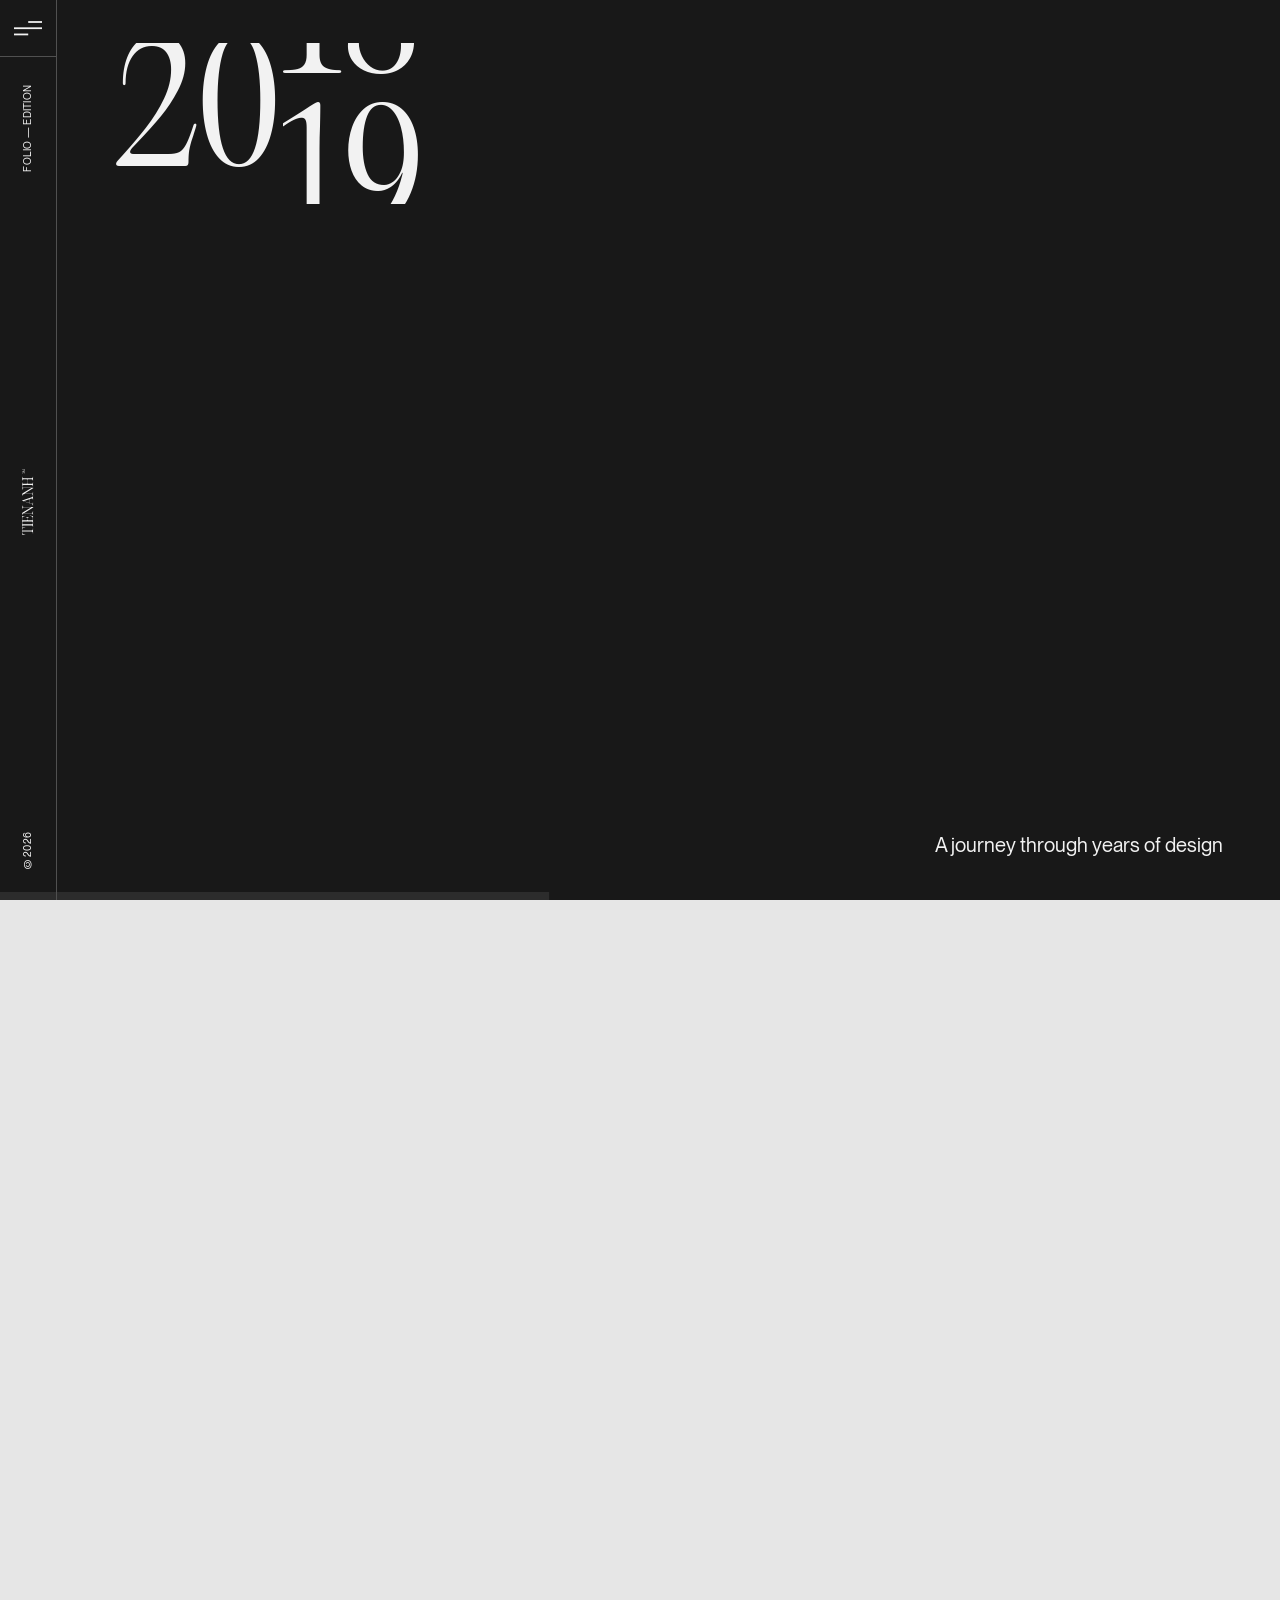
<file: index.html>
<!DOCTYPE html><html lang="en"> <head><meta charset="UTF-8"><meta name="viewport" content="width=device-width"><link rel="icon" type="image/png" href="/_astro/favicon.Dzio11Ed.png?v=2"><meta name="description" content="Independent designer crafting digital products, brand experiences, and thoughtful interactions."><meta property="og:title" content="Tien Anh ─ Independent Designer"><meta property="og:description" content="Independent designer crafting digital products, brand experiences, and thoughtful interactions."><meta property="og:image" content="/_astro/social-share.6vvvIo3Z.png"><meta property="og:type" content="website"><meta name="twitter:card" content="summary_large_image"><meta name="twitter:title" content="Tien Anh ─ Independent Designer"><meta name="twitter:description" content="Independent designer crafting digital products, brand experiences, and thoughtful interactions."><meta name="twitter:image" content="/_astro/social-share.6vvvIo3Z.png"><meta name="generator" content="Astro v6.3.1"><title>Tien Anh ─ Independent Designer</title><script>
      if ("scrollRestoration" in history) {
        history.scrollRestoration = "manual";
      }
      window.scrollTo(0, 0);
    </script><style>@media(min-width:768px){[data-astro-cid-p35cuy7o][data-work-image]{will-change:transform,opacity}[data-astro-cid-p35cuy7o][data-work-item-arrow]{transform:translate(calc(-1 * var(--scale)),calc(1 * var(--scale))) scale(.6);transform-origin:left bottom;transition:opacity .3s ease-out,transform .45s cubic-bezier(.22,1,.36,1);will-change:transform,opacity}[data-astro-cid-p35cuy7o][data-work-item-index]:is(:hover,:focus-within) [data-astro-cid-p35cuy7o][data-work-item-arrow]{opacity:1!important;transform:translate(0) scale(1)}}[data-section=loading] [data-name-line-text]>.word:first-child{margin:-.18em -.24em -.24em -.18em;padding:.18em .24em .24em .18em}
</style>
<link rel="stylesheet" href="/_astro/global.BvueZpQ-.css">
<style>@media(min-width:768px)and (max-width:1024px)and (orientation:portrait){.tablet-orientation-notice[data-astro-cid-ggzamrjs]{display:flex}}
</style></head> <body class="overflow-x-hidden antialiased"> <!-- Figma Header - Mobile 390×64 (node 1366:1935); desktop rail unchanged at md: --><header class="fixed z-[110] opacity-0 inset-x-0 top-0 flex w-full flex-row items-center justify-between border-b border-(--header-border) bg-(--header-bg) text-(--header-text) px-5 py-4 md:inset-x-auto md:inset-y-0 md:left-0 md:right-auto md:bottom-0 md:w-16 md:flex-col md:items-center md:justify-start md:px-0 md:py-0 md:border-b-0 md:border-r" style="--header-bg: transparent; --header-text: #f2f2f2; --header-border: #505050" data-intro-header aria-label="Global site header"> <div class="pointer-events-none absolute -bottom-px left-0 z-10 h-px w-full origin-left bg-[#8A8178] will-change-transform md:top-0 md:bottom-auto md:h-dvh md:w-[calc(0.3_*_var(--scale))] md:origin-top" data-header-scroll-progress aria-hidden="true"></div> <a href="/" class="block w-15 shrink-0 text-(--header-text) md:hidden" aria-label="Back to home"> <svg class="block w-full" viewBox="0 0 60 27" fill="none" xmlns="http://www.w3.org/2000/svg"> <path d="M55.0061 1.0515C54.9777 0.987125 54.9386 0.954936 54.889 0.954936C54.8464 0.954936 54.8251 0.987125 54.8251 1.0515V3.62661C54.8251 4.03434 54.8854 4.30973 55.0061 4.45279C55.1339 4.5887 55.3255 4.65665 55.5811 4.65665C55.645 4.65665 55.6769 4.68169 55.6769 4.73176C55.6769 4.79614 55.645 4.82833 55.5811 4.82833C55.4178 4.82833 55.2439 4.8176 55.0593 4.79614C54.9032 4.78183 54.7931 4.77468 54.7292 4.77468C54.6653 4.77468 54.5482 4.78183 54.3779 4.79614C54.2004 4.8176 54.03 4.82833 53.8667 4.82833C53.8029 4.82833 53.7709 4.79614 53.7709 4.73176C53.7709 4.67454 53.8029 4.64592 53.8667 4.64592C54.1294 4.64592 54.3211 4.57797 54.4417 4.44206C54.5695 4.30615 54.6334 4.03434 54.6334 3.62661V0.997854C54.6334 0.718884 54.5908 0.522175 54.5056 0.407726C54.4275 0.293276 54.2891 0.236051 54.0904 0.236051L52.8445 0.236051C52.6813 0.236051 52.5996 0.346925 52.5996 0.56867V3.61588C52.5925 4.0236 52.6635 4.299 52.8126 4.44206C52.9688 4.57797 53.203 4.64592 53.5154 4.64592C53.5934 4.64592 53.6325 4.67454 53.6325 4.73176C53.6325 4.79614 53.5934 4.82833 53.5154 4.82833C53.3166 4.82833 53.1036 4.8176 52.8765 4.79614C52.6067 4.78183 52.4293 4.77468 52.3441 4.77468H52.2483C52.1418 4.77468 51.9324 4.78183 51.62 4.79614C51.2793 4.81044 51.0308 4.8176 50.8747 4.8176C50.7824 4.8176 50.7362 4.78898 50.7362 4.73176C50.7362 4.67454 50.7788 4.64592 50.864 4.64592C51.2402 4.64592 51.5171 4.57797 51.6946 4.44206C51.872 4.299 51.9608 4.0236 51.9608 3.61588V0.56867C51.9608 0.461374 51.9395 0.379114 51.8969 0.321889C51.8543 0.264664 51.7904 0.236051 51.7052 0.236051L50.9385 0.236051C50.7256 0.236051 50.5659 0.343348 50.4594 0.55794C50.36 0.772532 50.2606 1.13376 50.1612 1.64163C50.1541 1.71316 50.1187 1.74893 50.0548 1.74893C50.0122 1.74893 49.9944 1.70243 50.0015 1.60944L50.0228 1.38412C50.037 1.26967 50.0512 1.10873 50.0654 0.901288L50.0548 0.504292C50.0477 0.439914 50.0441 0.350501 50.0441 0.236051C50.0441 0.178827 50.0583 0.128755 50.0867 0.0858367C50.1151 0.0357653 50.1541 0.0107297 50.2038 0.0107297C50.2535 0.0107297 50.3423 0.0178831 50.47 0.0321891C50.6262 0.0464955 50.7753 0.0536484 50.9173 0.0536484L54.9954 0.0536484C55.1019 0.0536484 55.1871 0.0751082 55.251 0.118027C55.322 0.153792 55.3788 0.232476 55.4214 0.354078L56.795 3.92704C56.8021 3.96281 56.8304 3.98069 56.8801 3.98069C56.9156 3.98069 56.944 3.96638 56.9653 3.93777L58.4454 0.332619C58.4951 0.21817 58.5377 0.143062 58.5732 0.107297C58.6158 0.0715315 58.6832 0.0536484 58.7755 0.0536484L58.9458 0.0536484C59.0168 0.0536484 59.1659 0.0464955 59.3931 0.0321891C59.5634 0.0107297 59.7338 0 59.9042 0C59.9397 0 59.9645 0.00715298 59.9787 0.0214594C59.9929 0.0286124 60 0.0500713 60 0.0858367C60 0.143061 59.9716 0.171674 59.9148 0.171674C59.6522 0.171674 59.457 0.243205 59.3292 0.386266C59.2085 0.522175 59.1482 0.793992 59.1482 1.20172V3.62661C59.1482 4.03434 59.2085 4.30973 59.3292 4.45279C59.457 4.5887 59.6522 4.65665 59.9148 4.65665C59.9716 4.65665 60 4.68169 60 4.73176C60 4.76753 59.9929 4.79256 59.9787 4.80687C59.9645 4.82117 59.9397 4.82833 59.9042 4.82833C59.7409 4.82833 59.567 4.8176 59.3824 4.79614C59.1553 4.78183 59.0097 4.77468 58.9458 4.77468H58.7009C58.63 4.77468 58.4809 4.78183 58.2537 4.79614C58.0834 4.8176 57.913 4.82833 57.7426 4.82833C57.7071 4.82833 57.6823 4.82117 57.6681 4.80687C57.6539 4.79256 57.6468 4.76753 57.6468 4.73176C57.6468 4.67454 57.6752 4.64592 57.732 4.64592C57.9946 4.64592 58.1863 4.57797 58.307 4.44206C58.4347 4.30615 58.4986 4.03434 58.4986 3.62661V1.0515C58.4986 0.994278 58.4809 0.965666 58.4454 0.965666C58.4099 0.965666 58.378 0.994278 58.3496 1.0515L56.7311 4.91416C56.7098 4.97139 56.6707 5 56.6139 5C56.5642 5 56.5287 4.97139 56.5075 4.91416L55.0061 1.0515Z" fill="currentColor"></path> <path d="M6.208 25.824Q4.832 25.920 3.488 25.920Q3.200 25.920 3.088 25.856Q2.976 25.792 2.976 25.632Q2.976 25.376 3.456 25.376Q5.504 25.376 6.496 24.768Q7.488 24.160 7.488 22.336L7.488 1.664Q7.488 1.152 7.232 0.880Q6.976 0.608 6.528 0.608L4.544 0.608Q2.848 0.608 1.920 2.256Q0.992 3.904 0.640 7.072Q0.608 7.328 0.544 7.440Q0.480 7.552 0.320 7.552Q0.160 7.552 0.128 7.440Q0.096 7.328 0.096 7.072Q0.096 6.752 0.160 5.728Q0.224 4.512 0.224 3.712Q0.224 2.912 0.064 1.632Q0.000 0.928 0.000 0.768Q0.000 0.000 0.480 0.000Q0.896 0.000 1.792 0.064Q3.520 0.160 3.808 0.160L13.920 0.160Q14.208 0.160 15.936 0.064Q16.832 0.000 17.248 0.000Q17.728 0.000 17.728 0.768Q17.728 0.928 17.664 1.632Q17.504 2.912 17.504 3.712Q17.504 4.512 17.568 5.728Q17.632 6.752 17.632 7.072L17.632 7.232Q17.632 7.552 17.408 7.552Q17.248 7.552 17.184 7.440Q17.120 7.328 17.088 7.072Q16.736 3.904 15.824 2.256Q14.912 0.608 13.216 0.608L11.232 0.608Q10.784 0.608 10.528 0.880Q10.272 1.152 10.272 1.664L10.240 22.336Q10.240 24.160 11.216 24.784Q12.192 25.408 14.272 25.408Q14.528 25.408 14.624 25.456Q14.720 25.504 14.720 25.664Q14.720 25.792 14.608 25.856Q14.496 25.920 14.240 25.920Q12.896 25.920 11.456 25.824Q9.792 25.760 9.184 25.760L8.544 25.760Q7.936 25.760 6.208 25.824Z" fill="currentColor"></path> <path d="M17.440 25.376Q18.912 25.376 19.824 24.800Q20.736 24.224 21.280 22.496L28.544 -0.128Q28.672 -0.352 28.864 -0.352L29.312 -0.352Q29.568 -0.352 29.632 -0.128L36.960 22.496Q37.504 24.224 38.352 24.800Q39.200 25.376 40.544 25.376Q40.704 25.376 40.768 25.424Q40.832 25.472 40.832 25.632Q40.832 25.920 40.512 25.920Q39.680 25.920 38.816 25.824Q37.664 25.760 37.312 25.760L36.000 25.760Q35.488 25.760 33.952 25.824Q32.704 25.920 31.552 25.920Q31.296 25.920 31.200 25.856Q31.104 25.792 31.104 25.632Q31.104 25.376 31.520 25.376Q32.928 25.376 33.600 25.056Q34.272 24.736 34.272 23.840Q34.272 23.360 34.016 22.496L32.736 18.368Q32.576 17.792 32.064 17.424Q31.552 17.056 30.976 17.056L24.896 17.056Q24.288 17.056 23.792 17.424Q23.296 17.792 23.104 18.368L21.792 22.496Q21.536 23.360 21.536 23.840Q21.536 24.736 22.192 25.056Q22.848 25.376 24.256 25.376Q24.480 25.376 24.560 25.424Q24.640 25.472 24.640 25.632Q24.640 25.920 24.224 25.920Q23.648 25.920 22.432 25.856Q21.472 25.760 20.480 25.760Q19.680 25.760 18.912 25.856Q17.888 25.920 17.472 25.920Q17.280 25.920 17.200 25.856Q17.120 25.792 17.120 25.632Q17.120 25.376 17.440 25.376ZM24.064 15.680Q24.064 16.096 24.336 16.336Q24.608 16.576 25.088 16.576L30.816 16.576Q31.296 16.576 31.568 16.336Q31.840 16.096 31.840 15.680Q31.840 15.552 31.776 15.296L28.384 4.512Q28.256 3.936 27.968 3.936Q27.744 3.936 27.552 4.512L24.128 15.296Z" fill="currentColor"></path> </svg> </a> <button id="menu-toggle" type="button" disabled class="flex shrink-0 cursor-pointer items-center justify-center outline-none enabled:hover:opacity-80 md:h-16 md:w-full md:border-b md:border-(--header-border)" aria-expanded="false" aria-controls="fullscreen-menu" aria-label="Open menu"> <svg class="size-8" viewBox="0 0 32 32" fill="none" xmlns="http://www.w3.org/2000/svg" aria-hidden="true"> <rect y="15" width="32" height="2" fill="currentColor"></rect> <rect data-menu-icon-bar="lower" x="0" y="22" width="16" height="2" fill="currentColor"></rect> <rect data-menu-icon-bar="upper" x="16" y="8" width="16" height="2" fill="currentColor"></rect> </svg> </button> <div class="hidden flex-1 flex-col items-center justify-between py-6 md:flex md:py-8"> <p class="vt-rl vt-reading-up text-[calc(1_*_var(--scale))] uppercase tracking-wide md:text-[calc(1.1_*_var(--scale))]">
Folio — Edition
</p> <a href="/" class="block w-[calc(1.33_*_var(--scale))] shrink-0 text-(--header-text)" aria-label="Back to home"> <svg class="block w-full" viewBox="0 0 14 79" fill="none" xmlns="http://www.w3.org/2000/svg"> <path d="M1.1866 2.9957C1.11582 3.02764 1.10295 3.10428 1.1866 3.10428L2.73084 3.10428C3.25201 3.10428 3.34853 2.93182 3.34853 2.65078C3.34853 2.61245 3.3614 2.5933 3.39357 2.5933C3.43861 2.5933 3.45148 2.61245 3.45148 2.65078C3.45148 2.80408 3.42574 3.01486 3.41931 3.16177C3.42574 3.31507 3.45148 3.52585 3.45148 3.67915C3.45148 3.71747 3.43861 3.73664 3.39357 3.73664C3.3614 3.73664 3.3421 3.71747 3.3421 3.67915C3.3421 3.3981 3.25201 3.21926 2.73084 3.21926L1.15443 3.21926C0.819843 3.21926 0.697591 3.30229 0.697591 3.54501L0.697591 4.29234C0.697591 4.39454 0.774803 4.43925 0.897055 4.43925L2.7244 4.43925C3.24558 4.44564 3.3421 4.22846 3.3421 3.88993C3.3421 3.83883 3.35496 3.81968 3.39357 3.81968C3.43218 3.81968 3.45148 3.83883 3.45148 3.88993C3.45148 4.1071 3.41931 4.4137 3.41931 4.59255L3.41931 4.65003C3.41931 4.86081 3.44504 5.21851 3.44504 5.47401C3.44504 5.53149 3.43218 5.55704 3.39357 5.55704C3.35496 5.55704 3.3421 5.53149 3.3421 5.48039C3.3421 5.0716 3.24558 4.82249 2.7244 4.82249L0.897055 4.82249C0.774803 4.82249 0.697591 4.8736 0.697591 4.97579L0.697591 5.43568C0.697591 5.71673 1.00644 5.79977 1.54049 5.90197C1.58553 5.90835 1.60483 5.92751 1.60483 5.96584C1.60483 5.99777 1.57909 6.00416 1.52118 5.99778C1.37963 5.985 1.25738 5.96584 1.09652 5.95945C0.942095 5.95945 0.80054 5.97223 0.697591 5.97223C0.633248 5.97223 0.562471 5.94029 0.562471 5.87641C0.562471 5.75505 0.588208 5.65286 0.588208 5.44846L0.588208 3.00209C0.588208 2.88711 0.613945 2.80407 0.768369 2.74659L2.911 1.92261C2.95604 1.90984 2.95604 1.84596 2.91743 1.82042L0.7555 0.932569C0.626814 0.875082 0.588208 0.849527 0.588208 0.734554L0.588208 0.632359C0.588208 0.485449 0.556036 0.229953 0.556036 0.0574938C0.556036 0.0127817 0.568905 5.81325e-07 0.607511 5.79637e-07C0.646117 5.7795e-07 0.658985 0.0127832 0.658985 0.051108C0.658985 0.338541 0.7555 0.510996 1.27668 0.510996L2.73084 0.510996C3.25201 0.510996 3.34853 0.338541 3.34853 0.0511079C3.34853 0.012783 3.3614 4.59261e-07 3.39357 4.57855e-07C3.43861 4.55886e-07 3.45148 0.0127816 3.45148 0.0574937C3.45148 0.236341 3.41931 0.485449 3.41931 0.632359L3.41931 0.779266C3.41931 0.926176 3.45148 1.18167 3.45148 1.35413C3.45148 1.39884 3.43861 1.41162 3.39357 1.41162C3.3614 1.41162 3.3421 1.39884 3.3421 1.36052C3.3421 1.07947 3.25201 0.900629 2.73084 0.900629L1.1866 0.900629C1.12226 0.900629 1.10939 0.951728 1.1866 0.990052L3.50295 1.96094C3.57373 1.99287 3.57373 2.06952 3.50295 2.09507L1.1866 2.9957Z" fill="currentColor"></path> <path d="M13.088 74.836Q13.136 75.524 13.136 76.196Q13.136 76.340 13.104 76.396Q13.072 76.452 12.992 76.452Q12.864 76.452 12.864 76.212Q12.864 75.188 12.560 74.692Q12.256 74.196 11.344 74.196L1.008 74.196Q0.752 74.196 0.616 74.324Q0.480 74.452 0.480 74.676L0.480 75.668Q0.480 76.516 1.304 76.980Q2.128 77.444 3.712 77.620Q3.840 77.636 3.896 77.668Q3.952 77.700 3.952 77.780Q3.952 77.860 3.896 77.876Q3.840 77.892 3.712 77.892Q3.552 77.892 3.040 77.860Q2.432 77.828 2.032 77.828Q1.632 77.828 0.992 77.908Q0.640 77.940 0.560 77.940Q0.176 77.940 0.176 77.700Q0.176 77.492 0.208 77.044Q0.256 76.180 0.256 76.036L0.256 70.980Q0.256 70.836 0.208 69.972Q0.176 69.524 0.176 69.316Q0.176 69.076 0.560 69.076Q0.640 69.076 0.992 69.108Q1.632 69.188 2.032 69.188Q2.432 69.188 3.040 69.156Q3.552 69.124 3.712 69.124L3.792 69.124Q3.952 69.124 3.952 69.236Q3.952 69.316 3.896 69.348Q3.840 69.380 3.712 69.396Q2.128 69.572 1.304 70.028Q0.480 70.484 0.480 71.332L0.480 72.324Q0.480 72.548 0.616 72.676Q0.752 72.804 1.008 72.804L11.344 72.820Q12.256 72.820 12.568 72.332Q12.880 71.844 12.880 70.804Q12.880 70.676 12.904 70.628Q12.928 70.580 13.008 70.580Q13.072 70.580 13.104 70.636Q13.136 70.692 13.136 70.820Q13.136 71.492 13.088 72.212Q13.056 73.044 13.056 73.348L13.056 73.668Q13.056 73.972 13.088 74.836Z" fill="currentColor"></path> <path d="M0.432 68.500Q0.432 68.612 0.400 68.652Q0.368 68.692 0.304 68.692Q0.224 68.692 0.200 68.644Q0.176 68.596 0.176 68.484Q0.176 67.940 0.224 67.364Q0.256 66.660 0.256 66.420L0.256 65.908Q0.256 65.668 0.224 64.964Q0.176 64.388 0.176 63.844Q0.176 63.636 0.304 63.636Q0.432 63.636 0.432 63.828Q0.432 64.660 0.744 65.068Q1.056 65.476 1.968 65.476L11.344 65.476Q12.256 65.476 12.568 65.076Q12.880 64.676 12.880 63.828Q12.880 63.636 13.008 63.636Q13.088 63.652 13.112 63.692Q13.136 63.732 13.136 63.844Q13.136 64.388 13.088 64.964Q13.056 65.668 13.056 65.908L13.056 66.420Q13.056 66.660 13.088 67.364Q13.136 67.940 13.136 68.484Q13.136 68.612 13.104 68.652Q13.072 68.692 12.992 68.692Q12.864 68.692 12.864 68.500Q12.864 67.668 12.560 67.268Q12.256 66.868 11.344 66.868L1.968 66.868Q1.056 66.868 0.744 67.268Q0.432 67.668 0.432 68.500Z" fill="currentColor"></path> <path d="M13.104 56.468Q13.056 57.284 13.056 57.524L13.056 61.716Q13.056 61.956 13.088 62.660Q13.136 63.236 13.136 63.780Q13.136 63.908 13.104 63.948Q13.072 63.988 12.992 63.988Q12.864 63.988 12.864 63.796Q12.864 62.964 12.560 62.564Q12.256 62.164 11.344 62.164L1.968 62.164Q1.056 62.164 0.744 62.564Q0.432 62.964 0.432 63.796Q0.432 63.908 0.400 63.948Q0.368 63.988 0.304 63.988Q0.224 63.988 0.200 63.940Q0.176 63.892 0.176 63.780Q0.176 63.236 0.224 62.660Q0.256 61.956 0.256 61.716L0.256 57.444Q0.256 57.188 0.208 56.516Q0.176 56.196 0.176 56.116Q0.176 55.908 0.280 55.836Q0.384 55.764 0.592 55.764L1.360 55.764Q1.904 55.764 2.160 55.748Q2.608 55.716 3.120 55.628Q3.632 55.540 3.776 55.508L3.872 55.492Q4.032 55.492 4.032 55.620Q4.032 55.748 3.792 55.796Q2.432 56.084 1.744 56.372Q1.056 56.660 0.768 57.108Q0.480 57.556 0.480 58.324L0.480 60.004Q0.480 60.388 0.696 60.580Q0.912 60.772 1.280 60.772L5.568 60.772Q5.872 60.772 6.064 60.588Q6.256 60.404 6.256 60.132L6.256 58.468Q6.256 57.652 5.856 57.372Q5.456 57.092 4.624 57.092Q4.432 57.092 4.432 56.980Q4.432 56.900 4.480 56.876Q4.528 56.852 4.640 56.852Q4.928 56.852 5.568 56.884Q5.968 56.932 6.368 56.932Q6.608 56.932 7.120 56.900Q7.648 56.852 8.112 56.852Q8.224 56.852 8.264 56.876Q8.304 56.900 8.304 56.980Q8.304 57.092 8.112 57.092Q7.280 57.092 6.880 57.372Q6.480 57.652 6.480 58.468L6.480 60.084Q6.480 60.388 6.656 60.580Q6.832 60.772 7.104 60.772L11.840 60.772Q12.416 60.772 12.616 60.604Q12.816 60.436 12.816 59.908L12.816 58.276Q12.816 57.572 12.536 57.108Q12.256 56.644 11.544 56.220Q10.832 55.796 9.360 55.188Q9.104 55.092 9.104 54.996Q9.104 54.884 9.216 54.884Q9.264 54.884 9.360 54.916L9.968 55.108Q10.096 55.156 10.304 55.220Q10.512 55.284 10.832 55.380Q11.392 55.540 11.800 55.596Q12.208 55.652 12.720 55.652Q12.928 55.652 13.032 55.724Q13.136 55.796 13.136 55.988Q13.136 56.116 13.104 56.468Z" fill="currentColor"></path> <path d="M13.216 45.684L3.120 51.844Q2.896 51.956 2.896 52.068Q2.896 52.196 3.216 52.196L11.344 52.196Q12.256 52.196 12.568 51.668Q12.880 51.140 12.880 50.020Q12.880 49.764 13.008 49.764Q13.136 49.764 13.136 50.036Q13.136 50.628 13.088 51.284Q13.056 51.988 13.056 52.324Q13.056 52.596 13.088 53.204Q13.136 53.796 13.136 54.372Q13.136 54.500 13.104 54.556Q13.072 54.612 12.992 54.612Q12.864 54.612 12.864 54.388Q12.864 53.396 12.560 52.924Q12.256 52.452 11.344 52.452L2.864 52.452Q2.576 52.452 2.224 52.556Q1.872 52.660 1.616 52.820L1.264 53.028Q0.880 53.268 0.656 53.684Q0.432 54.100 0.432 54.548Q0.432 54.660 0.408 54.700Q0.384 54.740 0.320 54.740Q0.176 54.740 0.176 54.532Q0.176 54.052 0.208 53.348Q0.240 52.836 0.240 52.532Q0.272 52.180 0.400 51.972Q0.528 51.764 0.848 51.572L10.640 45.604Q10.864 45.476 10.864 45.380Q10.864 45.252 10.528 45.252L1.968 45.252Q1.056 45.252 0.744 45.780Q0.432 46.308 0.432 47.428Q0.432 47.684 0.304 47.684Q0.176 47.684 0.176 47.412Q0.176 47.076 0.208 46.308Q0.256 45.700 0.256 45.108Q0.256 44.660 0.208 44.212Q0.176 43.604 0.176 43.364Q0.176 43.156 0.304 43.156Q0.432 43.156 0.432 43.348Q0.432 44.180 0.744 44.588Q1.056 44.996 1.968 44.996L13.200 44.996Q13.312 44.996 13.312 45.108L13.312 45.492Q13.312 45.588 13.216 45.684Z" fill="currentColor"></path> <path d="M12.864 43.284Q12.864 42.548 12.576 42.092Q12.288 41.636 11.424 41.364L0.112 37.732Q0.000 37.668 0.000 37.572L0.000 37.348Q0.000 37.220 0.112 37.188L11.424 33.524Q12.288 33.252 12.576 32.828Q12.864 32.404 12.864 31.732Q12.864 31.652 12.888 31.620Q12.912 31.588 12.992 31.588Q13.136 31.588 13.136 31.748Q13.136 32.164 13.088 32.596Q13.056 33.172 13.056 33.348L13.056 34.004Q13.056 34.260 13.088 35.028Q13.136 35.652 13.136 36.228Q13.136 36.356 13.104 36.404Q13.072 36.452 12.992 36.452Q12.864 36.452 12.864 36.244Q12.864 35.540 12.704 35.204Q12.544 34.868 12.096 34.868Q11.856 34.868 11.424 34.996L9.360 35.636Q9.072 35.716 8.888 35.972Q8.704 36.228 8.704 36.516L8.704 39.556Q8.704 39.860 8.888 40.108Q9.072 40.356 9.360 40.452L11.424 41.108Q11.856 41.236 12.096 41.236Q12.544 41.236 12.704 40.908Q12.864 40.580 12.864 39.876Q12.864 39.764 12.888 39.724Q12.912 39.684 12.992 39.684Q13.136 39.684 13.136 39.892Q13.136 40.180 13.104 40.788Q13.056 41.268 13.056 41.764Q13.056 42.164 13.104 42.548Q13.136 43.060 13.136 43.268Q13.136 43.364 13.104 43.404Q13.072 43.444 12.992 43.444Q12.864 43.444 12.864 43.284ZM8.016 39.972Q8.224 39.972 8.344 39.836Q8.464 39.700 8.464 39.460L8.464 36.596Q8.464 36.356 8.344 36.220Q8.224 36.084 8.016 36.084Q7.952 36.084 7.824 36.116L2.432 37.812Q2.144 37.876 2.144 38.020Q2.144 38.132 2.432 38.228L7.824 39.940Z" fill="currentColor"></path> <path d="M13.216 22.916L3.120 29.076Q2.896 29.188 2.896 29.300Q2.896 29.428 3.216 29.428L11.344 29.428Q12.256 29.428 12.568 28.900Q12.880 28.372 12.880 27.252Q12.880 26.996 13.008 26.996Q13.136 26.996 13.136 27.268Q13.136 27.860 13.088 28.516Q13.056 29.220 13.056 29.556Q13.056 29.828 13.088 30.436Q13.136 31.028 13.136 31.604Q13.136 31.732 13.104 31.788Q13.072 31.844 12.992 31.844Q12.864 31.844 12.864 31.620Q12.864 30.628 12.560 30.156Q12.256 29.684 11.344 29.684L2.864 29.684Q2.576 29.684 2.224 29.788Q1.872 29.892 1.616 30.052L1.264 30.260Q0.880 30.500 0.656 30.916Q0.432 31.332 0.432 31.780Q0.432 31.892 0.408 31.932Q0.384 31.972 0.320 31.972Q0.176 31.972 0.176 31.764Q0.176 31.284 0.208 30.580Q0.240 30.068 0.240 29.764Q0.272 29.412 0.400 29.204Q0.528 28.996 0.848 28.804L10.640 22.836Q10.864 22.708 10.864 22.612Q10.864 22.484 10.528 22.484L1.968 22.484Q1.056 22.484 0.744 23.012Q0.432 23.540 0.432 24.660Q0.432 24.916 0.304 24.916Q0.176 24.916 0.176 24.644Q0.176 24.308 0.208 23.540Q0.256 22.932 0.256 22.340Q0.256 21.892 0.208 21.444Q0.176 20.836 0.176 20.596Q0.176 20.388 0.304 20.388Q0.432 20.388 0.432 20.580Q0.432 21.412 0.744 21.820Q1.056 22.228 1.968 22.228L13.200 22.228Q13.312 22.228 13.312 22.340L13.312 22.724Q13.312 22.820 13.216 22.916Z" fill="currentColor"></path> <path d="M0.432 13.780Q0.432 13.956 0.320 13.956Q0.240 13.956 0.208 13.916Q0.176 13.876 0.176 13.764Q0.176 13.268 0.224 12.724Q0.256 12.084 0.256 11.860L0.256 11.316Q0.256 11.060 0.224 10.356Q0.176 9.780 0.176 9.236Q0.176 9.124 0.200 9.084Q0.224 9.044 0.304 9.044Q0.368 9.044 0.400 9.084Q0.432 9.124 0.432 9.236Q0.432 10.068 0.744 10.468Q1.056 10.868 1.968 10.868L11.344 10.868Q12.256 10.868 12.568 10.468Q12.880 10.068 12.880 9.236Q12.880 9.124 12.904 9.084Q12.928 9.044 13.008 9.044Q13.088 9.044 13.112 9.092Q13.136 9.140 13.136 9.252Q13.136 9.796 13.088 10.372Q13.056 11.076 13.056 11.316L13.056 11.860Q13.056 12.100 13.088 12.740Q13.136 13.268 13.136 13.764Q13.136 13.876 13.104 13.916Q13.072 13.956 12.992 13.956Q12.864 13.956 12.864 13.780Q12.864 12.996 12.560 12.628Q12.256 12.260 11.344 12.260L7.008 12.260Q6.720 12.260 6.528 12.452Q6.336 12.644 6.336 12.948L6.336 16.804Q6.336 17.108 6.528 17.300Q6.720 17.492 7.008 17.492L11.344 17.492Q12.256 17.492 12.568 17.124Q12.880 16.756 12.880 15.972Q12.880 15.796 12.992 15.796Q13.072 15.796 13.104 15.836Q13.136 15.876 13.136 15.988Q13.136 16.468 13.088 17.028Q13.056 17.668 13.056 17.892L13.056 18.436Q13.056 18.676 13.088 19.380Q13.136 19.956 13.136 20.500Q13.136 20.628 13.104 20.668Q13.072 20.708 12.992 20.708Q12.864 20.708 12.864 20.516Q12.864 19.684 12.560 19.284Q12.256 18.884 11.344 18.884L1.968 18.884Q1.056 18.884 0.744 19.284Q0.432 19.684 0.432 20.516Q0.432 20.628 0.400 20.668Q0.368 20.708 0.304 20.708Q0.224 20.708 0.200 20.660Q0.176 20.612 0.176 20.500Q0.176 19.956 0.224 19.380Q0.256 18.676 0.256 18.436L0.256 17.892Q0.256 17.652 0.224 17.012Q0.176 16.484 0.176 15.988Q0.176 15.876 0.200 15.836Q0.224 15.796 0.304 15.796Q0.432 15.796 0.432 15.972Q0.432 16.740 0.744 17.116Q1.056 17.492 1.968 17.492L5.408 17.492Q5.712 17.492 5.904 17.300Q6.096 17.108 6.096 16.804L6.096 12.948Q6.096 12.644 5.904 12.452Q5.712 12.260 5.408 12.260L1.968 12.260Q1.056 12.260 0.744 12.628Q0.432 12.996 0.432 13.780Z" fill="currentColor"></path> </svg> </a> <p class="vt-rl vt-reading-up text-[calc(1_*_var(--scale))] uppercase tracking-wide md:text-[calc(1.1_*_var(--scale))]">
© 2026 </p> </div> </header> <script type="module" src="/_astro/Header.astro_astro_type_script_index_0_lang.-_d_Djl9.js"></script> <dialog id="fullscreen-menu" class="fixed inset-0 z-[90] m-0 h-dvh max-h-none w-full max-w-none border-0 bg-transparent p-0 backdrop:bg-transparent open:flex open:flex-col" aria-label="Site navigation" aria-modal="true"> <div data-menu-reveal class="relative flex min-h-0 min-w-0 flex-1 flex-col bg-[#2e2b28] text-[#faf9f6]"> <!-- Figma Menu mobile (1334:1531): close lives in fixed Header; desktop keeps text control --> <button type="button" class="absolute right-4 top-8 hidden font-serif-2 text-[calc(3.2_*_var(--scale))] font-normal uppercase leading-none opacity-0 outline-none hover:opacity-80 md:block md:right-16 md:top-(--vg) md:text-[3.6vh] cursor-pointer" data-menu-close data-reveal-line aria-label="Close menu">
Close
</button> <!-- Mobile band: px-5, pt below 64px header + 32px (Figma Section 1334:1538); desktop uses absolute rails --> <div class="flex min-h-0 flex-1 flex-col px-5 pt-24 pb-5 md:contents md:p-0"> <div class="flex min-h-0 flex-1 flex-col justify-between md:contents"> <nav class="flex flex-col gap-6 md:absolute md:left-32 md:top-(--vg) xl:gap-[3.6vh]" aria-label="Primary"> <a class="group flex items-center gap-5 text-[#faf9f6] opacity-25 outline-none hover:opacity-90 data-[nav-active=true]:opacity-100 xl:gap-6 text-[calc(6.8*var(--scale))] md:text-[min(20vh,15vw)]" href="/" data-nav-item> <span class="w-6 shrink-0 font-serif text-[0.3em] font-normal leading-[1.2] opacity-0 md:w-auto" data-reveal-line> 01. </span> <span class="relative inline-block"> <span class="font-serif font-normal uppercase leading-[0.9] opacity-0 md:tracking-[-0.04em]" data-reveal-line> Home </span>  </span> </a><a class="group flex items-center gap-5 text-[#faf9f6] opacity-25 outline-none hover:opacity-90 data-[nav-active=true]:opacity-100 xl:gap-6 text-[calc(6.8*var(--scale))] md:text-[min(20vh,15vw)]" href="/about" data-nav-item> <span class="w-6 shrink-0 font-serif text-[0.3em] font-normal leading-[1.2] opacity-0 md:w-auto" data-reveal-line> 02. </span> <span class="relative inline-block"> <span class="font-serif font-normal uppercase leading-[0.9] opacity-0 md:tracking-[-0.04em]" data-reveal-line> About </span>  </span> </a><a class="group flex items-center gap-5 text-[#faf9f6] opacity-25 outline-none hover:opacity-90 data-[nav-active=true]:opacity-100 xl:gap-6 text-[calc(6.8*var(--scale))] md:text-[min(20vh,15vw)]" href="/works" data-nav-item> <span class="w-6 shrink-0 font-serif text-[0.3em] font-normal leading-[1.2] opacity-0 md:w-auto" data-reveal-line> 03. </span> <span class="relative inline-block"> <span class="font-serif font-normal uppercase leading-[0.9] opacity-0 md:tracking-[-0.04em]" data-reveal-line> Works </span>  </span> </a><a class="group flex items-center gap-5 text-[#faf9f6] opacity-25 outline-none hover:opacity-90 data-[nav-active=true]:opacity-100 xl:gap-6 text-[calc(6.8*var(--scale))] md:text-[min(20vh,15vw)]" href="https://wa.me/84559026262" target="_blank" rel="noreferrer" data-nav-item> <span class="w-6 shrink-0 font-serif text-[0.3em] font-normal leading-[1.2] opacity-0 md:w-auto" data-reveal-line> 04. </span> <span class="relative inline-block"> <span class="font-serif font-normal uppercase leading-[0.9] opacity-0 md:tracking-[-0.04em]" data-reveal-line> Contact </span>  </span> </a> </nav> <div class="flex flex-wrap gap-6 border-t border-[#5f5a54] pt-5 text-sm font-medium leading-[1.2] md:absolute md:bottom-(--vg) md:right-16 md:border-0 md:pt-0 md:text-[1.8vh]"> <a class="to-link-underline opacity-0 outline-none" href="https://www.instagram.com/rieltieanh/" aria-label="Instagram" target="_blank" rel="noreferrer" data-to-link-underline data-social-link data-reveal-line> Instagram </a><a class="to-link-underline opacity-0 outline-none" href="https://www.facebook.com/jonodesignvietnam" aria-label="Facebook Own Agency" target="_blank" rel="noreferrer" data-to-link-underline data-social-link data-reveal-line> Own Agency (FB) </a><a class="to-link-underline opacity-0 outline-none" href="https://wa.me/84559026262" aria-label="WhatsApp 055 902 6262" target="_blank" rel="noreferrer" data-to-link-underline data-social-link data-reveal-line> WhatsApp: 055 902 6262 </a> </div> </div> </div> </div> </dialog> <script type="module" src="/_astro/FullscreenMenu.astro_astro_type_script_index_0_lang.D_q-HyZd.js"></script> <div id="dissolve-mount" aria-hidden="true"></div> <div class="tablet-orientation-notice fixed inset-0 z-[120] hidden items-center justify-center bg-[#2e2b28] px-8 text-center text-[#faf9f6]" role="status" aria-live="polite" data-astro-cid-ggzamrjs> <div class="max-w-[32rem]" data-astro-cid-ggzamrjs> <div class="mx-auto mb-8 flex h-24 w-24 items-center justify-center rounded-full border border-[#8a8178]" aria-hidden="true" data-astro-cid-ggzamrjs> <svg class="h-12 w-12" viewBox="0 0 48 48" fill="none" xmlns="http://www.w3.org/2000/svg" data-astro-cid-ggzamrjs> <path d="M13 12H35C36.6569 12 38 13.3431 38 15V33C38 34.6569 36.6569 36 35 36H13C11.3431 36 10 34.6569 10 33V15C10 13.3431 11.3431 12 13 12Z" stroke="currentColor" stroke-width="2" data-astro-cid-ggzamrjs></path> <path d="M17 8L13 12L17 16" stroke="currentColor" stroke-width="2" stroke-linecap="round" stroke-linejoin="round" data-astro-cid-ggzamrjs></path> <path d="M31 40L35 36L31 32" stroke="currentColor" stroke-width="2" stroke-linecap="round" stroke-linejoin="round" data-astro-cid-ggzamrjs></path> </svg> </div> <p class="font-serif text-[calc(3.2_*_var(--scale))] leading-none tracking-[-0.04em]" data-astro-cid-ggzamrjs>
Rotate your screen
</p> <p class="mt-5 text-base font-medium leading-[1.25] text-[#c8c0b8]" data-astro-cid-ggzamrjs>
Please turn your tablet to landscape for the best viewing experience.
</p> </div> </div>  <script type="module" src="/_astro/TabletOrientationNotice.astro_astro_type_script_index_0_lang.DmoMhxPB.js"></script> <main> <div data-horizontal-story class="bg-[#edeae6]" id="site-top"> <div data-horizontal-pin class="relative w-full md:h-dvh"> <div data-horizontal-track class="flex w-full flex-col md:h-dvh md:flex-row md:flex-nowrap"> <!-- Layout insets: Figma Home 1440×900 — https://www.figma.com/design/O7C1iWKOJ0y9FMHvDgUW6I/Personal-Site?node-id=1284-1355 --><section class="relative flex w-full flex-col shrink-0 h-dvh overflow-hidden bg-[#262220] text-[#f3eee8]" data-section="loading" data-header-bg="transparent" data-header-text="#f2f2f2" data-header-border="#505050" data-horizontal-panel data-start-year="2013" data-end-year="2026" aria-label="Loading introduction"> <div class="pointer-events-none absolute bottom-0 left-0 z-0 w-full origin-bottom-left bg-[#3A3632]" aria-hidden="true" data-loading-base-overlay></div> <!-- [data-hero-year] = clip shell; [data-year-row] = opacity + slide + --year-slot; suffix strip only animates last two digits. --> <div data-hero-year class="absolute inset-x-5 bottom-8 md:inset-x-auto md:left-32 md:top-(--vg) md:bottom-auto z-[2] overflow-hidden"> <div class="opacity-0 font-serif tabular-nums translate-z-0 [--year-slot:calc(8.4_*_var(--scale))] md:[--year-slot:calc(18.1_*_var(--scale))]" data-year-row aria-hidden="true"> <div class="flex h-[1em] w-max text-(length:--year-slot) leading-none"> <span class="flex h-full items-center overflow-hidden [&_.char]:inline-block" data-year-start-line> <span class="block whitespace-nowrap leading-none" data-year-start-text>20</span> </span> <div class="h-[1em] overflow-hidden"> <div data-year-strip class="translate-z-0"> <span class="year-strip-cell flex h-[1em] items-center leading-none tabular-nums"> <span class="flex h-full min-w-0 max-w-full items-center overflow-hidden [&_.char]:inline-block" data-year-start-line> <span class="block whitespace-nowrap leading-none" data-year-start-text> 13 </span> </span> </span><span class="year-strip-cell flex h-[1em] items-center leading-none tabular-nums">14</span><span class="year-strip-cell flex h-[1em] items-center leading-none tabular-nums">15</span><span class="year-strip-cell flex h-[1em] items-center leading-none tabular-nums">16</span><span class="year-strip-cell flex h-[1em] items-center leading-none tabular-nums">17</span><span class="year-strip-cell flex h-[1em] items-center leading-none tabular-nums">18</span><span class="year-strip-cell flex h-[1em] items-center leading-none tabular-nums">19</span><span class="year-strip-cell flex h-[1em] items-center leading-none tabular-nums">20</span><span class="year-strip-cell flex h-[1em] items-center leading-none tabular-nums">21</span><span class="year-strip-cell flex h-[1em] items-center leading-none tabular-nums">22</span><span class="year-strip-cell flex h-[1em] items-center leading-none tabular-nums">23</span><span class="year-strip-cell flex h-[1em] items-center leading-none tabular-nums">24</span><span class="year-strip-cell flex h-[1em] items-center leading-none tabular-nums">25</span><span class="year-strip-cell flex h-[1em] items-center leading-none tabular-nums">26</span> </div> </div> </div> </div> </div> <!-- Name hero: same inset; shell has no translateY (opacity + char motion only) --> <div data-hero-name class="absolute inset-x-5 bottom-8 md:inset-x-auto md:left-32 md:top-(--vg) md:bottom-auto z-[1]"> <div data-name-row class="w-full text-(length:--name-fs) leading-none opacity-0 [--name-fs:calc(9_*_var(--scale))] md:[--name-fs:calc(18.1_*_var(--scale))] tracking-[-0.04em] font-editorial-dlig" aria-hidden="true"> <h1 class="font-serif-2 leading-none uppercase [&_.word]:inline-block" data-name-heading> <span class="block w-max overflow-hidden pl-[0.2em] -ml-[0.2em] pt-[0.1em] -mt-[0.1em]"> <span class="block whitespace-nowrap" data-name-line-text>Tien</span> </span> <span class="block w-max overflow-hidden pl-[0.2em] -ml-[0.2em] pt-[0.1em] -mt-[0.1em]"> <span class="block whitespace-nowrap" data-name-line-text>Anh</span> </span> </h1> </div> </div> <p class="absolute inset-x-5 z-[1] font-normal leading-[1.3] text-[calc(1.8_*_var(--scale))] text-[#f3eee8] opacity-0 top-[calc(8.4_*_var(--scale))] md:inset-x-auto md:top-[calc(5.8_*_var(--scale))] md:right-16 md:w-[calc(40_*_var(--scale))] md:text-(length:--cta-fs) md:text-[#faf9f6]/90" data-reveal-line data-loading-tagline>
Independent designer based in Vietnam — focused on thoughtful, considered
    digital work.
</p> <p class="absolute bottom-12 left-4 z-[1] hidden text-base font-normal leading-[1.4] text-[#faf9f6]/85 opacity-0 md:block md:left-32 md:bottom-(--vg)" data-reveal-line> <span class="block overflow-hidden"> <span class="block whitespace-nowrap translate-z-0" data-line>HCMC, Vietnam</span> </span> <span class="block overflow-hidden"> <span class="block whitespace-nowrap translate-z-0 tabular-nums" data-line>
(GMT+7) <span data-clock>--:--</span> </span> </span> </p> <p class="absolute inset-x-5 z-[1] text-left font-normal leading-[1.2] text-[calc(1.8_*_var(--scale))] text-[#f3eee8] opacity-0 top-[calc(8.4_*_var(--scale))] md:inset-x-auto md:top-auto md:bottom-(--vg) md:right-16 md:text-right md:text-(length:--cta-fs) md:whitespace-nowrap" data-loading-journey-line>
A journey through years of design
</p> <p class="absolute bottom-12 left-1/2 z-[1] hidden w-full max-w-[calc(40_*_var(--scale))] -translate-x-1/2 px-4 text-left text-base font-normal leading-[1.4] text-[#faf9f6]/90 opacity-0 md:block md:left-[calc(50%_-_calc(16.8_*_var(--scale)))] md:w-[calc(40_*_var(--scale))] md:max-w-[calc(40_*_var(--scale))] md:translate-x-0 md:px-0 md:bottom-(--vg)" data-reveal-line> <span class="block overflow-hidden"> <span class="block whitespace-nowrap translate-z-0 w-full" data-line>Open for</span> </span> <span class="block overflow-hidden"> <span class="block whitespace-nowrap translate-z-0 w-full" data-line>collaborations</span> </span> </p> <p class="absolute bottom-12 right-4 z-[1] hidden text-right font-serif text-xl font-normal uppercase leading-none text-[#faf9f6]/80 opacity-0 md:block md:right-16 md:text-(length:--display-fs) md:bottom-(--vg)" data-reveal-line> <span class="block overflow-hidden"> <span class="block whitespace-nowrap translate-z-0" data-line>SCROLL</span> </span> </p> </section>  <script type="module" src="/_astro/Loading.astro_astro_type_script_index_0_lang.zYvD-WGL.js"></script> <section class="relative flex w-full flex-col shrink-0 overflow-hidden md:h-dvh bg-[#faf9f6] text-[#2e2b28]" data-section="home-about" aria-label="About" data-header-bg="#fafafa" data-header-text="#202020" data-header-border="#b0b0b0" data-horizontal-panel> <div class="relative flex min-h-0 flex-1 flex-col gap-12 px-5 py-14 md:gap-0 md:px-0 md:py-0"> <p class="font-serif text-lg font-normal uppercase leading-none md:absolute md:left-32 md:top-(--vg) md:text-2xl">
Chapter I
</p> <div class="flex w-full flex-col gap-5 md:absolute md:top-(--vg) md:right-16 md:z-10 md:w-[calc(61.4_*_var(--scale))] md:min-w-0" data-about-reveal-group-trigger> <p class="text-[calc(1.1_*_var(--scale))] uppercase leading-[1.2] opacity-0" data-about-reveal-label>
Quick intro
</p> <p class="text-2xl leading-[1.3] opacity-0 md:text-(length:--display-fs) font-medium" data-about-reveal-intro>
Hi, I’m Tien Anh — a designer with 10+ years of experience in digital
        products, websites, and visual systems, creating clear and thoughtful
        experiences.
</p> </div> <a class="to-link-underline inline-flex items-center gap-2 text-lg font-medium leading-[1.2] md:absolute md:bottom-(--vg) md:text-(length:--cta-fs) md:z-10 md:left-[calc(100%_-_calc(6.4_*_var(--scale))_-_calc(61.4_*_var(--scale)))]" href="/about" data-to-link-underline>
More about me
<svg preserveAspectRatio="none" width="100%" height="100%" overflow="visible" style="display: block;" viewBox="0 0 24 24" fill="none" class="size-5 shrink-0 md:size-6" aria-hidden="true">
<g id="arrow_forward">
<mask id="mask0_0_22" style="mask-type:alpha" maskUnits="userSpaceOnUse" x="0" y="0" width="24" height="24">
<rect id="Bounding box" width="24" height="24" fill="var(--fill-0, #d9d9d9)" />
</mask>
<g mask="url(#mask0_0_22)">
<path id="arrow_forward_2" d="M16.175 13H4V11H16.175L10.575 5.4L12 4L20 12L12 20L10.575 18.6L16.175 13Z" fill="currentColor" />
</g>
</g>
</svg> </a> <div class="flex w-full flex-col items-center gap-2 md:contents"> <div class="relative aspect-[300/400] w-full overflow-hidden md:absolute md:bottom-(--vg) md:right-16 md:z-0 md:aspect-auto md:h-(--portrait-h) md:w-(--portrait-w)" data-about-reveal-group-image-shell> <div class="pointer-events-none absolute inset-0 z-[5] bg-[#d8d1c8]" data-reveal-image-overlay aria-hidden="true" style="clip-path: inset(0 100% 0 0)"></div> <div class="relative z-10 size-full overflow-hidden opacity-0" data-reveal-image style="clip-path: inset(0 100% 0 0)"> <img src="/_astro/home-portrait.beOnDaN4_Z2jhemt.webp" alt="Portrait of Tien Anh." loading="lazy" decoding="async" width="882" height="1176" class="size-full object-cover object-bottom"> </div> </div> <blockquote class="w-full border-0 p-0 text-[calc(1.1_*_var(--scale))] font-normal uppercase leading-[1.4] not-italic md:absolute md:z-10 md:w-[calc(14.3_*_var(--scale))] md:left-[calc(100%_-_calc(6.4_*_var(--scale))_-_calc(61.4_*_var(--scale)))] md:top-(--portrait-top)"> <p class="mb-0 opacity-0" data-about-reveal-quote>
“Work for money.<br class="hidden md:block"> Design for love.”
</p> </blockquote> </div> <p class="hidden text-base font-normal leading-[1.4] opacity-0 md:absolute md:bottom-(--vg) md:left-32 md:block md:max-w-[calc(29.4_*_var(--scale))]" data-reveal-line>
Beyond design: football, watches, aquariums, and martial arts.
</p> </div> </section> <script type="module" src="/_astro/About.astro_astro_type_script_index_0_lang.DrXWdl1D.js"></script> <!--
  "More Work" cinematic expand panel.
  Layout layers (stacking order within the section):
    z-10  — expanding dark rect (absolute, centered; starts at scale 0 via JS)
    z-20  — text row (More / Work), visible above the rect while it grows
  The section's overflow-hidden clips both layers, giving a clean cinematic exit
  as the text flies apart and the rect fills the section bounds.

  Animation is driven entirely by initHorizontalScroll.ts — no script block
  needed here. On desktop, the master horizontal timeline inserts a "pause
  phase" at the point where this panel is centred in the viewport:
    Phase 1  — track slides to the panel's centred x position.
    Phase 2  — rect scales 0 → cover; More flies left; Work flies right.
    Phase 3  — track resumes to its final x position.

  On mobile, the native vertical story pins this 100svh panel for the same
  expand phase: the vertical rect scales to cover; More flies up; Work flies
  down.
--><section class="relative flex w-full flex-col shrink-0 overflow-hidden md:h-dvh h-[100svh] items-center justify-center bg-[#faf9f6] px-5 py-14 text-[#2e2b28] md:px-0 md:py-0" aria-label="More work" data-more-work-section data-header-bg="#fafafa" data-header-text="#202020" data-header-border="#b0b0b0" data-horizontal-panel> <!-- Desktop expanding rect: absolute-centered, z-10. --> <!-- JS sets scale(0) on init; scales to viewport-cover as the panel scrolls to center. --> <div class="pointer-events-none absolute inset-0 z-10 hidden items-center justify-center md:flex" aria-hidden="true"> <div data-more-work-rect class="h-[calc(14_*_var(--scale))] w-[calc(24.9_*_var(--scale))] overflow-hidden bg-[#d9d9d9]"> <video class="h-full w-full object-cover" src="/_astro/thework-desktop.BOEUPLXP.mp4" autoplay muted loop playsinline preload="metadata"></video> </div> </div> <!-- Text and mobile rect: centred layers, with a constant 16px visual gap. --> <div class="relative z-20 flex flex-1 items-center justify-center md:flex-initial md:flex-row md:gap-16 md:px-4"> <p data-more-work-more class="absolute bottom-[calc(50%_+_calc(1.6_*_var(--scale)))] left-1/2 z-20 -translate-x-1/2 font-serif text-[calc(7_*_var(--scale))] font-normal uppercase leading-none md:relative md:bottom-auto md:left-auto md:translate-x-[calc(1.6_*_var(--scale))] md:text-[calc(12.8_*_var(--scale))]">
The
</p> <div class="pointer-events-none absolute left-1/2 top-1/2 z-10 flex h-[calc(15.2_*_var(--scale))] w-[calc(8.5_*_var(--scale))] -translate-x-1/2 -translate-y-1/2 items-center justify-center md:hidden" aria-hidden="true"> <div data-more-work-mobile-rect class="h-full w-full overflow-hidden bg-[#d9d9d9]"> <video class="h-full w-full object-cover" src="/_astro/thework-mobile.DFnsCk-1.mp4" autoplay muted loop playsinline preload="metadata"></video> </div> </div> <p data-more-work-work class="absolute left-1/2 top-[calc(50%_+_calc(1.6_*_var(--scale)))] z-20 -translate-x-1/2 font-serif text-[calc(7_*_var(--scale))] font-normal uppercase leading-none md:relative md:left-auto md:top-auto md:-translate-x-[calc(1.6_*_var(--scale))] md:text-[calc(12.8_*_var(--scale))]">
Work
</p> </div> </section> <section class="relative flex w-full flex-col shrink-0 overflow-hidden md:h-dvh bg-[#edeae6] text-[#2e2b28]" aria-label="Selected work" data-section="home-work" data-header-bg="#e6e6e6" data-header-text="#202020" data-header-border="#b0b0b0" data-horizontal-panel data-astro-cid-p35cuy7o> <div class="relative flex min-h-0 flex-1 flex-col gap-12 px-5 py-14 md:gap-0 md:px-0 md:py-0" data-astro-cid-p35cuy7o> <p class="font-serif text-lg font-normal uppercase leading-none md:absolute md:left-32 md:top-(--vg) md:text-2xl" data-astro-cid-p35cuy7o>
Chapter II
</p> <div class="flex flex-col gap-2.5 md:absolute md:right-16 md:top-(--vg) md:w-full md:max-w-[calc(61.2_*_var(--scale))]" data-astro-cid-p35cuy7o> <p class="text-[calc(1.1_*_var(--scale))] uppercase leading-[1.4] opacity-0" data-reveal-line data-work-label data-astro-cid-p35cuy7o>
Related work
</p> <ul class="w-full text-[calc(4.1_*_var(--scale))] font-medium leading-[1.2] opacity-0 md:text-(length:--list-fs)" data-work-list data-astro-cid-p35cuy7o> <li class="relative" data-work-item-index="0" data-astro-cid-p35cuy7o> <a class="flex items-center justify-between gap-4 py-2.5 cursor-pointer focus-visible:outline focus-visible:outline-2 focus-visible:outline-offset-2 focus-visible:outline-[#2e2b28]" href="/works/evo-money?from=home" aria-label="View EVO Money project details" data-transition-color="#fafafa" data-astro-cid-p35cuy7o> <span class="block overflow-hidden min-w-0 flex-1 transition-opacity duration-500 ease-out" data-work-item-text-wrap data-astro-cid-p35cuy7o> <span class="block translate-z-0" data-line data-work-item-text data-astro-cid-p35cuy7o> EVO Money </span> </span> <svg width="56" height="56" viewBox="0 0 56 56" fill="none" class="hidden size-8 shrink-0 opacity-0 md:block md:size-14" data-work-item-arrow="true" aria-hidden="true" data-astro-cid-p35cuy7o="true">
<mask id="mask0_1284_1671" style="mask-type:alpha" maskUnits="userSpaceOnUse" x="0" y="0" width="56" height="56">
<rect width="56" height="56" fill="#d9d9d9" />
</mask>
<g mask="url(#mask0_1284_1671)">
<path d="M16.4366 42.3367L14 39.9001L36.9612 16.9167H16.0866V13.4167H42.9199V40.2501H39.4199V19.3755L16.4366 42.3367Z" fill="#141414" />
</g>
</svg> </a>  <span class="pointer-events-none absolute inset-x-0 bottom-0 h-px origin-left bg-[#b8b3ac] scale-x-0" data-work-line aria-hidden="true" data-astro-cid-p35cuy7o></span> <span class="pointer-events-none absolute inset-x-0 bottom-0 h-px origin-left bg-[#2e2b28] scale-x-0" data-work-hover-line aria-hidden="true" data-astro-cid-p35cuy7o></span>  </li><li class="relative" data-work-item-index="1" data-astro-cid-p35cuy7o> <a class="flex items-center justify-between gap-4 py-2.5 cursor-pointer focus-visible:outline focus-visible:outline-2 focus-visible:outline-offset-2 focus-visible:outline-[#2e2b28]" href="/works/plant-tag?from=home" aria-label="View Plant Tag project details" data-transition-color="#fafafa" data-astro-cid-p35cuy7o> <span class="block overflow-hidden min-w-0 flex-1 transition-opacity duration-500 ease-out" data-work-item-text-wrap data-astro-cid-p35cuy7o> <span class="block translate-z-0" data-line data-work-item-text data-astro-cid-p35cuy7o> Plant Tag </span> </span> <svg width="56" height="56" viewBox="0 0 56 56" fill="none" class="hidden size-8 shrink-0 opacity-0 md:block md:size-14" data-work-item-arrow="true" aria-hidden="true" data-astro-cid-p35cuy7o="true">
<mask id="mask0_1284_1671" style="mask-type:alpha" maskUnits="userSpaceOnUse" x="0" y="0" width="56" height="56">
<rect width="56" height="56" fill="#d9d9d9" />
</mask>
<g mask="url(#mask0_1284_1671)">
<path d="M16.4366 42.3367L14 39.9001L36.9612 16.9167H16.0866V13.4167H42.9199V40.2501H39.4199V19.3755L16.4366 42.3367Z" fill="#141414" />
</g>
</svg> </a>  <span class="pointer-events-none absolute inset-x-0 bottom-0 h-px origin-left bg-[#b8b3ac] scale-x-0" data-work-line aria-hidden="true" data-astro-cid-p35cuy7o></span> <span class="pointer-events-none absolute inset-x-0 bottom-0 h-px origin-left bg-[#2e2b28] scale-x-0" data-work-hover-line aria-hidden="true" data-astro-cid-p35cuy7o></span>  </li><li class="relative" data-work-item-index="2" data-astro-cid-p35cuy7o> <a class="flex items-center justify-between gap-4 py-2.5 cursor-pointer focus-visible:outline focus-visible:outline-2 focus-visible:outline-offset-2 focus-visible:outline-[#2e2b28]" href="/works/swisshaus?from=home" aria-label="View Swiss Haus project details" data-transition-color="#fafafa" data-astro-cid-p35cuy7o> <span class="block overflow-hidden min-w-0 flex-1 transition-opacity duration-500 ease-out" data-work-item-text-wrap data-astro-cid-p35cuy7o> <span class="block translate-z-0" data-line data-work-item-text data-astro-cid-p35cuy7o> Swiss Haus </span> </span> <svg width="56" height="56" viewBox="0 0 56 56" fill="none" class="hidden size-8 shrink-0 opacity-0 md:block md:size-14" data-work-item-arrow="true" aria-hidden="true" data-astro-cid-p35cuy7o="true">
<mask id="mask0_1284_1671" style="mask-type:alpha" maskUnits="userSpaceOnUse" x="0" y="0" width="56" height="56">
<rect width="56" height="56" fill="#d9d9d9" />
</mask>
<g mask="url(#mask0_1284_1671)">
<path d="M16.4366 42.3367L14 39.9001L36.9612 16.9167H16.0866V13.4167H42.9199V40.2501H39.4199V19.3755L16.4366 42.3367Z" fill="#141414" />
</g>
</svg> </a>  <span class="pointer-events-none absolute inset-x-0 bottom-0 h-px origin-left bg-[#b8b3ac] scale-x-0" data-work-line aria-hidden="true" data-astro-cid-p35cuy7o></span> <span class="pointer-events-none absolute inset-x-0 bottom-0 h-px origin-left bg-[#2e2b28] scale-x-0" data-work-hover-line aria-hidden="true" data-astro-cid-p35cuy7o></span>  </li><li class="relative" data-work-item-index="3" data-astro-cid-p35cuy7o> <a class="flex items-center justify-between gap-4 py-2.5 cursor-pointer focus-visible:outline focus-visible:outline-2 focus-visible:outline-offset-2 focus-visible:outline-[#2e2b28]" href="/works/betahaus?from=home" aria-label="View Betahaus project details" data-transition-color="#fafafa" data-astro-cid-p35cuy7o> <span class="block overflow-hidden min-w-0 flex-1 transition-opacity duration-500 ease-out" data-work-item-text-wrap data-astro-cid-p35cuy7o> <span class="block translate-z-0" data-line data-work-item-text data-astro-cid-p35cuy7o> Betahaus </span> </span> <svg width="56" height="56" viewBox="0 0 56 56" fill="none" class="hidden size-8 shrink-0 opacity-0 md:block md:size-14" data-work-item-arrow="true" aria-hidden="true" data-astro-cid-p35cuy7o="true">
<mask id="mask0_1284_1671" style="mask-type:alpha" maskUnits="userSpaceOnUse" x="0" y="0" width="56" height="56">
<rect width="56" height="56" fill="#d9d9d9" />
</mask>
<g mask="url(#mask0_1284_1671)">
<path d="M16.4366 42.3367L14 39.9001L36.9612 16.9167H16.0866V13.4167H42.9199V40.2501H39.4199V19.3755L16.4366 42.3367Z" fill="#141414" />
</g>
</svg> </a>  </li> </ul> </div> <a class="to-link-underline inline-flex items-center gap-2 text-lg font-medium leading-[1.2] md:absolute md:bottom-(--vg) md:right-16 md:text-(length:--cta-fs)" href="/works" data-to-link-underline data-astro-cid-p35cuy7o>
View All Work
<svg preserveAspectRatio="none" width="100%" height="100%" overflow="visible" style="display: block;" viewBox="0 0 24 24" fill="none" class="size-5 shrink-0 md:size-6" aria-hidden="true" data-astro-cid-p35cuy7o="true">
<g id="arrow_forward">
<mask id="mask0_0_22" style="mask-type:alpha" maskUnits="userSpaceOnUse" x="0" y="0" width="24" height="24">
<rect id="Bounding box" width="24" height="24" fill="var(--fill-0, #d9d9d9)" />
</mask>
<g mask="url(#mask0_0_22)">
<path id="arrow_forward_2" d="M16.175 13H4V11H16.175L10.575 5.4L12 4L20 12L12 20L10.575 18.6L16.175 13Z" fill="currentColor" />
</g>
</g>
</svg> </a> <p class="text-[calc(1.1_*_var(--scale))] uppercase leading-[1.3] text-[#1a1a1a] md:absolute md:bottom-(--vg) md:max-w-[calc(29.4_*_var(--scale))] md:left-[calc(100%_-_calc(6.4_*_var(--scale))_-_calc(61.2_*_var(--scale)))]" data-astro-cid-p35cuy7o>
❋ Live site unavailable for some inactive or incomplete projects
</p> <div class="relative isolate hidden w-full max-w-[calc(40.1_*_var(--scale))] shrink-0 overflow-hidden md:absolute md:bottom-(--vg) md:left-32 md:block md:max-w-[min(calc(40.1_*_var(--scale)),calc(100%_-_calc(8_*_var(--scale))))]" data-work-preview aria-hidden="true" data-astro-cid-p35cuy7o> <svg width="401" height="225" viewBox="0 0 401 225" fill="none" class="h-auto w-full transition-opacity duration-300 ease-out" data-work-placeholder="true" data-astro-cid-p35cuy7o="true">
<rect x="0.743164" y="0.5" width="399.563" height="224" stroke="#b0b0b0" />
<path d="M0.243164 1L400.243 224" stroke="#b0b0b0" />
</svg> <img src="/_astro/evo-money-thumbnail-16-9.B00Lym5-_qy4LO.webp" alt loading="lazy" decoding="async" data-work-image="0" data-astro-cid-p35cuy7o="true" width="1440" height="810" class="pointer-events-none absolute inset-0 z-0 h-full w-full origin-center object-cover opacity-0"><img src="/_astro/plant-tag-thumbnail-16-9.CEaBMfaz_Z64N3z.webp" alt loading="lazy" decoding="async" data-work-image="1" data-astro-cid-p35cuy7o="true" width="1440" height="810" class="pointer-events-none absolute inset-0 z-0 h-full w-full origin-center object-cover opacity-0"><img src="/_astro/swisshaus-thumbnail-16-9.Dl-P9oLP_Z1jbLrY.webp" alt loading="lazy" decoding="async" data-work-image="2" data-astro-cid-p35cuy7o="true" width="1440" height="804" class="pointer-events-none absolute inset-0 z-0 h-full w-full origin-center object-cover opacity-0"><img src="/_astro/betahaus-thumbnail-16-9.ZH-WOOsP_GLeLu.webp" alt loading="lazy" decoding="async" data-work-image="3" data-astro-cid-p35cuy7o="true" width="1440" height="810" class="pointer-events-none absolute inset-0 z-0 h-full w-full origin-center object-cover opacity-0"> </div> </div> </section> <script type="module" src="/_astro/Work.astro_astro_type_script_index_0_lang.B0cS72Vi.js"></script> <section class="relative flex w-full flex-col shrink-0 overflow-hidden md:h-dvh bg-[#2e2b28] pt-14 text-[#faf9f6] md:pt-0 md:pl-16 md:w-max relative z-1" aria-label="Services" data-header-bg="#202020" data-header-text="#fafafa" data-header-border="#505050" data-horizontal-panel data-services-section> <div class="flex w-full flex-col md:min-h-0 md:w-max md:flex-1 md:flex-row md:items-stretch md:pl-16"> <div class="mb-12 flex flex-col gap-10 px-5 md:mb-0 md:w-[calc(63.6_*_var(--scale))] md:min-h-0 md:shrink-0 md:justify-between md:gap-0 md:px-0 md:py-(--vg) md:pr-6"> <p class="font-serif text-lg font-normal uppercase leading-none md:text-2xl">
Chapter III
</p> <div class="flex flex-col gap-5"> <p class="text-[calc(1.1_*_var(--scale))] font-normal uppercase leading-[1.2] opacity-0" data-reveal-line>
What I do?
</p> <p class="text-2xl font-normal leading-[1.3] opacity-0 md:text-(length:--display-fs)" data-reveal-line>
Designing digital experiences with clarity, structure, and intention.
</p> </div> </div> <article data-service-item class="flex w-full h-[70dvh] flex-col justify-between gap-10 border-[#5f5a54] border-b px-5 py-8 last:border-b-0 md:h-full md:w-[calc(40_*_var(--scale))] md:shrink-0 md:gap-0 md:border-b-0 md:border-t-0 md:border-l md:p-(--vg) relative group overflow-hidden border-t"> <div data-service-bg-reveal class="absolute inset-0 -z-1 overflow-hidden"> <div class="absolute inset-0 z-1 bg-[#1f1d1b]/70"></div> <div data-service-bg-media class="size-full"> <img src="/_astro/product-design.DfgsIgHZ_2ep3iR.webp" alt="Product Design" loading="lazy" decoding="async" width="1536" height="2752" class="size-full object-cover object-center md:scale-110"> </div> </div> <p class="font-serif text-[calc(7_*_var(--scale))] leading-none md:text-[calc(9_*_var(--scale))] md:leading-[1.3] md:tracking-[-0.024em]"> 01 </p> <p class="font-serif text-[calc(3.2_*_var(--scale))] font-normal uppercase leading-[1.3] md:text-(length:--display-fs) md:leading-[1.2]"> Product Design </p> <p class="text-sm leading-[1.3] md:text-base">Digital products designed with intuitive flow, structure, and usability in mind.</p> </article><article data-service-item class="flex w-full h-[70dvh] flex-col justify-between gap-10 border-[#5f5a54] border-b px-5 py-8 last:border-b-0 md:h-full md:w-[calc(40_*_var(--scale))] md:shrink-0 md:gap-0 md:border-b-0 md:border-t-0 md:border-l md:p-(--vg) relative group overflow-hidden"> <div data-service-bg-reveal class="absolute inset-0 -z-1 overflow-hidden"> <div class="absolute inset-0 z-1 bg-[#1f1d1b]/70"></div> <div data-service-bg-media class="size-full"> <img src="/_astro/digital-experiences.DDLaUBVQ_Z19kMkW.webp" alt="Digital Experiences" loading="lazy" decoding="async" width="1536" height="2752" class="size-full object-cover object-center md:scale-110"> </div> </div> <p class="font-serif text-[calc(7_*_var(--scale))] leading-none md:text-[calc(9_*_var(--scale))] md:leading-[1.3] md:tracking-[-0.024em]"> 02 </p> <p class="font-serif text-[calc(3.2_*_var(--scale))] font-normal uppercase leading-[1.3] md:text-(length:--display-fs) md:leading-[1.2]"> Digital Experiences </p> <p class="text-sm leading-[1.3] md:text-base">Web experiences shaped through clarity, rhythm, and thoughtful interaction.</p> </article><article data-service-item class="flex w-full h-[70dvh] flex-col justify-between gap-10 border-[#5f5a54] border-b px-5 py-8 last:border-b-0 md:h-full md:w-[calc(40_*_var(--scale))] md:shrink-0 md:gap-0 md:border-b-0 md:border-t-0 md:border-l md:p-(--vg) relative group overflow-hidden"> <div data-service-bg-reveal class="absolute inset-0 -z-1 overflow-hidden"> <div class="absolute inset-0 z-1 bg-[#1f1d1b]/70"></div> <div data-service-bg-media class="size-full"> <img src="/_astro/art-direction.DvxnZOBk_UzEGf.webp" alt="Art direction" loading="lazy" decoding="async" width="1536" height="2752" class="size-full object-cover object-center md:scale-110"> </div> </div> <p class="font-serif text-[calc(7_*_var(--scale))] leading-none md:text-[calc(9_*_var(--scale))] md:leading-[1.3] md:tracking-[-0.024em]"> 03 </p> <p class="font-serif text-[calc(3.2_*_var(--scale))] font-normal uppercase leading-[1.3] md:text-(length:--display-fs) md:leading-[1.2]"> Art direction </p> <p class="text-sm leading-[1.3] md:text-base">Visual direction focused on mood, identity, and cohesive digital storytelling.</p> </article><article data-service-item class="flex w-full h-[70dvh] flex-col justify-between gap-10 border-[#5f5a54] border-b px-5 py-8 last:border-b-0 md:h-full md:w-[calc(40_*_var(--scale))] md:shrink-0 md:gap-0 md:border-b-0 md:border-t-0 md:border-l md:p-(--vg) relative group overflow-hidden"> <div data-service-bg-reveal class="absolute inset-0 -z-1 overflow-hidden"> <div class="absolute inset-0 z-1 bg-[#1f1d1b]/70"></div> <div data-service-bg-media class="size-full"> <img src="/_astro/development.DAJZlvuy_ZLxwRa.webp" alt="Development" loading="lazy" decoding="async" width="1536" height="2752" class="size-full object-cover object-center md:scale-110"> </div> </div> <p class="font-serif text-[calc(7_*_var(--scale))] leading-none md:text-[calc(9_*_var(--scale))] md:leading-[1.3] md:tracking-[-0.024em]"> 04 </p> <p class="font-serif text-[calc(3.2_*_var(--scale))] font-normal uppercase leading-[1.3] md:text-(length:--display-fs) md:leading-[1.2]"> Development </p> <p class="text-sm leading-[1.3] md:text-base">Built in Webflow or Framer, with custom development when the project calls for it.</p> </article> </div> </section> <script type="module" src="/_astro/Services.astro_astro_type_script_index_0_lang.CavSbKjf.js"></script> <section class="relative flex w-full flex-col shrink-0 overflow-hidden md:h-dvh !overflow-clip bg-[#edeae6] text-[#2e2b28] md:!overflow-hidden" aria-label="Clients" data-section="home-clients" data-header-bg="#e6e6e6" data-header-text="#202020" data-header-border="#b0b0b0" data-horizontal-panel> <div class="relative flex min-h-0 flex-1 flex-col gap-10 px-5 py-14 md:gap-0 md:px-0 md:py-0"> <p class="font-serif text-lg font-normal uppercase leading-none md:absolute md:left-32 md:top-(--vg) md:text-2xl">
Chapter IV
</p> <div class="w-full md:absolute md:right-32 md:top-(--vg) md:max-w-[calc(61.2_*_var(--scale))]"> <p class="text-[calc(1.1_*_var(--scale))] uppercase leading-[1.4] mb-5 opacity-0" data-reveal-line data-clients-label>
Selected experiences
</p> <div class="grid grid-cols-[minmax(0,1fr)_calc(5.6_*_var(--scale))] items-stretch gap-4 [--client-row-height:calc(5.04_*_var(--scale))] md:block" data-clients-mobile-grid> <ul class="flex min-w-0 flex-col gap-1 overflow-visible text-[calc(4.2_*_var(--scale))] font-medium leading-[1.2] opacity-0 md:text-(length:--list-fs) [&#38;:not([data-clients-list-interactive])_li]:pointer-events-none [&#38;:not([data-clients-list-interactive])_li]:cursor-default [&#38;[data-clients-list-interactive]_li]:cursor-pointer" data-clients-list> <li class="relative group" data-client-row> <div class="pointer-events-none absolute right-full mr-6 hidden items-center justify-center overflow-hidden md:flex md:aspect-[188/251] md:w-[calc(18.8_*_var(--scale))] md:bg-[#faf9f6] [clip-path:inset(0_0_0_100%)] duration-500 ease-[cubic-bezier(.3,.86,.36,.95)] group-hover:[clip-path:inset(0_0_0_0)] top-0"> <div class="shrink-0 w-[74.5%]"> <img src="/_astro/trusting-social.DpmGxmAc_Zwcg8r.svg" alt loading="lazy" decoding="async" width="140" height="140" class="w-full"> </div> </div> <span class="block overflow-hidden transition-opacity duration-500 ease-out" data-client-text-wrap> <span class="block translate-z-0" data-line> Trusting Social </span> </span> </li><li class="relative group" data-client-row> <div class="pointer-events-none absolute right-full mr-6 hidden items-center justify-center overflow-hidden md:flex md:aspect-[188/251] md:w-[calc(18.8_*_var(--scale))] md:bg-[#faf9f6] [clip-path:inset(0_0_0_100%)] duration-500 ease-[cubic-bezier(.3,.86,.36,.95)] group-hover:[clip-path:inset(0_0_0_0)] top-0"> <div class="shrink-0 w-[74.5%]"> <img src="/_astro/vietnamwork.3okzrBEw_Zwcg8r.svg" alt loading="lazy" decoding="async" width="140" height="140" class="w-full"> </div> </div> <span class="block overflow-hidden transition-opacity duration-500 ease-out" data-client-text-wrap> <span class="block translate-z-0" data-line> Vietnamwork </span> </span> </li><li class="relative group" data-client-row> <div class="pointer-events-none absolute right-full mr-6 hidden items-center justify-center overflow-hidden md:flex md:aspect-[188/251] md:w-[calc(18.8_*_var(--scale))] md:bg-[#faf9f6] [clip-path:inset(0_0_0_100%)] duration-500 ease-[cubic-bezier(.3,.86,.36,.95)] group-hover:[clip-path:inset(0_0_0_0)] top-0"> <div class="shrink-0 w-[74.5%]"> <img src="/_astro/autonomous.CjY4rwNV_Zwcg8r.svg" alt loading="lazy" decoding="async" width="140" height="140" class="w-full"> </div> </div> <span class="block overflow-hidden transition-opacity duration-500 ease-out" data-client-text-wrap> <span class="block translate-z-0" data-line> Autonomous </span> </span> </li><li class="relative group" data-client-row> <div class="pointer-events-none absolute right-full mr-6 hidden items-center justify-center overflow-hidden md:flex md:aspect-[188/251] md:w-[calc(18.8_*_var(--scale))] md:bg-[#faf9f6] [clip-path:inset(0_0_0_100%)] duration-500 ease-[cubic-bezier(.3,.86,.36,.95)] group-hover:[clip-path:inset(0_0_0_0)] top-0"> <div class="shrink-0 w-[74.5%]"> <img src="/_astro/ven.B2Y4CFaB_Zwcg8r.svg" alt loading="lazy" decoding="async" width="140" height="140" class="w-full"> </div> </div> <span class="block overflow-hidden transition-opacity duration-500 ease-out" data-client-text-wrap> <span class="block translate-z-0" data-line> VEN Agency </span> </span> </li><li class="relative group" data-client-row> <div class="pointer-events-none absolute right-full mr-6 hidden items-center justify-center overflow-hidden md:flex md:aspect-[188/251] md:w-[calc(18.8_*_var(--scale))] md:bg-[#faf9f6] [clip-path:inset(0_0_0_100%)] duration-500 ease-[cubic-bezier(.3,.86,.36,.95)] group-hover:[clip-path:inset(0_0_0_0)] top-0"> <div class="shrink-0 w-[74.5%]"> <img src="/_astro/glass-egg.BEyyPGun_Zwcg8r.svg" alt loading="lazy" decoding="async" width="140" height="140" class="w-full"> </div> </div> <span class="block overflow-hidden transition-opacity duration-500 ease-out" data-client-text-wrap> <span class="block translate-z-0" data-line> Glass Egg </span> </span> </li> </ul> <div class="relative md:hidden"> <div class="sticky top-[calc(50vh-var(--client-row-height)/2)] flex h-(--client-row-height) items-center justify-end" data-clients-mobile-logos> <div class="grid size-[calc(6.4_*_var(--scale))]"> <div class="col-start-1 row-start-1 flex size-[calc(6.4_*_var(--scale))] scale-0 items-center justify-center opacity-0 will-change-transform" data-client-mobile-logo> <img src="/_astro/trusting-social.DpmGxmAc_Z2iV97Y.svg" alt="Trusting Social logo" loading="lazy" decoding="async" width="56" height="56" class="size-full object-contain"> </div><div class="col-start-1 row-start-1 flex size-[calc(6.4_*_var(--scale))] scale-0 items-center justify-center opacity-0 will-change-transform" data-client-mobile-logo> <img src="/_astro/vietnamwork.3okzrBEw_Z2iV97Y.svg" alt="Vietnamwork logo" loading="lazy" decoding="async" width="56" height="56" class="size-full object-contain"> </div><div class="col-start-1 row-start-1 flex size-[calc(6.4_*_var(--scale))] scale-0 items-center justify-center opacity-0 will-change-transform" data-client-mobile-logo> <img src="/_astro/autonomous.CjY4rwNV_Z2iV97Y.svg" alt="Autonomous logo" loading="lazy" decoding="async" width="56" height="56" class="size-full object-contain"> </div><div class="col-start-1 row-start-1 flex size-[calc(6.4_*_var(--scale))] scale-0 items-center justify-center opacity-0 will-change-transform" data-client-mobile-logo> <img src="/_astro/ven.B2Y4CFaB_Z2iV97Y.svg" alt="VEN Agency logo" loading="lazy" decoding="async" width="56" height="56" class="size-full object-contain"> </div><div class="col-start-1 row-start-1 flex size-[calc(6.4_*_var(--scale))] scale-0 items-center justify-center opacity-0 will-change-transform" data-client-mobile-logo> <img src="/_astro/glass-egg.BEyyPGun_Z2iV97Y.svg" alt="Glass Egg logo" loading="lazy" decoding="async" width="56" height="56" class="size-full object-contain"> </div> </div> </div> </div> </div> <p class="relative opacity-0 text-[calc(4.2_*_var(--scale))] font-medium leading-[1.2] md:text-(length:--list-fs) block overflow-hidden transition-opacity duration-500 ease-out" data-client-row data-client-more data-client-text-wrap> <span class="block translate-z-0" data-line>And more</span> </p> </div> <p class="text-[calc(1.1_*_var(--scale))] font-normal uppercase leading-[1.4] md:absolute md:bottom-(--vg) md:left-32 md:max-w-[calc(29.4_*_var(--scale))]">
Work spanning brands, products,
<br>
and digital teams.
</p> </div> </section> <script type="module" src="/_astro/Clients.astro_astro_type_script_index_0_lang.CkJXhcIa.js"></script> <section id="contact" class="relative flex w-full flex-col shrink-0 overflow-hidden md:h-dvh bg-[#1f1d1b] text-[#ccc]" data-section="home-footer" aria-label="Contact" data-header-bg="#121212" data-header-text="#ccc" data-header-border="#505050" data-horizontal-panel> <div class="relative flex min-h-[calc(100dvh_-_calc(6_*_var(--scale)))] flex-1 flex-col justify-between gap-10 px-5 pt-14 pb-5 md:min-h-0 md:px-0 md:py-0"> <div class="flex flex-col gap-5 md:contents"> <p class="text-[calc(1.1_*_var(--scale))] font-normal uppercase leading-[1.4] md:absolute md:bottom-(--vg) md:right-16 md:whitespace-nowrap md:text-right">
Where stories find their form
</p> <div class="w-full leading-none md:absolute md:left-32 md:top-(--vg) md:max-w-[calc(80.2_*_var(--scale))]"> <h2 class="font-serif-2 text-[calc(7_*_var(--scale))] leading-none tracking-[-0.04em] opacity-0 md:text-[calc(18.1_*_var(--scale))] [&_.word]:inline-block uppercase font-editorial-dlig" data-char-line-heading aria-hidden="true"> <span class="block w-max overflow-hidden pl-[0.2em] pr-[0.2em] -ml-[0.2em] pt-[0.1em] -mt-[0.1em]"> <span class="block whitespace-nowrap" data-name-line-text>Next</span> </span> <span class="block w-max overflow-hidden pl-[0.2em] pr-[0.2em] -ml-[0.2em] pt-[0.1em] -mt-[0.1em]"> <span class="block whitespace-nowrap" data-name-line-text>chapter</span> </span> </h2> </div> </div> <div class="flex flex-col gap-10 md:contents"> <div class="flex flex-col gap-10 md:contents"> <div class="flex flex-col gap-5 md:absolute md:bottom-(--vg) md:left-32 md:gap-4 opacity-0" data-reveal-line> <span class="block overflow-hidden"> <span class="block translate-z-0" data-line> <p class="text-[calc(1.1_*_var(--scale))] uppercase leading-[1.4]">
WhatsApp
</p> </span> </span> <span class="block overflow-hidden"> <span class="block translate-z-0 w-fit" data-line> <a class="from-link-underline text-2xl font-medium leading-[1.2] md:text-(length:--display-fs) w-fit" href="https://wa.me/84559026262" target="_blank" rel="noreferrer" data-from-link-underline>
055 902 6262
</a> </span> </span> </div> <div class="flex flex-col gap-5 md:contents"> <p class="text-[calc(1.1_*_var(--scale))] font-medium uppercase leading-[1.4] md:hidden">
social
</p> <nav class="flex flex-col gap-1 text-2xl font-medium leading-[1.2] md:absolute md:right-16 md:top-(--vg) md:flex-row md:flex-wrap md:gap-6 md:text-base" aria-label="Social"> <a class="to-link-underline" href="https://www.instagram.com/rieltieanh/" aria-label="Instagram" target="_blank" rel="noreferrer" data-to-link-underline> Instagram </a><a class="to-link-underline" href="https://www.facebook.com/jonodesignvietnam" aria-label="Facebook Own Agency" target="_blank" rel="noreferrer" data-to-link-underline> Own Agency (FB) </a> </nav> </div> </div> <div class="flex items-start justify-between border-t border-[#3a3632] pt-5 text-[calc(1.1_*_var(--scale))] uppercase leading-[1.4] md:hidden"> <p>© 2026 — tien anh</p> <p>folio — edition</p> </div> </div> </div> </section> <script type="module" src="/_astro/Footer.astro_astro_type_script_index_0_lang.En_bDpoP.js"></script> </div> </div> </div>  </main> <script type="module" src="/_astro/Layout.astro_astro_type_script_index_0_lang.78jby32H.js"></script> <script type="module" src="https://static.cloudflareinsights.com/beacon.min.js/vce701823e78c4301a35b7e07294d87301792088814092" integrity="sha512-UKNk8GbxkABxKcXYuLkO16EleLGUkcvJWtpSNmExE0Too3ZaFAxTscNWEc1OdAv5/BikHawapSCaiD2XCmp+Bw==" data-cf-beacon='{"version":"2024.11.0","token":"4e3415b1d04d4586ab2fec33576f3de5","r":1,"spa":2}' crossorigin="anonymous"></script>
</body> </html> <script type="module" src="/_astro/index.astro_astro_type_script_index_0_lang.FpIfv3r_.js"></script>
</file>
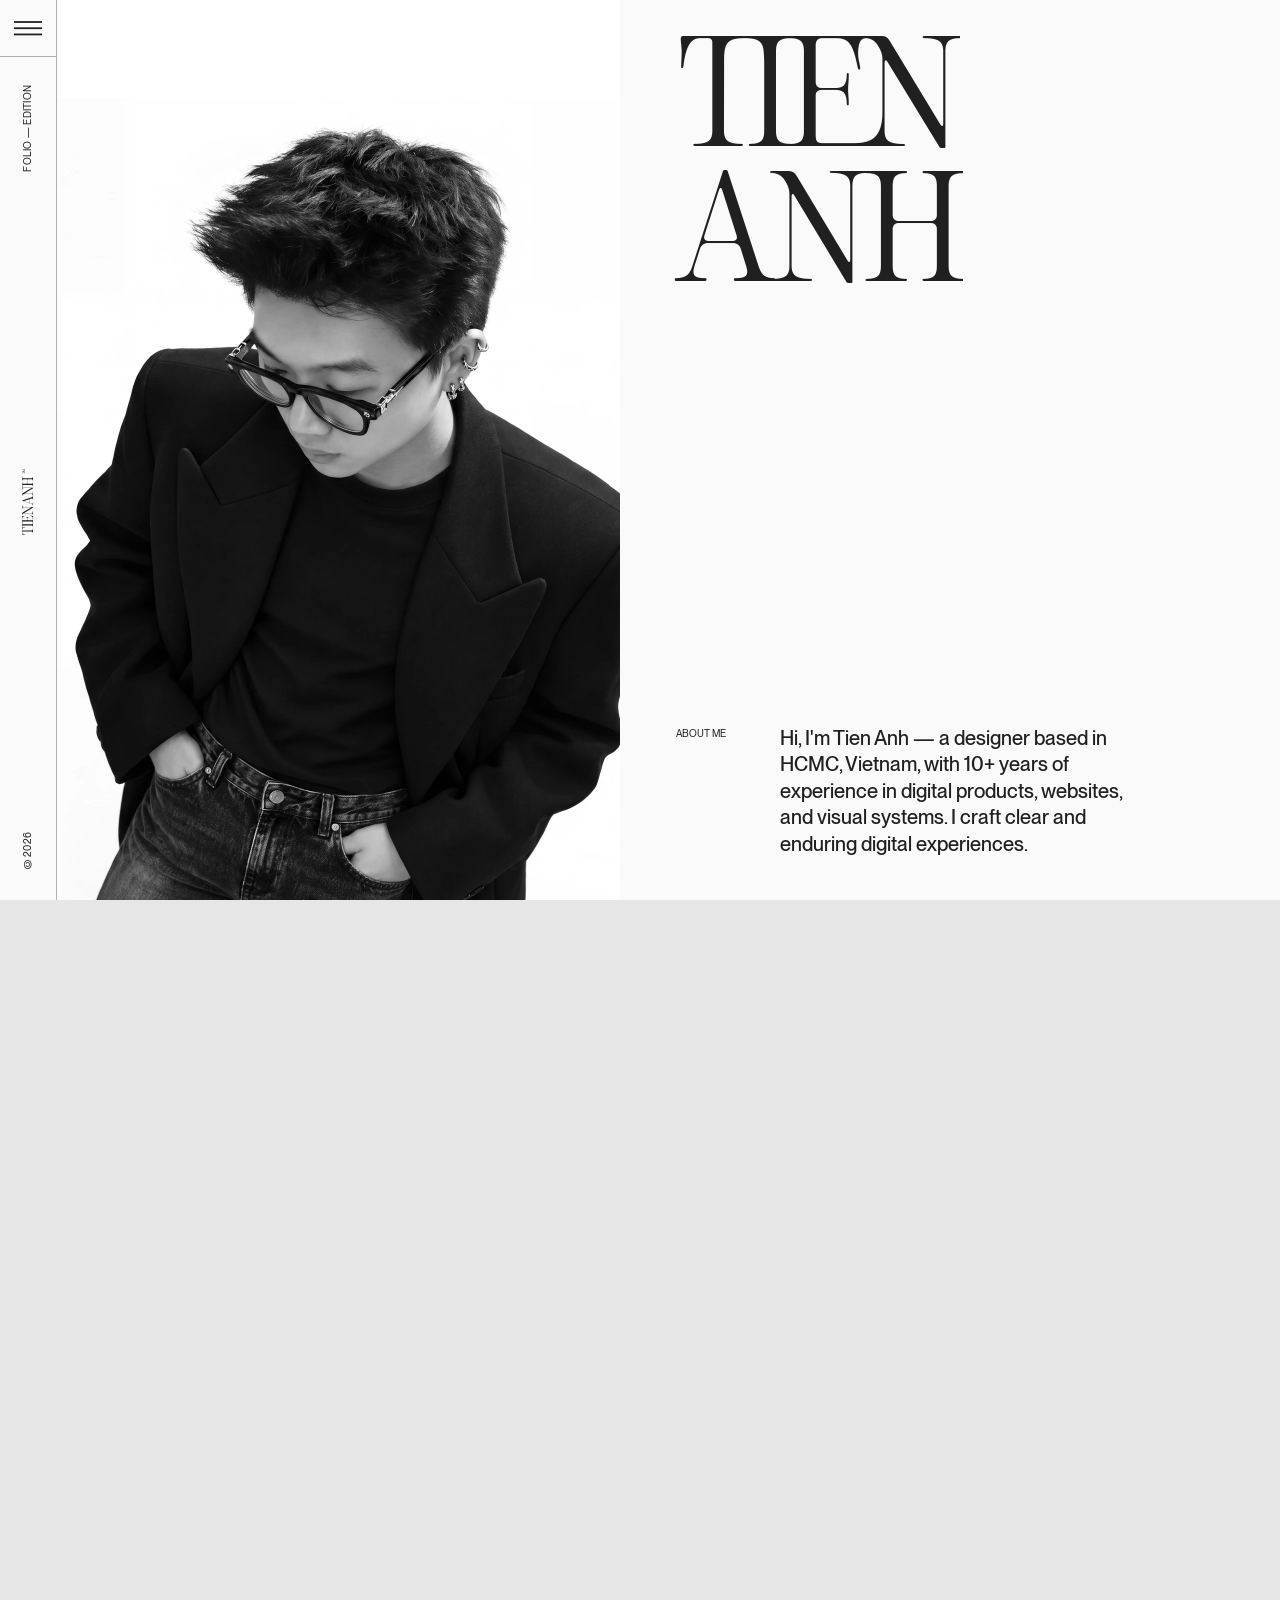
<file: about/index.html>
<!DOCTYPE html><html lang="en"> <head><meta charset="UTF-8"><meta name="viewport" content="width=device-width"><link rel="icon" type="image/png" href="/_astro/favicon.Dzio11Ed.png?v=2"><meta name="description" content="Independent designer crafting digital products, brand experiences, and thoughtful interactions."><meta property="og:title" content="Tien Anh ─ Independent Designer"><meta property="og:description" content="Independent designer crafting digital products, brand experiences, and thoughtful interactions."><meta property="og:image" content="/_astro/social-share.6vvvIo3Z.png"><meta property="og:type" content="website"><meta name="twitter:card" content="summary_large_image"><meta name="twitter:title" content="Tien Anh ─ Independent Designer"><meta name="twitter:description" content="Independent designer crafting digital products, brand experiences, and thoughtful interactions."><meta name="twitter:image" content="/_astro/social-share.6vvvIo3Z.png"><meta name="generator" content="Astro v6.3.1"><title>Tien Anh ─ Independent Designer</title><script>
      if ("scrollRestoration" in history) {
        history.scrollRestoration = "manual";
      }
      window.scrollTo(0, 0);
    </script><style>[data-section=about-hero] [data-name-line-text]>.word:first-child{margin:-.18em -.24em -.24em -.18em;padding:.18em .24em .24em .18em}@media(min-width:768px){[data-astro-cid-oltd7zz5][data-lifestyle-image]{will-change:transform,opacity}}
</style>
<link rel="stylesheet" href="/_astro/global.BvueZpQ-.css">
<style>@media(min-width:768px)and (max-width:1024px)and (orientation:portrait){.tablet-orientation-notice[data-astro-cid-ggzamrjs]{display:flex}}
</style></head> <body class="overflow-x-hidden antialiased"> <!-- Figma Header - Mobile 390×64 (node 1366:1935); desktop rail unchanged at md: --><header class="fixed z-[110] opacity-0 inset-x-0 top-0 flex w-full flex-row items-center justify-between border-b border-(--header-border) bg-(--header-bg) text-(--header-text) px-5 py-4 md:inset-x-auto md:inset-y-0 md:left-0 md:right-auto md:bottom-0 md:w-16 md:flex-col md:items-center md:justify-start md:px-0 md:py-0 md:border-b-0 md:border-r" style="--header-bg: transparent; --header-text: #f2f2f2; --header-border: #505050" data-intro-header aria-label="Global site header"> <div class="pointer-events-none absolute -bottom-px left-0 z-10 h-px w-full origin-left bg-[#8A8178] will-change-transform md:top-0 md:bottom-auto md:h-dvh md:w-[calc(0.3_*_var(--scale))] md:origin-top" data-header-scroll-progress aria-hidden="true"></div> <a href="/" class="block w-15 shrink-0 text-(--header-text) md:hidden" aria-label="Back to home"> <svg class="block w-full" viewBox="0 0 60 27" fill="none" xmlns="http://www.w3.org/2000/svg"> <path d="M55.0061 1.0515C54.9777 0.987125 54.9386 0.954936 54.889 0.954936C54.8464 0.954936 54.8251 0.987125 54.8251 1.0515V3.62661C54.8251 4.03434 54.8854 4.30973 55.0061 4.45279C55.1339 4.5887 55.3255 4.65665 55.5811 4.65665C55.645 4.65665 55.6769 4.68169 55.6769 4.73176C55.6769 4.79614 55.645 4.82833 55.5811 4.82833C55.4178 4.82833 55.2439 4.8176 55.0593 4.79614C54.9032 4.78183 54.7931 4.77468 54.7292 4.77468C54.6653 4.77468 54.5482 4.78183 54.3779 4.79614C54.2004 4.8176 54.03 4.82833 53.8667 4.82833C53.8029 4.82833 53.7709 4.79614 53.7709 4.73176C53.7709 4.67454 53.8029 4.64592 53.8667 4.64592C54.1294 4.64592 54.3211 4.57797 54.4417 4.44206C54.5695 4.30615 54.6334 4.03434 54.6334 3.62661V0.997854C54.6334 0.718884 54.5908 0.522175 54.5056 0.407726C54.4275 0.293276 54.2891 0.236051 54.0904 0.236051L52.8445 0.236051C52.6813 0.236051 52.5996 0.346925 52.5996 0.56867V3.61588C52.5925 4.0236 52.6635 4.299 52.8126 4.44206C52.9688 4.57797 53.203 4.64592 53.5154 4.64592C53.5934 4.64592 53.6325 4.67454 53.6325 4.73176C53.6325 4.79614 53.5934 4.82833 53.5154 4.82833C53.3166 4.82833 53.1036 4.8176 52.8765 4.79614C52.6067 4.78183 52.4293 4.77468 52.3441 4.77468H52.2483C52.1418 4.77468 51.9324 4.78183 51.62 4.79614C51.2793 4.81044 51.0308 4.8176 50.8747 4.8176C50.7824 4.8176 50.7362 4.78898 50.7362 4.73176C50.7362 4.67454 50.7788 4.64592 50.864 4.64592C51.2402 4.64592 51.5171 4.57797 51.6946 4.44206C51.872 4.299 51.9608 4.0236 51.9608 3.61588V0.56867C51.9608 0.461374 51.9395 0.379114 51.8969 0.321889C51.8543 0.264664 51.7904 0.236051 51.7052 0.236051L50.9385 0.236051C50.7256 0.236051 50.5659 0.343348 50.4594 0.55794C50.36 0.772532 50.2606 1.13376 50.1612 1.64163C50.1541 1.71316 50.1187 1.74893 50.0548 1.74893C50.0122 1.74893 49.9944 1.70243 50.0015 1.60944L50.0228 1.38412C50.037 1.26967 50.0512 1.10873 50.0654 0.901288L50.0548 0.504292C50.0477 0.439914 50.0441 0.350501 50.0441 0.236051C50.0441 0.178827 50.0583 0.128755 50.0867 0.0858367C50.1151 0.0357653 50.1541 0.0107297 50.2038 0.0107297C50.2535 0.0107297 50.3423 0.0178831 50.47 0.0321891C50.6262 0.0464955 50.7753 0.0536484 50.9173 0.0536484L54.9954 0.0536484C55.1019 0.0536484 55.1871 0.0751082 55.251 0.118027C55.322 0.153792 55.3788 0.232476 55.4214 0.354078L56.795 3.92704C56.8021 3.96281 56.8304 3.98069 56.8801 3.98069C56.9156 3.98069 56.944 3.96638 56.9653 3.93777L58.4454 0.332619C58.4951 0.21817 58.5377 0.143062 58.5732 0.107297C58.6158 0.0715315 58.6832 0.0536484 58.7755 0.0536484L58.9458 0.0536484C59.0168 0.0536484 59.1659 0.0464955 59.3931 0.0321891C59.5634 0.0107297 59.7338 0 59.9042 0C59.9397 0 59.9645 0.00715298 59.9787 0.0214594C59.9929 0.0286124 60 0.0500713 60 0.0858367C60 0.143061 59.9716 0.171674 59.9148 0.171674C59.6522 0.171674 59.457 0.243205 59.3292 0.386266C59.2085 0.522175 59.1482 0.793992 59.1482 1.20172V3.62661C59.1482 4.03434 59.2085 4.30973 59.3292 4.45279C59.457 4.5887 59.6522 4.65665 59.9148 4.65665C59.9716 4.65665 60 4.68169 60 4.73176C60 4.76753 59.9929 4.79256 59.9787 4.80687C59.9645 4.82117 59.9397 4.82833 59.9042 4.82833C59.7409 4.82833 59.567 4.8176 59.3824 4.79614C59.1553 4.78183 59.0097 4.77468 58.9458 4.77468H58.7009C58.63 4.77468 58.4809 4.78183 58.2537 4.79614C58.0834 4.8176 57.913 4.82833 57.7426 4.82833C57.7071 4.82833 57.6823 4.82117 57.6681 4.80687C57.6539 4.79256 57.6468 4.76753 57.6468 4.73176C57.6468 4.67454 57.6752 4.64592 57.732 4.64592C57.9946 4.64592 58.1863 4.57797 58.307 4.44206C58.4347 4.30615 58.4986 4.03434 58.4986 3.62661V1.0515C58.4986 0.994278 58.4809 0.965666 58.4454 0.965666C58.4099 0.965666 58.378 0.994278 58.3496 1.0515L56.7311 4.91416C56.7098 4.97139 56.6707 5 56.6139 5C56.5642 5 56.5287 4.97139 56.5075 4.91416L55.0061 1.0515Z" fill="currentColor"></path> <path d="M6.208 25.824Q4.832 25.920 3.488 25.920Q3.200 25.920 3.088 25.856Q2.976 25.792 2.976 25.632Q2.976 25.376 3.456 25.376Q5.504 25.376 6.496 24.768Q7.488 24.160 7.488 22.336L7.488 1.664Q7.488 1.152 7.232 0.880Q6.976 0.608 6.528 0.608L4.544 0.608Q2.848 0.608 1.920 2.256Q0.992 3.904 0.640 7.072Q0.608 7.328 0.544 7.440Q0.480 7.552 0.320 7.552Q0.160 7.552 0.128 7.440Q0.096 7.328 0.096 7.072Q0.096 6.752 0.160 5.728Q0.224 4.512 0.224 3.712Q0.224 2.912 0.064 1.632Q0.000 0.928 0.000 0.768Q0.000 0.000 0.480 0.000Q0.896 0.000 1.792 0.064Q3.520 0.160 3.808 0.160L13.920 0.160Q14.208 0.160 15.936 0.064Q16.832 0.000 17.248 0.000Q17.728 0.000 17.728 0.768Q17.728 0.928 17.664 1.632Q17.504 2.912 17.504 3.712Q17.504 4.512 17.568 5.728Q17.632 6.752 17.632 7.072L17.632 7.232Q17.632 7.552 17.408 7.552Q17.248 7.552 17.184 7.440Q17.120 7.328 17.088 7.072Q16.736 3.904 15.824 2.256Q14.912 0.608 13.216 0.608L11.232 0.608Q10.784 0.608 10.528 0.880Q10.272 1.152 10.272 1.664L10.240 22.336Q10.240 24.160 11.216 24.784Q12.192 25.408 14.272 25.408Q14.528 25.408 14.624 25.456Q14.720 25.504 14.720 25.664Q14.720 25.792 14.608 25.856Q14.496 25.920 14.240 25.920Q12.896 25.920 11.456 25.824Q9.792 25.760 9.184 25.760L8.544 25.760Q7.936 25.760 6.208 25.824Z" fill="currentColor"></path> <path d="M17.440 25.376Q18.912 25.376 19.824 24.800Q20.736 24.224 21.280 22.496L28.544 -0.128Q28.672 -0.352 28.864 -0.352L29.312 -0.352Q29.568 -0.352 29.632 -0.128L36.960 22.496Q37.504 24.224 38.352 24.800Q39.200 25.376 40.544 25.376Q40.704 25.376 40.768 25.424Q40.832 25.472 40.832 25.632Q40.832 25.920 40.512 25.920Q39.680 25.920 38.816 25.824Q37.664 25.760 37.312 25.760L36.000 25.760Q35.488 25.760 33.952 25.824Q32.704 25.920 31.552 25.920Q31.296 25.920 31.200 25.856Q31.104 25.792 31.104 25.632Q31.104 25.376 31.520 25.376Q32.928 25.376 33.600 25.056Q34.272 24.736 34.272 23.840Q34.272 23.360 34.016 22.496L32.736 18.368Q32.576 17.792 32.064 17.424Q31.552 17.056 30.976 17.056L24.896 17.056Q24.288 17.056 23.792 17.424Q23.296 17.792 23.104 18.368L21.792 22.496Q21.536 23.360 21.536 23.840Q21.536 24.736 22.192 25.056Q22.848 25.376 24.256 25.376Q24.480 25.376 24.560 25.424Q24.640 25.472 24.640 25.632Q24.640 25.920 24.224 25.920Q23.648 25.920 22.432 25.856Q21.472 25.760 20.480 25.760Q19.680 25.760 18.912 25.856Q17.888 25.920 17.472 25.920Q17.280 25.920 17.200 25.856Q17.120 25.792 17.120 25.632Q17.120 25.376 17.440 25.376ZM24.064 15.680Q24.064 16.096 24.336 16.336Q24.608 16.576 25.088 16.576L30.816 16.576Q31.296 16.576 31.568 16.336Q31.840 16.096 31.840 15.680Q31.840 15.552 31.776 15.296L28.384 4.512Q28.256 3.936 27.968 3.936Q27.744 3.936 27.552 4.512L24.128 15.296Z" fill="currentColor"></path> </svg> </a> <button id="menu-toggle" type="button" disabled class="flex shrink-0 cursor-pointer items-center justify-center outline-none enabled:hover:opacity-80 md:h-16 md:w-full md:border-b md:border-(--header-border)" aria-expanded="false" aria-controls="fullscreen-menu" aria-label="Open menu"> <svg class="size-8" viewBox="0 0 32 32" fill="none" xmlns="http://www.w3.org/2000/svg" aria-hidden="true"> <rect y="15" width="32" height="2" fill="currentColor"></rect> <rect data-menu-icon-bar="lower" x="0" y="22" width="16" height="2" fill="currentColor"></rect> <rect data-menu-icon-bar="upper" x="16" y="8" width="16" height="2" fill="currentColor"></rect> </svg> </button> <div class="hidden flex-1 flex-col items-center justify-between py-6 md:flex md:py-8"> <p class="vt-rl vt-reading-up text-[calc(1_*_var(--scale))] uppercase tracking-wide md:text-[calc(1.1_*_var(--scale))]">
Folio — Edition
</p> <a href="/" class="block w-[calc(1.33_*_var(--scale))] shrink-0 text-(--header-text)" aria-label="Back to home"> <svg class="block w-full" viewBox="0 0 14 79" fill="none" xmlns="http://www.w3.org/2000/svg"> <path d="M1.1866 2.9957C1.11582 3.02764 1.10295 3.10428 1.1866 3.10428L2.73084 3.10428C3.25201 3.10428 3.34853 2.93182 3.34853 2.65078C3.34853 2.61245 3.3614 2.5933 3.39357 2.5933C3.43861 2.5933 3.45148 2.61245 3.45148 2.65078C3.45148 2.80408 3.42574 3.01486 3.41931 3.16177C3.42574 3.31507 3.45148 3.52585 3.45148 3.67915C3.45148 3.71747 3.43861 3.73664 3.39357 3.73664C3.3614 3.73664 3.3421 3.71747 3.3421 3.67915C3.3421 3.3981 3.25201 3.21926 2.73084 3.21926L1.15443 3.21926C0.819843 3.21926 0.697591 3.30229 0.697591 3.54501L0.697591 4.29234C0.697591 4.39454 0.774803 4.43925 0.897055 4.43925L2.7244 4.43925C3.24558 4.44564 3.3421 4.22846 3.3421 3.88993C3.3421 3.83883 3.35496 3.81968 3.39357 3.81968C3.43218 3.81968 3.45148 3.83883 3.45148 3.88993C3.45148 4.1071 3.41931 4.4137 3.41931 4.59255L3.41931 4.65003C3.41931 4.86081 3.44504 5.21851 3.44504 5.47401C3.44504 5.53149 3.43218 5.55704 3.39357 5.55704C3.35496 5.55704 3.3421 5.53149 3.3421 5.48039C3.3421 5.0716 3.24558 4.82249 2.7244 4.82249L0.897055 4.82249C0.774803 4.82249 0.697591 4.8736 0.697591 4.97579L0.697591 5.43568C0.697591 5.71673 1.00644 5.79977 1.54049 5.90197C1.58553 5.90835 1.60483 5.92751 1.60483 5.96584C1.60483 5.99777 1.57909 6.00416 1.52118 5.99778C1.37963 5.985 1.25738 5.96584 1.09652 5.95945C0.942095 5.95945 0.80054 5.97223 0.697591 5.97223C0.633248 5.97223 0.562471 5.94029 0.562471 5.87641C0.562471 5.75505 0.588208 5.65286 0.588208 5.44846L0.588208 3.00209C0.588208 2.88711 0.613945 2.80407 0.768369 2.74659L2.911 1.92261C2.95604 1.90984 2.95604 1.84596 2.91743 1.82042L0.7555 0.932569C0.626814 0.875082 0.588208 0.849527 0.588208 0.734554L0.588208 0.632359C0.588208 0.485449 0.556036 0.229953 0.556036 0.0574938C0.556036 0.0127817 0.568905 5.81325e-07 0.607511 5.79637e-07C0.646117 5.7795e-07 0.658985 0.0127832 0.658985 0.051108C0.658985 0.338541 0.7555 0.510996 1.27668 0.510996L2.73084 0.510996C3.25201 0.510996 3.34853 0.338541 3.34853 0.0511079C3.34853 0.012783 3.3614 4.59261e-07 3.39357 4.57855e-07C3.43861 4.55886e-07 3.45148 0.0127816 3.45148 0.0574937C3.45148 0.236341 3.41931 0.485449 3.41931 0.632359L3.41931 0.779266C3.41931 0.926176 3.45148 1.18167 3.45148 1.35413C3.45148 1.39884 3.43861 1.41162 3.39357 1.41162C3.3614 1.41162 3.3421 1.39884 3.3421 1.36052C3.3421 1.07947 3.25201 0.900629 2.73084 0.900629L1.1866 0.900629C1.12226 0.900629 1.10939 0.951728 1.1866 0.990052L3.50295 1.96094C3.57373 1.99287 3.57373 2.06952 3.50295 2.09507L1.1866 2.9957Z" fill="currentColor"></path> <path d="M13.088 74.836Q13.136 75.524 13.136 76.196Q13.136 76.340 13.104 76.396Q13.072 76.452 12.992 76.452Q12.864 76.452 12.864 76.212Q12.864 75.188 12.560 74.692Q12.256 74.196 11.344 74.196L1.008 74.196Q0.752 74.196 0.616 74.324Q0.480 74.452 0.480 74.676L0.480 75.668Q0.480 76.516 1.304 76.980Q2.128 77.444 3.712 77.620Q3.840 77.636 3.896 77.668Q3.952 77.700 3.952 77.780Q3.952 77.860 3.896 77.876Q3.840 77.892 3.712 77.892Q3.552 77.892 3.040 77.860Q2.432 77.828 2.032 77.828Q1.632 77.828 0.992 77.908Q0.640 77.940 0.560 77.940Q0.176 77.940 0.176 77.700Q0.176 77.492 0.208 77.044Q0.256 76.180 0.256 76.036L0.256 70.980Q0.256 70.836 0.208 69.972Q0.176 69.524 0.176 69.316Q0.176 69.076 0.560 69.076Q0.640 69.076 0.992 69.108Q1.632 69.188 2.032 69.188Q2.432 69.188 3.040 69.156Q3.552 69.124 3.712 69.124L3.792 69.124Q3.952 69.124 3.952 69.236Q3.952 69.316 3.896 69.348Q3.840 69.380 3.712 69.396Q2.128 69.572 1.304 70.028Q0.480 70.484 0.480 71.332L0.480 72.324Q0.480 72.548 0.616 72.676Q0.752 72.804 1.008 72.804L11.344 72.820Q12.256 72.820 12.568 72.332Q12.880 71.844 12.880 70.804Q12.880 70.676 12.904 70.628Q12.928 70.580 13.008 70.580Q13.072 70.580 13.104 70.636Q13.136 70.692 13.136 70.820Q13.136 71.492 13.088 72.212Q13.056 73.044 13.056 73.348L13.056 73.668Q13.056 73.972 13.088 74.836Z" fill="currentColor"></path> <path d="M0.432 68.500Q0.432 68.612 0.400 68.652Q0.368 68.692 0.304 68.692Q0.224 68.692 0.200 68.644Q0.176 68.596 0.176 68.484Q0.176 67.940 0.224 67.364Q0.256 66.660 0.256 66.420L0.256 65.908Q0.256 65.668 0.224 64.964Q0.176 64.388 0.176 63.844Q0.176 63.636 0.304 63.636Q0.432 63.636 0.432 63.828Q0.432 64.660 0.744 65.068Q1.056 65.476 1.968 65.476L11.344 65.476Q12.256 65.476 12.568 65.076Q12.880 64.676 12.880 63.828Q12.880 63.636 13.008 63.636Q13.088 63.652 13.112 63.692Q13.136 63.732 13.136 63.844Q13.136 64.388 13.088 64.964Q13.056 65.668 13.056 65.908L13.056 66.420Q13.056 66.660 13.088 67.364Q13.136 67.940 13.136 68.484Q13.136 68.612 13.104 68.652Q13.072 68.692 12.992 68.692Q12.864 68.692 12.864 68.500Q12.864 67.668 12.560 67.268Q12.256 66.868 11.344 66.868L1.968 66.868Q1.056 66.868 0.744 67.268Q0.432 67.668 0.432 68.500Z" fill="currentColor"></path> <path d="M13.104 56.468Q13.056 57.284 13.056 57.524L13.056 61.716Q13.056 61.956 13.088 62.660Q13.136 63.236 13.136 63.780Q13.136 63.908 13.104 63.948Q13.072 63.988 12.992 63.988Q12.864 63.988 12.864 63.796Q12.864 62.964 12.560 62.564Q12.256 62.164 11.344 62.164L1.968 62.164Q1.056 62.164 0.744 62.564Q0.432 62.964 0.432 63.796Q0.432 63.908 0.400 63.948Q0.368 63.988 0.304 63.988Q0.224 63.988 0.200 63.940Q0.176 63.892 0.176 63.780Q0.176 63.236 0.224 62.660Q0.256 61.956 0.256 61.716L0.256 57.444Q0.256 57.188 0.208 56.516Q0.176 56.196 0.176 56.116Q0.176 55.908 0.280 55.836Q0.384 55.764 0.592 55.764L1.360 55.764Q1.904 55.764 2.160 55.748Q2.608 55.716 3.120 55.628Q3.632 55.540 3.776 55.508L3.872 55.492Q4.032 55.492 4.032 55.620Q4.032 55.748 3.792 55.796Q2.432 56.084 1.744 56.372Q1.056 56.660 0.768 57.108Q0.480 57.556 0.480 58.324L0.480 60.004Q0.480 60.388 0.696 60.580Q0.912 60.772 1.280 60.772L5.568 60.772Q5.872 60.772 6.064 60.588Q6.256 60.404 6.256 60.132L6.256 58.468Q6.256 57.652 5.856 57.372Q5.456 57.092 4.624 57.092Q4.432 57.092 4.432 56.980Q4.432 56.900 4.480 56.876Q4.528 56.852 4.640 56.852Q4.928 56.852 5.568 56.884Q5.968 56.932 6.368 56.932Q6.608 56.932 7.120 56.900Q7.648 56.852 8.112 56.852Q8.224 56.852 8.264 56.876Q8.304 56.900 8.304 56.980Q8.304 57.092 8.112 57.092Q7.280 57.092 6.880 57.372Q6.480 57.652 6.480 58.468L6.480 60.084Q6.480 60.388 6.656 60.580Q6.832 60.772 7.104 60.772L11.840 60.772Q12.416 60.772 12.616 60.604Q12.816 60.436 12.816 59.908L12.816 58.276Q12.816 57.572 12.536 57.108Q12.256 56.644 11.544 56.220Q10.832 55.796 9.360 55.188Q9.104 55.092 9.104 54.996Q9.104 54.884 9.216 54.884Q9.264 54.884 9.360 54.916L9.968 55.108Q10.096 55.156 10.304 55.220Q10.512 55.284 10.832 55.380Q11.392 55.540 11.800 55.596Q12.208 55.652 12.720 55.652Q12.928 55.652 13.032 55.724Q13.136 55.796 13.136 55.988Q13.136 56.116 13.104 56.468Z" fill="currentColor"></path> <path d="M13.216 45.684L3.120 51.844Q2.896 51.956 2.896 52.068Q2.896 52.196 3.216 52.196L11.344 52.196Q12.256 52.196 12.568 51.668Q12.880 51.140 12.880 50.020Q12.880 49.764 13.008 49.764Q13.136 49.764 13.136 50.036Q13.136 50.628 13.088 51.284Q13.056 51.988 13.056 52.324Q13.056 52.596 13.088 53.204Q13.136 53.796 13.136 54.372Q13.136 54.500 13.104 54.556Q13.072 54.612 12.992 54.612Q12.864 54.612 12.864 54.388Q12.864 53.396 12.560 52.924Q12.256 52.452 11.344 52.452L2.864 52.452Q2.576 52.452 2.224 52.556Q1.872 52.660 1.616 52.820L1.264 53.028Q0.880 53.268 0.656 53.684Q0.432 54.100 0.432 54.548Q0.432 54.660 0.408 54.700Q0.384 54.740 0.320 54.740Q0.176 54.740 0.176 54.532Q0.176 54.052 0.208 53.348Q0.240 52.836 0.240 52.532Q0.272 52.180 0.400 51.972Q0.528 51.764 0.848 51.572L10.640 45.604Q10.864 45.476 10.864 45.380Q10.864 45.252 10.528 45.252L1.968 45.252Q1.056 45.252 0.744 45.780Q0.432 46.308 0.432 47.428Q0.432 47.684 0.304 47.684Q0.176 47.684 0.176 47.412Q0.176 47.076 0.208 46.308Q0.256 45.700 0.256 45.108Q0.256 44.660 0.208 44.212Q0.176 43.604 0.176 43.364Q0.176 43.156 0.304 43.156Q0.432 43.156 0.432 43.348Q0.432 44.180 0.744 44.588Q1.056 44.996 1.968 44.996L13.200 44.996Q13.312 44.996 13.312 45.108L13.312 45.492Q13.312 45.588 13.216 45.684Z" fill="currentColor"></path> <path d="M12.864 43.284Q12.864 42.548 12.576 42.092Q12.288 41.636 11.424 41.364L0.112 37.732Q0.000 37.668 0.000 37.572L0.000 37.348Q0.000 37.220 0.112 37.188L11.424 33.524Q12.288 33.252 12.576 32.828Q12.864 32.404 12.864 31.732Q12.864 31.652 12.888 31.620Q12.912 31.588 12.992 31.588Q13.136 31.588 13.136 31.748Q13.136 32.164 13.088 32.596Q13.056 33.172 13.056 33.348L13.056 34.004Q13.056 34.260 13.088 35.028Q13.136 35.652 13.136 36.228Q13.136 36.356 13.104 36.404Q13.072 36.452 12.992 36.452Q12.864 36.452 12.864 36.244Q12.864 35.540 12.704 35.204Q12.544 34.868 12.096 34.868Q11.856 34.868 11.424 34.996L9.360 35.636Q9.072 35.716 8.888 35.972Q8.704 36.228 8.704 36.516L8.704 39.556Q8.704 39.860 8.888 40.108Q9.072 40.356 9.360 40.452L11.424 41.108Q11.856 41.236 12.096 41.236Q12.544 41.236 12.704 40.908Q12.864 40.580 12.864 39.876Q12.864 39.764 12.888 39.724Q12.912 39.684 12.992 39.684Q13.136 39.684 13.136 39.892Q13.136 40.180 13.104 40.788Q13.056 41.268 13.056 41.764Q13.056 42.164 13.104 42.548Q13.136 43.060 13.136 43.268Q13.136 43.364 13.104 43.404Q13.072 43.444 12.992 43.444Q12.864 43.444 12.864 43.284ZM8.016 39.972Q8.224 39.972 8.344 39.836Q8.464 39.700 8.464 39.460L8.464 36.596Q8.464 36.356 8.344 36.220Q8.224 36.084 8.016 36.084Q7.952 36.084 7.824 36.116L2.432 37.812Q2.144 37.876 2.144 38.020Q2.144 38.132 2.432 38.228L7.824 39.940Z" fill="currentColor"></path> <path d="M13.216 22.916L3.120 29.076Q2.896 29.188 2.896 29.300Q2.896 29.428 3.216 29.428L11.344 29.428Q12.256 29.428 12.568 28.900Q12.880 28.372 12.880 27.252Q12.880 26.996 13.008 26.996Q13.136 26.996 13.136 27.268Q13.136 27.860 13.088 28.516Q13.056 29.220 13.056 29.556Q13.056 29.828 13.088 30.436Q13.136 31.028 13.136 31.604Q13.136 31.732 13.104 31.788Q13.072 31.844 12.992 31.844Q12.864 31.844 12.864 31.620Q12.864 30.628 12.560 30.156Q12.256 29.684 11.344 29.684L2.864 29.684Q2.576 29.684 2.224 29.788Q1.872 29.892 1.616 30.052L1.264 30.260Q0.880 30.500 0.656 30.916Q0.432 31.332 0.432 31.780Q0.432 31.892 0.408 31.932Q0.384 31.972 0.320 31.972Q0.176 31.972 0.176 31.764Q0.176 31.284 0.208 30.580Q0.240 30.068 0.240 29.764Q0.272 29.412 0.400 29.204Q0.528 28.996 0.848 28.804L10.640 22.836Q10.864 22.708 10.864 22.612Q10.864 22.484 10.528 22.484L1.968 22.484Q1.056 22.484 0.744 23.012Q0.432 23.540 0.432 24.660Q0.432 24.916 0.304 24.916Q0.176 24.916 0.176 24.644Q0.176 24.308 0.208 23.540Q0.256 22.932 0.256 22.340Q0.256 21.892 0.208 21.444Q0.176 20.836 0.176 20.596Q0.176 20.388 0.304 20.388Q0.432 20.388 0.432 20.580Q0.432 21.412 0.744 21.820Q1.056 22.228 1.968 22.228L13.200 22.228Q13.312 22.228 13.312 22.340L13.312 22.724Q13.312 22.820 13.216 22.916Z" fill="currentColor"></path> <path d="M0.432 13.780Q0.432 13.956 0.320 13.956Q0.240 13.956 0.208 13.916Q0.176 13.876 0.176 13.764Q0.176 13.268 0.224 12.724Q0.256 12.084 0.256 11.860L0.256 11.316Q0.256 11.060 0.224 10.356Q0.176 9.780 0.176 9.236Q0.176 9.124 0.200 9.084Q0.224 9.044 0.304 9.044Q0.368 9.044 0.400 9.084Q0.432 9.124 0.432 9.236Q0.432 10.068 0.744 10.468Q1.056 10.868 1.968 10.868L11.344 10.868Q12.256 10.868 12.568 10.468Q12.880 10.068 12.880 9.236Q12.880 9.124 12.904 9.084Q12.928 9.044 13.008 9.044Q13.088 9.044 13.112 9.092Q13.136 9.140 13.136 9.252Q13.136 9.796 13.088 10.372Q13.056 11.076 13.056 11.316L13.056 11.860Q13.056 12.100 13.088 12.740Q13.136 13.268 13.136 13.764Q13.136 13.876 13.104 13.916Q13.072 13.956 12.992 13.956Q12.864 13.956 12.864 13.780Q12.864 12.996 12.560 12.628Q12.256 12.260 11.344 12.260L7.008 12.260Q6.720 12.260 6.528 12.452Q6.336 12.644 6.336 12.948L6.336 16.804Q6.336 17.108 6.528 17.300Q6.720 17.492 7.008 17.492L11.344 17.492Q12.256 17.492 12.568 17.124Q12.880 16.756 12.880 15.972Q12.880 15.796 12.992 15.796Q13.072 15.796 13.104 15.836Q13.136 15.876 13.136 15.988Q13.136 16.468 13.088 17.028Q13.056 17.668 13.056 17.892L13.056 18.436Q13.056 18.676 13.088 19.380Q13.136 19.956 13.136 20.500Q13.136 20.628 13.104 20.668Q13.072 20.708 12.992 20.708Q12.864 20.708 12.864 20.516Q12.864 19.684 12.560 19.284Q12.256 18.884 11.344 18.884L1.968 18.884Q1.056 18.884 0.744 19.284Q0.432 19.684 0.432 20.516Q0.432 20.628 0.400 20.668Q0.368 20.708 0.304 20.708Q0.224 20.708 0.200 20.660Q0.176 20.612 0.176 20.500Q0.176 19.956 0.224 19.380Q0.256 18.676 0.256 18.436L0.256 17.892Q0.256 17.652 0.224 17.012Q0.176 16.484 0.176 15.988Q0.176 15.876 0.200 15.836Q0.224 15.796 0.304 15.796Q0.432 15.796 0.432 15.972Q0.432 16.740 0.744 17.116Q1.056 17.492 1.968 17.492L5.408 17.492Q5.712 17.492 5.904 17.300Q6.096 17.108 6.096 16.804L6.096 12.948Q6.096 12.644 5.904 12.452Q5.712 12.260 5.408 12.260L1.968 12.260Q1.056 12.260 0.744 12.628Q0.432 12.996 0.432 13.780Z" fill="currentColor"></path> </svg> </a> <p class="vt-rl vt-reading-up text-[calc(1_*_var(--scale))] uppercase tracking-wide md:text-[calc(1.1_*_var(--scale))]">
© 2026 </p> </div> </header> <script type="module" src="/_astro/Header.astro_astro_type_script_index_0_lang.-_d_Djl9.js"></script> <dialog id="fullscreen-menu" class="fixed inset-0 z-[90] m-0 h-dvh max-h-none w-full max-w-none border-0 bg-transparent p-0 backdrop:bg-transparent open:flex open:flex-col" aria-label="Site navigation" aria-modal="true"> <div data-menu-reveal class="relative flex min-h-0 min-w-0 flex-1 flex-col bg-[#2e2b28] text-[#faf9f6]"> <!-- Figma Menu mobile (1334:1531): close lives in fixed Header; desktop keeps text control --> <button type="button" class="absolute right-4 top-8 hidden font-serif-2 text-[calc(3.2_*_var(--scale))] font-normal uppercase leading-none opacity-0 outline-none hover:opacity-80 md:block md:right-16 md:top-(--vg) md:text-[3.6vh] cursor-pointer" data-menu-close data-reveal-line aria-label="Close menu">
Close
</button> <!-- Mobile band: px-5, pt below 64px header + 32px (Figma Section 1334:1538); desktop uses absolute rails --> <div class="flex min-h-0 flex-1 flex-col px-5 pt-24 pb-5 md:contents md:p-0"> <div class="flex min-h-0 flex-1 flex-col justify-between md:contents"> <nav class="flex flex-col gap-6 md:absolute md:left-32 md:top-(--vg) xl:gap-[3.6vh]" aria-label="Primary"> <a class="group flex items-center gap-5 text-[#faf9f6] opacity-25 outline-none hover:opacity-90 data-[nav-active=true]:opacity-100 xl:gap-6 text-[calc(6.8*var(--scale))] md:text-[min(20vh,15vw)]" href="/" data-nav-item> <span class="w-6 shrink-0 font-serif text-[0.3em] font-normal leading-[1.2] opacity-0 md:w-auto" data-reveal-line> 01. </span> <span class="relative inline-block"> <span class="font-serif font-normal uppercase leading-[0.9] opacity-0 md:tracking-[-0.04em]" data-reveal-line> Home </span>  </span> </a><a class="group flex items-center gap-5 text-[#faf9f6] opacity-25 outline-none hover:opacity-90 data-[nav-active=true]:opacity-100 xl:gap-6 text-[calc(6.8*var(--scale))] md:text-[min(20vh,15vw)]" href="/about" data-nav-item> <span class="w-6 shrink-0 font-serif text-[0.3em] font-normal leading-[1.2] opacity-0 md:w-auto" data-reveal-line> 02. </span> <span class="relative inline-block"> <span class="font-serif font-normal uppercase leading-[0.9] opacity-0 md:tracking-[-0.04em]" data-reveal-line> About </span>  </span> </a><a class="group flex items-center gap-5 text-[#faf9f6] opacity-25 outline-none hover:opacity-90 data-[nav-active=true]:opacity-100 xl:gap-6 text-[calc(6.8*var(--scale))] md:text-[min(20vh,15vw)]" href="/works" data-nav-item> <span class="w-6 shrink-0 font-serif text-[0.3em] font-normal leading-[1.2] opacity-0 md:w-auto" data-reveal-line> 03. </span> <span class="relative inline-block"> <span class="font-serif font-normal uppercase leading-[0.9] opacity-0 md:tracking-[-0.04em]" data-reveal-line> Works </span>  </span> </a><a class="group flex items-center gap-5 text-[#faf9f6] opacity-25 outline-none hover:opacity-90 data-[nav-active=true]:opacity-100 xl:gap-6 text-[calc(6.8*var(--scale))] md:text-[min(20vh,15vw)]" href="https://wa.me/84559026262" target="_blank" rel="noreferrer" data-nav-item> <span class="w-6 shrink-0 font-serif text-[0.3em] font-normal leading-[1.2] opacity-0 md:w-auto" data-reveal-line> 04. </span> <span class="relative inline-block"> <span class="font-serif font-normal uppercase leading-[0.9] opacity-0 md:tracking-[-0.04em]" data-reveal-line> Contact </span>  </span> </a> </nav> <div class="flex flex-wrap gap-6 border-t border-[#5f5a54] pt-5 text-sm font-medium leading-[1.2] md:absolute md:bottom-(--vg) md:right-16 md:border-0 md:pt-0 md:text-[1.8vh]"> <a class="to-link-underline opacity-0 outline-none" href="https://www.instagram.com/rieltieanh/" aria-label="Instagram" target="_blank" rel="noreferrer" data-to-link-underline data-social-link data-reveal-line> Instagram </a><a class="to-link-underline opacity-0 outline-none" href="https://www.facebook.com/jonodesignvietnam" aria-label="Facebook Own Agency" target="_blank" rel="noreferrer" data-to-link-underline data-social-link data-reveal-line> Own Agency (FB) </a><a class="to-link-underline opacity-0 outline-none" href="https://wa.me/84559026262" aria-label="WhatsApp 055 902 6262" target="_blank" rel="noreferrer" data-to-link-underline data-social-link data-reveal-line> WhatsApp: 055 902 6262 </a> </div> </div> </div> </div> </dialog> <script type="module" src="/_astro/FullscreenMenu.astro_astro_type_script_index_0_lang.D_q-HyZd.js"></script> <div id="dissolve-mount" aria-hidden="true"></div> <div class="tablet-orientation-notice fixed inset-0 z-[120] hidden items-center justify-center bg-[#2e2b28] px-8 text-center text-[#faf9f6]" role="status" aria-live="polite" data-astro-cid-ggzamrjs> <div class="max-w-[32rem]" data-astro-cid-ggzamrjs> <div class="mx-auto mb-8 flex h-24 w-24 items-center justify-center rounded-full border border-[#8a8178]" aria-hidden="true" data-astro-cid-ggzamrjs> <svg class="h-12 w-12" viewBox="0 0 48 48" fill="none" xmlns="http://www.w3.org/2000/svg" data-astro-cid-ggzamrjs> <path d="M13 12H35C36.6569 12 38 13.3431 38 15V33C38 34.6569 36.6569 36 35 36H13C11.3431 36 10 34.6569 10 33V15C10 13.3431 11.3431 12 13 12Z" stroke="currentColor" stroke-width="2" data-astro-cid-ggzamrjs></path> <path d="M17 8L13 12L17 16" stroke="currentColor" stroke-width="2" stroke-linecap="round" stroke-linejoin="round" data-astro-cid-ggzamrjs></path> <path d="M31 40L35 36L31 32" stroke="currentColor" stroke-width="2" stroke-linecap="round" stroke-linejoin="round" data-astro-cid-ggzamrjs></path> </svg> </div> <p class="font-serif text-[calc(3.2_*_var(--scale))] leading-none tracking-[-0.04em]" data-astro-cid-ggzamrjs>
Rotate your screen
</p> <p class="mt-5 text-base font-medium leading-[1.25] text-[#c8c0b8]" data-astro-cid-ggzamrjs>
Please turn your tablet to landscape for the best viewing experience.
</p> </div> </div>  <script type="module" src="/_astro/TabletOrientationNotice.astro_astro_type_script_index_0_lang.DmoMhxPB.js"></script> <main>  <div data-horizontal-story class="bg-[#edeae6]" id="site-top"> <div data-horizontal-pin class="relative w-full md:h-dvh"> <div data-horizontal-track class="flex w-full flex-col md:h-dvh md:flex-row md:flex-nowrap"> <section class="relative flex w-full flex-col shrink-0 overflow-hidden md:h-dvh bg-[#faf9f6] text-[#2e2b28]" aria-label="About — Portrait" data-section="about-hero" data-header-bg="#fafafa" data-header-text="#202020" data-header-border="#b0b0b0" data-horizontal-panel> <div class="grid min-h-0 flex-1 grid-cols-1 gap-12 px-5 pb-14 pt-24 md:h-full md:grid-cols-[46%_minmax(0,1fr)] md:gap-0 md:px-0 md:pb-0 md:pt-0 md:pl-16"> <div class="flex min-h-0 flex-col gap-12 md:col-start-2 md:row-start-1 md:h-full md:px-16 md:py-(--vg)"> <div class="flex min-h-0 flex-1 flex-col gap-12 md:w-fit md:max-w-full md:justify-between"> <h1 class="font-serif-2 leading-none text-[calc(8.6_*_var(--scale))] opacity-0 md:text-[calc(15.2_*_var(--scale))] [&_.word]:inline-block uppercase font-editorial-dlig" data-name-heading aria-hidden="true"> <span class="block w-max overflow-hidden pl-[0.2em] -ml-[0.2em] pt-[0.1em] -mt-[0.1em]"> <span class="block whitespace-nowrap" data-name-line-text>Tien</span> </span> <span class="block w-max overflow-hidden pl-[0.2em] -ml-[0.2em] pt-[0.1em] -mt-[0.1em]"> <span class="block whitespace-nowrap" data-name-line-text>Anh</span> </span> </h1> <div class="flex min-h-0 flex-col gap-5 md:w-full md:flex-row md:items-start md:justify-between md:gap-15"> <p class="shrink-0 text-[calc(1.1_*_var(--scale))] uppercase leading-[1.2] opacity-0 md:mt-1" data-reveal-line>
about me
</p> <p class="min-w-0 text-2xl font-medium leading-[1.3] opacity-0 md:max-w-[calc(400/23*1em)] md:flex-1 md:text-(length:--cta-fs)" data-reveal-line>
Hi, I'm Tien Anh — a designer based in HCMC, Vietnam, with 10+ years of
            experience in digital products, websites, and visual systems. I
            craft clear and enduring digital experiences.
</p> </div> </div> </div> <div class="relative aspect-[636/900] min-h-0 w-full overflow-hidden md:col-start-1 md:row-start-1 md:aspect-auto md:h-full" data-reveal-image-shell> <div class="pointer-events-none absolute inset-0 z-[5] bg-[#d8d1c8]" data-reveal-image-overlay aria-hidden="true" style="clip-path: inset(0 100% 0 0)"></div> <div class="relative z-10 size-full overflow-hidden opacity-0" data-reveal-image style="clip-path: inset(0 100% 0 0)"> <img src="/_astro/about-portrait.lz9DsjVD_Z209SlI.webp" alt loading="eager" decoding="auto" width="1272" height="1800" class="size-full object-cover object-top"> </div> </div> </div> </section> <section class="relative flex w-full flex-col shrink-0 overflow-hidden md:h-dvh bg-[#edeae6] text-[#2e2b28] md:min-w-[calc(74_*_var(--scale))] md:max-w-[calc(74_*_var(--scale))]" aria-label="About — Introduction" data-section="about-introduce" data-header-bg="#e6e6e6" data-header-text="#202020" data-header-border="#b0b0b0" data-horizontal-panel> <div class="flex min-h-0 flex-1 flex-col gap-12 px-5 py-14 md:justify-between md:gap-0 md:pl-32 md:pr-16 md:py-(--vg)"> <p class="text-2xl font-medium leading-[1.3] md:text-(length:--display-fs)">
I design digital experiences focused on clarity, visual systems, and
      thoughtful interaction — creating work that feels refined, intuitive, and
      lasting.
</p> <div class="flex flex-col gap-4 text-sm leading-[1.4] md:flex-row md:gap-6 md:text-base"> <p class="min-w-0 flex-1">
Good design should feel calm, precise, and purposeful. Every detail
        shapes how an experience is understood and remembered.
</p> <p class="min-w-0 flex-1">
Across digital products, websites, and visual systems, clarity and
        consistency remain central to my approach.
</p> </div> </div> </section> <section class="relative flex w-full flex-col shrink-0 overflow-hidden md:h-dvh bg-[#2e2b28] text-[#faf9f6] md:min-w-[calc(74_*_var(--scale))] md:max-w-[calc(74_*_var(--scale))]" aria-label="About — Design philosophy" data-section="about-introduce-philosophy" data-header-bg="#202020" data-header-text="#fafafa" data-header-border="#505050" data-horizontal-panel> <div class="flex min-h-0 flex-1 flex-col items-center gap-12 overflow-hidden px-5 py-14 uppercase md:h-auto md:items-stretch md:justify-between md:gap-0 md:px-20 md:py-(--vg)"> <p class="shrink-0 text-center text-[calc(1.1_*_var(--scale))] leading-[1.2]">
Philosophy
</p> <blockquote class="w-full max-w-full shrink-0 border-0 p-0 text-center font-serif text-[calc(5.4_*_var(--scale))] font-normal not-italic leading-none text-[#4a453f] opacity-0
             md:text-[calc(9_*_var(--scale))]" data-reveal-line>
"Work for money. Design for love."
</blockquote> </div> </section> <section class="relative flex w-full flex-col shrink-0 overflow-hidden md:h-dvh bg-[#2e2b28] text-[#faf9f6]" aria-label="About — Career Journey" data-section="about-career" data-header-bg="#202020" data-header-text="#fafafa" data-header-border="#505050" data-horizontal-panel> <div class="grid min-h-0 flex-1 gap-12 px-5 py-14 [grid-template-areas:'title'_'table'_'philosophy']
           md:h-full md:grid-cols-2 md:grid-rows-[1fr_auto] md:gap-0 md:pl-32 md:pr-16 md:py-(--vg)
           md:[grid-template-areas:'title_philosophy'_'table_table']"> <!-- Section title — mobile: single 54px line; desktop: large two-line Cinzel --> <h2 class="[grid-area:title] font-serif font-normal uppercase leading-none text-[calc(7_*_var(--scale))] opacity-0
             md:max-w-[calc(61.2_*_var(--scale))] md:self-start md:text-[calc(12.8_*_var(--scale))]" data-reveal-line> <span class="block overflow-hidden"> <span class="block translate-z-0" data-line>Career</span> </span> <span class="block overflow-hidden"> <span class="block translate-z-0" data-line>Journey</span> </span> </h2> <!-- Experience table — mobile: space-between rows; desktop: bottom row --> <div class="[grid-area:table] opacity-0 max-md:border-t max-md:border-[#5f5a54]" role="table" aria-label="Career experience" data-career-table> <div class="relative flex items-center justify-between py-5 md:gap-5 md:justify-start" role="row" data-career-row="0"> <div class="min-w-0 shrink-0 md:flex-1" role="cell"> <span class="block overflow-hidden"> <span class="block translate-z-0 font-serif font-normal uppercase leading-[1.2] text-2xl md:text-[calc(3.2_*_var(--scale))]" data-line> 2023 — Now </span> </span> </div> <div class="flex shrink-0 flex-col items-end gap-1 text-right text-sm leading-[1.2]
                     md:w-[49%] md:flex-row md:items-center md:gap-6 md:text-base" role="cell"> <span class="block overflow-hidden min-w-0 md:flex-1"> <span class="block translate-z-0" data-line> Senior Product Designer </span> </span> <span class="block overflow-hidden min-w-0 md:flex-1 md:text-right"> <span class="block translate-z-0 md:text-right" data-line> Trusting Social </span> </span> </div> <span class="pointer-events-none absolute inset-x-0 bottom-0 h-px origin-left bg-[#5f5a54] scale-x-0" data-career-line aria-hidden="true"></span> </div><div class="relative flex items-center justify-between py-5 md:gap-5 md:justify-start" role="row" data-career-row="1"> <div class="min-w-0 shrink-0 md:flex-1" role="cell"> <span class="block overflow-hidden"> <span class="block translate-z-0 font-serif font-normal uppercase leading-[1.2] text-2xl md:text-[calc(3.2_*_var(--scale))]" data-line> 2021 — 2023 </span> </span> </div> <div class="flex shrink-0 flex-col items-end gap-1 text-right text-sm leading-[1.2]
                     md:w-[49%] md:flex-row md:items-center md:gap-6 md:text-base" role="cell"> <span class="block overflow-hidden min-w-0 md:flex-1"> <span class="block translate-z-0" data-line> Product Designer </span> </span> <span class="block overflow-hidden min-w-0 md:flex-1 md:text-right"> <span class="block translate-z-0 md:text-right" data-line> Autonomous </span> </span> </div> <span class="pointer-events-none absolute inset-x-0 bottom-0 h-px origin-left bg-[#5f5a54] scale-x-0" data-career-line aria-hidden="true"></span> </div><div class="relative flex items-center justify-between py-5 md:gap-5 md:justify-start" role="row" data-career-row="2"> <div class="min-w-0 shrink-0 md:flex-1" role="cell"> <span class="block overflow-hidden"> <span class="block translate-z-0 font-serif font-normal uppercase leading-[1.2] text-2xl md:text-[calc(3.2_*_var(--scale))]" data-line> 2020 — 2022 </span> </span> </div> <div class="flex shrink-0 flex-col items-end gap-1 text-right text-sm leading-[1.2]
                     md:w-[49%] md:flex-row md:items-center md:gap-6 md:text-base" role="cell"> <span class="block overflow-hidden min-w-0 md:flex-1"> <span class="block translate-z-0" data-line> UI/UX Designer  </span> </span> <span class="block overflow-hidden min-w-0 md:flex-1 md:text-right"> <span class="block translate-z-0 md:text-right" data-line> VEN Agency </span> </span> </div> <span class="pointer-events-none absolute inset-x-0 bottom-0 h-px origin-left bg-[#5f5a54] scale-x-0" data-career-line aria-hidden="true"></span> </div><div class="relative flex items-center justify-between py-5 md:gap-5 md:justify-start" role="row" data-career-row="3"> <div class="min-w-0 shrink-0 md:flex-1" role="cell"> <span class="block overflow-hidden"> <span class="block translate-z-0 font-serif font-normal uppercase leading-[1.2] text-2xl md:text-[calc(3.2_*_var(--scale))]" data-line> 2019 — 2020 </span> </span> </div> <div class="flex shrink-0 flex-col items-end gap-1 text-right text-sm leading-[1.2]
                     md:w-[49%] md:flex-row md:items-center md:gap-6 md:text-base" role="cell"> <span class="block overflow-hidden min-w-0 md:flex-1"> <span class="block translate-z-0" data-line> Junior UI/UX Designer </span> </span> <span class="block overflow-hidden min-w-0 md:flex-1 md:text-right"> <span class="block translate-z-0 md:text-right" data-line> Glass Egg </span> </span> </div> <span class="pointer-events-none absolute inset-x-0 bottom-0 h-px origin-left bg-[#5f5a54] scale-x-0" data-career-line aria-hidden="true"></span> </div><div class="relative flex items-center justify-between py-5 md:gap-5 md:justify-start" role="row" data-career-row="4"> <div class="min-w-0 shrink-0 md:flex-1" role="cell"> <span class="block overflow-hidden"> <span class="block translate-z-0 font-serif font-normal uppercase leading-[1.2] text-2xl md:text-[calc(3.2_*_var(--scale))]" data-line> 2016 — 2019 </span> </span> </div> <div class="flex shrink-0 flex-col items-end gap-1 text-right text-sm leading-[1.2]
                     md:w-[49%] md:flex-row md:items-center md:gap-6 md:text-base" role="cell"> <span class="block overflow-hidden min-w-0 md:flex-1"> <span class="block translate-z-0" data-line> Graphic Designer </span> </span> <span class="block overflow-hidden min-w-0 md:flex-1 md:text-right"> <span class="block translate-z-0 md:text-right" data-line> Agency </span> </span> </div> <span class="pointer-events-none absolute inset-x-0 bottom-0 h-px origin-left bg-[#5f5a54] scale-x-0" data-career-line aria-hidden="true"></span> </div> </div> <!-- Philosophy — mobile: after table (1381:1682); desktop: top-right (1284:1447) --> <p class="[grid-area:philosophy] text-[calc(1.1_*_var(--scale))] leading-[1.3] uppercase
             md:max-w-[calc(29.5_*_var(--scale))] md:justify-self-end md:self-start md:text-[#faf9f6]/80"> ❋ A timeline of the roles, collaborations, and milestones that have shaped how I think, design, and solve problems. </p> </div> </section> <section class="relative flex w-full flex-col shrink-0 overflow-hidden md:h-dvh bg-[#edeae6] text-[#2e2b28]" aria-label="About — Lifestyle" data-section="about-lifestyle" data-header-bg="#e6e6e6" data-header-text="#202020" data-header-border="#b0b0b0" data-horizontal-panel data-astro-cid-oltd7zz5> <div class="relative grid min-h-0 flex-1 gap-12 px-5 py-14 [grid-template-areas:'lead'_'image'_'footer']
           md:grid-cols-2 md:grid-rows-[1fr_auto] md:gap-0 md:px-0 md:py-0
           md:[grid-template-areas:'image_lead'_'image_footer']" data-astro-cid-oltd7zz5> <p class="[grid-area:lead] text-2xl font-medium leading-[1.3] opacity-0
             md:self-start md:px-16 md:pt-(--vg) md:text-(length:--display-fs)" data-reveal-line data-lifestyle-lead data-astro-cid-oltd7zz5>
Beyond design:
<span class="cursor-pointer md:text-[rgba(46,43,40,0.35)] transition-colors duration-500 ease-out hover:text-[#2e2b28] focus-visible:text-[#2e2b28] focus-visible:outline-none" data-lifestyle-interest-index="0" tabindex="0" data-astro-cid-oltd7zz5>football</span>, <span class="cursor-pointer md:text-[rgba(46,43,40,0.35)] transition-colors duration-500 ease-out hover:text-[#2e2b28] focus-visible:text-[#2e2b28] focus-visible:outline-none" data-lifestyle-interest-index="1" tabindex="0" data-astro-cid-oltd7zz5>watches</span>, <span class="cursor-pointer md:text-[rgba(46,43,40,0.35)] transition-colors duration-500 ease-out hover:text-[#2e2b28] focus-visible:text-[#2e2b28] focus-visible:outline-none" data-lifestyle-interest-index="2" tabindex="0" data-astro-cid-oltd7zz5>aquariums</span>, and <span class="cursor-pointer md:text-[rgba(46,43,40,0.35)] transition-colors duration-500 ease-out hover:text-[#2e2b28] focus-visible:text-[#2e2b28] focus-visible:outline-none" data-lifestyle-interest-index="3" tabindex="0" data-astro-cid-oltd7zz5>martial arts</span>
— quiet interests that shape my perspective and approach to work.
</p> <div class="relative [grid-area:image] aspect-[307/408] w-full shrink-0 overflow-hidden
             md:aspect-auto md:min-h-0 md:h-full" data-reveal-image-shell data-astro-cid-oltd7zz5> <div class="pointer-events-none absolute inset-0 z-[5] bg-[#d8d1c8]" data-reveal-image-overlay aria-hidden="true" style="clip-path: inset(0 100% 0 0)" data-astro-cid-oltd7zz5></div> <div class="relative z-10 size-full overflow-hidden opacity-0" data-reveal-image style="clip-path: inset(0 100% 0 0)" data-astro-cid-oltd7zz5> <img src="/_astro/about-lifestyle.B-oM7Hh__1kEm5l.webp" alt="Tien Anh at a desk working on digital product designs." loading="lazy" decoding="async" data-astro-cid-oltd7zz5="true" width="2028" height="2700" class="size-full object-cover object-center"> </div> </div> <!-- Figma 1413:425 — hobby preview in right column --> <div class="pointer-events-none absolute isolate z-20 hidden aspect-[188.25/251] w-[calc(188.25/1376*100%)]
             overflow-hidden md:left-[calc(932/1376*100%)] md:top-[calc(366/900*100%)] md:block" data-lifestyle-preview aria-hidden="true" data-astro-cid-oltd7zz5> <svg width="189" height="251" viewBox="0 0 189 251" fill="none" class="size-full transition-opacity duration-300 ease-out" data-lifestyle-placeholder="true" data-astro-cid-oltd7zz5="true">
<rect x="0.899414" y="0.5" width="187.25" height="250" stroke="#b0b0b0" />
<path d="M0.399414 0.62793L188.336 250.687" stroke="#b0b0b0" />
</svg> <img src="/_astro/football.RFBgZj5W_Z1iyHM.webp" alt loading="lazy" decoding="async" data-lifestyle-image="0" data-astro-cid-oltd7zz5="true" width="376" height="501" class="pointer-events-none absolute inset-0 z-0 size-full origin-center object-cover opacity-0"><img src="/_astro/watches.Bkefypxi_2tTowg.webp" alt loading="lazy" decoding="async" data-lifestyle-image="1" data-astro-cid-oltd7zz5="true" width="376" height="502" class="pointer-events-none absolute inset-0 z-0 size-full origin-center object-cover opacity-0"><img src="/_astro/aquariums.C4JRyDCc_Z1fOQwH.webp" alt loading="lazy" decoding="async" data-lifestyle-image="2" data-astro-cid-oltd7zz5="true" width="376" height="502" class="pointer-events-none absolute inset-0 z-0 size-full origin-center object-cover opacity-0"><img src="/_astro/martial-arts.DWep-4mX_2d7MPd.webp" alt loading="lazy" decoding="async" data-lifestyle-image="3" data-astro-cid-oltd7zz5="true" width="376" height="502" class="pointer-events-none absolute inset-0 z-0 size-full origin-center object-cover opacity-0"> </div> <div class="flex [grid-area:footer] items-start justify-between text-base leading-[1.3]
             md:self-end md:px-16 md:pb-(--vg) md:leading-[1.4]" data-lifestyle-footer data-astro-cid-oltd7zz5> <p class="shrink-0 whitespace-nowrap opacity-0" data-reveal-line data-lifestyle-footer-left data-astro-cid-oltd7zz5> <span class="block overflow-hidden" data-astro-cid-oltd7zz5> <span class="block translate-z-0" data-line data-astro-cid-oltd7zz5>Open for</span> </span> <span class="block overflow-hidden" data-astro-cid-oltd7zz5> <span class="block translate-z-0" data-line data-astro-cid-oltd7zz5>collaborations</span> </span> </p> <div class="leading-[1.3] opacity-0" data-reveal-line data-lifestyle-footer-right data-astro-cid-oltd7zz5> <span class="block overflow-hidden" data-astro-cid-oltd7zz5> <span class="block translate-z-0" data-line data-astro-cid-oltd7zz5>WhatsApp</span> </span> <span class="block overflow-hidden" data-astro-cid-oltd7zz5> <span class="block translate-z-0 w-fit" data-line data-astro-cid-oltd7zz5> <a class="from-link-underline w-fit" href="https://wa.me/84559026262" target="_blank" rel="noreferrer" data-from-link-underline data-astro-cid-oltd7zz5>055 902 6262</a> </span> </span> </div> </div> </div> </section> </div> </div> </div>  </main> <script type="module" src="/_astro/Layout.astro_astro_type_script_index_0_lang.78jby32H.js"></script> <script type="module" src="https://static.cloudflareinsights.com/beacon.min.js/vce701823e78c4301a35b7e07294d87301792088814092" integrity="sha512-UKNk8GbxkABxKcXYuLkO16EleLGUkcvJWtpSNmExE0Too3ZaFAxTscNWEc1OdAv5/BikHawapSCaiD2XCmp+Bw==" data-cf-beacon='{"version":"2024.11.0","token":"4e3415b1d04d4586ab2fec33576f3de5","r":1,"spa":2}' crossorigin="anonymous"></script>
</body> </html> <script type="module" src="/_astro/about.astro_astro_type_script_index_0_lang.CqzPExyQ.js"></script>
</file>
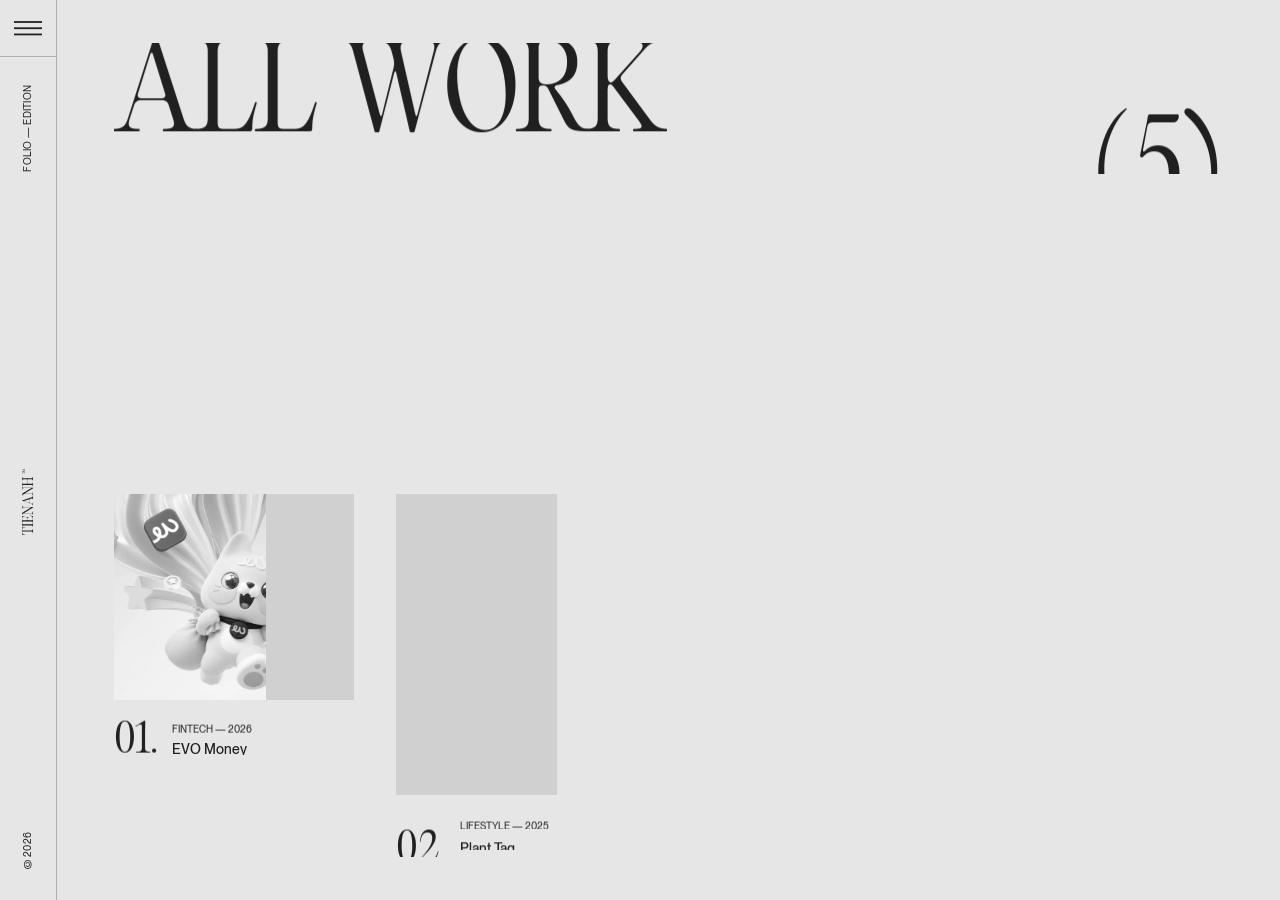
<file: works/index.html>
<!DOCTYPE html><html lang="en"> <head><meta charset="UTF-8"><meta name="viewport" content="width=device-width"><link rel="icon" type="image/png" href="/_astro/favicon.Dzio11Ed.png?v=2"><meta name="description" content="Independent designer crafting digital products, brand experiences, and thoughtful interactions."><meta property="og:title" content="Tien Anh ─ Independent Designer"><meta property="og:description" content="Independent designer crafting digital products, brand experiences, and thoughtful interactions."><meta property="og:image" content="/_astro/social-share.6vvvIo3Z.png"><meta property="og:type" content="website"><meta name="twitter:card" content="summary_large_image"><meta name="twitter:title" content="Tien Anh ─ Independent Designer"><meta name="twitter:description" content="Independent designer crafting digital products, brand experiences, and thoughtful interactions."><meta name="twitter:image" content="/_astro/social-share.6vvvIo3Z.png"><meta name="generator" content="Astro v6.3.1"><title>Tien Anh ─ Independent Designer</title><script>
      if ("scrollRestoration" in history) {
        history.scrollRestoration = "manual";
      }
      window.scrollTo(0, 0);
    </script><link rel="stylesheet" href="/_astro/global.BvueZpQ-.css">
<style>.work-detail-page-initial[data-astro-cid-enqfawqa] [data-astro-cid-enqfawqa][data-work-detail-reveal],.work-detail-page-initial[data-astro-cid-enqfawqa] [data-astro-cid-enqfawqa][data-work-detail-back]{opacity:0}@media(prefers-reduced-motion:reduce){.work-detail-page-initial[data-astro-cid-enqfawqa] [data-astro-cid-enqfawqa][data-work-detail-reveal],.work-detail-page-initial[data-astro-cid-enqfawqa] [data-astro-cid-enqfawqa][data-work-detail-back]{opacity:1}}
@media(min-width:768px)and (max-width:1024px)and (orientation:portrait){.tablet-orientation-notice[data-astro-cid-ggzamrjs]{display:flex}}
</style></head> <body class="overflow-x-hidden antialiased"> <!-- Figma Header - Mobile 390×64 (node 1366:1935); desktop rail unchanged at md: --><header class="fixed z-[110] opacity-0 inset-x-0 top-0 flex w-full flex-row items-center justify-between border-b border-(--header-border) bg-(--header-bg) text-(--header-text) px-5 py-4 md:inset-x-auto md:inset-y-0 md:left-0 md:right-auto md:bottom-0 md:w-16 md:flex-col md:items-center md:justify-start md:px-0 md:py-0 md:border-b-0 md:border-r" style="--header-bg: transparent; --header-text: #f2f2f2; --header-border: #505050" data-intro-header aria-label="Global site header"> <div class="pointer-events-none absolute -bottom-px left-0 z-10 h-px w-full origin-left bg-[#8A8178] will-change-transform md:top-0 md:bottom-auto md:h-dvh md:w-[calc(0.3_*_var(--scale))] md:origin-top" data-header-scroll-progress aria-hidden="true"></div> <a href="/" class="block w-15 shrink-0 text-(--header-text) md:hidden" aria-label="Back to home"> <svg class="block w-full" viewBox="0 0 60 27" fill="none" xmlns="http://www.w3.org/2000/svg"> <path d="M55.0061 1.0515C54.9777 0.987125 54.9386 0.954936 54.889 0.954936C54.8464 0.954936 54.8251 0.987125 54.8251 1.0515V3.62661C54.8251 4.03434 54.8854 4.30973 55.0061 4.45279C55.1339 4.5887 55.3255 4.65665 55.5811 4.65665C55.645 4.65665 55.6769 4.68169 55.6769 4.73176C55.6769 4.79614 55.645 4.82833 55.5811 4.82833C55.4178 4.82833 55.2439 4.8176 55.0593 4.79614C54.9032 4.78183 54.7931 4.77468 54.7292 4.77468C54.6653 4.77468 54.5482 4.78183 54.3779 4.79614C54.2004 4.8176 54.03 4.82833 53.8667 4.82833C53.8029 4.82833 53.7709 4.79614 53.7709 4.73176C53.7709 4.67454 53.8029 4.64592 53.8667 4.64592C54.1294 4.64592 54.3211 4.57797 54.4417 4.44206C54.5695 4.30615 54.6334 4.03434 54.6334 3.62661V0.997854C54.6334 0.718884 54.5908 0.522175 54.5056 0.407726C54.4275 0.293276 54.2891 0.236051 54.0904 0.236051L52.8445 0.236051C52.6813 0.236051 52.5996 0.346925 52.5996 0.56867V3.61588C52.5925 4.0236 52.6635 4.299 52.8126 4.44206C52.9688 4.57797 53.203 4.64592 53.5154 4.64592C53.5934 4.64592 53.6325 4.67454 53.6325 4.73176C53.6325 4.79614 53.5934 4.82833 53.5154 4.82833C53.3166 4.82833 53.1036 4.8176 52.8765 4.79614C52.6067 4.78183 52.4293 4.77468 52.3441 4.77468H52.2483C52.1418 4.77468 51.9324 4.78183 51.62 4.79614C51.2793 4.81044 51.0308 4.8176 50.8747 4.8176C50.7824 4.8176 50.7362 4.78898 50.7362 4.73176C50.7362 4.67454 50.7788 4.64592 50.864 4.64592C51.2402 4.64592 51.5171 4.57797 51.6946 4.44206C51.872 4.299 51.9608 4.0236 51.9608 3.61588V0.56867C51.9608 0.461374 51.9395 0.379114 51.8969 0.321889C51.8543 0.264664 51.7904 0.236051 51.7052 0.236051L50.9385 0.236051C50.7256 0.236051 50.5659 0.343348 50.4594 0.55794C50.36 0.772532 50.2606 1.13376 50.1612 1.64163C50.1541 1.71316 50.1187 1.74893 50.0548 1.74893C50.0122 1.74893 49.9944 1.70243 50.0015 1.60944L50.0228 1.38412C50.037 1.26967 50.0512 1.10873 50.0654 0.901288L50.0548 0.504292C50.0477 0.439914 50.0441 0.350501 50.0441 0.236051C50.0441 0.178827 50.0583 0.128755 50.0867 0.0858367C50.1151 0.0357653 50.1541 0.0107297 50.2038 0.0107297C50.2535 0.0107297 50.3423 0.0178831 50.47 0.0321891C50.6262 0.0464955 50.7753 0.0536484 50.9173 0.0536484L54.9954 0.0536484C55.1019 0.0536484 55.1871 0.0751082 55.251 0.118027C55.322 0.153792 55.3788 0.232476 55.4214 0.354078L56.795 3.92704C56.8021 3.96281 56.8304 3.98069 56.8801 3.98069C56.9156 3.98069 56.944 3.96638 56.9653 3.93777L58.4454 0.332619C58.4951 0.21817 58.5377 0.143062 58.5732 0.107297C58.6158 0.0715315 58.6832 0.0536484 58.7755 0.0536484L58.9458 0.0536484C59.0168 0.0536484 59.1659 0.0464955 59.3931 0.0321891C59.5634 0.0107297 59.7338 0 59.9042 0C59.9397 0 59.9645 0.00715298 59.9787 0.0214594C59.9929 0.0286124 60 0.0500713 60 0.0858367C60 0.143061 59.9716 0.171674 59.9148 0.171674C59.6522 0.171674 59.457 0.243205 59.3292 0.386266C59.2085 0.522175 59.1482 0.793992 59.1482 1.20172V3.62661C59.1482 4.03434 59.2085 4.30973 59.3292 4.45279C59.457 4.5887 59.6522 4.65665 59.9148 4.65665C59.9716 4.65665 60 4.68169 60 4.73176C60 4.76753 59.9929 4.79256 59.9787 4.80687C59.9645 4.82117 59.9397 4.82833 59.9042 4.82833C59.7409 4.82833 59.567 4.8176 59.3824 4.79614C59.1553 4.78183 59.0097 4.77468 58.9458 4.77468H58.7009C58.63 4.77468 58.4809 4.78183 58.2537 4.79614C58.0834 4.8176 57.913 4.82833 57.7426 4.82833C57.7071 4.82833 57.6823 4.82117 57.6681 4.80687C57.6539 4.79256 57.6468 4.76753 57.6468 4.73176C57.6468 4.67454 57.6752 4.64592 57.732 4.64592C57.9946 4.64592 58.1863 4.57797 58.307 4.44206C58.4347 4.30615 58.4986 4.03434 58.4986 3.62661V1.0515C58.4986 0.994278 58.4809 0.965666 58.4454 0.965666C58.4099 0.965666 58.378 0.994278 58.3496 1.0515L56.7311 4.91416C56.7098 4.97139 56.6707 5 56.6139 5C56.5642 5 56.5287 4.97139 56.5075 4.91416L55.0061 1.0515Z" fill="currentColor"></path> <path d="M6.208 25.824Q4.832 25.920 3.488 25.920Q3.200 25.920 3.088 25.856Q2.976 25.792 2.976 25.632Q2.976 25.376 3.456 25.376Q5.504 25.376 6.496 24.768Q7.488 24.160 7.488 22.336L7.488 1.664Q7.488 1.152 7.232 0.880Q6.976 0.608 6.528 0.608L4.544 0.608Q2.848 0.608 1.920 2.256Q0.992 3.904 0.640 7.072Q0.608 7.328 0.544 7.440Q0.480 7.552 0.320 7.552Q0.160 7.552 0.128 7.440Q0.096 7.328 0.096 7.072Q0.096 6.752 0.160 5.728Q0.224 4.512 0.224 3.712Q0.224 2.912 0.064 1.632Q0.000 0.928 0.000 0.768Q0.000 0.000 0.480 0.000Q0.896 0.000 1.792 0.064Q3.520 0.160 3.808 0.160L13.920 0.160Q14.208 0.160 15.936 0.064Q16.832 0.000 17.248 0.000Q17.728 0.000 17.728 0.768Q17.728 0.928 17.664 1.632Q17.504 2.912 17.504 3.712Q17.504 4.512 17.568 5.728Q17.632 6.752 17.632 7.072L17.632 7.232Q17.632 7.552 17.408 7.552Q17.248 7.552 17.184 7.440Q17.120 7.328 17.088 7.072Q16.736 3.904 15.824 2.256Q14.912 0.608 13.216 0.608L11.232 0.608Q10.784 0.608 10.528 0.880Q10.272 1.152 10.272 1.664L10.240 22.336Q10.240 24.160 11.216 24.784Q12.192 25.408 14.272 25.408Q14.528 25.408 14.624 25.456Q14.720 25.504 14.720 25.664Q14.720 25.792 14.608 25.856Q14.496 25.920 14.240 25.920Q12.896 25.920 11.456 25.824Q9.792 25.760 9.184 25.760L8.544 25.760Q7.936 25.760 6.208 25.824Z" fill="currentColor"></path> <path d="M17.440 25.376Q18.912 25.376 19.824 24.800Q20.736 24.224 21.280 22.496L28.544 -0.128Q28.672 -0.352 28.864 -0.352L29.312 -0.352Q29.568 -0.352 29.632 -0.128L36.960 22.496Q37.504 24.224 38.352 24.800Q39.200 25.376 40.544 25.376Q40.704 25.376 40.768 25.424Q40.832 25.472 40.832 25.632Q40.832 25.920 40.512 25.920Q39.680 25.920 38.816 25.824Q37.664 25.760 37.312 25.760L36.000 25.760Q35.488 25.760 33.952 25.824Q32.704 25.920 31.552 25.920Q31.296 25.920 31.200 25.856Q31.104 25.792 31.104 25.632Q31.104 25.376 31.520 25.376Q32.928 25.376 33.600 25.056Q34.272 24.736 34.272 23.840Q34.272 23.360 34.016 22.496L32.736 18.368Q32.576 17.792 32.064 17.424Q31.552 17.056 30.976 17.056L24.896 17.056Q24.288 17.056 23.792 17.424Q23.296 17.792 23.104 18.368L21.792 22.496Q21.536 23.360 21.536 23.840Q21.536 24.736 22.192 25.056Q22.848 25.376 24.256 25.376Q24.480 25.376 24.560 25.424Q24.640 25.472 24.640 25.632Q24.640 25.920 24.224 25.920Q23.648 25.920 22.432 25.856Q21.472 25.760 20.480 25.760Q19.680 25.760 18.912 25.856Q17.888 25.920 17.472 25.920Q17.280 25.920 17.200 25.856Q17.120 25.792 17.120 25.632Q17.120 25.376 17.440 25.376ZM24.064 15.680Q24.064 16.096 24.336 16.336Q24.608 16.576 25.088 16.576L30.816 16.576Q31.296 16.576 31.568 16.336Q31.840 16.096 31.840 15.680Q31.840 15.552 31.776 15.296L28.384 4.512Q28.256 3.936 27.968 3.936Q27.744 3.936 27.552 4.512L24.128 15.296Z" fill="currentColor"></path> </svg> </a> <button id="menu-toggle" type="button" disabled class="flex shrink-0 cursor-pointer items-center justify-center outline-none enabled:hover:opacity-80 md:h-16 md:w-full md:border-b md:border-(--header-border)" aria-expanded="false" aria-controls="fullscreen-menu" aria-label="Open menu"> <svg class="size-8" viewBox="0 0 32 32" fill="none" xmlns="http://www.w3.org/2000/svg" aria-hidden="true"> <rect y="15" width="32" height="2" fill="currentColor"></rect> <rect data-menu-icon-bar="lower" x="0" y="22" width="16" height="2" fill="currentColor"></rect> <rect data-menu-icon-bar="upper" x="16" y="8" width="16" height="2" fill="currentColor"></rect> </svg> </button> <div class="hidden flex-1 flex-col items-center justify-between py-6 md:flex md:py-8"> <p class="vt-rl vt-reading-up text-[calc(1_*_var(--scale))] uppercase tracking-wide md:text-[calc(1.1_*_var(--scale))]">
Folio — Edition
</p> <a href="/" class="block w-[calc(1.33_*_var(--scale))] shrink-0 text-(--header-text)" aria-label="Back to home"> <svg class="block w-full" viewBox="0 0 14 79" fill="none" xmlns="http://www.w3.org/2000/svg"> <path d="M1.1866 2.9957C1.11582 3.02764 1.10295 3.10428 1.1866 3.10428L2.73084 3.10428C3.25201 3.10428 3.34853 2.93182 3.34853 2.65078C3.34853 2.61245 3.3614 2.5933 3.39357 2.5933C3.43861 2.5933 3.45148 2.61245 3.45148 2.65078C3.45148 2.80408 3.42574 3.01486 3.41931 3.16177C3.42574 3.31507 3.45148 3.52585 3.45148 3.67915C3.45148 3.71747 3.43861 3.73664 3.39357 3.73664C3.3614 3.73664 3.3421 3.71747 3.3421 3.67915C3.3421 3.3981 3.25201 3.21926 2.73084 3.21926L1.15443 3.21926C0.819843 3.21926 0.697591 3.30229 0.697591 3.54501L0.697591 4.29234C0.697591 4.39454 0.774803 4.43925 0.897055 4.43925L2.7244 4.43925C3.24558 4.44564 3.3421 4.22846 3.3421 3.88993C3.3421 3.83883 3.35496 3.81968 3.39357 3.81968C3.43218 3.81968 3.45148 3.83883 3.45148 3.88993C3.45148 4.1071 3.41931 4.4137 3.41931 4.59255L3.41931 4.65003C3.41931 4.86081 3.44504 5.21851 3.44504 5.47401C3.44504 5.53149 3.43218 5.55704 3.39357 5.55704C3.35496 5.55704 3.3421 5.53149 3.3421 5.48039C3.3421 5.0716 3.24558 4.82249 2.7244 4.82249L0.897055 4.82249C0.774803 4.82249 0.697591 4.8736 0.697591 4.97579L0.697591 5.43568C0.697591 5.71673 1.00644 5.79977 1.54049 5.90197C1.58553 5.90835 1.60483 5.92751 1.60483 5.96584C1.60483 5.99777 1.57909 6.00416 1.52118 5.99778C1.37963 5.985 1.25738 5.96584 1.09652 5.95945C0.942095 5.95945 0.80054 5.97223 0.697591 5.97223C0.633248 5.97223 0.562471 5.94029 0.562471 5.87641C0.562471 5.75505 0.588208 5.65286 0.588208 5.44846L0.588208 3.00209C0.588208 2.88711 0.613945 2.80407 0.768369 2.74659L2.911 1.92261C2.95604 1.90984 2.95604 1.84596 2.91743 1.82042L0.7555 0.932569C0.626814 0.875082 0.588208 0.849527 0.588208 0.734554L0.588208 0.632359C0.588208 0.485449 0.556036 0.229953 0.556036 0.0574938C0.556036 0.0127817 0.568905 5.81325e-07 0.607511 5.79637e-07C0.646117 5.7795e-07 0.658985 0.0127832 0.658985 0.051108C0.658985 0.338541 0.7555 0.510996 1.27668 0.510996L2.73084 0.510996C3.25201 0.510996 3.34853 0.338541 3.34853 0.0511079C3.34853 0.012783 3.3614 4.59261e-07 3.39357 4.57855e-07C3.43861 4.55886e-07 3.45148 0.0127816 3.45148 0.0574937C3.45148 0.236341 3.41931 0.485449 3.41931 0.632359L3.41931 0.779266C3.41931 0.926176 3.45148 1.18167 3.45148 1.35413C3.45148 1.39884 3.43861 1.41162 3.39357 1.41162C3.3614 1.41162 3.3421 1.39884 3.3421 1.36052C3.3421 1.07947 3.25201 0.900629 2.73084 0.900629L1.1866 0.900629C1.12226 0.900629 1.10939 0.951728 1.1866 0.990052L3.50295 1.96094C3.57373 1.99287 3.57373 2.06952 3.50295 2.09507L1.1866 2.9957Z" fill="currentColor"></path> <path d="M13.088 74.836Q13.136 75.524 13.136 76.196Q13.136 76.340 13.104 76.396Q13.072 76.452 12.992 76.452Q12.864 76.452 12.864 76.212Q12.864 75.188 12.560 74.692Q12.256 74.196 11.344 74.196L1.008 74.196Q0.752 74.196 0.616 74.324Q0.480 74.452 0.480 74.676L0.480 75.668Q0.480 76.516 1.304 76.980Q2.128 77.444 3.712 77.620Q3.840 77.636 3.896 77.668Q3.952 77.700 3.952 77.780Q3.952 77.860 3.896 77.876Q3.840 77.892 3.712 77.892Q3.552 77.892 3.040 77.860Q2.432 77.828 2.032 77.828Q1.632 77.828 0.992 77.908Q0.640 77.940 0.560 77.940Q0.176 77.940 0.176 77.700Q0.176 77.492 0.208 77.044Q0.256 76.180 0.256 76.036L0.256 70.980Q0.256 70.836 0.208 69.972Q0.176 69.524 0.176 69.316Q0.176 69.076 0.560 69.076Q0.640 69.076 0.992 69.108Q1.632 69.188 2.032 69.188Q2.432 69.188 3.040 69.156Q3.552 69.124 3.712 69.124L3.792 69.124Q3.952 69.124 3.952 69.236Q3.952 69.316 3.896 69.348Q3.840 69.380 3.712 69.396Q2.128 69.572 1.304 70.028Q0.480 70.484 0.480 71.332L0.480 72.324Q0.480 72.548 0.616 72.676Q0.752 72.804 1.008 72.804L11.344 72.820Q12.256 72.820 12.568 72.332Q12.880 71.844 12.880 70.804Q12.880 70.676 12.904 70.628Q12.928 70.580 13.008 70.580Q13.072 70.580 13.104 70.636Q13.136 70.692 13.136 70.820Q13.136 71.492 13.088 72.212Q13.056 73.044 13.056 73.348L13.056 73.668Q13.056 73.972 13.088 74.836Z" fill="currentColor"></path> <path d="M0.432 68.500Q0.432 68.612 0.400 68.652Q0.368 68.692 0.304 68.692Q0.224 68.692 0.200 68.644Q0.176 68.596 0.176 68.484Q0.176 67.940 0.224 67.364Q0.256 66.660 0.256 66.420L0.256 65.908Q0.256 65.668 0.224 64.964Q0.176 64.388 0.176 63.844Q0.176 63.636 0.304 63.636Q0.432 63.636 0.432 63.828Q0.432 64.660 0.744 65.068Q1.056 65.476 1.968 65.476L11.344 65.476Q12.256 65.476 12.568 65.076Q12.880 64.676 12.880 63.828Q12.880 63.636 13.008 63.636Q13.088 63.652 13.112 63.692Q13.136 63.732 13.136 63.844Q13.136 64.388 13.088 64.964Q13.056 65.668 13.056 65.908L13.056 66.420Q13.056 66.660 13.088 67.364Q13.136 67.940 13.136 68.484Q13.136 68.612 13.104 68.652Q13.072 68.692 12.992 68.692Q12.864 68.692 12.864 68.500Q12.864 67.668 12.560 67.268Q12.256 66.868 11.344 66.868L1.968 66.868Q1.056 66.868 0.744 67.268Q0.432 67.668 0.432 68.500Z" fill="currentColor"></path> <path d="M13.104 56.468Q13.056 57.284 13.056 57.524L13.056 61.716Q13.056 61.956 13.088 62.660Q13.136 63.236 13.136 63.780Q13.136 63.908 13.104 63.948Q13.072 63.988 12.992 63.988Q12.864 63.988 12.864 63.796Q12.864 62.964 12.560 62.564Q12.256 62.164 11.344 62.164L1.968 62.164Q1.056 62.164 0.744 62.564Q0.432 62.964 0.432 63.796Q0.432 63.908 0.400 63.948Q0.368 63.988 0.304 63.988Q0.224 63.988 0.200 63.940Q0.176 63.892 0.176 63.780Q0.176 63.236 0.224 62.660Q0.256 61.956 0.256 61.716L0.256 57.444Q0.256 57.188 0.208 56.516Q0.176 56.196 0.176 56.116Q0.176 55.908 0.280 55.836Q0.384 55.764 0.592 55.764L1.360 55.764Q1.904 55.764 2.160 55.748Q2.608 55.716 3.120 55.628Q3.632 55.540 3.776 55.508L3.872 55.492Q4.032 55.492 4.032 55.620Q4.032 55.748 3.792 55.796Q2.432 56.084 1.744 56.372Q1.056 56.660 0.768 57.108Q0.480 57.556 0.480 58.324L0.480 60.004Q0.480 60.388 0.696 60.580Q0.912 60.772 1.280 60.772L5.568 60.772Q5.872 60.772 6.064 60.588Q6.256 60.404 6.256 60.132L6.256 58.468Q6.256 57.652 5.856 57.372Q5.456 57.092 4.624 57.092Q4.432 57.092 4.432 56.980Q4.432 56.900 4.480 56.876Q4.528 56.852 4.640 56.852Q4.928 56.852 5.568 56.884Q5.968 56.932 6.368 56.932Q6.608 56.932 7.120 56.900Q7.648 56.852 8.112 56.852Q8.224 56.852 8.264 56.876Q8.304 56.900 8.304 56.980Q8.304 57.092 8.112 57.092Q7.280 57.092 6.880 57.372Q6.480 57.652 6.480 58.468L6.480 60.084Q6.480 60.388 6.656 60.580Q6.832 60.772 7.104 60.772L11.840 60.772Q12.416 60.772 12.616 60.604Q12.816 60.436 12.816 59.908L12.816 58.276Q12.816 57.572 12.536 57.108Q12.256 56.644 11.544 56.220Q10.832 55.796 9.360 55.188Q9.104 55.092 9.104 54.996Q9.104 54.884 9.216 54.884Q9.264 54.884 9.360 54.916L9.968 55.108Q10.096 55.156 10.304 55.220Q10.512 55.284 10.832 55.380Q11.392 55.540 11.800 55.596Q12.208 55.652 12.720 55.652Q12.928 55.652 13.032 55.724Q13.136 55.796 13.136 55.988Q13.136 56.116 13.104 56.468Z" fill="currentColor"></path> <path d="M13.216 45.684L3.120 51.844Q2.896 51.956 2.896 52.068Q2.896 52.196 3.216 52.196L11.344 52.196Q12.256 52.196 12.568 51.668Q12.880 51.140 12.880 50.020Q12.880 49.764 13.008 49.764Q13.136 49.764 13.136 50.036Q13.136 50.628 13.088 51.284Q13.056 51.988 13.056 52.324Q13.056 52.596 13.088 53.204Q13.136 53.796 13.136 54.372Q13.136 54.500 13.104 54.556Q13.072 54.612 12.992 54.612Q12.864 54.612 12.864 54.388Q12.864 53.396 12.560 52.924Q12.256 52.452 11.344 52.452L2.864 52.452Q2.576 52.452 2.224 52.556Q1.872 52.660 1.616 52.820L1.264 53.028Q0.880 53.268 0.656 53.684Q0.432 54.100 0.432 54.548Q0.432 54.660 0.408 54.700Q0.384 54.740 0.320 54.740Q0.176 54.740 0.176 54.532Q0.176 54.052 0.208 53.348Q0.240 52.836 0.240 52.532Q0.272 52.180 0.400 51.972Q0.528 51.764 0.848 51.572L10.640 45.604Q10.864 45.476 10.864 45.380Q10.864 45.252 10.528 45.252L1.968 45.252Q1.056 45.252 0.744 45.780Q0.432 46.308 0.432 47.428Q0.432 47.684 0.304 47.684Q0.176 47.684 0.176 47.412Q0.176 47.076 0.208 46.308Q0.256 45.700 0.256 45.108Q0.256 44.660 0.208 44.212Q0.176 43.604 0.176 43.364Q0.176 43.156 0.304 43.156Q0.432 43.156 0.432 43.348Q0.432 44.180 0.744 44.588Q1.056 44.996 1.968 44.996L13.200 44.996Q13.312 44.996 13.312 45.108L13.312 45.492Q13.312 45.588 13.216 45.684Z" fill="currentColor"></path> <path d="M12.864 43.284Q12.864 42.548 12.576 42.092Q12.288 41.636 11.424 41.364L0.112 37.732Q0.000 37.668 0.000 37.572L0.000 37.348Q0.000 37.220 0.112 37.188L11.424 33.524Q12.288 33.252 12.576 32.828Q12.864 32.404 12.864 31.732Q12.864 31.652 12.888 31.620Q12.912 31.588 12.992 31.588Q13.136 31.588 13.136 31.748Q13.136 32.164 13.088 32.596Q13.056 33.172 13.056 33.348L13.056 34.004Q13.056 34.260 13.088 35.028Q13.136 35.652 13.136 36.228Q13.136 36.356 13.104 36.404Q13.072 36.452 12.992 36.452Q12.864 36.452 12.864 36.244Q12.864 35.540 12.704 35.204Q12.544 34.868 12.096 34.868Q11.856 34.868 11.424 34.996L9.360 35.636Q9.072 35.716 8.888 35.972Q8.704 36.228 8.704 36.516L8.704 39.556Q8.704 39.860 8.888 40.108Q9.072 40.356 9.360 40.452L11.424 41.108Q11.856 41.236 12.096 41.236Q12.544 41.236 12.704 40.908Q12.864 40.580 12.864 39.876Q12.864 39.764 12.888 39.724Q12.912 39.684 12.992 39.684Q13.136 39.684 13.136 39.892Q13.136 40.180 13.104 40.788Q13.056 41.268 13.056 41.764Q13.056 42.164 13.104 42.548Q13.136 43.060 13.136 43.268Q13.136 43.364 13.104 43.404Q13.072 43.444 12.992 43.444Q12.864 43.444 12.864 43.284ZM8.016 39.972Q8.224 39.972 8.344 39.836Q8.464 39.700 8.464 39.460L8.464 36.596Q8.464 36.356 8.344 36.220Q8.224 36.084 8.016 36.084Q7.952 36.084 7.824 36.116L2.432 37.812Q2.144 37.876 2.144 38.020Q2.144 38.132 2.432 38.228L7.824 39.940Z" fill="currentColor"></path> <path d="M13.216 22.916L3.120 29.076Q2.896 29.188 2.896 29.300Q2.896 29.428 3.216 29.428L11.344 29.428Q12.256 29.428 12.568 28.900Q12.880 28.372 12.880 27.252Q12.880 26.996 13.008 26.996Q13.136 26.996 13.136 27.268Q13.136 27.860 13.088 28.516Q13.056 29.220 13.056 29.556Q13.056 29.828 13.088 30.436Q13.136 31.028 13.136 31.604Q13.136 31.732 13.104 31.788Q13.072 31.844 12.992 31.844Q12.864 31.844 12.864 31.620Q12.864 30.628 12.560 30.156Q12.256 29.684 11.344 29.684L2.864 29.684Q2.576 29.684 2.224 29.788Q1.872 29.892 1.616 30.052L1.264 30.260Q0.880 30.500 0.656 30.916Q0.432 31.332 0.432 31.780Q0.432 31.892 0.408 31.932Q0.384 31.972 0.320 31.972Q0.176 31.972 0.176 31.764Q0.176 31.284 0.208 30.580Q0.240 30.068 0.240 29.764Q0.272 29.412 0.400 29.204Q0.528 28.996 0.848 28.804L10.640 22.836Q10.864 22.708 10.864 22.612Q10.864 22.484 10.528 22.484L1.968 22.484Q1.056 22.484 0.744 23.012Q0.432 23.540 0.432 24.660Q0.432 24.916 0.304 24.916Q0.176 24.916 0.176 24.644Q0.176 24.308 0.208 23.540Q0.256 22.932 0.256 22.340Q0.256 21.892 0.208 21.444Q0.176 20.836 0.176 20.596Q0.176 20.388 0.304 20.388Q0.432 20.388 0.432 20.580Q0.432 21.412 0.744 21.820Q1.056 22.228 1.968 22.228L13.200 22.228Q13.312 22.228 13.312 22.340L13.312 22.724Q13.312 22.820 13.216 22.916Z" fill="currentColor"></path> <path d="M0.432 13.780Q0.432 13.956 0.320 13.956Q0.240 13.956 0.208 13.916Q0.176 13.876 0.176 13.764Q0.176 13.268 0.224 12.724Q0.256 12.084 0.256 11.860L0.256 11.316Q0.256 11.060 0.224 10.356Q0.176 9.780 0.176 9.236Q0.176 9.124 0.200 9.084Q0.224 9.044 0.304 9.044Q0.368 9.044 0.400 9.084Q0.432 9.124 0.432 9.236Q0.432 10.068 0.744 10.468Q1.056 10.868 1.968 10.868L11.344 10.868Q12.256 10.868 12.568 10.468Q12.880 10.068 12.880 9.236Q12.880 9.124 12.904 9.084Q12.928 9.044 13.008 9.044Q13.088 9.044 13.112 9.092Q13.136 9.140 13.136 9.252Q13.136 9.796 13.088 10.372Q13.056 11.076 13.056 11.316L13.056 11.860Q13.056 12.100 13.088 12.740Q13.136 13.268 13.136 13.764Q13.136 13.876 13.104 13.916Q13.072 13.956 12.992 13.956Q12.864 13.956 12.864 13.780Q12.864 12.996 12.560 12.628Q12.256 12.260 11.344 12.260L7.008 12.260Q6.720 12.260 6.528 12.452Q6.336 12.644 6.336 12.948L6.336 16.804Q6.336 17.108 6.528 17.300Q6.720 17.492 7.008 17.492L11.344 17.492Q12.256 17.492 12.568 17.124Q12.880 16.756 12.880 15.972Q12.880 15.796 12.992 15.796Q13.072 15.796 13.104 15.836Q13.136 15.876 13.136 15.988Q13.136 16.468 13.088 17.028Q13.056 17.668 13.056 17.892L13.056 18.436Q13.056 18.676 13.088 19.380Q13.136 19.956 13.136 20.500Q13.136 20.628 13.104 20.668Q13.072 20.708 12.992 20.708Q12.864 20.708 12.864 20.516Q12.864 19.684 12.560 19.284Q12.256 18.884 11.344 18.884L1.968 18.884Q1.056 18.884 0.744 19.284Q0.432 19.684 0.432 20.516Q0.432 20.628 0.400 20.668Q0.368 20.708 0.304 20.708Q0.224 20.708 0.200 20.660Q0.176 20.612 0.176 20.500Q0.176 19.956 0.224 19.380Q0.256 18.676 0.256 18.436L0.256 17.892Q0.256 17.652 0.224 17.012Q0.176 16.484 0.176 15.988Q0.176 15.876 0.200 15.836Q0.224 15.796 0.304 15.796Q0.432 15.796 0.432 15.972Q0.432 16.740 0.744 17.116Q1.056 17.492 1.968 17.492L5.408 17.492Q5.712 17.492 5.904 17.300Q6.096 17.108 6.096 16.804L6.096 12.948Q6.096 12.644 5.904 12.452Q5.712 12.260 5.408 12.260L1.968 12.260Q1.056 12.260 0.744 12.628Q0.432 12.996 0.432 13.780Z" fill="currentColor"></path> </svg> </a> <p class="vt-rl vt-reading-up text-[calc(1_*_var(--scale))] uppercase tracking-wide md:text-[calc(1.1_*_var(--scale))]">
© 2026 </p> </div> </header> <script type="module" src="/_astro/Header.astro_astro_type_script_index_0_lang.-_d_Djl9.js"></script> <dialog id="fullscreen-menu" class="fixed inset-0 z-[90] m-0 h-dvh max-h-none w-full max-w-none border-0 bg-transparent p-0 backdrop:bg-transparent open:flex open:flex-col" aria-label="Site navigation" aria-modal="true"> <div data-menu-reveal class="relative flex min-h-0 min-w-0 flex-1 flex-col bg-[#2e2b28] text-[#faf9f6]"> <!-- Figma Menu mobile (1334:1531): close lives in fixed Header; desktop keeps text control --> <button type="button" class="absolute right-4 top-8 hidden font-serif-2 text-[calc(3.2_*_var(--scale))] font-normal uppercase leading-none opacity-0 outline-none hover:opacity-80 md:block md:right-16 md:top-(--vg) md:text-[3.6vh] cursor-pointer" data-menu-close data-reveal-line aria-label="Close menu">
Close
</button> <!-- Mobile band: px-5, pt below 64px header + 32px (Figma Section 1334:1538); desktop uses absolute rails --> <div class="flex min-h-0 flex-1 flex-col px-5 pt-24 pb-5 md:contents md:p-0"> <div class="flex min-h-0 flex-1 flex-col justify-between md:contents"> <nav class="flex flex-col gap-6 md:absolute md:left-32 md:top-(--vg) xl:gap-[3.6vh]" aria-label="Primary"> <a class="group flex items-center gap-5 text-[#faf9f6] opacity-25 outline-none hover:opacity-90 data-[nav-active=true]:opacity-100 xl:gap-6 text-[calc(6.8*var(--scale))] md:text-[min(20vh,15vw)]" href="/" data-nav-item> <span class="w-6 shrink-0 font-serif text-[0.3em] font-normal leading-[1.2] opacity-0 md:w-auto" data-reveal-line> 01. </span> <span class="relative inline-block"> <span class="font-serif font-normal uppercase leading-[0.9] opacity-0 md:tracking-[-0.04em]" data-reveal-line> Home </span>  </span> </a><a class="group flex items-center gap-5 text-[#faf9f6] opacity-25 outline-none hover:opacity-90 data-[nav-active=true]:opacity-100 xl:gap-6 text-[calc(6.8*var(--scale))] md:text-[min(20vh,15vw)]" href="/about" data-nav-item> <span class="w-6 shrink-0 font-serif text-[0.3em] font-normal leading-[1.2] opacity-0 md:w-auto" data-reveal-line> 02. </span> <span class="relative inline-block"> <span class="font-serif font-normal uppercase leading-[0.9] opacity-0 md:tracking-[-0.04em]" data-reveal-line> About </span>  </span> </a><a class="group flex items-center gap-5 text-[#faf9f6] opacity-25 outline-none hover:opacity-90 data-[nav-active=true]:opacity-100 xl:gap-6 text-[calc(6.8*var(--scale))] md:text-[min(20vh,15vw)]" href="/works" data-nav-item> <span class="w-6 shrink-0 font-serif text-[0.3em] font-normal leading-[1.2] opacity-0 md:w-auto" data-reveal-line> 03. </span> <span class="relative inline-block"> <span class="font-serif font-normal uppercase leading-[0.9] opacity-0 md:tracking-[-0.04em]" data-reveal-line> Works </span>  </span> </a><a class="group flex items-center gap-5 text-[#faf9f6] opacity-25 outline-none hover:opacity-90 data-[nav-active=true]:opacity-100 xl:gap-6 text-[calc(6.8*var(--scale))] md:text-[min(20vh,15vw)]" href="https://wa.me/84559026262" target="_blank" rel="noreferrer" data-nav-item> <span class="w-6 shrink-0 font-serif text-[0.3em] font-normal leading-[1.2] opacity-0 md:w-auto" data-reveal-line> 04. </span> <span class="relative inline-block"> <span class="font-serif font-normal uppercase leading-[0.9] opacity-0 md:tracking-[-0.04em]" data-reveal-line> Contact </span>  </span> </a> </nav> <div class="flex flex-wrap gap-6 border-t border-[#5f5a54] pt-5 text-sm font-medium leading-[1.2] md:absolute md:bottom-(--vg) md:right-16 md:border-0 md:pt-0 md:text-[1.8vh]"> <a class="to-link-underline opacity-0 outline-none" href="https://www.instagram.com/rieltieanh/" aria-label="Instagram" target="_blank" rel="noreferrer" data-to-link-underline data-social-link data-reveal-line> Instagram </a><a class="to-link-underline opacity-0 outline-none" href="https://www.facebook.com/jonodesignvietnam" aria-label="Facebook Own Agency" target="_blank" rel="noreferrer" data-to-link-underline data-social-link data-reveal-line> Own Agency (FB) </a><a class="to-link-underline opacity-0 outline-none" href="https://wa.me/84559026262" aria-label="WhatsApp 055 902 6262" target="_blank" rel="noreferrer" data-to-link-underline data-social-link data-reveal-line> WhatsApp: 055 902 6262 </a> </div> </div> </div> </div> </dialog> <script type="module" src="/_astro/FullscreenMenu.astro_astro_type_script_index_0_lang.D_q-HyZd.js"></script> <div id="dissolve-mount" aria-hidden="true"></div> <div class="tablet-orientation-notice fixed inset-0 z-[120] hidden items-center justify-center bg-[#2e2b28] px-8 text-center text-[#faf9f6]" role="status" aria-live="polite" data-astro-cid-ggzamrjs> <div class="max-w-[32rem]" data-astro-cid-ggzamrjs> <div class="mx-auto mb-8 flex h-24 w-24 items-center justify-center rounded-full border border-[#8a8178]" aria-hidden="true" data-astro-cid-ggzamrjs> <svg class="h-12 w-12" viewBox="0 0 48 48" fill="none" xmlns="http://www.w3.org/2000/svg" data-astro-cid-ggzamrjs> <path d="M13 12H35C36.6569 12 38 13.3431 38 15V33C38 34.6569 36.6569 36 35 36H13C11.3431 36 10 34.6569 10 33V15C10 13.3431 11.3431 12 13 12Z" stroke="currentColor" stroke-width="2" data-astro-cid-ggzamrjs></path> <path d="M17 8L13 12L17 16" stroke="currentColor" stroke-width="2" stroke-linecap="round" stroke-linejoin="round" data-astro-cid-ggzamrjs></path> <path d="M31 40L35 36L31 32" stroke="currentColor" stroke-width="2" stroke-linecap="round" stroke-linejoin="round" data-astro-cid-ggzamrjs></path> </svg> </div> <p class="font-serif text-[calc(3.2_*_var(--scale))] leading-none tracking-[-0.04em]" data-astro-cid-ggzamrjs>
Rotate your screen
</p> <p class="mt-5 text-base font-medium leading-[1.25] text-[#c8c0b8]" data-astro-cid-ggzamrjs>
Please turn your tablet to landscape for the best viewing experience.
</p> </div> </div>  <script type="module" src="/_astro/TabletOrientationNotice.astro_astro_type_script_index_0_lang.DmoMhxPB.js"></script> <main>  <section class="relative min-h-dvh bg-[#edeae6] text-[#2e2b28] [--works-card-w:calc(29.4_*_var(--scale))] md:h-dvh md:overflow-hidden md:--works-card-w-(--portrait-w)" data-section="works-all" data-header-bg="#e6e6e6" data-header-text="#202020" data-header-border="#b0b0b0" aria-label="All work"> <div class="relative flex min-h-dvh flex-col px-5 pt-24 pb-14 [perspective:1000px] [perspective-origin:50%_38%] [transform-style:preserve-3d] md:h-full md:min-h-0 md:px-0 md:py-0" data-works-stage> <header class="relative z-[2] flex shrink-0 gap-2 md:absolute md:left-32 md:right-16 md:top-(--vg) md:justify-between md:gap-0"> <h1 class="font-serif-2 text-[calc(5.4_*_var(--scale))] font-normal leading-none opacity-0 md:text-[calc(12.8_*_var(--scale))] uppercase" data-animate="works-title" data-reveal-line> <span class="block w-max overflow-hidden pb-[0.15em] -mb-[0.15em]"> <span class="block translate-z-0 whitespace-nowrap" data-line>All work</span> </span> </h1> <p class="font-serif text-[calc(3.5_*_var(--scale))] font-normal leading-none whitespace-nowrap opacity-0 md:text-[calc(12.8_*_var(--scale))]" data-animate="works-count" data-reveal-line aria-label="5 projects"> <span class="block w-max overflow-hidden pb-[0.15em] -mb-[0.15em]"> <span class="block translate-z-0 whitespace-nowrap" data-line>(5)</span> </span> </p> </header> <div class="relative z-[1] mt-12 min-h-0 overflow-visible md:mt-0 md:absolute md:inset-x-0 md:bottom-(--vg) [perspective:1000px] [perspective-origin:50%_42%] [transform-style:preserve-3d]" data-works-viewport> <div class="flex flex-col items-start gap-6 will-change-transform [transform-style:preserve-3d] md:h-full md:flex-row md:gap-6 md:pl-32" data-works-track role="list" aria-label="Project gallery"> <article class="flex w-full shrink-0 flex-col gap-3 [transform-style:preserve-3d] md:w-(--works-card-w) md:gap-4" data-works-card data-works-project-id="evo-money" role="listitem"> <div class="flex flex-col gap-3 [transform-style:preserve-3d] md:gap-4" data-works-card-inner> <div class="flex flex-col gap-3 [transform-origin:50%_42%] [transform-style:preserve-3d] [backface-visibility:hidden] will-change-transform md:gap-4" data-works-card-transform> <a class="group block overflow-hidden focus-visible:outline focus-visible:outline-2 focus-visible:outline-offset-2 focus-visible:outline-[#2e2b28]" href="#work-evo-money" data-works-card-link aria-controls="work-detail-evo-money"> <div class="relative w-full overflow-hidden" data-reveal-image-shell data-works-card-media> <div class="pointer-events-none absolute inset-0 z-[5] bg-[#d8d1c8]" data-reveal-image-overlay aria-hidden="true" style="clip-path: inset(0 100% 0 0)"></div> <div class="relative z-10 opacity-0" data-reveal-image data-works-card-image> <img src="/_astro/evo-money-thumbnail-free-size.BPk-L5Jq_hJOrD.webp" alt loading="lazy" decoding="async" width="1440" height="1135" class="block h-auto w-full"> </div> </div> </a> <div class="flex items-center gap-4"> <p class="shrink-0 font-serif text-[calc(5.4_*_var(--scale))] font-normal capitalize leading-none text-[#2e2b28] opacity-0 md:text-[calc(4.5_*_var(--scale))] md:leading-[1.2]" data-reveal-line> 01.
</p> <div class="flex min-w-0 flex-col gap-1"> <p class="text-[calc(1.1_*_var(--scale))] uppercase leading-[1.3] text-[#2e2b28] opacity-0" data-reveal-line> Fintech — 2026 </p> <p class="text-2xl lg:text-base font-medium leading-[1.2] text-[#2e2b28] opacity-0" data-reveal-line> EVO Money </p> </div> </div> </div> </div> </article><article class="flex w-full shrink-0 flex-col gap-3 [transform-style:preserve-3d] md:w-(--works-card-w) md:gap-4" data-works-card data-works-project-id="plant-tag" role="listitem"> <div class="flex flex-col gap-3 [transform-style:preserve-3d] md:gap-4" data-works-card-inner> <div class="flex flex-col gap-3 [transform-origin:50%_42%] [transform-style:preserve-3d] [backface-visibility:hidden] will-change-transform md:gap-4" data-works-card-transform> <a class="group block overflow-hidden focus-visible:outline focus-visible:outline-2 focus-visible:outline-offset-2 focus-visible:outline-[#2e2b28]" href="#work-plant-tag" data-works-card-link aria-controls="work-detail-plant-tag"> <div class="relative w-full overflow-hidden" data-reveal-image-shell data-works-card-media> <div class="pointer-events-none absolute inset-0 z-[5] bg-[#d8d1c8]" data-reveal-image-overlay aria-hidden="true" style="clip-path: inset(0 100% 0 0)"></div> <div class="relative z-10 opacity-0" data-reveal-image data-works-card-image> <img src="/_astro/plant-tag-thumbnail-free-size.Cu7TLaX1_Zyobyd.webp" alt loading="lazy" decoding="async" width="1440" height="1658" class="block h-auto w-full"> </div> </div> </a> <div class="flex items-center gap-4"> <p class="shrink-0 font-serif text-[calc(5.4_*_var(--scale))] font-normal capitalize leading-none text-[#2e2b28] opacity-0 md:text-[calc(4.5_*_var(--scale))] md:leading-[1.2]" data-reveal-line> 02.
</p> <div class="flex min-w-0 flex-col gap-1"> <p class="text-[calc(1.1_*_var(--scale))] uppercase leading-[1.3] text-[#2e2b28] opacity-0" data-reveal-line> Lifestyle — 2025 </p> <p class="text-2xl lg:text-base font-medium leading-[1.2] text-[#2e2b28] opacity-0" data-reveal-line> Plant Tag </p> </div> </div> </div> </div> </article><article class="flex w-full shrink-0 flex-col gap-3 [transform-style:preserve-3d] md:w-(--works-card-w) md:gap-4" data-works-card data-works-project-id="swisshaus" role="listitem"> <div class="flex flex-col gap-3 [transform-style:preserve-3d] md:gap-4" data-works-card-inner> <div class="flex flex-col gap-3 [transform-origin:50%_42%] [transform-style:preserve-3d] [backface-visibility:hidden] will-change-transform md:gap-4" data-works-card-transform> <a class="group block overflow-hidden focus-visible:outline focus-visible:outline-2 focus-visible:outline-offset-2 focus-visible:outline-[#2e2b28]" href="#work-swisshaus" data-works-card-link aria-controls="work-detail-swisshaus"> <div class="relative w-full overflow-hidden" data-reveal-image-shell data-works-card-media> <div class="pointer-events-none absolute inset-0 z-[5] bg-[#d8d1c8]" data-reveal-image-overlay aria-hidden="true" style="clip-path: inset(0 100% 0 0)"></div> <div class="relative z-10 opacity-0" data-reveal-image data-works-card-image> <img src="/_astro/swisshaus-thumbnail-free-size.CBsNpRkq_1Vso6F.webp" alt loading="lazy" decoding="async" width="1440" height="1135" class="block h-auto w-full"> </div> </div> </a> <div class="flex items-center gap-4"> <p class="shrink-0 font-serif text-[calc(5.4_*_var(--scale))] font-normal capitalize leading-none text-[#2e2b28] opacity-0 md:text-[calc(4.5_*_var(--scale))] md:leading-[1.2]" data-reveal-line> 03.
</p> <div class="flex min-w-0 flex-col gap-1"> <p class="text-[calc(1.1_*_var(--scale))] uppercase leading-[1.3] text-[#2e2b28] opacity-0" data-reveal-line> E-commerce — 2025 </p> <p class="text-2xl lg:text-base font-medium leading-[1.2] text-[#2e2b28] opacity-0" data-reveal-line> Swiss Haus </p> </div> </div> </div> </div> </article><article class="flex w-full shrink-0 flex-col gap-3 [transform-style:preserve-3d] md:w-(--works-card-w) md:gap-4" data-works-card data-works-project-id="betahaus" role="listitem"> <div class="flex flex-col gap-3 [transform-style:preserve-3d] md:gap-4" data-works-card-inner> <div class="flex flex-col gap-3 [transform-origin:50%_42%] [transform-style:preserve-3d] [backface-visibility:hidden] will-change-transform md:gap-4" data-works-card-transform> <a class="group block overflow-hidden focus-visible:outline focus-visible:outline-2 focus-visible:outline-offset-2 focus-visible:outline-[#2e2b28]" href="#work-betahaus" data-works-card-link aria-controls="work-detail-betahaus"> <div class="relative w-full overflow-hidden" data-reveal-image-shell data-works-card-media> <div class="pointer-events-none absolute inset-0 z-[5] bg-[#d8d1c8]" data-reveal-image-overlay aria-hidden="true" style="clip-path: inset(0 100% 0 0)"></div> <div class="relative z-10 opacity-0" data-reveal-image data-works-card-image> <img src="/_astro/betahaus-thumbnail-free-size.CEFP0UbD_3eNv4.webp" alt loading="lazy" decoding="async" width="1440" height="1658" class="block h-auto w-full"> </div> </div> </a> <div class="flex items-center gap-4"> <p class="shrink-0 font-serif text-[calc(5.4_*_var(--scale))] font-normal capitalize leading-none text-[#2e2b28] opacity-0 md:text-[calc(4.5_*_var(--scale))] md:leading-[1.2]" data-reveal-line> 04.
</p> <div class="flex min-w-0 flex-col gap-1"> <p class="text-[calc(1.1_*_var(--scale))] uppercase leading-[1.3] text-[#2e2b28] opacity-0" data-reveal-line> Real Estate — 2024 </p> <p class="text-2xl lg:text-base font-medium leading-[1.2] text-[#2e2b28] opacity-0" data-reveal-line> Betahaus </p> </div> </div> </div> </div> </article><article class="flex w-full shrink-0 flex-col gap-3 [transform-style:preserve-3d] md:w-(--works-card-w) md:gap-4" data-works-card data-works-project-id="profit-partners" role="listitem"> <div class="flex flex-col gap-3 [transform-style:preserve-3d] md:gap-4" data-works-card-inner> <div class="flex flex-col gap-3 [transform-origin:50%_42%] [transform-style:preserve-3d] [backface-visibility:hidden] will-change-transform md:gap-4" data-works-card-transform> <a class="group block overflow-hidden focus-visible:outline focus-visible:outline-2 focus-visible:outline-offset-2 focus-visible:outline-[#2e2b28]" href="#work-profit-partners" data-works-card-link aria-controls="work-detail-profit-partners"> <div class="relative w-full overflow-hidden" data-reveal-image-shell data-works-card-media> <div class="pointer-events-none absolute inset-0 z-[5] bg-[#d8d1c8]" data-reveal-image-overlay aria-hidden="true" style="clip-path: inset(0 100% 0 0)"></div> <div class="relative z-10 opacity-0" data-reveal-image data-works-card-image> <img src="/_astro/pp-thumbnail-free-size.Cr6QaUCw_Z1Poirk.webp" alt loading="lazy" decoding="async" width="1440" height="1076" class="block h-auto w-full"> </div> </div> </a> <div class="flex items-center gap-4"> <p class="shrink-0 font-serif text-[calc(5.4_*_var(--scale))] font-normal capitalize leading-none text-[#2e2b28] opacity-0 md:text-[calc(4.5_*_var(--scale))] md:leading-[1.2]" data-reveal-line> 05.
</p> <div class="flex min-w-0 flex-col gap-1"> <p class="text-[calc(1.1_*_var(--scale))] uppercase leading-[1.3] text-[#2e2b28] opacity-0" data-reveal-line> Financial Services — 2024 </p> <p class="text-2xl lg:text-base font-medium leading-[1.2] text-[#2e2b28] opacity-0" data-reveal-line> Profit Partners </p> </div> </div> </div> </div> </article> <div class="hidden h-px shrink-0 md:block md:w-10" aria-hidden="true"></div> </div> </div> </div> </section> <section id="work-detail-evo-money" class="grid grid-cols-1 bg-[#faf9f6] text-[#2e2b28] md:grid-cols-2 md:items-start md:pl-16 fixed inset-0 z-30 h-dvh overflow-y-auto overscroll-y-contain opacity-0 pointer-events-none invisible" data-section="work-detail" data-work-detail-panel data-work-detail-id="evo-money" data-work-detail-variant="overlay" data-header-bg="#fafafa" data-header-text="#202020" data-header-border="#b0b0b0" aria-hidden="true" aria-label="EVO Money — project details" data-astro-cid-enqfawqa> <!-- LEFT: scrolls with the page --> <div class="flex min-w-0 flex-col gap-12 px-5 pt-24 pb-14 md:min-h-dvh md:justify-between md:px-16 md:py-(--vg)" data-work-detail-copy data-astro-cid-enqfawqa> <!-- Title — Figma 1284:1722: button + title wrap, gap 24px at desktop --> <div class="flex w-full flex-col items-start gap-4 md:gap-6" data-astro-cid-enqfawqa> <button class="inline-flex w-full overflow-hidden text-sm lg:text-base leading-[1.4] text-[#2e2b28] hover:opacity-70 focus-visible:outline focus-visible:outline-2 focus-visible:outline-offset-2 focus-visible:outline-[#2e2b28] cursor-pointer" type="button" data-work-detail-close data-astro-cid-enqfawqa> <span class="inline-flex items-center gap-1.5" data-line data-astro-cid-enqfawqa> <svg class="size-4 shrink-0" viewBox="0 0 16 16" fill="none" xmlns="http://www.w3.org/2000/svg" data-astro-cid-enqfawqa> <path d="M4.91533 8.5L8.71283 12.2975L8 13L3 8L8 3L8.71283 3.7025L4.91533 7.5H13V8.5H4.91533Z" fill="currentColor" data-astro-cid-enqfawqa></path> </svg>
Back
</span> </button> <h1 class="w-full font-serif text-[calc(5.4_*_var(--scale))] font-normal uppercase leading-[0.9] md:text-[calc(9_*_var(--scale))]" data-work-detail-reveal data-astro-cid-enqfawqa> <span class="block overflow-hidden" data-astro-cid-enqfawqa> <span class="block translate-z-0" data-line data-astro-cid-enqfawqa>EVO Money</span> </span> </h1> </div> <!-- Info block — Figma 1284:1725: gap-[32px] between rows --> <div class="flex flex-col gap-8" data-astro-cid-enqfawqa> <!-- Overview — Figma 1284:1726: gap-[24px], label w-[188px] --> <div class="flex flex-col gap-4 md:flex-row md:gap-6" data-astro-cid-enqfawqa> <p class="w-full shrink-0 text-[calc(1.1_*_var(--scale))] uppercase leading-[1.4] md:w-[calc(18.8_*_var(--scale))]" data-work-detail-reveal data-astro-cid-enqfawqa> <span class="block overflow-hidden" data-astro-cid-enqfawqa> <span class="block translate-z-0" data-line data-astro-cid-enqfawqa>Overview</span> </span> </p> <p class="min-w-0 flex-1 text-[calc(1.4_*_var(--scale))] leading-[1.4] md:text-base" data-work-detail-reveal data-astro-cid-enqfawqa> A digital lending experience designed to make the borrowing process simpler, clearer, and more accessible for everyday financial needs. </p> </div> <!-- Details table — Figma 1284:1729: label w-[188px], rows gap-[20px] py-[10px] --> <div class="flex flex-col gap-4 md:flex-row md:gap-6" data-astro-cid-enqfawqa> <p class="w-full shrink-0 text-[calc(1.1_*_var(--scale))] uppercase leading-[1.4] md:w-[calc(18.8_*_var(--scale))]" data-work-detail-reveal data-astro-cid-enqfawqa> <span class="block overflow-hidden" data-astro-cid-enqfawqa> <span class="block translate-z-0" data-line data-astro-cid-enqfawqa>Details</span> </span> </p> <div class="min-w-0 flex-1" data-astro-cid-enqfawqa> <!-- Client — border-t border-b --> <div class="relative flex gap-4 py-2.5 text-[calc(1.4_*_var(--scale))] leading-[1.4] md:gap-5 md:text-base" data-astro-cid-enqfawqa> <span class="pointer-events-none absolute inset-x-0 top-0 h-px origin-left scale-x-0 bg-[#b8b3ac]" data-work-detail-line aria-hidden="true" data-astro-cid-enqfawqa></span> <p class="min-w-0 flex-1" data-work-detail-reveal data-astro-cid-enqfawqa> <span class="block overflow-hidden" data-astro-cid-enqfawqa> <span class="block translate-z-0" data-line data-astro-cid-enqfawqa>Client</span> </span> </p> <p class="min-w-0 flex-1" data-work-detail-reveal data-astro-cid-enqfawqa> <span class="block overflow-hidden" data-astro-cid-enqfawqa> <span class="block translate-z-0" data-line data-astro-cid-enqfawqa>Trusting Social</span> </span> </p> <span class="pointer-events-none absolute inset-x-0 bottom-0 h-px origin-left scale-x-0 bg-[#b8b3ac]" data-work-detail-line aria-hidden="true" data-astro-cid-enqfawqa></span> </div> <!-- Year --> <div class="relative flex gap-4 py-2.5 text-[calc(1.4_*_var(--scale))] leading-[1.4] md:gap-5 md:text-base" data-astro-cid-enqfawqa> <p class="min-w-0 flex-1" data-work-detail-reveal data-astro-cid-enqfawqa> <span class="block overflow-hidden" data-astro-cid-enqfawqa> <span class="block translate-z-0" data-line data-astro-cid-enqfawqa>Year</span> </span> </p> <p class="min-w-0 flex-1" data-work-detail-reveal data-astro-cid-enqfawqa> <span class="block overflow-hidden" data-astro-cid-enqfawqa> <span class="block translate-z-0" data-line data-astro-cid-enqfawqa>2026</span> </span> </p> <span class="pointer-events-none absolute inset-x-0 bottom-0 h-px origin-left scale-x-0 bg-[#b8b3ac]" data-work-detail-line aria-hidden="true" data-astro-cid-enqfawqa></span> </div> <div class="relative flex gap-4 py-2.5 text-[calc(1.4_*_var(--scale))] leading-[1.4] md:gap-5 md:text-base" data-astro-cid-enqfawqa> <p class="min-w-0 flex-1" data-work-detail-reveal data-astro-cid-enqfawqa> <span class="block overflow-hidden" data-astro-cid-enqfawqa> <span class="block translate-z-0" data-line data-astro-cid-enqfawqa>
Preview
</span> </span> </p> <a class="inline-flex min-w-0 flex-1 items-center gap-1.5 hover:opacity-80" href="https://evomoney.vn/" target="_blank" rel="noopener noreferrer" data-work-detail-reveal data-astro-cid-enqfawqa> <span class="inline-block max-w-full overflow-hidden" data-astro-cid-enqfawqa> <span class="inline-flex max-w-full translate-z-0 items-center gap-1.5" data-line data-astro-cid-enqfawqa> See It Live <svg class="size-4 shrink-0" viewBox="0 0 16 16" fill="none" xmlns="http://www.w3.org/2000/svg" data-astro-cid-enqfawqa> <path d="M11.0847 8.5H3V7.5H11.0847L7.28717 3.7025L8 3L13 8L8 13L7.28717 12.2975L11.0847 8.5Z" fill="currentColor" data-astro-cid-enqfawqa></path> </svg> </span> </span> </a> <span class="pointer-events-none absolute inset-x-0 bottom-0 h-px origin-left scale-x-0 bg-[#b8b3ac]" data-work-detail-line aria-hidden="true" data-astro-cid-enqfawqa></span> </div>  <!-- Services — no bottom border in Figma --> <div class="flex gap-4 py-2.5 text-[calc(1.4_*_var(--scale))] leading-[1.4] md:gap-5 md:text-base" data-astro-cid-enqfawqa> <p class="min-w-0 flex-1" data-work-detail-reveal data-astro-cid-enqfawqa> <span class="block overflow-hidden" data-astro-cid-enqfawqa> <span class="block translate-z-0" data-line data-astro-cid-enqfawqa>Scope</span> </span> </p> <ul class="flex min-w-0 flex-1 flex-col gap-1" data-astro-cid-enqfawqa> <li data-work-detail-reveal data-astro-cid-enqfawqa> <span class="block overflow-hidden" data-astro-cid-enqfawqa> <span class="block translate-z-0" data-line data-astro-cid-enqfawqa> Designer </span> </span> </li><li data-work-detail-reveal data-astro-cid-enqfawqa> <span class="block overflow-hidden" data-astro-cid-enqfawqa> <span class="block translate-z-0" data-line data-astro-cid-enqfawqa> Webflow Developer </span> </span> </li> </ul> </div> </div> </div> <!-- Desktop-only next project; mobile renders this block after gallery --> <div class="hidden md:flex md:flex-row md:gap-6" data-astro-cid-enqfawqa> <div class="w-full shrink-0 pt-2 md:w-[calc(18.8_*_var(--scale))]" data-astro-cid-enqfawqa> <p class="text-[calc(1.1_*_var(--scale))] uppercase leading-[1.4]" data-work-detail-reveal data-astro-cid-enqfawqa> <span class="block overflow-hidden" data-astro-cid-enqfawqa> <span class="block translate-z-0" data-line data-astro-cid-enqfawqa>Next projects</span> </span> </p> </div> <a class="min-w-0 flex-1 font-medium leading-[1.2] text-[calc(4.5_*_var(--scale))] hover:opacity-80 focus-visible:outline focus-visible:outline-2 focus-visible:outline-offset-2 focus-visible:outline-[#2e2b28]" href="#work-plant-tag" data-work-detail-next-link data-work-detail-reveal data-transition-color="#fafafa" data-astro-cid-enqfawqa> <span class="block overflow-hidden" data-astro-cid-enqfawqa> <span class="block translate-z-0" data-line data-astro-cid-enqfawqa>Plant Tag</span> </span> </a> </div> </div> </div> <!-- RIGHT: sticky gallery — md+ Lenis virtual loop + WebGL distortion; mobile scrolls with page --> <div class="relative flex min-h-0 min-w-0 flex-col md:sticky md:top-0 md:h-dvh md:max-h-dvh md:self-start md:overflow-hidden md:overscroll-none" data-work-detail-gallery aria-label="Project gallery" data-astro-cid-enqfawqa> <canvas class="pointer-events-none absolute inset-0 z-10 hidden h-full w-full md:block" data-gallery-webgl-canvas aria-hidden="true" data-astro-cid-enqfawqa></canvas> <div class="flex flex-col gap-3 md:gap-6 px-5 md:overscroll-none md:px-0" data-lenis-gallery-content data-astro-cid-enqfawqa> <figure class="relative w-full" data-gallery-item data-astro-cid-enqfawqa> <div class="relative w-full overflow-hidden" data-gallery-webgl data-astro-cid-enqfawqa> <img src="/_astro/evo-money-thumbnail-free-size.BPk-L5Jq_hJOrD.webp" alt data-gallery-texture="true" data-work-detail-hero-image loading="lazy" decoding="async" data-astro-cid-enqfawqa="true" width="1440" height="1135" class="block h-auto w-full"> </div> </figure><figure class="relative w-full" data-gallery-item data-astro-cid-enqfawqa> <div class="relative w-full overflow-hidden" data-gallery-webgl data-astro-cid-enqfawqa> <img src="/_astro/evo-money-1.ujaUgTcr_ZU4xpb.webp" alt data-gallery-texture="true" loading="lazy" decoding="async" data-astro-cid-enqfawqa="true" width="1440" height="3388" class="block h-auto w-full"> </div> </figure><figure class="relative w-full" data-gallery-item data-astro-cid-enqfawqa> <div class="relative w-full overflow-hidden" data-gallery-webgl data-astro-cid-enqfawqa> <img src="/_astro/evo-money-2.DS-h0XAX_Z6Bn9j.webp" alt data-gallery-texture="true" loading="lazy" decoding="async" data-astro-cid-enqfawqa="true" width="1440" height="810" class="block h-auto w-full"> </div> </figure><figure class="relative w-full" data-gallery-item data-astro-cid-enqfawqa> <div class="relative w-full overflow-hidden" data-gallery-webgl data-astro-cid-enqfawqa> <img src="/_astro/evo-money-3.BruANByx_2c2ehm.webp" alt data-gallery-texture="true" loading="lazy" decoding="async" data-astro-cid-enqfawqa="true" width="1440" height="1440" class="block h-auto w-full"> </div> </figure><figure class="relative w-full" data-gallery-item data-astro-cid-enqfawqa> <div class="relative w-full overflow-hidden" data-gallery-webgl data-astro-cid-enqfawqa> <img src="/_astro/evo-money-4.yX8ADu_E_Z2oVlY6.webp" alt data-gallery-texture="true" loading="lazy" decoding="async" data-astro-cid-enqfawqa="true" width="1440" height="2134" class="block h-auto w-full"> </div> </figure><figure class="relative w-full" data-gallery-item data-astro-cid-enqfawqa> <div class="relative w-full overflow-hidden" data-gallery-webgl data-astro-cid-enqfawqa> <img src="/_astro/evo-money-5.DlPYw0tB_qXzrr.webp" alt data-gallery-texture="true" loading="lazy" decoding="async" data-astro-cid-enqfawqa="true" width="1440" height="921" class="block h-auto w-full"> </div> </figure><figure class="relative w-full" data-gallery-item data-astro-cid-enqfawqa> <div class="relative w-full overflow-hidden" data-gallery-webgl data-astro-cid-enqfawqa> <img src="/_astro/evo-money-6.DAMAl6br_eotnc.webp" alt data-gallery-texture="true" loading="lazy" decoding="async" data-astro-cid-enqfawqa="true" width="1440" height="1169" class="block h-auto w-full"> </div> </figure><figure class="relative w-full" data-gallery-item data-astro-cid-enqfawqa> <div class="relative w-full overflow-hidden" data-gallery-webgl data-astro-cid-enqfawqa> <img src="/_astro/evo-money-7.YjmWRAhT_Z1OFWM6.webp" alt data-gallery-texture="true" loading="lazy" decoding="async" data-astro-cid-enqfawqa="true" width="1440" height="1440" class="block h-auto w-full"> </div> </figure><figure class="relative w-full" data-gallery-item data-astro-cid-enqfawqa> <div class="relative w-full overflow-hidden" data-gallery-webgl data-astro-cid-enqfawqa> <img src="/_astro/evo-money-8.C4qvE31D_ZzUrA6.webp" alt data-gallery-texture="true" loading="lazy" decoding="async" data-astro-cid-enqfawqa="true" width="1440" height="2979" class="block h-auto w-full"> </div> </figure><figure class="relative w-full" data-gallery-item data-astro-cid-enqfawqa> <div class="relative w-full overflow-hidden" data-gallery-webgl data-astro-cid-enqfawqa> <img src="/_astro/evo-money-9.CzEjkZQo_1RDIBx.webp" alt data-gallery-texture="true" loading="lazy" decoding="async" data-astro-cid-enqfawqa="true" width="1440" height="892" class="block h-auto w-full"> </div> </figure> </div> <div class="flex flex-col gap-5 px-5 pt-5 pb-14 md:hidden" data-astro-cid-enqfawqa> <div class="flex items-center" data-astro-cid-enqfawqa> <p class="w-[calc(14.3_*_var(--scale))] text-[calc(1.1_*_var(--scale))] uppercase leading-[1.4]" data-work-detail-reveal data-astro-cid-enqfawqa> <span class="block overflow-hidden" data-astro-cid-enqfawqa> <span class="block translate-z-0" data-line data-astro-cid-enqfawqa>Next projects</span> </span> </p> </div> <a class="text-[calc(4.1_*_var(--scale))] leading-none font-medium hover:opacity-80 focus-visible:outline focus-visible:outline-2 focus-visible:outline-offset-2 focus-visible:outline-[#2e2b28]" href="#work-plant-tag" data-work-detail-next-link data-work-detail-reveal data-transition-color="#fafafa" data-astro-cid-enqfawqa> <span class="block overflow-hidden" data-astro-cid-enqfawqa> <span class="block translate-z-0" data-line data-astro-cid-enqfawqa>Plant Tag</span> </span> </a> </div> </div> </section><section id="work-detail-plant-tag" class="grid grid-cols-1 bg-[#faf9f6] text-[#2e2b28] md:grid-cols-2 md:items-start md:pl-16 fixed inset-0 z-30 h-dvh overflow-y-auto overscroll-y-contain opacity-0 pointer-events-none invisible" data-section="work-detail" data-work-detail-panel data-work-detail-id="plant-tag" data-work-detail-variant="overlay" data-header-bg="#fafafa" data-header-text="#202020" data-header-border="#b0b0b0" aria-hidden="true" aria-label="Plant Tag — project details" data-astro-cid-enqfawqa> <!-- LEFT: scrolls with the page --> <div class="flex min-w-0 flex-col gap-12 px-5 pt-24 pb-14 md:min-h-dvh md:justify-between md:px-16 md:py-(--vg)" data-work-detail-copy data-astro-cid-enqfawqa> <!-- Title — Figma 1284:1722: button + title wrap, gap 24px at desktop --> <div class="flex w-full flex-col items-start gap-4 md:gap-6" data-astro-cid-enqfawqa> <button class="inline-flex w-full overflow-hidden text-sm lg:text-base leading-[1.4] text-[#2e2b28] hover:opacity-70 focus-visible:outline focus-visible:outline-2 focus-visible:outline-offset-2 focus-visible:outline-[#2e2b28] cursor-pointer" type="button" data-work-detail-close data-astro-cid-enqfawqa> <span class="inline-flex items-center gap-1.5" data-line data-astro-cid-enqfawqa> <svg class="size-4 shrink-0" viewBox="0 0 16 16" fill="none" xmlns="http://www.w3.org/2000/svg" data-astro-cid-enqfawqa> <path d="M4.91533 8.5L8.71283 12.2975L8 13L3 8L8 3L8.71283 3.7025L4.91533 7.5H13V8.5H4.91533Z" fill="currentColor" data-astro-cid-enqfawqa></path> </svg>
Back
</span> </button> <h1 class="w-full font-serif text-[calc(5.4_*_var(--scale))] font-normal uppercase leading-[0.9] md:text-[calc(9_*_var(--scale))]" data-work-detail-reveal data-astro-cid-enqfawqa> <span class="block overflow-hidden" data-astro-cid-enqfawqa> <span class="block translate-z-0" data-line data-astro-cid-enqfawqa>Plant Tag</span> </span> </h1> </div> <!-- Info block — Figma 1284:1725: gap-[32px] between rows --> <div class="flex flex-col gap-8" data-astro-cid-enqfawqa> <!-- Overview — Figma 1284:1726: gap-[24px], label w-[188px] --> <div class="flex flex-col gap-4 md:flex-row md:gap-6" data-astro-cid-enqfawqa> <p class="w-full shrink-0 text-[calc(1.1_*_var(--scale))] uppercase leading-[1.4] md:w-[calc(18.8_*_var(--scale))]" data-work-detail-reveal data-astro-cid-enqfawqa> <span class="block overflow-hidden" data-astro-cid-enqfawqa> <span class="block translate-z-0" data-line data-astro-cid-enqfawqa>Overview</span> </span> </p> <p class="min-w-0 flex-1 text-[calc(1.4_*_var(--scale))] leading-[1.4] md:text-base" data-work-detail-reveal data-astro-cid-enqfawqa> A plant care app designed to help users keep track of their plants, care routines, reminders, and growing progress. </p> </div> <!-- Details table — Figma 1284:1729: label w-[188px], rows gap-[20px] py-[10px] --> <div class="flex flex-col gap-4 md:flex-row md:gap-6" data-astro-cid-enqfawqa> <p class="w-full shrink-0 text-[calc(1.1_*_var(--scale))] uppercase leading-[1.4] md:w-[calc(18.8_*_var(--scale))]" data-work-detail-reveal data-astro-cid-enqfawqa> <span class="block overflow-hidden" data-astro-cid-enqfawqa> <span class="block translate-z-0" data-line data-astro-cid-enqfawqa>Details</span> </span> </p> <div class="min-w-0 flex-1" data-astro-cid-enqfawqa> <!-- Client — border-t border-b --> <div class="relative flex gap-4 py-2.5 text-[calc(1.4_*_var(--scale))] leading-[1.4] md:gap-5 md:text-base" data-astro-cid-enqfawqa> <span class="pointer-events-none absolute inset-x-0 top-0 h-px origin-left scale-x-0 bg-[#b8b3ac]" data-work-detail-line aria-hidden="true" data-astro-cid-enqfawqa></span> <p class="min-w-0 flex-1" data-work-detail-reveal data-astro-cid-enqfawqa> <span class="block overflow-hidden" data-astro-cid-enqfawqa> <span class="block translate-z-0" data-line data-astro-cid-enqfawqa>Client</span> </span> </p> <p class="min-w-0 flex-1" data-work-detail-reveal data-astro-cid-enqfawqa> <span class="block overflow-hidden" data-astro-cid-enqfawqa> <span class="block translate-z-0" data-line data-astro-cid-enqfawqa>RA2 Lab</span> </span> </p> <span class="pointer-events-none absolute inset-x-0 bottom-0 h-px origin-left scale-x-0 bg-[#b8b3ac]" data-work-detail-line aria-hidden="true" data-astro-cid-enqfawqa></span> </div> <!-- Year --> <div class="relative flex gap-4 py-2.5 text-[calc(1.4_*_var(--scale))] leading-[1.4] md:gap-5 md:text-base" data-astro-cid-enqfawqa> <p class="min-w-0 flex-1" data-work-detail-reveal data-astro-cid-enqfawqa> <span class="block overflow-hidden" data-astro-cid-enqfawqa> <span class="block translate-z-0" data-line data-astro-cid-enqfawqa>Year</span> </span> </p> <p class="min-w-0 flex-1" data-work-detail-reveal data-astro-cid-enqfawqa> <span class="block overflow-hidden" data-astro-cid-enqfawqa> <span class="block translate-z-0" data-line data-astro-cid-enqfawqa>2025</span> </span> </p> <span class="pointer-events-none absolute inset-x-0 bottom-0 h-px origin-left scale-x-0 bg-[#b8b3ac]" data-work-detail-line aria-hidden="true" data-astro-cid-enqfawqa></span> </div> <div class="relative flex gap-4 py-2.5 text-[calc(1.4_*_var(--scale))] leading-[1.4] md:gap-5 md:text-base" data-astro-cid-enqfawqa> <p class="min-w-0 flex-1" data-work-detail-reveal data-astro-cid-enqfawqa> <span class="block overflow-hidden" data-astro-cid-enqfawqa> <span class="block translate-z-0" data-line data-astro-cid-enqfawqa>
Preview
</span> </span> </p> <a class="inline-flex min-w-0 flex-1 items-center gap-1.5 hover:opacity-80" href="https://apps.apple.com/vn/app/plant-tag-ai-plant-id-care/id6745069017?l=vi" target="_blank" rel="noopener noreferrer" data-work-detail-reveal data-astro-cid-enqfawqa> <span class="inline-block max-w-full overflow-hidden" data-astro-cid-enqfawqa> <span class="inline-flex max-w-full translate-z-0 items-center gap-1.5" data-line data-astro-cid-enqfawqa> See It Live <svg class="size-4 shrink-0" viewBox="0 0 16 16" fill="none" xmlns="http://www.w3.org/2000/svg" data-astro-cid-enqfawqa> <path d="M11.0847 8.5H3V7.5H11.0847L7.28717 3.7025L8 3L13 8L8 13L7.28717 12.2975L11.0847 8.5Z" fill="currentColor" data-astro-cid-enqfawqa></path> </svg> </span> </span> </a> <span class="pointer-events-none absolute inset-x-0 bottom-0 h-px origin-left scale-x-0 bg-[#b8b3ac]" data-work-detail-line aria-hidden="true" data-astro-cid-enqfawqa></span> </div>  <!-- Services — no bottom border in Figma --> <div class="flex gap-4 py-2.5 text-[calc(1.4_*_var(--scale))] leading-[1.4] md:gap-5 md:text-base" data-astro-cid-enqfawqa> <p class="min-w-0 flex-1" data-work-detail-reveal data-astro-cid-enqfawqa> <span class="block overflow-hidden" data-astro-cid-enqfawqa> <span class="block translate-z-0" data-line data-astro-cid-enqfawqa>Scope</span> </span> </p> <ul class="flex min-w-0 flex-1 flex-col gap-1" data-astro-cid-enqfawqa> <li data-work-detail-reveal data-astro-cid-enqfawqa> <span class="block overflow-hidden" data-astro-cid-enqfawqa> <span class="block translate-z-0" data-line data-astro-cid-enqfawqa> Product Designer </span> </span> </li> </ul> </div> </div> </div> <!-- Desktop-only next project; mobile renders this block after gallery --> <div class="hidden md:flex md:flex-row md:gap-6" data-astro-cid-enqfawqa> <div class="w-full shrink-0 pt-2 md:w-[calc(18.8_*_var(--scale))]" data-astro-cid-enqfawqa> <p class="text-[calc(1.1_*_var(--scale))] uppercase leading-[1.4]" data-work-detail-reveal data-astro-cid-enqfawqa> <span class="block overflow-hidden" data-astro-cid-enqfawqa> <span class="block translate-z-0" data-line data-astro-cid-enqfawqa>Next projects</span> </span> </p> </div> <a class="min-w-0 flex-1 font-medium leading-[1.2] text-[calc(4.5_*_var(--scale))] hover:opacity-80 focus-visible:outline focus-visible:outline-2 focus-visible:outline-offset-2 focus-visible:outline-[#2e2b28]" href="#work-swisshaus" data-work-detail-next-link data-work-detail-reveal data-transition-color="#fafafa" data-astro-cid-enqfawqa> <span class="block overflow-hidden" data-astro-cid-enqfawqa> <span class="block translate-z-0" data-line data-astro-cid-enqfawqa>Swiss Haus</span> </span> </a> </div> </div> </div> <!-- RIGHT: sticky gallery — md+ Lenis virtual loop + WebGL distortion; mobile scrolls with page --> <div class="relative flex min-h-0 min-w-0 flex-col md:sticky md:top-0 md:h-dvh md:max-h-dvh md:self-start md:overflow-hidden md:overscroll-none" data-work-detail-gallery aria-label="Project gallery" data-astro-cid-enqfawqa> <canvas class="pointer-events-none absolute inset-0 z-10 hidden h-full w-full md:block" data-gallery-webgl-canvas aria-hidden="true" data-astro-cid-enqfawqa></canvas> <div class="flex flex-col gap-3 md:gap-6 px-5 md:overscroll-none md:px-0" data-lenis-gallery-content data-astro-cid-enqfawqa> <figure class="relative w-full" data-gallery-item data-astro-cid-enqfawqa> <div class="relative w-full overflow-hidden" data-gallery-webgl data-astro-cid-enqfawqa> <img src="/_astro/plant-tag-thumbnail-free-size.Cu7TLaX1_Zyobyd.webp" alt data-gallery-texture="true" data-work-detail-hero-image loading="lazy" decoding="async" data-astro-cid-enqfawqa="true" width="1440" height="1658" class="block h-auto w-full"> </div> </figure><figure class="relative w-full" data-gallery-item data-astro-cid-enqfawqa> <div class="relative w-full overflow-hidden" data-gallery-webgl data-astro-cid-enqfawqa> <img src="/_astro/plant-tag-1.BX2RUbKs_Z1gW9Iu.webp" alt data-gallery-texture="true" loading="lazy" decoding="async" data-astro-cid-enqfawqa="true" width="1440" height="1689" class="block h-auto w-full"> </div> </figure><figure class="relative w-full" data-gallery-item data-astro-cid-enqfawqa> <div class="relative w-full overflow-hidden" data-gallery-webgl data-astro-cid-enqfawqa> <img src="/_astro/plant-tag-2.DMBiZ9vo_Z9uB2.webp" alt data-gallery-texture="true" loading="lazy" decoding="async" data-astro-cid-enqfawqa="true" width="1440" height="897" class="block h-auto w-full"> </div> </figure><figure class="relative w-full" data-gallery-item data-astro-cid-enqfawqa> <div class="relative w-full overflow-hidden" data-gallery-webgl data-astro-cid-enqfawqa> <img src="/_astro/plant-tag-3.BHSSQmR2_Z1mTTpb.webp" alt data-gallery-texture="true" loading="lazy" decoding="async" data-astro-cid-enqfawqa="true" width="1440" height="2055" class="block h-auto w-full"> </div> </figure><figure class="relative w-full" data-gallery-item data-astro-cid-enqfawqa> <div class="relative w-full overflow-hidden" data-gallery-webgl data-astro-cid-enqfawqa> <img src="/_astro/plant-tag-4.DZEbnGcO_Z12tOfb.webp" alt data-gallery-texture="true" loading="lazy" decoding="async" data-astro-cid-enqfawqa="true" width="1440" height="918" class="block h-auto w-full"> </div> </figure><figure class="relative w-full" data-gallery-item data-astro-cid-enqfawqa> <div class="relative w-full overflow-hidden" data-gallery-webgl data-astro-cid-enqfawqa> <img src="/_astro/plant-tag-5._AQUEEIv_ZCkOoO.webp" alt data-gallery-texture="true" loading="lazy" decoding="async" data-astro-cid-enqfawqa="true" width="1440" height="2055" class="block h-auto w-full"> </div> </figure><figure class="relative w-full" data-gallery-item data-astro-cid-enqfawqa> <div class="relative w-full overflow-hidden" data-gallery-webgl data-astro-cid-enqfawqa> <img src="/_astro/plant-tag-6.a99wlP8T_1VjAzI.webp" alt data-gallery-texture="true" loading="lazy" decoding="async" data-astro-cid-enqfawqa="true" width="1440" height="1612" class="block h-auto w-full"> </div> </figure><figure class="relative w-full" data-gallery-item data-astro-cid-enqfawqa> <div class="relative w-full overflow-hidden" data-gallery-webgl data-astro-cid-enqfawqa> <img src="/_astro/plant-tag-7.BaPOi3GU_Z8HOEY.webp" alt data-gallery-texture="true" loading="lazy" decoding="async" data-astro-cid-enqfawqa="true" width="1440" height="810" class="block h-auto w-full"> </div> </figure><figure class="relative w-full" data-gallery-item data-astro-cid-enqfawqa> <div class="relative w-full overflow-hidden" data-gallery-webgl data-astro-cid-enqfawqa> <img src="/_astro/plant-tag-8.BnMqt6rc_ZpAot1.webp" alt data-gallery-texture="true" loading="lazy" decoding="async" data-astro-cid-enqfawqa="true" width="1440" height="1411" class="block h-auto w-full"> </div> </figure> </div> <div class="flex flex-col gap-5 px-5 pt-5 pb-14 md:hidden" data-astro-cid-enqfawqa> <div class="flex items-center" data-astro-cid-enqfawqa> <p class="w-[calc(14.3_*_var(--scale))] text-[calc(1.1_*_var(--scale))] uppercase leading-[1.4]" data-work-detail-reveal data-astro-cid-enqfawqa> <span class="block overflow-hidden" data-astro-cid-enqfawqa> <span class="block translate-z-0" data-line data-astro-cid-enqfawqa>Next projects</span> </span> </p> </div> <a class="text-[calc(4.1_*_var(--scale))] leading-none font-medium hover:opacity-80 focus-visible:outline focus-visible:outline-2 focus-visible:outline-offset-2 focus-visible:outline-[#2e2b28]" href="#work-swisshaus" data-work-detail-next-link data-work-detail-reveal data-transition-color="#fafafa" data-astro-cid-enqfawqa> <span class="block overflow-hidden" data-astro-cid-enqfawqa> <span class="block translate-z-0" data-line data-astro-cid-enqfawqa>Swiss Haus</span> </span> </a> </div> </div> </section><section id="work-detail-swisshaus" class="grid grid-cols-1 bg-[#faf9f6] text-[#2e2b28] md:grid-cols-2 md:items-start md:pl-16 fixed inset-0 z-30 h-dvh overflow-y-auto overscroll-y-contain opacity-0 pointer-events-none invisible" data-section="work-detail" data-work-detail-panel data-work-detail-id="swisshaus" data-work-detail-variant="overlay" data-header-bg="#fafafa" data-header-text="#202020" data-header-border="#b0b0b0" aria-hidden="true" aria-label="Swiss Haus — project details" data-astro-cid-enqfawqa> <!-- LEFT: scrolls with the page --> <div class="flex min-w-0 flex-col gap-12 px-5 pt-24 pb-14 md:min-h-dvh md:justify-between md:px-16 md:py-(--vg)" data-work-detail-copy data-astro-cid-enqfawqa> <!-- Title — Figma 1284:1722: button + title wrap, gap 24px at desktop --> <div class="flex w-full flex-col items-start gap-4 md:gap-6" data-astro-cid-enqfawqa> <button class="inline-flex w-full overflow-hidden text-sm lg:text-base leading-[1.4] text-[#2e2b28] hover:opacity-70 focus-visible:outline focus-visible:outline-2 focus-visible:outline-offset-2 focus-visible:outline-[#2e2b28] cursor-pointer" type="button" data-work-detail-close data-astro-cid-enqfawqa> <span class="inline-flex items-center gap-1.5" data-line data-astro-cid-enqfawqa> <svg class="size-4 shrink-0" viewBox="0 0 16 16" fill="none" xmlns="http://www.w3.org/2000/svg" data-astro-cid-enqfawqa> <path d="M4.91533 8.5L8.71283 12.2975L8 13L3 8L8 3L8.71283 3.7025L4.91533 7.5H13V8.5H4.91533Z" fill="currentColor" data-astro-cid-enqfawqa></path> </svg>
Back
</span> </button> <h1 class="w-full font-serif text-[calc(5.4_*_var(--scale))] font-normal uppercase leading-[0.9] md:text-[calc(9_*_var(--scale))]" data-work-detail-reveal data-astro-cid-enqfawqa> <span class="block overflow-hidden" data-astro-cid-enqfawqa> <span class="block translate-z-0" data-line data-astro-cid-enqfawqa>Swiss Haus</span> </span> </h1> </div> <!-- Info block — Figma 1284:1725: gap-[32px] between rows --> <div class="flex flex-col gap-8" data-astro-cid-enqfawqa> <!-- Overview — Figma 1284:1726: gap-[24px], label w-[188px] --> <div class="flex flex-col gap-4 md:flex-row md:gap-6" data-astro-cid-enqfawqa> <p class="w-full shrink-0 text-[calc(1.1_*_var(--scale))] uppercase leading-[1.4] md:w-[calc(18.8_*_var(--scale))]" data-work-detail-reveal data-astro-cid-enqfawqa> <span class="block overflow-hidden" data-astro-cid-enqfawqa> <span class="block translate-z-0" data-line data-astro-cid-enqfawqa>Overview</span> </span> </p> <p class="min-w-0 flex-1 text-[calc(1.4_*_var(--scale))] leading-[1.4] md:text-base" data-work-detail-reveal data-astro-cid-enqfawqa> An e-commerce website for a furniture brand, bringing together collections of tables, chairs, storage, and sofas with product details and an online shopping experience. </p> </div> <!-- Details table — Figma 1284:1729: label w-[188px], rows gap-[20px] py-[10px] --> <div class="flex flex-col gap-4 md:flex-row md:gap-6" data-astro-cid-enqfawqa> <p class="w-full shrink-0 text-[calc(1.1_*_var(--scale))] uppercase leading-[1.4] md:w-[calc(18.8_*_var(--scale))]" data-work-detail-reveal data-astro-cid-enqfawqa> <span class="block overflow-hidden" data-astro-cid-enqfawqa> <span class="block translate-z-0" data-line data-astro-cid-enqfawqa>Details</span> </span> </p> <div class="min-w-0 flex-1" data-astro-cid-enqfawqa> <!-- Client — border-t border-b --> <div class="relative flex gap-4 py-2.5 text-[calc(1.4_*_var(--scale))] leading-[1.4] md:gap-5 md:text-base" data-astro-cid-enqfawqa> <span class="pointer-events-none absolute inset-x-0 top-0 h-px origin-left scale-x-0 bg-[#b8b3ac]" data-work-detail-line aria-hidden="true" data-astro-cid-enqfawqa></span> <p class="min-w-0 flex-1" data-work-detail-reveal data-astro-cid-enqfawqa> <span class="block overflow-hidden" data-astro-cid-enqfawqa> <span class="block translate-z-0" data-line data-astro-cid-enqfawqa>Client</span> </span> </p> <p class="min-w-0 flex-1" data-work-detail-reveal data-astro-cid-enqfawqa> <span class="block overflow-hidden" data-astro-cid-enqfawqa> <span class="block translate-z-0" data-line data-astro-cid-enqfawqa>Case Study</span> </span> </p> <span class="pointer-events-none absolute inset-x-0 bottom-0 h-px origin-left scale-x-0 bg-[#b8b3ac]" data-work-detail-line aria-hidden="true" data-astro-cid-enqfawqa></span> </div> <!-- Year --> <div class="relative flex gap-4 py-2.5 text-[calc(1.4_*_var(--scale))] leading-[1.4] md:gap-5 md:text-base" data-astro-cid-enqfawqa> <p class="min-w-0 flex-1" data-work-detail-reveal data-astro-cid-enqfawqa> <span class="block overflow-hidden" data-astro-cid-enqfawqa> <span class="block translate-z-0" data-line data-astro-cid-enqfawqa>Year</span> </span> </p> <p class="min-w-0 flex-1" data-work-detail-reveal data-astro-cid-enqfawqa> <span class="block overflow-hidden" data-astro-cid-enqfawqa> <span class="block translate-z-0" data-line data-astro-cid-enqfawqa>2025</span> </span> </p> <span class="pointer-events-none absolute inset-x-0 bottom-0 h-px origin-left scale-x-0 bg-[#b8b3ac]" data-work-detail-line aria-hidden="true" data-astro-cid-enqfawqa></span> </div> <div class="relative flex gap-4 py-2.5 text-[calc(1.4_*_var(--scale))] leading-[1.4] md:gap-5 md:text-base" data-astro-cid-enqfawqa> <p class="min-w-0 flex-1" data-work-detail-reveal data-astro-cid-enqfawqa> <span class="block overflow-hidden" data-astro-cid-enqfawqa> <span class="block translate-z-0" data-line data-astro-cid-enqfawqa>
Preview
</span> </span> </p> <a class="inline-flex min-w-0 flex-1 items-center gap-1.5 hover:opacity-80" href="https://swisshaus.framer.website/" target="_blank" rel="noopener noreferrer" data-work-detail-reveal data-astro-cid-enqfawqa> <span class="inline-block max-w-full overflow-hidden" data-astro-cid-enqfawqa> <span class="inline-flex max-w-full translate-z-0 items-center gap-1.5" data-line data-astro-cid-enqfawqa> See It Live <svg class="size-4 shrink-0" viewBox="0 0 16 16" fill="none" xmlns="http://www.w3.org/2000/svg" data-astro-cid-enqfawqa> <path d="M11.0847 8.5H3V7.5H11.0847L7.28717 3.7025L8 3L13 8L8 13L7.28717 12.2975L11.0847 8.5Z" fill="currentColor" data-astro-cid-enqfawqa></path> </svg> </span> </span> </a> <span class="pointer-events-none absolute inset-x-0 bottom-0 h-px origin-left scale-x-0 bg-[#b8b3ac]" data-work-detail-line aria-hidden="true" data-astro-cid-enqfawqa></span> </div>  <!-- Services — no bottom border in Figma --> <div class="flex gap-4 py-2.5 text-[calc(1.4_*_var(--scale))] leading-[1.4] md:gap-5 md:text-base" data-astro-cid-enqfawqa> <p class="min-w-0 flex-1" data-work-detail-reveal data-astro-cid-enqfawqa> <span class="block overflow-hidden" data-astro-cid-enqfawqa> <span class="block translate-z-0" data-line data-astro-cid-enqfawqa>Scope</span> </span> </p> <ul class="flex min-w-0 flex-1 flex-col gap-1" data-astro-cid-enqfawqa> <li data-work-detail-reveal data-astro-cid-enqfawqa> <span class="block overflow-hidden" data-astro-cid-enqfawqa> <span class="block translate-z-0" data-line data-astro-cid-enqfawqa> Designer </span> </span> </li><li data-work-detail-reveal data-astro-cid-enqfawqa> <span class="block overflow-hidden" data-astro-cid-enqfawqa> <span class="block translate-z-0" data-line data-astro-cid-enqfawqa> Framer Developer </span> </span> </li> </ul> </div> </div> </div> <!-- Desktop-only next project; mobile renders this block after gallery --> <div class="hidden md:flex md:flex-row md:gap-6" data-astro-cid-enqfawqa> <div class="w-full shrink-0 pt-2 md:w-[calc(18.8_*_var(--scale))]" data-astro-cid-enqfawqa> <p class="text-[calc(1.1_*_var(--scale))] uppercase leading-[1.4]" data-work-detail-reveal data-astro-cid-enqfawqa> <span class="block overflow-hidden" data-astro-cid-enqfawqa> <span class="block translate-z-0" data-line data-astro-cid-enqfawqa>Next projects</span> </span> </p> </div> <a class="min-w-0 flex-1 font-medium leading-[1.2] text-[calc(4.5_*_var(--scale))] hover:opacity-80 focus-visible:outline focus-visible:outline-2 focus-visible:outline-offset-2 focus-visible:outline-[#2e2b28]" href="#work-betahaus" data-work-detail-next-link data-work-detail-reveal data-transition-color="#fafafa" data-astro-cid-enqfawqa> <span class="block overflow-hidden" data-astro-cid-enqfawqa> <span class="block translate-z-0" data-line data-astro-cid-enqfawqa>Betahaus</span> </span> </a> </div> </div> </div> <!-- RIGHT: sticky gallery — md+ Lenis virtual loop + WebGL distortion; mobile scrolls with page --> <div class="relative flex min-h-0 min-w-0 flex-col md:sticky md:top-0 md:h-dvh md:max-h-dvh md:self-start md:overflow-hidden md:overscroll-none" data-work-detail-gallery aria-label="Project gallery" data-astro-cid-enqfawqa> <canvas class="pointer-events-none absolute inset-0 z-10 hidden h-full w-full md:block" data-gallery-webgl-canvas aria-hidden="true" data-astro-cid-enqfawqa></canvas> <div class="flex flex-col gap-3 md:gap-6 px-5 md:overscroll-none md:px-0" data-lenis-gallery-content data-astro-cid-enqfawqa> <figure class="relative w-full" data-gallery-item data-astro-cid-enqfawqa> <div class="relative w-full overflow-hidden" data-gallery-webgl data-astro-cid-enqfawqa> <img src="/_astro/swisshaus-thumbnail-free-size.CBsNpRkq_1Vso6F.webp" alt data-gallery-texture="true" data-work-detail-hero-image loading="lazy" decoding="async" data-astro-cid-enqfawqa="true" width="1440" height="1135" class="block h-auto w-full"> </div> </figure><figure class="relative w-full" data-gallery-item data-astro-cid-enqfawqa> <div class="relative w-full overflow-hidden" data-gallery-webgl data-astro-cid-enqfawqa> <img src="/_astro/swisshaus-1.C_BYKmFZ_Z1pk7NO.webp" alt data-gallery-texture="true" loading="lazy" decoding="async" data-astro-cid-enqfawqa="true" width="1440" height="1971" class="block h-auto w-full"> </div> </figure><figure class="relative w-full" data-gallery-item data-astro-cid-enqfawqa> <div class="relative w-full overflow-hidden" data-gallery-webgl data-astro-cid-enqfawqa> <img src="/_astro/swisshaus-2.DqjXGv5w_ipvsw.webp" alt data-gallery-texture="true" loading="lazy" decoding="async" data-astro-cid-enqfawqa="true" width="1440" height="960" class="block h-auto w-full"> </div> </figure><figure class="relative w-full" data-gallery-item data-astro-cid-enqfawqa> <div class="relative w-full overflow-hidden" data-gallery-webgl data-astro-cid-enqfawqa> <img src="/_astro/swisshaus-3.JWoHFcSW_Z1R12PA.webp" alt data-gallery-texture="true" loading="lazy" decoding="async" data-astro-cid-enqfawqa="true" width="1440" height="1524" class="block h-auto w-full"> </div> </figure><figure class="relative w-full" data-gallery-item data-astro-cid-enqfawqa> <div class="relative w-full overflow-hidden" data-gallery-webgl data-astro-cid-enqfawqa> <img src="/_astro/swisshaus-4.BnzC0ly4_1mJvib.webp" alt data-gallery-texture="true" loading="lazy" decoding="async" data-astro-cid-enqfawqa="true" width="1440" height="960" class="block h-auto w-full"> </div> </figure><figure class="relative w-full" data-gallery-item data-astro-cid-enqfawqa> <div class="relative w-full overflow-hidden" data-gallery-webgl data-astro-cid-enqfawqa> <img src="/_astro/swisshaus-5.D8i0AK1Z_ZbQX9.webp" alt data-gallery-texture="true" loading="lazy" decoding="async" data-astro-cid-enqfawqa="true" width="1440" height="1519" class="block h-auto w-full"> </div> </figure><figure class="relative w-full" data-gallery-item data-astro-cid-enqfawqa> <div class="relative w-full overflow-hidden" data-gallery-webgl data-astro-cid-enqfawqa> <img src="/_astro/swisshaus-6.ClAdFOGW_2ulssu.webp" alt data-gallery-texture="true" loading="lazy" decoding="async" data-astro-cid-enqfawqa="true" width="1440" height="810" class="block h-auto w-full"> </div> </figure><figure class="relative w-full" data-gallery-item data-astro-cid-enqfawqa> <div class="relative w-full overflow-hidden" data-gallery-webgl data-astro-cid-enqfawqa> <img src="/_astro/swisshaus-7.BV6O4QWb_1Y8dVF.webp" alt data-gallery-texture="true" loading="lazy" decoding="async" data-astro-cid-enqfawqa="true" width="1440" height="1817" class="block h-auto w-full"> </div> </figure><figure class="relative w-full" data-gallery-item data-astro-cid-enqfawqa> <div class="relative w-full overflow-hidden" data-gallery-webgl data-astro-cid-enqfawqa> <img src="/_astro/swisshaus-8.BdRsDGGY_16Uo3u.webp" alt data-gallery-texture="true" loading="lazy" decoding="async" data-astro-cid-enqfawqa="true" width="1440" height="1634" class="block h-auto w-full"> </div> </figure><figure class="relative w-full" data-gallery-item data-astro-cid-enqfawqa> <div class="relative w-full overflow-hidden" data-gallery-webgl data-astro-cid-enqfawqa> <img src="/_astro/swisshaus-9.CpxKtEzp_1RvRMI.webp" alt data-gallery-texture="true" loading="lazy" decoding="async" data-astro-cid-enqfawqa="true" width="1440" height="1634" class="block h-auto w-full"> </div> </figure> </div> <div class="flex flex-col gap-5 px-5 pt-5 pb-14 md:hidden" data-astro-cid-enqfawqa> <div class="flex items-center" data-astro-cid-enqfawqa> <p class="w-[calc(14.3_*_var(--scale))] text-[calc(1.1_*_var(--scale))] uppercase leading-[1.4]" data-work-detail-reveal data-astro-cid-enqfawqa> <span class="block overflow-hidden" data-astro-cid-enqfawqa> <span class="block translate-z-0" data-line data-astro-cid-enqfawqa>Next projects</span> </span> </p> </div> <a class="text-[calc(4.1_*_var(--scale))] leading-none font-medium hover:opacity-80 focus-visible:outline focus-visible:outline-2 focus-visible:outline-offset-2 focus-visible:outline-[#2e2b28]" href="#work-betahaus" data-work-detail-next-link data-work-detail-reveal data-transition-color="#fafafa" data-astro-cid-enqfawqa> <span class="block overflow-hidden" data-astro-cid-enqfawqa> <span class="block translate-z-0" data-line data-astro-cid-enqfawqa>Betahaus</span> </span> </a> </div> </div> </section><section id="work-detail-betahaus" class="grid grid-cols-1 bg-[#faf9f6] text-[#2e2b28] md:grid-cols-2 md:items-start md:pl-16 fixed inset-0 z-30 h-dvh overflow-y-auto overscroll-y-contain opacity-0 pointer-events-none invisible" data-section="work-detail" data-work-detail-panel data-work-detail-id="betahaus" data-work-detail-variant="overlay" data-header-bg="#fafafa" data-header-text="#202020" data-header-border="#b0b0b0" aria-hidden="true" aria-label="Betahaus — project details" data-astro-cid-enqfawqa> <!-- LEFT: scrolls with the page --> <div class="flex min-w-0 flex-col gap-12 px-5 pt-24 pb-14 md:min-h-dvh md:justify-between md:px-16 md:py-(--vg)" data-work-detail-copy data-astro-cid-enqfawqa> <!-- Title — Figma 1284:1722: button + title wrap, gap 24px at desktop --> <div class="flex w-full flex-col items-start gap-4 md:gap-6" data-astro-cid-enqfawqa> <button class="inline-flex w-full overflow-hidden text-sm lg:text-base leading-[1.4] text-[#2e2b28] hover:opacity-70 focus-visible:outline focus-visible:outline-2 focus-visible:outline-offset-2 focus-visible:outline-[#2e2b28] cursor-pointer" type="button" data-work-detail-close data-astro-cid-enqfawqa> <span class="inline-flex items-center gap-1.5" data-line data-astro-cid-enqfawqa> <svg class="size-4 shrink-0" viewBox="0 0 16 16" fill="none" xmlns="http://www.w3.org/2000/svg" data-astro-cid-enqfawqa> <path d="M4.91533 8.5L8.71283 12.2975L8 13L3 8L8 3L8.71283 3.7025L4.91533 7.5H13V8.5H4.91533Z" fill="currentColor" data-astro-cid-enqfawqa></path> </svg>
Back
</span> </button> <h1 class="w-full font-serif text-[calc(5.4_*_var(--scale))] font-normal uppercase leading-[0.9] md:text-[calc(9_*_var(--scale))]" data-work-detail-reveal data-astro-cid-enqfawqa> <span class="block overflow-hidden" data-astro-cid-enqfawqa> <span class="block translate-z-0" data-line data-astro-cid-enqfawqa>Betahaus</span> </span> </h1> </div> <!-- Info block — Figma 1284:1725: gap-[32px] between rows --> <div class="flex flex-col gap-8" data-astro-cid-enqfawqa> <!-- Overview — Figma 1284:1726: gap-[24px], label w-[188px] --> <div class="flex flex-col gap-4 md:flex-row md:gap-6" data-astro-cid-enqfawqa> <p class="w-full shrink-0 text-[calc(1.1_*_var(--scale))] uppercase leading-[1.4] md:w-[calc(18.8_*_var(--scale))]" data-work-detail-reveal data-astro-cid-enqfawqa> <span class="block overflow-hidden" data-astro-cid-enqfawqa> <span class="block translate-z-0" data-line data-astro-cid-enqfawqa>Overview</span> </span> </p> <p class="min-w-0 flex-1 text-[calc(1.4_*_var(--scale))] leading-[1.4] md:text-base" data-work-detail-reveal data-astro-cid-enqfawqa> A website for a real estate and asset management company, presenting its projects, expertise, company information, and related content. </p> </div> <!-- Details table — Figma 1284:1729: label w-[188px], rows gap-[20px] py-[10px] --> <div class="flex flex-col gap-4 md:flex-row md:gap-6" data-astro-cid-enqfawqa> <p class="w-full shrink-0 text-[calc(1.1_*_var(--scale))] uppercase leading-[1.4] md:w-[calc(18.8_*_var(--scale))]" data-work-detail-reveal data-astro-cid-enqfawqa> <span class="block overflow-hidden" data-astro-cid-enqfawqa> <span class="block translate-z-0" data-line data-astro-cid-enqfawqa>Details</span> </span> </p> <div class="min-w-0 flex-1" data-astro-cid-enqfawqa> <!-- Client — border-t border-b --> <div class="relative flex gap-4 py-2.5 text-[calc(1.4_*_var(--scale))] leading-[1.4] md:gap-5 md:text-base" data-astro-cid-enqfawqa> <span class="pointer-events-none absolute inset-x-0 top-0 h-px origin-left scale-x-0 bg-[#b8b3ac]" data-work-detail-line aria-hidden="true" data-astro-cid-enqfawqa></span> <p class="min-w-0 flex-1" data-work-detail-reveal data-astro-cid-enqfawqa> <span class="block overflow-hidden" data-astro-cid-enqfawqa> <span class="block translate-z-0" data-line data-astro-cid-enqfawqa>Client</span> </span> </p> <p class="min-w-0 flex-1" data-work-detail-reveal data-astro-cid-enqfawqa> <span class="block overflow-hidden" data-astro-cid-enqfawqa> <span class="block translate-z-0" data-line data-astro-cid-enqfawqa>Case Study</span> </span> </p> <span class="pointer-events-none absolute inset-x-0 bottom-0 h-px origin-left scale-x-0 bg-[#b8b3ac]" data-work-detail-line aria-hidden="true" data-astro-cid-enqfawqa></span> </div> <!-- Year --> <div class="relative flex gap-4 py-2.5 text-[calc(1.4_*_var(--scale))] leading-[1.4] md:gap-5 md:text-base" data-astro-cid-enqfawqa> <p class="min-w-0 flex-1" data-work-detail-reveal data-astro-cid-enqfawqa> <span class="block overflow-hidden" data-astro-cid-enqfawqa> <span class="block translate-z-0" data-line data-astro-cid-enqfawqa>Year</span> </span> </p> <p class="min-w-0 flex-1" data-work-detail-reveal data-astro-cid-enqfawqa> <span class="block overflow-hidden" data-astro-cid-enqfawqa> <span class="block translate-z-0" data-line data-astro-cid-enqfawqa>2024</span> </span> </p> <span class="pointer-events-none absolute inset-x-0 bottom-0 h-px origin-left scale-x-0 bg-[#b8b3ac]" data-work-detail-line aria-hidden="true" data-astro-cid-enqfawqa></span> </div> <div class="relative flex gap-4 py-2.5 text-[calc(1.4_*_var(--scale))] leading-[1.4] md:gap-5 md:text-base" data-astro-cid-enqfawqa> <p class="min-w-0 flex-1" data-work-detail-reveal data-astro-cid-enqfawqa> <span class="block overflow-hidden" data-astro-cid-enqfawqa> <span class="block translate-z-0" data-line data-astro-cid-enqfawqa>
Preview
</span> </span> </p> <a class="inline-flex min-w-0 flex-1 items-center gap-1.5 hover:opacity-80" href="https://betahaus.framer.wiki/" target="_blank" rel="noopener noreferrer" data-work-detail-reveal data-astro-cid-enqfawqa> <span class="inline-block max-w-full overflow-hidden" data-astro-cid-enqfawqa> <span class="inline-flex max-w-full translate-z-0 items-center gap-1.5" data-line data-astro-cid-enqfawqa> See It Live <svg class="size-4 shrink-0" viewBox="0 0 16 16" fill="none" xmlns="http://www.w3.org/2000/svg" data-astro-cid-enqfawqa> <path d="M11.0847 8.5H3V7.5H11.0847L7.28717 3.7025L8 3L13 8L8 13L7.28717 12.2975L11.0847 8.5Z" fill="currentColor" data-astro-cid-enqfawqa></path> </svg> </span> </span> </a> <span class="pointer-events-none absolute inset-x-0 bottom-0 h-px origin-left scale-x-0 bg-[#b8b3ac]" data-work-detail-line aria-hidden="true" data-astro-cid-enqfawqa></span> </div>  <!-- Services — no bottom border in Figma --> <div class="flex gap-4 py-2.5 text-[calc(1.4_*_var(--scale))] leading-[1.4] md:gap-5 md:text-base" data-astro-cid-enqfawqa> <p class="min-w-0 flex-1" data-work-detail-reveal data-astro-cid-enqfawqa> <span class="block overflow-hidden" data-astro-cid-enqfawqa> <span class="block translate-z-0" data-line data-astro-cid-enqfawqa>Scope</span> </span> </p> <ul class="flex min-w-0 flex-1 flex-col gap-1" data-astro-cid-enqfawqa> <li data-work-detail-reveal data-astro-cid-enqfawqa> <span class="block overflow-hidden" data-astro-cid-enqfawqa> <span class="block translate-z-0" data-line data-astro-cid-enqfawqa> Designer </span> </span> </li><li data-work-detail-reveal data-astro-cid-enqfawqa> <span class="block overflow-hidden" data-astro-cid-enqfawqa> <span class="block translate-z-0" data-line data-astro-cid-enqfawqa> Framer Developer </span> </span> </li> </ul> </div> </div> </div> <!-- Desktop-only next project; mobile renders this block after gallery --> <div class="hidden md:flex md:flex-row md:gap-6" data-astro-cid-enqfawqa> <div class="w-full shrink-0 pt-2 md:w-[calc(18.8_*_var(--scale))]" data-astro-cid-enqfawqa> <p class="text-[calc(1.1_*_var(--scale))] uppercase leading-[1.4]" data-work-detail-reveal data-astro-cid-enqfawqa> <span class="block overflow-hidden" data-astro-cid-enqfawqa> <span class="block translate-z-0" data-line data-astro-cid-enqfawqa>Next projects</span> </span> </p> </div> <a class="min-w-0 flex-1 font-medium leading-[1.2] text-[calc(4.5_*_var(--scale))] hover:opacity-80 focus-visible:outline focus-visible:outline-2 focus-visible:outline-offset-2 focus-visible:outline-[#2e2b28]" href="#work-profit-partners" data-work-detail-next-link data-work-detail-reveal data-transition-color="#fafafa" data-astro-cid-enqfawqa> <span class="block overflow-hidden" data-astro-cid-enqfawqa> <span class="block translate-z-0" data-line data-astro-cid-enqfawqa>Profit Partners</span> </span> </a> </div> </div> </div> <!-- RIGHT: sticky gallery — md+ Lenis virtual loop + WebGL distortion; mobile scrolls with page --> <div class="relative flex min-h-0 min-w-0 flex-col md:sticky md:top-0 md:h-dvh md:max-h-dvh md:self-start md:overflow-hidden md:overscroll-none" data-work-detail-gallery aria-label="Project gallery" data-astro-cid-enqfawqa> <canvas class="pointer-events-none absolute inset-0 z-10 hidden h-full w-full md:block" data-gallery-webgl-canvas aria-hidden="true" data-astro-cid-enqfawqa></canvas> <div class="flex flex-col gap-3 md:gap-6 px-5 md:overscroll-none md:px-0" data-lenis-gallery-content data-astro-cid-enqfawqa> <figure class="relative w-full" data-gallery-item data-astro-cid-enqfawqa> <div class="relative w-full overflow-hidden" data-gallery-webgl data-astro-cid-enqfawqa> <img src="/_astro/betahaus-thumbnail-free-size.CEFP0UbD_3eNv4.webp" alt data-gallery-texture="true" data-work-detail-hero-image loading="lazy" decoding="async" data-astro-cid-enqfawqa="true" width="1440" height="1658" class="block h-auto w-full"> </div> </figure><figure class="relative w-full" data-gallery-item data-astro-cid-enqfawqa> <div class="relative w-full overflow-hidden" data-gallery-webgl data-astro-cid-enqfawqa> <img src="/_astro/betahaus-1.Cs5ZDQCG_n39cr.webp" alt data-gallery-texture="true" loading="lazy" decoding="async" data-astro-cid-enqfawqa="true" width="1440" height="2070" class="block h-auto w-full"> </div> </figure><figure class="relative w-full" data-gallery-item data-astro-cid-enqfawqa> <div class="relative w-full overflow-hidden" data-gallery-webgl data-astro-cid-enqfawqa> <img src="/_astro/betahaus-2.Cju9uQy9_17rJIA.webp" alt data-gallery-texture="true" loading="lazy" decoding="async" data-astro-cid-enqfawqa="true" width="1440" height="810" class="block h-auto w-full"> </div> </figure><figure class="relative w-full" data-gallery-item data-astro-cid-enqfawqa> <div class="relative w-full overflow-hidden" data-gallery-webgl data-astro-cid-enqfawqa> <img src="/_astro/betahaus-3.BazL1heD_Z15YmKf.webp" alt data-gallery-texture="true" loading="lazy" decoding="async" data-astro-cid-enqfawqa="true" width="1440" height="1773" class="block h-auto w-full"> </div> </figure><figure class="relative w-full" data-gallery-item data-astro-cid-enqfawqa> <div class="relative w-full overflow-hidden" data-gallery-webgl data-astro-cid-enqfawqa> <img src="/_astro/betahaus-4.Dc0Mg6CD_Z6fYO6.webp" alt data-gallery-texture="true" loading="lazy" decoding="async" data-astro-cid-enqfawqa="true" width="1440" height="900" class="block h-auto w-full"> </div> </figure><figure class="relative w-full" data-gallery-item data-astro-cid-enqfawqa> <div class="relative w-full overflow-hidden" data-gallery-webgl data-astro-cid-enqfawqa> <img src="/_astro/betahaus-5.BtEcRPky_Z1Y8d3F.webp" alt data-gallery-texture="true" loading="lazy" decoding="async" data-astro-cid-enqfawqa="true" width="1440" height="1784" class="block h-auto w-full"> </div> </figure><figure class="relative w-full" data-gallery-item data-astro-cid-enqfawqa> <div class="relative w-full overflow-hidden" data-gallery-webgl data-astro-cid-enqfawqa> <img src="/_astro/betahaus-6.CzQA5A7L_Z1paUob.webp" alt data-gallery-texture="true" loading="lazy" decoding="async" data-astro-cid-enqfawqa="true" width="1440" height="810" class="block h-auto w-full"> </div> </figure><figure class="relative w-full" data-gallery-item data-astro-cid-enqfawqa> <div class="relative w-full overflow-hidden" data-gallery-webgl data-astro-cid-enqfawqa> <img src="/_astro/betahaus-7.DjlZb8xG_ZNtyd4.webp" alt data-gallery-texture="true" loading="lazy" decoding="async" data-astro-cid-enqfawqa="true" width="1440" height="1509" class="block h-auto w-full"> </div> </figure><figure class="relative w-full" data-gallery-item data-astro-cid-enqfawqa> <div class="relative w-full overflow-hidden" data-gallery-webgl data-astro-cid-enqfawqa> <img src="/_astro/betahaus-8.kwXls5Gf_1CGgyV.webp" alt data-gallery-texture="true" loading="lazy" decoding="async" data-astro-cid-enqfawqa="true" width="1440" height="1508" class="block h-auto w-full"> </div> </figure><figure class="relative w-full" data-gallery-item data-astro-cid-enqfawqa> <div class="relative w-full overflow-hidden" data-gallery-webgl data-astro-cid-enqfawqa> <img src="/_astro/betahaus-9.CUwVhpB5_1j2bmz.webp" alt data-gallery-texture="true" loading="lazy" decoding="async" data-astro-cid-enqfawqa="true" width="1440" height="810" class="block h-auto w-full"> </div> </figure> </div> <div class="flex flex-col gap-5 px-5 pt-5 pb-14 md:hidden" data-astro-cid-enqfawqa> <div class="flex items-center" data-astro-cid-enqfawqa> <p class="w-[calc(14.3_*_var(--scale))] text-[calc(1.1_*_var(--scale))] uppercase leading-[1.4]" data-work-detail-reveal data-astro-cid-enqfawqa> <span class="block overflow-hidden" data-astro-cid-enqfawqa> <span class="block translate-z-0" data-line data-astro-cid-enqfawqa>Next projects</span> </span> </p> </div> <a class="text-[calc(4.1_*_var(--scale))] leading-none font-medium hover:opacity-80 focus-visible:outline focus-visible:outline-2 focus-visible:outline-offset-2 focus-visible:outline-[#2e2b28]" href="#work-profit-partners" data-work-detail-next-link data-work-detail-reveal data-transition-color="#fafafa" data-astro-cid-enqfawqa> <span class="block overflow-hidden" data-astro-cid-enqfawqa> <span class="block translate-z-0" data-line data-astro-cid-enqfawqa>Profit Partners</span> </span> </a> </div> </div> </section><section id="work-detail-profit-partners" class="grid grid-cols-1 bg-[#faf9f6] text-[#2e2b28] md:grid-cols-2 md:items-start md:pl-16 fixed inset-0 z-30 h-dvh overflow-y-auto overscroll-y-contain opacity-0 pointer-events-none invisible" data-section="work-detail" data-work-detail-panel data-work-detail-id="profit-partners" data-work-detail-variant="overlay" data-header-bg="#fafafa" data-header-text="#202020" data-header-border="#b0b0b0" aria-hidden="true" aria-label="Profit Partners — project details" data-astro-cid-enqfawqa> <!-- LEFT: scrolls with the page --> <div class="flex min-w-0 flex-col gap-12 px-5 pt-24 pb-14 md:min-h-dvh md:justify-between md:px-16 md:py-(--vg)" data-work-detail-copy data-astro-cid-enqfawqa> <!-- Title — Figma 1284:1722: button + title wrap, gap 24px at desktop --> <div class="flex w-full flex-col items-start gap-4 md:gap-6" data-astro-cid-enqfawqa> <button class="inline-flex w-full overflow-hidden text-sm lg:text-base leading-[1.4] text-[#2e2b28] hover:opacity-70 focus-visible:outline focus-visible:outline-2 focus-visible:outline-offset-2 focus-visible:outline-[#2e2b28] cursor-pointer" type="button" data-work-detail-close data-astro-cid-enqfawqa> <span class="inline-flex items-center gap-1.5" data-line data-astro-cid-enqfawqa> <svg class="size-4 shrink-0" viewBox="0 0 16 16" fill="none" xmlns="http://www.w3.org/2000/svg" data-astro-cid-enqfawqa> <path d="M4.91533 8.5L8.71283 12.2975L8 13L3 8L8 3L8.71283 3.7025L4.91533 7.5H13V8.5H4.91533Z" fill="currentColor" data-astro-cid-enqfawqa></path> </svg>
Back
</span> </button> <h1 class="w-full font-serif text-[calc(5.4_*_var(--scale))] font-normal uppercase leading-[0.9] md:text-[calc(9_*_var(--scale))]" data-work-detail-reveal data-astro-cid-enqfawqa> <span class="block overflow-hidden" data-astro-cid-enqfawqa> <span class="block translate-z-0" data-line data-astro-cid-enqfawqa>Profit Partners</span> </span> </h1> </div> <!-- Info block — Figma 1284:1725: gap-[32px] between rows --> <div class="flex flex-col gap-8" data-astro-cid-enqfawqa> <!-- Overview — Figma 1284:1726: gap-[24px], label w-[188px] --> <div class="flex flex-col gap-4 md:flex-row md:gap-6" data-astro-cid-enqfawqa> <p class="w-full shrink-0 text-[calc(1.1_*_var(--scale))] uppercase leading-[1.4] md:w-[calc(18.8_*_var(--scale))]" data-work-detail-reveal data-astro-cid-enqfawqa> <span class="block overflow-hidden" data-astro-cid-enqfawqa> <span class="block translate-z-0" data-line data-astro-cid-enqfawqa>Overview</span> </span> </p> <p class="min-w-0 flex-1 text-[calc(1.4_*_var(--scale))] leading-[1.4] md:text-base" data-work-detail-reveal data-astro-cid-enqfawqa> A financial services website covering investment management, wealth management, research, and other financial services, alongside company information and insights. </p> </div> <!-- Details table — Figma 1284:1729: label w-[188px], rows gap-[20px] py-[10px] --> <div class="flex flex-col gap-4 md:flex-row md:gap-6" data-astro-cid-enqfawqa> <p class="w-full shrink-0 text-[calc(1.1_*_var(--scale))] uppercase leading-[1.4] md:w-[calc(18.8_*_var(--scale))]" data-work-detail-reveal data-astro-cid-enqfawqa> <span class="block overflow-hidden" data-astro-cid-enqfawqa> <span class="block translate-z-0" data-line data-astro-cid-enqfawqa>Details</span> </span> </p> <div class="min-w-0 flex-1" data-astro-cid-enqfawqa> <!-- Client — border-t border-b --> <div class="relative flex gap-4 py-2.5 text-[calc(1.4_*_var(--scale))] leading-[1.4] md:gap-5 md:text-base" data-astro-cid-enqfawqa> <span class="pointer-events-none absolute inset-x-0 top-0 h-px origin-left scale-x-0 bg-[#b8b3ac]" data-work-detail-line aria-hidden="true" data-astro-cid-enqfawqa></span> <p class="min-w-0 flex-1" data-work-detail-reveal data-astro-cid-enqfawqa> <span class="block overflow-hidden" data-astro-cid-enqfawqa> <span class="block translate-z-0" data-line data-astro-cid-enqfawqa>Client</span> </span> </p> <p class="min-w-0 flex-1" data-work-detail-reveal data-astro-cid-enqfawqa> <span class="block overflow-hidden" data-astro-cid-enqfawqa> <span class="block translate-z-0" data-line data-astro-cid-enqfawqa>Case Study</span> </span> </p> <span class="pointer-events-none absolute inset-x-0 bottom-0 h-px origin-left scale-x-0 bg-[#b8b3ac]" data-work-detail-line aria-hidden="true" data-astro-cid-enqfawqa></span> </div> <!-- Year --> <div class="relative flex gap-4 py-2.5 text-[calc(1.4_*_var(--scale))] leading-[1.4] md:gap-5 md:text-base" data-astro-cid-enqfawqa> <p class="min-w-0 flex-1" data-work-detail-reveal data-astro-cid-enqfawqa> <span class="block overflow-hidden" data-astro-cid-enqfawqa> <span class="block translate-z-0" data-line data-astro-cid-enqfawqa>Year</span> </span> </p> <p class="min-w-0 flex-1" data-work-detail-reveal data-astro-cid-enqfawqa> <span class="block overflow-hidden" data-astro-cid-enqfawqa> <span class="block translate-z-0" data-line data-astro-cid-enqfawqa>2024</span> </span> </p> <span class="pointer-events-none absolute inset-x-0 bottom-0 h-px origin-left scale-x-0 bg-[#b8b3ac]" data-work-detail-line aria-hidden="true" data-astro-cid-enqfawqa></span> </div> <div class="relative flex gap-4 py-2.5 text-[calc(1.4_*_var(--scale))] leading-[1.4] md:gap-5 md:text-base" data-astro-cid-enqfawqa> <p class="min-w-0 flex-1" data-work-detail-reveal data-astro-cid-enqfawqa> <span class="block overflow-hidden" data-astro-cid-enqfawqa> <span class="block translate-z-0" data-line data-astro-cid-enqfawqa>
Preview
</span> </span> </p> <a class="inline-flex min-w-0 flex-1 items-center gap-1.5 hover:opacity-80" href="https://profitpartners.framer.wiki/" target="_blank" rel="noopener noreferrer" data-work-detail-reveal data-astro-cid-enqfawqa> <span class="inline-block max-w-full overflow-hidden" data-astro-cid-enqfawqa> <span class="inline-flex max-w-full translate-z-0 items-center gap-1.5" data-line data-astro-cid-enqfawqa> See It Live <svg class="size-4 shrink-0" viewBox="0 0 16 16" fill="none" xmlns="http://www.w3.org/2000/svg" data-astro-cid-enqfawqa> <path d="M11.0847 8.5H3V7.5H11.0847L7.28717 3.7025L8 3L13 8L8 13L7.28717 12.2975L11.0847 8.5Z" fill="currentColor" data-astro-cid-enqfawqa></path> </svg> </span> </span> </a> <span class="pointer-events-none absolute inset-x-0 bottom-0 h-px origin-left scale-x-0 bg-[#b8b3ac]" data-work-detail-line aria-hidden="true" data-astro-cid-enqfawqa></span> </div>  <!-- Services — no bottom border in Figma --> <div class="flex gap-4 py-2.5 text-[calc(1.4_*_var(--scale))] leading-[1.4] md:gap-5 md:text-base" data-astro-cid-enqfawqa> <p class="min-w-0 flex-1" data-work-detail-reveal data-astro-cid-enqfawqa> <span class="block overflow-hidden" data-astro-cid-enqfawqa> <span class="block translate-z-0" data-line data-astro-cid-enqfawqa>Scope</span> </span> </p> <ul class="flex min-w-0 flex-1 flex-col gap-1" data-astro-cid-enqfawqa> <li data-work-detail-reveal data-astro-cid-enqfawqa> <span class="block overflow-hidden" data-astro-cid-enqfawqa> <span class="block translate-z-0" data-line data-astro-cid-enqfawqa> Designer </span> </span> </li><li data-work-detail-reveal data-astro-cid-enqfawqa> <span class="block overflow-hidden" data-astro-cid-enqfawqa> <span class="block translate-z-0" data-line data-astro-cid-enqfawqa> Framer Developer </span> </span> </li> </ul> </div> </div> </div> <!-- Desktop-only next project; mobile renders this block after gallery --> <div class="hidden md:flex md:flex-row md:gap-6" data-astro-cid-enqfawqa> <div class="w-full shrink-0 pt-2 md:w-[calc(18.8_*_var(--scale))]" data-astro-cid-enqfawqa> <p class="text-[calc(1.1_*_var(--scale))] uppercase leading-[1.4]" data-work-detail-reveal data-astro-cid-enqfawqa> <span class="block overflow-hidden" data-astro-cid-enqfawqa> <span class="block translate-z-0" data-line data-astro-cid-enqfawqa>Next projects</span> </span> </p> </div> <a class="min-w-0 flex-1 font-medium leading-[1.2] text-[calc(4.5_*_var(--scale))] hover:opacity-80 focus-visible:outline focus-visible:outline-2 focus-visible:outline-offset-2 focus-visible:outline-[#2e2b28]" href="#work-evo-money" data-work-detail-next-link data-work-detail-reveal data-transition-color="#fafafa" data-astro-cid-enqfawqa> <span class="block overflow-hidden" data-astro-cid-enqfawqa> <span class="block translate-z-0" data-line data-astro-cid-enqfawqa>EVO Money</span> </span> </a> </div> </div> </div> <!-- RIGHT: sticky gallery — md+ Lenis virtual loop + WebGL distortion; mobile scrolls with page --> <div class="relative flex min-h-0 min-w-0 flex-col md:sticky md:top-0 md:h-dvh md:max-h-dvh md:self-start md:overflow-hidden md:overscroll-none" data-work-detail-gallery aria-label="Project gallery" data-astro-cid-enqfawqa> <canvas class="pointer-events-none absolute inset-0 z-10 hidden h-full w-full md:block" data-gallery-webgl-canvas aria-hidden="true" data-astro-cid-enqfawqa></canvas> <div class="flex flex-col gap-3 md:gap-6 px-5 md:overscroll-none md:px-0" data-lenis-gallery-content data-astro-cid-enqfawqa> <figure class="relative w-full" data-gallery-item data-astro-cid-enqfawqa> <div class="relative w-full overflow-hidden" data-gallery-webgl data-astro-cid-enqfawqa> <img src="/_astro/pp-thumbnail-free-size.Cr6QaUCw_Z1Poirk.webp" alt data-gallery-texture="true" data-work-detail-hero-image loading="lazy" decoding="async" data-astro-cid-enqfawqa="true" width="1440" height="1076" class="block h-auto w-full"> </div> </figure><figure class="relative w-full" data-gallery-item data-astro-cid-enqfawqa> <div class="relative w-full overflow-hidden" data-gallery-webgl data-astro-cid-enqfawqa> <img src="/_astro/pp-1.BPLFxa2s_1MJAQ9.webp" alt data-gallery-texture="true" loading="lazy" decoding="async" data-astro-cid-enqfawqa="true" width="1440" height="1823" class="block h-auto w-full"> </div> </figure><figure class="relative w-full" data-gallery-item data-astro-cid-enqfawqa> <div class="relative w-full overflow-hidden" data-gallery-webgl data-astro-cid-enqfawqa> <img src="/_astro/pp-2.WPBVHBgN_1ayJv5.webp" alt data-gallery-texture="true" loading="lazy" decoding="async" data-astro-cid-enqfawqa="true" width="1440" height="1076" class="block h-auto w-full"> </div> </figure><figure class="relative w-full" data-gallery-item data-astro-cid-enqfawqa> <div class="relative w-full overflow-hidden" data-gallery-webgl data-astro-cid-enqfawqa> <img src="/_astro/pp-3.IVkYEfYU_BSB6N.webp" alt data-gallery-texture="true" loading="lazy" decoding="async" data-astro-cid-enqfawqa="true" width="1440" height="1281" class="block h-auto w-full"> </div> </figure><figure class="relative w-full" data-gallery-item data-astro-cid-enqfawqa> <div class="relative w-full overflow-hidden" data-gallery-webgl data-astro-cid-enqfawqa> <img src="/_astro/pp-4.VycCrA9J_Z2kNlt6.webp" alt data-gallery-texture="true" loading="lazy" decoding="async" data-astro-cid-enqfawqa="true" width="1440" height="1076" class="block h-auto w-full"> </div> </figure><figure class="relative w-full" data-gallery-item data-astro-cid-enqfawqa> <div class="relative w-full overflow-hidden" data-gallery-webgl data-astro-cid-enqfawqa> <img src="/_astro/pp-5.EaQlJCne_i3RPb.webp" alt data-gallery-texture="true" loading="lazy" decoding="async" data-astro-cid-enqfawqa="true" width="1440" height="1573" class="block h-auto w-full"> </div> </figure><figure class="relative w-full" data-gallery-item data-astro-cid-enqfawqa> <div class="relative w-full overflow-hidden" data-gallery-webgl data-astro-cid-enqfawqa> <img src="/_astro/pp-6.BytHQBMw_ZB8ToG.webp" alt data-gallery-texture="true" loading="lazy" decoding="async" data-astro-cid-enqfawqa="true" width="1440" height="1076" class="block h-auto w-full"> </div> </figure><figure class="relative w-full" data-gallery-item data-astro-cid-enqfawqa> <div class="relative w-full overflow-hidden" data-gallery-webgl data-astro-cid-enqfawqa> <img src="/_astro/pp-7.B9MC6vas_Z2mKTm3.webp" alt data-gallery-texture="true" loading="lazy" decoding="async" data-astro-cid-enqfawqa="true" width="1440" height="838" class="block h-auto w-full"> </div> </figure><figure class="relative w-full" data-gallery-item data-astro-cid-enqfawqa> <div class="relative w-full overflow-hidden" data-gallery-webgl data-astro-cid-enqfawqa> <img src="/_astro/pp-8.CH78vGHD_OMr66.webp" alt data-gallery-texture="true" loading="lazy" decoding="async" data-astro-cid-enqfawqa="true" width="1440" height="2604" class="block h-auto w-full"> </div> </figure> </div> <div class="flex flex-col gap-5 px-5 pt-5 pb-14 md:hidden" data-astro-cid-enqfawqa> <div class="flex items-center" data-astro-cid-enqfawqa> <p class="w-[calc(14.3_*_var(--scale))] text-[calc(1.1_*_var(--scale))] uppercase leading-[1.4]" data-work-detail-reveal data-astro-cid-enqfawqa> <span class="block overflow-hidden" data-astro-cid-enqfawqa> <span class="block translate-z-0" data-line data-astro-cid-enqfawqa>Next projects</span> </span> </p> </div> <a class="text-[calc(4.1_*_var(--scale))] leading-none font-medium hover:opacity-80 focus-visible:outline focus-visible:outline-2 focus-visible:outline-offset-2 focus-visible:outline-[#2e2b28]" href="#work-evo-money" data-work-detail-next-link data-work-detail-reveal data-transition-color="#fafafa" data-astro-cid-enqfawqa> <span class="block overflow-hidden" data-astro-cid-enqfawqa> <span class="block translate-z-0" data-line data-astro-cid-enqfawqa>EVO Money</span> </span> </a> </div> </div> </section>  </main> <script type="module" src="/_astro/Layout.astro_astro_type_script_index_0_lang.78jby32H.js"></script> <script type="module" src="https://static.cloudflareinsights.com/beacon.min.js/vce701823e78c4301a35b7e07294d87301792088814092" integrity="sha512-UKNk8GbxkABxKcXYuLkO16EleLGUkcvJWtpSNmExE0Too3ZaFAxTscNWEc1OdAv5/BikHawapSCaiD2XCmp+Bw==" data-cf-beacon='{"version":"2024.11.0","token":"4e3415b1d04d4586ab2fec33576f3de5","r":1,"spa":2}' crossorigin="anonymous"></script>
</body> </html> <script type="module" src="/_astro/works.astro_astro_type_script_index_0_lang.mSXcXyXm.js"></script>
</file>
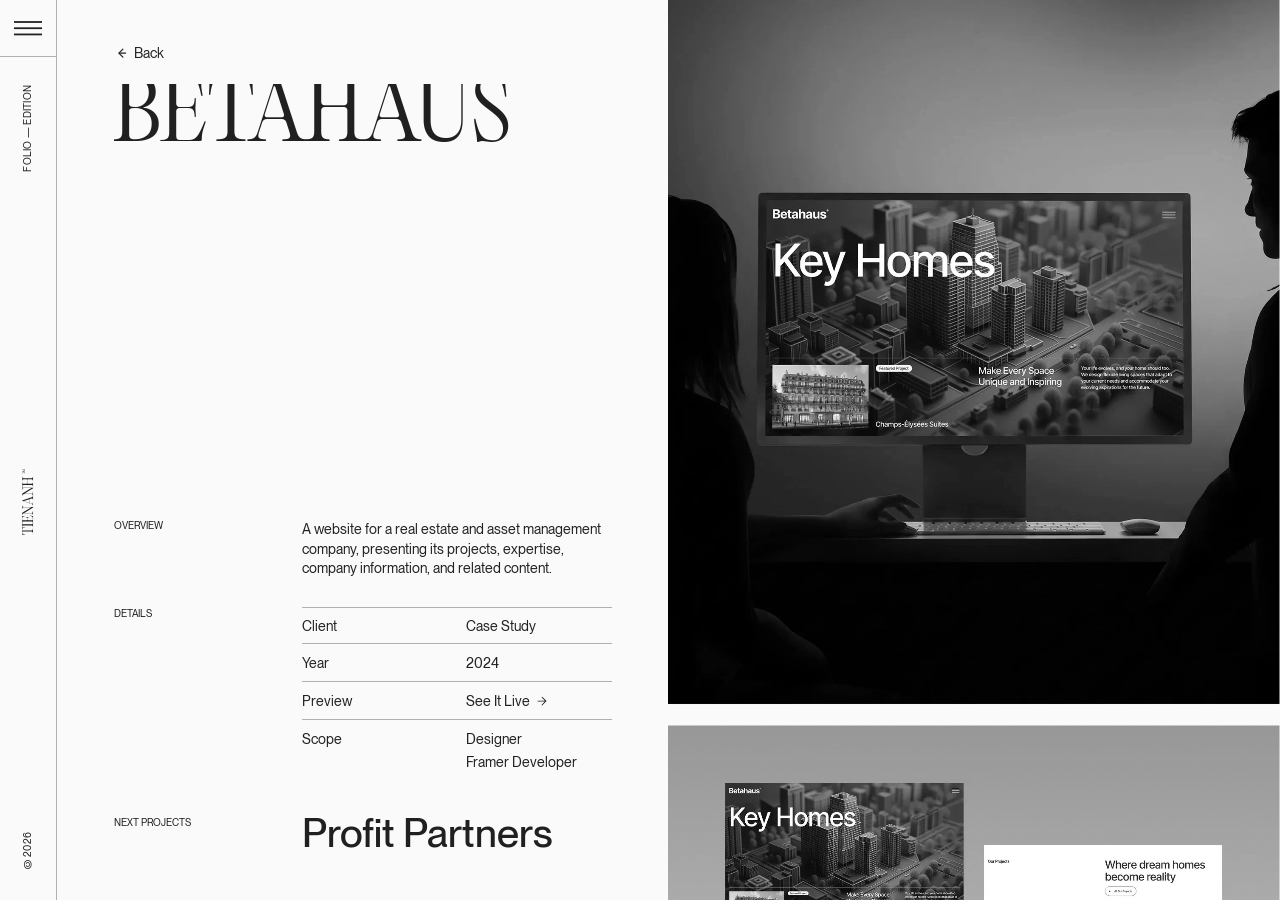
<file: works/betahaus/index.html>
<!DOCTYPE html><html lang="en"> <head><meta charset="UTF-8"><meta name="viewport" content="width=device-width"><link rel="icon" type="image/png" href="/_astro/favicon.Dzio11Ed.png?v=2"><meta name="description" content="Independent designer crafting digital products, brand experiences, and thoughtful interactions."><meta property="og:title" content="Betahaus — Tien Anh"><meta property="og:description" content="Independent designer crafting digital products, brand experiences, and thoughtful interactions."><meta property="og:image" content="/_astro/social-share.6vvvIo3Z.png"><meta property="og:type" content="website"><meta name="twitter:card" content="summary_large_image"><meta name="twitter:title" content="Betahaus — Tien Anh"><meta name="twitter:description" content="Independent designer crafting digital products, brand experiences, and thoughtful interactions."><meta name="twitter:image" content="/_astro/social-share.6vvvIo3Z.png"><meta name="generator" content="Astro v6.3.1"><title>Betahaus — Tien Anh</title><script>
      if ("scrollRestoration" in history) {
        history.scrollRestoration = "manual";
      }
      window.scrollTo(0, 0);
    </script><style>.work-detail-page-initial[data-astro-cid-enqfawqa] [data-astro-cid-enqfawqa][data-work-detail-reveal],.work-detail-page-initial[data-astro-cid-enqfawqa] [data-astro-cid-enqfawqa][data-work-detail-back]{opacity:0}@media(prefers-reduced-motion:reduce){.work-detail-page-initial[data-astro-cid-enqfawqa] [data-astro-cid-enqfawqa][data-work-detail-reveal],.work-detail-page-initial[data-astro-cid-enqfawqa] [data-astro-cid-enqfawqa][data-work-detail-back]{opacity:1}}
</style>
<link rel="stylesheet" href="/_astro/global.BvueZpQ-.css">
<style>@media(min-width:768px)and (max-width:1024px)and (orientation:portrait){.tablet-orientation-notice[data-astro-cid-ggzamrjs]{display:flex}}
</style></head> <body class="overflow-x-hidden antialiased"> <!-- Figma Header - Mobile 390×64 (node 1366:1935); desktop rail unchanged at md: --><header class="fixed z-[110] opacity-0 inset-x-0 top-0 flex w-full flex-row items-center justify-between border-b border-(--header-border) bg-(--header-bg) text-(--header-text) px-5 py-4 md:inset-x-auto md:inset-y-0 md:left-0 md:right-auto md:bottom-0 md:w-16 md:flex-col md:items-center md:justify-start md:px-0 md:py-0 md:border-b-0 md:border-r" style="--header-bg: transparent; --header-text: #f2f2f2; --header-border: #505050" data-intro-header aria-label="Global site header"> <div class="pointer-events-none absolute -bottom-px left-0 z-10 h-px w-full origin-left bg-[#8A8178] will-change-transform md:top-0 md:bottom-auto md:h-dvh md:w-[calc(0.3_*_var(--scale))] md:origin-top" data-header-scroll-progress aria-hidden="true"></div> <a href="/" class="block w-15 shrink-0 text-(--header-text) md:hidden" aria-label="Back to home"> <svg class="block w-full" viewBox="0 0 60 27" fill="none" xmlns="http://www.w3.org/2000/svg"> <path d="M55.0061 1.0515C54.9777 0.987125 54.9386 0.954936 54.889 0.954936C54.8464 0.954936 54.8251 0.987125 54.8251 1.0515V3.62661C54.8251 4.03434 54.8854 4.30973 55.0061 4.45279C55.1339 4.5887 55.3255 4.65665 55.5811 4.65665C55.645 4.65665 55.6769 4.68169 55.6769 4.73176C55.6769 4.79614 55.645 4.82833 55.5811 4.82833C55.4178 4.82833 55.2439 4.8176 55.0593 4.79614C54.9032 4.78183 54.7931 4.77468 54.7292 4.77468C54.6653 4.77468 54.5482 4.78183 54.3779 4.79614C54.2004 4.8176 54.03 4.82833 53.8667 4.82833C53.8029 4.82833 53.7709 4.79614 53.7709 4.73176C53.7709 4.67454 53.8029 4.64592 53.8667 4.64592C54.1294 4.64592 54.3211 4.57797 54.4417 4.44206C54.5695 4.30615 54.6334 4.03434 54.6334 3.62661V0.997854C54.6334 0.718884 54.5908 0.522175 54.5056 0.407726C54.4275 0.293276 54.2891 0.236051 54.0904 0.236051L52.8445 0.236051C52.6813 0.236051 52.5996 0.346925 52.5996 0.56867V3.61588C52.5925 4.0236 52.6635 4.299 52.8126 4.44206C52.9688 4.57797 53.203 4.64592 53.5154 4.64592C53.5934 4.64592 53.6325 4.67454 53.6325 4.73176C53.6325 4.79614 53.5934 4.82833 53.5154 4.82833C53.3166 4.82833 53.1036 4.8176 52.8765 4.79614C52.6067 4.78183 52.4293 4.77468 52.3441 4.77468H52.2483C52.1418 4.77468 51.9324 4.78183 51.62 4.79614C51.2793 4.81044 51.0308 4.8176 50.8747 4.8176C50.7824 4.8176 50.7362 4.78898 50.7362 4.73176C50.7362 4.67454 50.7788 4.64592 50.864 4.64592C51.2402 4.64592 51.5171 4.57797 51.6946 4.44206C51.872 4.299 51.9608 4.0236 51.9608 3.61588V0.56867C51.9608 0.461374 51.9395 0.379114 51.8969 0.321889C51.8543 0.264664 51.7904 0.236051 51.7052 0.236051L50.9385 0.236051C50.7256 0.236051 50.5659 0.343348 50.4594 0.55794C50.36 0.772532 50.2606 1.13376 50.1612 1.64163C50.1541 1.71316 50.1187 1.74893 50.0548 1.74893C50.0122 1.74893 49.9944 1.70243 50.0015 1.60944L50.0228 1.38412C50.037 1.26967 50.0512 1.10873 50.0654 0.901288L50.0548 0.504292C50.0477 0.439914 50.0441 0.350501 50.0441 0.236051C50.0441 0.178827 50.0583 0.128755 50.0867 0.0858367C50.1151 0.0357653 50.1541 0.0107297 50.2038 0.0107297C50.2535 0.0107297 50.3423 0.0178831 50.47 0.0321891C50.6262 0.0464955 50.7753 0.0536484 50.9173 0.0536484L54.9954 0.0536484C55.1019 0.0536484 55.1871 0.0751082 55.251 0.118027C55.322 0.153792 55.3788 0.232476 55.4214 0.354078L56.795 3.92704C56.8021 3.96281 56.8304 3.98069 56.8801 3.98069C56.9156 3.98069 56.944 3.96638 56.9653 3.93777L58.4454 0.332619C58.4951 0.21817 58.5377 0.143062 58.5732 0.107297C58.6158 0.0715315 58.6832 0.0536484 58.7755 0.0536484L58.9458 0.0536484C59.0168 0.0536484 59.1659 0.0464955 59.3931 0.0321891C59.5634 0.0107297 59.7338 0 59.9042 0C59.9397 0 59.9645 0.00715298 59.9787 0.0214594C59.9929 0.0286124 60 0.0500713 60 0.0858367C60 0.143061 59.9716 0.171674 59.9148 0.171674C59.6522 0.171674 59.457 0.243205 59.3292 0.386266C59.2085 0.522175 59.1482 0.793992 59.1482 1.20172V3.62661C59.1482 4.03434 59.2085 4.30973 59.3292 4.45279C59.457 4.5887 59.6522 4.65665 59.9148 4.65665C59.9716 4.65665 60 4.68169 60 4.73176C60 4.76753 59.9929 4.79256 59.9787 4.80687C59.9645 4.82117 59.9397 4.82833 59.9042 4.82833C59.7409 4.82833 59.567 4.8176 59.3824 4.79614C59.1553 4.78183 59.0097 4.77468 58.9458 4.77468H58.7009C58.63 4.77468 58.4809 4.78183 58.2537 4.79614C58.0834 4.8176 57.913 4.82833 57.7426 4.82833C57.7071 4.82833 57.6823 4.82117 57.6681 4.80687C57.6539 4.79256 57.6468 4.76753 57.6468 4.73176C57.6468 4.67454 57.6752 4.64592 57.732 4.64592C57.9946 4.64592 58.1863 4.57797 58.307 4.44206C58.4347 4.30615 58.4986 4.03434 58.4986 3.62661V1.0515C58.4986 0.994278 58.4809 0.965666 58.4454 0.965666C58.4099 0.965666 58.378 0.994278 58.3496 1.0515L56.7311 4.91416C56.7098 4.97139 56.6707 5 56.6139 5C56.5642 5 56.5287 4.97139 56.5075 4.91416L55.0061 1.0515Z" fill="currentColor"></path> <path d="M6.208 25.824Q4.832 25.920 3.488 25.920Q3.200 25.920 3.088 25.856Q2.976 25.792 2.976 25.632Q2.976 25.376 3.456 25.376Q5.504 25.376 6.496 24.768Q7.488 24.160 7.488 22.336L7.488 1.664Q7.488 1.152 7.232 0.880Q6.976 0.608 6.528 0.608L4.544 0.608Q2.848 0.608 1.920 2.256Q0.992 3.904 0.640 7.072Q0.608 7.328 0.544 7.440Q0.480 7.552 0.320 7.552Q0.160 7.552 0.128 7.440Q0.096 7.328 0.096 7.072Q0.096 6.752 0.160 5.728Q0.224 4.512 0.224 3.712Q0.224 2.912 0.064 1.632Q0.000 0.928 0.000 0.768Q0.000 0.000 0.480 0.000Q0.896 0.000 1.792 0.064Q3.520 0.160 3.808 0.160L13.920 0.160Q14.208 0.160 15.936 0.064Q16.832 0.000 17.248 0.000Q17.728 0.000 17.728 0.768Q17.728 0.928 17.664 1.632Q17.504 2.912 17.504 3.712Q17.504 4.512 17.568 5.728Q17.632 6.752 17.632 7.072L17.632 7.232Q17.632 7.552 17.408 7.552Q17.248 7.552 17.184 7.440Q17.120 7.328 17.088 7.072Q16.736 3.904 15.824 2.256Q14.912 0.608 13.216 0.608L11.232 0.608Q10.784 0.608 10.528 0.880Q10.272 1.152 10.272 1.664L10.240 22.336Q10.240 24.160 11.216 24.784Q12.192 25.408 14.272 25.408Q14.528 25.408 14.624 25.456Q14.720 25.504 14.720 25.664Q14.720 25.792 14.608 25.856Q14.496 25.920 14.240 25.920Q12.896 25.920 11.456 25.824Q9.792 25.760 9.184 25.760L8.544 25.760Q7.936 25.760 6.208 25.824Z" fill="currentColor"></path> <path d="M17.440 25.376Q18.912 25.376 19.824 24.800Q20.736 24.224 21.280 22.496L28.544 -0.128Q28.672 -0.352 28.864 -0.352L29.312 -0.352Q29.568 -0.352 29.632 -0.128L36.960 22.496Q37.504 24.224 38.352 24.800Q39.200 25.376 40.544 25.376Q40.704 25.376 40.768 25.424Q40.832 25.472 40.832 25.632Q40.832 25.920 40.512 25.920Q39.680 25.920 38.816 25.824Q37.664 25.760 37.312 25.760L36.000 25.760Q35.488 25.760 33.952 25.824Q32.704 25.920 31.552 25.920Q31.296 25.920 31.200 25.856Q31.104 25.792 31.104 25.632Q31.104 25.376 31.520 25.376Q32.928 25.376 33.600 25.056Q34.272 24.736 34.272 23.840Q34.272 23.360 34.016 22.496L32.736 18.368Q32.576 17.792 32.064 17.424Q31.552 17.056 30.976 17.056L24.896 17.056Q24.288 17.056 23.792 17.424Q23.296 17.792 23.104 18.368L21.792 22.496Q21.536 23.360 21.536 23.840Q21.536 24.736 22.192 25.056Q22.848 25.376 24.256 25.376Q24.480 25.376 24.560 25.424Q24.640 25.472 24.640 25.632Q24.640 25.920 24.224 25.920Q23.648 25.920 22.432 25.856Q21.472 25.760 20.480 25.760Q19.680 25.760 18.912 25.856Q17.888 25.920 17.472 25.920Q17.280 25.920 17.200 25.856Q17.120 25.792 17.120 25.632Q17.120 25.376 17.440 25.376ZM24.064 15.680Q24.064 16.096 24.336 16.336Q24.608 16.576 25.088 16.576L30.816 16.576Q31.296 16.576 31.568 16.336Q31.840 16.096 31.840 15.680Q31.840 15.552 31.776 15.296L28.384 4.512Q28.256 3.936 27.968 3.936Q27.744 3.936 27.552 4.512L24.128 15.296Z" fill="currentColor"></path> </svg> </a> <button id="menu-toggle" type="button" disabled class="flex shrink-0 cursor-pointer items-center justify-center outline-none enabled:hover:opacity-80 md:h-16 md:w-full md:border-b md:border-(--header-border)" aria-expanded="false" aria-controls="fullscreen-menu" aria-label="Open menu"> <svg class="size-8" viewBox="0 0 32 32" fill="none" xmlns="http://www.w3.org/2000/svg" aria-hidden="true"> <rect y="15" width="32" height="2" fill="currentColor"></rect> <rect data-menu-icon-bar="lower" x="0" y="22" width="16" height="2" fill="currentColor"></rect> <rect data-menu-icon-bar="upper" x="16" y="8" width="16" height="2" fill="currentColor"></rect> </svg> </button> <div class="hidden flex-1 flex-col items-center justify-between py-6 md:flex md:py-8"> <p class="vt-rl vt-reading-up text-[calc(1_*_var(--scale))] uppercase tracking-wide md:text-[calc(1.1_*_var(--scale))]">
Folio — Edition
</p> <a href="/" class="block w-[calc(1.33_*_var(--scale))] shrink-0 text-(--header-text)" aria-label="Back to home"> <svg class="block w-full" viewBox="0 0 14 79" fill="none" xmlns="http://www.w3.org/2000/svg"> <path d="M1.1866 2.9957C1.11582 3.02764 1.10295 3.10428 1.1866 3.10428L2.73084 3.10428C3.25201 3.10428 3.34853 2.93182 3.34853 2.65078C3.34853 2.61245 3.3614 2.5933 3.39357 2.5933C3.43861 2.5933 3.45148 2.61245 3.45148 2.65078C3.45148 2.80408 3.42574 3.01486 3.41931 3.16177C3.42574 3.31507 3.45148 3.52585 3.45148 3.67915C3.45148 3.71747 3.43861 3.73664 3.39357 3.73664C3.3614 3.73664 3.3421 3.71747 3.3421 3.67915C3.3421 3.3981 3.25201 3.21926 2.73084 3.21926L1.15443 3.21926C0.819843 3.21926 0.697591 3.30229 0.697591 3.54501L0.697591 4.29234C0.697591 4.39454 0.774803 4.43925 0.897055 4.43925L2.7244 4.43925C3.24558 4.44564 3.3421 4.22846 3.3421 3.88993C3.3421 3.83883 3.35496 3.81968 3.39357 3.81968C3.43218 3.81968 3.45148 3.83883 3.45148 3.88993C3.45148 4.1071 3.41931 4.4137 3.41931 4.59255L3.41931 4.65003C3.41931 4.86081 3.44504 5.21851 3.44504 5.47401C3.44504 5.53149 3.43218 5.55704 3.39357 5.55704C3.35496 5.55704 3.3421 5.53149 3.3421 5.48039C3.3421 5.0716 3.24558 4.82249 2.7244 4.82249L0.897055 4.82249C0.774803 4.82249 0.697591 4.8736 0.697591 4.97579L0.697591 5.43568C0.697591 5.71673 1.00644 5.79977 1.54049 5.90197C1.58553 5.90835 1.60483 5.92751 1.60483 5.96584C1.60483 5.99777 1.57909 6.00416 1.52118 5.99778C1.37963 5.985 1.25738 5.96584 1.09652 5.95945C0.942095 5.95945 0.80054 5.97223 0.697591 5.97223C0.633248 5.97223 0.562471 5.94029 0.562471 5.87641C0.562471 5.75505 0.588208 5.65286 0.588208 5.44846L0.588208 3.00209C0.588208 2.88711 0.613945 2.80407 0.768369 2.74659L2.911 1.92261C2.95604 1.90984 2.95604 1.84596 2.91743 1.82042L0.7555 0.932569C0.626814 0.875082 0.588208 0.849527 0.588208 0.734554L0.588208 0.632359C0.588208 0.485449 0.556036 0.229953 0.556036 0.0574938C0.556036 0.0127817 0.568905 5.81325e-07 0.607511 5.79637e-07C0.646117 5.7795e-07 0.658985 0.0127832 0.658985 0.051108C0.658985 0.338541 0.7555 0.510996 1.27668 0.510996L2.73084 0.510996C3.25201 0.510996 3.34853 0.338541 3.34853 0.0511079C3.34853 0.012783 3.3614 4.59261e-07 3.39357 4.57855e-07C3.43861 4.55886e-07 3.45148 0.0127816 3.45148 0.0574937C3.45148 0.236341 3.41931 0.485449 3.41931 0.632359L3.41931 0.779266C3.41931 0.926176 3.45148 1.18167 3.45148 1.35413C3.45148 1.39884 3.43861 1.41162 3.39357 1.41162C3.3614 1.41162 3.3421 1.39884 3.3421 1.36052C3.3421 1.07947 3.25201 0.900629 2.73084 0.900629L1.1866 0.900629C1.12226 0.900629 1.10939 0.951728 1.1866 0.990052L3.50295 1.96094C3.57373 1.99287 3.57373 2.06952 3.50295 2.09507L1.1866 2.9957Z" fill="currentColor"></path> <path d="M13.088 74.836Q13.136 75.524 13.136 76.196Q13.136 76.340 13.104 76.396Q13.072 76.452 12.992 76.452Q12.864 76.452 12.864 76.212Q12.864 75.188 12.560 74.692Q12.256 74.196 11.344 74.196L1.008 74.196Q0.752 74.196 0.616 74.324Q0.480 74.452 0.480 74.676L0.480 75.668Q0.480 76.516 1.304 76.980Q2.128 77.444 3.712 77.620Q3.840 77.636 3.896 77.668Q3.952 77.700 3.952 77.780Q3.952 77.860 3.896 77.876Q3.840 77.892 3.712 77.892Q3.552 77.892 3.040 77.860Q2.432 77.828 2.032 77.828Q1.632 77.828 0.992 77.908Q0.640 77.940 0.560 77.940Q0.176 77.940 0.176 77.700Q0.176 77.492 0.208 77.044Q0.256 76.180 0.256 76.036L0.256 70.980Q0.256 70.836 0.208 69.972Q0.176 69.524 0.176 69.316Q0.176 69.076 0.560 69.076Q0.640 69.076 0.992 69.108Q1.632 69.188 2.032 69.188Q2.432 69.188 3.040 69.156Q3.552 69.124 3.712 69.124L3.792 69.124Q3.952 69.124 3.952 69.236Q3.952 69.316 3.896 69.348Q3.840 69.380 3.712 69.396Q2.128 69.572 1.304 70.028Q0.480 70.484 0.480 71.332L0.480 72.324Q0.480 72.548 0.616 72.676Q0.752 72.804 1.008 72.804L11.344 72.820Q12.256 72.820 12.568 72.332Q12.880 71.844 12.880 70.804Q12.880 70.676 12.904 70.628Q12.928 70.580 13.008 70.580Q13.072 70.580 13.104 70.636Q13.136 70.692 13.136 70.820Q13.136 71.492 13.088 72.212Q13.056 73.044 13.056 73.348L13.056 73.668Q13.056 73.972 13.088 74.836Z" fill="currentColor"></path> <path d="M0.432 68.500Q0.432 68.612 0.400 68.652Q0.368 68.692 0.304 68.692Q0.224 68.692 0.200 68.644Q0.176 68.596 0.176 68.484Q0.176 67.940 0.224 67.364Q0.256 66.660 0.256 66.420L0.256 65.908Q0.256 65.668 0.224 64.964Q0.176 64.388 0.176 63.844Q0.176 63.636 0.304 63.636Q0.432 63.636 0.432 63.828Q0.432 64.660 0.744 65.068Q1.056 65.476 1.968 65.476L11.344 65.476Q12.256 65.476 12.568 65.076Q12.880 64.676 12.880 63.828Q12.880 63.636 13.008 63.636Q13.088 63.652 13.112 63.692Q13.136 63.732 13.136 63.844Q13.136 64.388 13.088 64.964Q13.056 65.668 13.056 65.908L13.056 66.420Q13.056 66.660 13.088 67.364Q13.136 67.940 13.136 68.484Q13.136 68.612 13.104 68.652Q13.072 68.692 12.992 68.692Q12.864 68.692 12.864 68.500Q12.864 67.668 12.560 67.268Q12.256 66.868 11.344 66.868L1.968 66.868Q1.056 66.868 0.744 67.268Q0.432 67.668 0.432 68.500Z" fill="currentColor"></path> <path d="M13.104 56.468Q13.056 57.284 13.056 57.524L13.056 61.716Q13.056 61.956 13.088 62.660Q13.136 63.236 13.136 63.780Q13.136 63.908 13.104 63.948Q13.072 63.988 12.992 63.988Q12.864 63.988 12.864 63.796Q12.864 62.964 12.560 62.564Q12.256 62.164 11.344 62.164L1.968 62.164Q1.056 62.164 0.744 62.564Q0.432 62.964 0.432 63.796Q0.432 63.908 0.400 63.948Q0.368 63.988 0.304 63.988Q0.224 63.988 0.200 63.940Q0.176 63.892 0.176 63.780Q0.176 63.236 0.224 62.660Q0.256 61.956 0.256 61.716L0.256 57.444Q0.256 57.188 0.208 56.516Q0.176 56.196 0.176 56.116Q0.176 55.908 0.280 55.836Q0.384 55.764 0.592 55.764L1.360 55.764Q1.904 55.764 2.160 55.748Q2.608 55.716 3.120 55.628Q3.632 55.540 3.776 55.508L3.872 55.492Q4.032 55.492 4.032 55.620Q4.032 55.748 3.792 55.796Q2.432 56.084 1.744 56.372Q1.056 56.660 0.768 57.108Q0.480 57.556 0.480 58.324L0.480 60.004Q0.480 60.388 0.696 60.580Q0.912 60.772 1.280 60.772L5.568 60.772Q5.872 60.772 6.064 60.588Q6.256 60.404 6.256 60.132L6.256 58.468Q6.256 57.652 5.856 57.372Q5.456 57.092 4.624 57.092Q4.432 57.092 4.432 56.980Q4.432 56.900 4.480 56.876Q4.528 56.852 4.640 56.852Q4.928 56.852 5.568 56.884Q5.968 56.932 6.368 56.932Q6.608 56.932 7.120 56.900Q7.648 56.852 8.112 56.852Q8.224 56.852 8.264 56.876Q8.304 56.900 8.304 56.980Q8.304 57.092 8.112 57.092Q7.280 57.092 6.880 57.372Q6.480 57.652 6.480 58.468L6.480 60.084Q6.480 60.388 6.656 60.580Q6.832 60.772 7.104 60.772L11.840 60.772Q12.416 60.772 12.616 60.604Q12.816 60.436 12.816 59.908L12.816 58.276Q12.816 57.572 12.536 57.108Q12.256 56.644 11.544 56.220Q10.832 55.796 9.360 55.188Q9.104 55.092 9.104 54.996Q9.104 54.884 9.216 54.884Q9.264 54.884 9.360 54.916L9.968 55.108Q10.096 55.156 10.304 55.220Q10.512 55.284 10.832 55.380Q11.392 55.540 11.800 55.596Q12.208 55.652 12.720 55.652Q12.928 55.652 13.032 55.724Q13.136 55.796 13.136 55.988Q13.136 56.116 13.104 56.468Z" fill="currentColor"></path> <path d="M13.216 45.684L3.120 51.844Q2.896 51.956 2.896 52.068Q2.896 52.196 3.216 52.196L11.344 52.196Q12.256 52.196 12.568 51.668Q12.880 51.140 12.880 50.020Q12.880 49.764 13.008 49.764Q13.136 49.764 13.136 50.036Q13.136 50.628 13.088 51.284Q13.056 51.988 13.056 52.324Q13.056 52.596 13.088 53.204Q13.136 53.796 13.136 54.372Q13.136 54.500 13.104 54.556Q13.072 54.612 12.992 54.612Q12.864 54.612 12.864 54.388Q12.864 53.396 12.560 52.924Q12.256 52.452 11.344 52.452L2.864 52.452Q2.576 52.452 2.224 52.556Q1.872 52.660 1.616 52.820L1.264 53.028Q0.880 53.268 0.656 53.684Q0.432 54.100 0.432 54.548Q0.432 54.660 0.408 54.700Q0.384 54.740 0.320 54.740Q0.176 54.740 0.176 54.532Q0.176 54.052 0.208 53.348Q0.240 52.836 0.240 52.532Q0.272 52.180 0.400 51.972Q0.528 51.764 0.848 51.572L10.640 45.604Q10.864 45.476 10.864 45.380Q10.864 45.252 10.528 45.252L1.968 45.252Q1.056 45.252 0.744 45.780Q0.432 46.308 0.432 47.428Q0.432 47.684 0.304 47.684Q0.176 47.684 0.176 47.412Q0.176 47.076 0.208 46.308Q0.256 45.700 0.256 45.108Q0.256 44.660 0.208 44.212Q0.176 43.604 0.176 43.364Q0.176 43.156 0.304 43.156Q0.432 43.156 0.432 43.348Q0.432 44.180 0.744 44.588Q1.056 44.996 1.968 44.996L13.200 44.996Q13.312 44.996 13.312 45.108L13.312 45.492Q13.312 45.588 13.216 45.684Z" fill="currentColor"></path> <path d="M12.864 43.284Q12.864 42.548 12.576 42.092Q12.288 41.636 11.424 41.364L0.112 37.732Q0.000 37.668 0.000 37.572L0.000 37.348Q0.000 37.220 0.112 37.188L11.424 33.524Q12.288 33.252 12.576 32.828Q12.864 32.404 12.864 31.732Q12.864 31.652 12.888 31.620Q12.912 31.588 12.992 31.588Q13.136 31.588 13.136 31.748Q13.136 32.164 13.088 32.596Q13.056 33.172 13.056 33.348L13.056 34.004Q13.056 34.260 13.088 35.028Q13.136 35.652 13.136 36.228Q13.136 36.356 13.104 36.404Q13.072 36.452 12.992 36.452Q12.864 36.452 12.864 36.244Q12.864 35.540 12.704 35.204Q12.544 34.868 12.096 34.868Q11.856 34.868 11.424 34.996L9.360 35.636Q9.072 35.716 8.888 35.972Q8.704 36.228 8.704 36.516L8.704 39.556Q8.704 39.860 8.888 40.108Q9.072 40.356 9.360 40.452L11.424 41.108Q11.856 41.236 12.096 41.236Q12.544 41.236 12.704 40.908Q12.864 40.580 12.864 39.876Q12.864 39.764 12.888 39.724Q12.912 39.684 12.992 39.684Q13.136 39.684 13.136 39.892Q13.136 40.180 13.104 40.788Q13.056 41.268 13.056 41.764Q13.056 42.164 13.104 42.548Q13.136 43.060 13.136 43.268Q13.136 43.364 13.104 43.404Q13.072 43.444 12.992 43.444Q12.864 43.444 12.864 43.284ZM8.016 39.972Q8.224 39.972 8.344 39.836Q8.464 39.700 8.464 39.460L8.464 36.596Q8.464 36.356 8.344 36.220Q8.224 36.084 8.016 36.084Q7.952 36.084 7.824 36.116L2.432 37.812Q2.144 37.876 2.144 38.020Q2.144 38.132 2.432 38.228L7.824 39.940Z" fill="currentColor"></path> <path d="M13.216 22.916L3.120 29.076Q2.896 29.188 2.896 29.300Q2.896 29.428 3.216 29.428L11.344 29.428Q12.256 29.428 12.568 28.900Q12.880 28.372 12.880 27.252Q12.880 26.996 13.008 26.996Q13.136 26.996 13.136 27.268Q13.136 27.860 13.088 28.516Q13.056 29.220 13.056 29.556Q13.056 29.828 13.088 30.436Q13.136 31.028 13.136 31.604Q13.136 31.732 13.104 31.788Q13.072 31.844 12.992 31.844Q12.864 31.844 12.864 31.620Q12.864 30.628 12.560 30.156Q12.256 29.684 11.344 29.684L2.864 29.684Q2.576 29.684 2.224 29.788Q1.872 29.892 1.616 30.052L1.264 30.260Q0.880 30.500 0.656 30.916Q0.432 31.332 0.432 31.780Q0.432 31.892 0.408 31.932Q0.384 31.972 0.320 31.972Q0.176 31.972 0.176 31.764Q0.176 31.284 0.208 30.580Q0.240 30.068 0.240 29.764Q0.272 29.412 0.400 29.204Q0.528 28.996 0.848 28.804L10.640 22.836Q10.864 22.708 10.864 22.612Q10.864 22.484 10.528 22.484L1.968 22.484Q1.056 22.484 0.744 23.012Q0.432 23.540 0.432 24.660Q0.432 24.916 0.304 24.916Q0.176 24.916 0.176 24.644Q0.176 24.308 0.208 23.540Q0.256 22.932 0.256 22.340Q0.256 21.892 0.208 21.444Q0.176 20.836 0.176 20.596Q0.176 20.388 0.304 20.388Q0.432 20.388 0.432 20.580Q0.432 21.412 0.744 21.820Q1.056 22.228 1.968 22.228L13.200 22.228Q13.312 22.228 13.312 22.340L13.312 22.724Q13.312 22.820 13.216 22.916Z" fill="currentColor"></path> <path d="M0.432 13.780Q0.432 13.956 0.320 13.956Q0.240 13.956 0.208 13.916Q0.176 13.876 0.176 13.764Q0.176 13.268 0.224 12.724Q0.256 12.084 0.256 11.860L0.256 11.316Q0.256 11.060 0.224 10.356Q0.176 9.780 0.176 9.236Q0.176 9.124 0.200 9.084Q0.224 9.044 0.304 9.044Q0.368 9.044 0.400 9.084Q0.432 9.124 0.432 9.236Q0.432 10.068 0.744 10.468Q1.056 10.868 1.968 10.868L11.344 10.868Q12.256 10.868 12.568 10.468Q12.880 10.068 12.880 9.236Q12.880 9.124 12.904 9.084Q12.928 9.044 13.008 9.044Q13.088 9.044 13.112 9.092Q13.136 9.140 13.136 9.252Q13.136 9.796 13.088 10.372Q13.056 11.076 13.056 11.316L13.056 11.860Q13.056 12.100 13.088 12.740Q13.136 13.268 13.136 13.764Q13.136 13.876 13.104 13.916Q13.072 13.956 12.992 13.956Q12.864 13.956 12.864 13.780Q12.864 12.996 12.560 12.628Q12.256 12.260 11.344 12.260L7.008 12.260Q6.720 12.260 6.528 12.452Q6.336 12.644 6.336 12.948L6.336 16.804Q6.336 17.108 6.528 17.300Q6.720 17.492 7.008 17.492L11.344 17.492Q12.256 17.492 12.568 17.124Q12.880 16.756 12.880 15.972Q12.880 15.796 12.992 15.796Q13.072 15.796 13.104 15.836Q13.136 15.876 13.136 15.988Q13.136 16.468 13.088 17.028Q13.056 17.668 13.056 17.892L13.056 18.436Q13.056 18.676 13.088 19.380Q13.136 19.956 13.136 20.500Q13.136 20.628 13.104 20.668Q13.072 20.708 12.992 20.708Q12.864 20.708 12.864 20.516Q12.864 19.684 12.560 19.284Q12.256 18.884 11.344 18.884L1.968 18.884Q1.056 18.884 0.744 19.284Q0.432 19.684 0.432 20.516Q0.432 20.628 0.400 20.668Q0.368 20.708 0.304 20.708Q0.224 20.708 0.200 20.660Q0.176 20.612 0.176 20.500Q0.176 19.956 0.224 19.380Q0.256 18.676 0.256 18.436L0.256 17.892Q0.256 17.652 0.224 17.012Q0.176 16.484 0.176 15.988Q0.176 15.876 0.200 15.836Q0.224 15.796 0.304 15.796Q0.432 15.796 0.432 15.972Q0.432 16.740 0.744 17.116Q1.056 17.492 1.968 17.492L5.408 17.492Q5.712 17.492 5.904 17.300Q6.096 17.108 6.096 16.804L6.096 12.948Q6.096 12.644 5.904 12.452Q5.712 12.260 5.408 12.260L1.968 12.260Q1.056 12.260 0.744 12.628Q0.432 12.996 0.432 13.780Z" fill="currentColor"></path> </svg> </a> <p class="vt-rl vt-reading-up text-[calc(1_*_var(--scale))] uppercase tracking-wide md:text-[calc(1.1_*_var(--scale))]">
© 2026 </p> </div> </header> <script type="module" src="/_astro/Header.astro_astro_type_script_index_0_lang.-_d_Djl9.js"></script> <dialog id="fullscreen-menu" class="fixed inset-0 z-[90] m-0 h-dvh max-h-none w-full max-w-none border-0 bg-transparent p-0 backdrop:bg-transparent open:flex open:flex-col" aria-label="Site navigation" aria-modal="true"> <div data-menu-reveal class="relative flex min-h-0 min-w-0 flex-1 flex-col bg-[#2e2b28] text-[#faf9f6]"> <!-- Figma Menu mobile (1334:1531): close lives in fixed Header; desktop keeps text control --> <button type="button" class="absolute right-4 top-8 hidden font-serif-2 text-[calc(3.2_*_var(--scale))] font-normal uppercase leading-none opacity-0 outline-none hover:opacity-80 md:block md:right-16 md:top-(--vg) md:text-[3.6vh] cursor-pointer" data-menu-close data-reveal-line aria-label="Close menu">
Close
</button> <!-- Mobile band: px-5, pt below 64px header + 32px (Figma Section 1334:1538); desktop uses absolute rails --> <div class="flex min-h-0 flex-1 flex-col px-5 pt-24 pb-5 md:contents md:p-0"> <div class="flex min-h-0 flex-1 flex-col justify-between md:contents"> <nav class="flex flex-col gap-6 md:absolute md:left-32 md:top-(--vg) xl:gap-[3.6vh]" aria-label="Primary"> <a class="group flex items-center gap-5 text-[#faf9f6] opacity-25 outline-none hover:opacity-90 data-[nav-active=true]:opacity-100 xl:gap-6 text-[calc(6.8*var(--scale))] md:text-[min(20vh,15vw)]" href="/" data-nav-item> <span class="w-6 shrink-0 font-serif text-[0.3em] font-normal leading-[1.2] opacity-0 md:w-auto" data-reveal-line> 01. </span> <span class="relative inline-block"> <span class="font-serif font-normal uppercase leading-[0.9] opacity-0 md:tracking-[-0.04em]" data-reveal-line> Home </span>  </span> </a><a class="group flex items-center gap-5 text-[#faf9f6] opacity-25 outline-none hover:opacity-90 data-[nav-active=true]:opacity-100 xl:gap-6 text-[calc(6.8*var(--scale))] md:text-[min(20vh,15vw)]" href="/about" data-nav-item> <span class="w-6 shrink-0 font-serif text-[0.3em] font-normal leading-[1.2] opacity-0 md:w-auto" data-reveal-line> 02. </span> <span class="relative inline-block"> <span class="font-serif font-normal uppercase leading-[0.9] opacity-0 md:tracking-[-0.04em]" data-reveal-line> About </span>  </span> </a><a class="group flex items-center gap-5 text-[#faf9f6] opacity-25 outline-none hover:opacity-90 data-[nav-active=true]:opacity-100 xl:gap-6 text-[calc(6.8*var(--scale))] md:text-[min(20vh,15vw)]" href="/works" data-nav-item> <span class="w-6 shrink-0 font-serif text-[0.3em] font-normal leading-[1.2] opacity-0 md:w-auto" data-reveal-line> 03. </span> <span class="relative inline-block"> <span class="font-serif font-normal uppercase leading-[0.9] opacity-0 md:tracking-[-0.04em]" data-reveal-line> Works </span>  </span> </a><a class="group flex items-center gap-5 text-[#faf9f6] opacity-25 outline-none hover:opacity-90 data-[nav-active=true]:opacity-100 xl:gap-6 text-[calc(6.8*var(--scale))] md:text-[min(20vh,15vw)]" href="https://wa.me/84559026262" target="_blank" rel="noreferrer" data-nav-item> <span class="w-6 shrink-0 font-serif text-[0.3em] font-normal leading-[1.2] opacity-0 md:w-auto" data-reveal-line> 04. </span> <span class="relative inline-block"> <span class="font-serif font-normal uppercase leading-[0.9] opacity-0 md:tracking-[-0.04em]" data-reveal-line> Contact </span>  </span> </a> </nav> <div class="flex flex-wrap gap-6 border-t border-[#5f5a54] pt-5 text-sm font-medium leading-[1.2] md:absolute md:bottom-(--vg) md:right-16 md:border-0 md:pt-0 md:text-[1.8vh]"> <a class="to-link-underline opacity-0 outline-none" href="https://www.instagram.com/rieltieanh/" aria-label="Instagram" target="_blank" rel="noreferrer" data-to-link-underline data-social-link data-reveal-line> Instagram </a><a class="to-link-underline opacity-0 outline-none" href="https://www.facebook.com/jonodesignvietnam" aria-label="Facebook Own Agency" target="_blank" rel="noreferrer" data-to-link-underline data-social-link data-reveal-line> Own Agency (FB) </a><a class="to-link-underline opacity-0 outline-none" href="https://wa.me/84559026262" aria-label="WhatsApp 055 902 6262" target="_blank" rel="noreferrer" data-to-link-underline data-social-link data-reveal-line> WhatsApp: 055 902 6262 </a> </div> </div> </div> </div> </dialog> <script type="module" src="/_astro/FullscreenMenu.astro_astro_type_script_index_0_lang.D_q-HyZd.js"></script> <div id="dissolve-mount" aria-hidden="true"></div> <div class="tablet-orientation-notice fixed inset-0 z-[120] hidden items-center justify-center bg-[#2e2b28] px-8 text-center text-[#faf9f6]" role="status" aria-live="polite" data-astro-cid-ggzamrjs> <div class="max-w-[32rem]" data-astro-cid-ggzamrjs> <div class="mx-auto mb-8 flex h-24 w-24 items-center justify-center rounded-full border border-[#8a8178]" aria-hidden="true" data-astro-cid-ggzamrjs> <svg class="h-12 w-12" viewBox="0 0 48 48" fill="none" xmlns="http://www.w3.org/2000/svg" data-astro-cid-ggzamrjs> <path d="M13 12H35C36.6569 12 38 13.3431 38 15V33C38 34.6569 36.6569 36 35 36H13C11.3431 36 10 34.6569 10 33V15C10 13.3431 11.3431 12 13 12Z" stroke="currentColor" stroke-width="2" data-astro-cid-ggzamrjs></path> <path d="M17 8L13 12L17 16" stroke="currentColor" stroke-width="2" stroke-linecap="round" stroke-linejoin="round" data-astro-cid-ggzamrjs></path> <path d="M31 40L35 36L31 32" stroke="currentColor" stroke-width="2" stroke-linecap="round" stroke-linejoin="round" data-astro-cid-ggzamrjs></path> </svg> </div> <p class="font-serif text-[calc(3.2_*_var(--scale))] leading-none tracking-[-0.04em]" data-astro-cid-ggzamrjs>
Rotate your screen
</p> <p class="mt-5 text-base font-medium leading-[1.25] text-[#c8c0b8]" data-astro-cid-ggzamrjs>
Please turn your tablet to landscape for the best viewing experience.
</p> </div> </div>  <script type="module" src="/_astro/TabletOrientationNotice.astro_astro_type_script_index_0_lang.DmoMhxPB.js"></script> <main>  <section id="work-detail-betahaus" class="grid grid-cols-1 bg-[#faf9f6] text-[#2e2b28] md:grid-cols-2 md:items-start md:pl-16 work-detail-page-initial relative min-h-dvh h-dvh overflow-y-auto overscroll-y-contain" data-section="work-detail" data-work-detail-panel data-work-detail-id="betahaus" data-work-detail-variant="page" data-header-bg="#fafafa" data-header-text="#202020" data-header-border="#b0b0b0" aria-label="Betahaus — project details" data-astro-cid-enqfawqa> <!-- LEFT: scrolls with the page --> <div class="flex min-w-0 flex-col gap-12 px-5 pt-24 pb-14 md:min-h-dvh md:justify-between md:px-16 md:py-(--vg)" data-work-detail-copy data-astro-cid-enqfawqa> <!-- Title — Figma 1284:1722: button + title wrap, gap 24px at desktop --> <div class="flex w-full flex-col items-start gap-4 md:gap-6" data-astro-cid-enqfawqa> <a class="inline-flex w-full overflow-hidden text-sm lg:text-base leading-[1.4] text-[#2e2b28] hover:opacity-70 focus-visible:outline focus-visible:outline-2 focus-visible:outline-offset-2 focus-visible:outline-[#2e2b28]" href="/" data-work-detail-back data-transition-color="#181818" data-astro-cid-enqfawqa> <span class="inline-flex items-center gap-1.5" data-line data-astro-cid-enqfawqa> <svg class="size-4 shrink-0" viewBox="0 0 16 16" fill="none" aria-hidden="true" data-astro-cid-enqfawqa> <path d="M10 3.5L5.5 8L10 12.5" stroke="currentColor" stroke-width="1.4" stroke-linecap="round" stroke-linejoin="round" data-astro-cid-enqfawqa></path> <path d="M6 8H13" stroke="currentColor" stroke-width="1.4" stroke-linecap="round" data-astro-cid-enqfawqa></path> </svg>
Back
</span> </a> <h1 class="w-full font-serif text-[calc(5.4_*_var(--scale))] font-normal uppercase leading-[0.9] md:text-[calc(9_*_var(--scale))]" data-work-detail-reveal data-astro-cid-enqfawqa> <span class="block overflow-hidden" data-astro-cid-enqfawqa> <span class="block translate-z-0" data-line data-astro-cid-enqfawqa>Betahaus</span> </span> </h1> </div> <!-- Info block — Figma 1284:1725: gap-[32px] between rows --> <div class="flex flex-col gap-8" data-astro-cid-enqfawqa> <!-- Overview — Figma 1284:1726: gap-[24px], label w-[188px] --> <div class="flex flex-col gap-4 md:flex-row md:gap-6" data-astro-cid-enqfawqa> <p class="w-full shrink-0 text-[calc(1.1_*_var(--scale))] uppercase leading-[1.4] md:w-[calc(18.8_*_var(--scale))]" data-work-detail-reveal data-astro-cid-enqfawqa> <span class="block overflow-hidden" data-astro-cid-enqfawqa> <span class="block translate-z-0" data-line data-astro-cid-enqfawqa>Overview</span> </span> </p> <p class="min-w-0 flex-1 text-[calc(1.4_*_var(--scale))] leading-[1.4] md:text-base" data-work-detail-reveal data-astro-cid-enqfawqa> A website for a real estate and asset management company, presenting its projects, expertise, company information, and related content. </p> </div> <!-- Details table — Figma 1284:1729: label w-[188px], rows gap-[20px] py-[10px] --> <div class="flex flex-col gap-4 md:flex-row md:gap-6" data-astro-cid-enqfawqa> <p class="w-full shrink-0 text-[calc(1.1_*_var(--scale))] uppercase leading-[1.4] md:w-[calc(18.8_*_var(--scale))]" data-work-detail-reveal data-astro-cid-enqfawqa> <span class="block overflow-hidden" data-astro-cid-enqfawqa> <span class="block translate-z-0" data-line data-astro-cid-enqfawqa>Details</span> </span> </p> <div class="min-w-0 flex-1" data-astro-cid-enqfawqa> <!-- Client — border-t border-b --> <div class="relative flex gap-4 py-2.5 text-[calc(1.4_*_var(--scale))] leading-[1.4] md:gap-5 md:text-base" data-astro-cid-enqfawqa> <span class="pointer-events-none absolute inset-x-0 top-0 h-px origin-left scale-x-0 bg-[#b8b3ac]" data-work-detail-line aria-hidden="true" data-astro-cid-enqfawqa></span> <p class="min-w-0 flex-1" data-work-detail-reveal data-astro-cid-enqfawqa> <span class="block overflow-hidden" data-astro-cid-enqfawqa> <span class="block translate-z-0" data-line data-astro-cid-enqfawqa>Client</span> </span> </p> <p class="min-w-0 flex-1" data-work-detail-reveal data-astro-cid-enqfawqa> <span class="block overflow-hidden" data-astro-cid-enqfawqa> <span class="block translate-z-0" data-line data-astro-cid-enqfawqa>Case Study</span> </span> </p> <span class="pointer-events-none absolute inset-x-0 bottom-0 h-px origin-left scale-x-0 bg-[#b8b3ac]" data-work-detail-line aria-hidden="true" data-astro-cid-enqfawqa></span> </div> <!-- Year --> <div class="relative flex gap-4 py-2.5 text-[calc(1.4_*_var(--scale))] leading-[1.4] md:gap-5 md:text-base" data-astro-cid-enqfawqa> <p class="min-w-0 flex-1" data-work-detail-reveal data-astro-cid-enqfawqa> <span class="block overflow-hidden" data-astro-cid-enqfawqa> <span class="block translate-z-0" data-line data-astro-cid-enqfawqa>Year</span> </span> </p> <p class="min-w-0 flex-1" data-work-detail-reveal data-astro-cid-enqfawqa> <span class="block overflow-hidden" data-astro-cid-enqfawqa> <span class="block translate-z-0" data-line data-astro-cid-enqfawqa>2024</span> </span> </p> <span class="pointer-events-none absolute inset-x-0 bottom-0 h-px origin-left scale-x-0 bg-[#b8b3ac]" data-work-detail-line aria-hidden="true" data-astro-cid-enqfawqa></span> </div> <div class="relative flex gap-4 py-2.5 text-[calc(1.4_*_var(--scale))] leading-[1.4] md:gap-5 md:text-base" data-astro-cid-enqfawqa> <p class="min-w-0 flex-1" data-work-detail-reveal data-astro-cid-enqfawqa> <span class="block overflow-hidden" data-astro-cid-enqfawqa> <span class="block translate-z-0" data-line data-astro-cid-enqfawqa>
Preview
</span> </span> </p> <a class="inline-flex min-w-0 flex-1 items-center gap-1.5 hover:opacity-80" href="https://betahaus.framer.wiki/" target="_blank" rel="noopener noreferrer" data-work-detail-reveal data-astro-cid-enqfawqa> <span class="inline-block max-w-full overflow-hidden" data-astro-cid-enqfawqa> <span class="inline-flex max-w-full translate-z-0 items-center gap-1.5" data-line data-astro-cid-enqfawqa> See It Live <svg class="size-4 shrink-0" viewBox="0 0 16 16" fill="none" xmlns="http://www.w3.org/2000/svg" data-astro-cid-enqfawqa> <path d="M11.0847 8.5H3V7.5H11.0847L7.28717 3.7025L8 3L13 8L8 13L7.28717 12.2975L11.0847 8.5Z" fill="currentColor" data-astro-cid-enqfawqa></path> </svg> </span> </span> </a> <span class="pointer-events-none absolute inset-x-0 bottom-0 h-px origin-left scale-x-0 bg-[#b8b3ac]" data-work-detail-line aria-hidden="true" data-astro-cid-enqfawqa></span> </div>  <!-- Services — no bottom border in Figma --> <div class="flex gap-4 py-2.5 text-[calc(1.4_*_var(--scale))] leading-[1.4] md:gap-5 md:text-base" data-astro-cid-enqfawqa> <p class="min-w-0 flex-1" data-work-detail-reveal data-astro-cid-enqfawqa> <span class="block overflow-hidden" data-astro-cid-enqfawqa> <span class="block translate-z-0" data-line data-astro-cid-enqfawqa>Scope</span> </span> </p> <ul class="flex min-w-0 flex-1 flex-col gap-1" data-astro-cid-enqfawqa> <li data-work-detail-reveal data-astro-cid-enqfawqa> <span class="block overflow-hidden" data-astro-cid-enqfawqa> <span class="block translate-z-0" data-line data-astro-cid-enqfawqa> Designer </span> </span> </li><li data-work-detail-reveal data-astro-cid-enqfawqa> <span class="block overflow-hidden" data-astro-cid-enqfawqa> <span class="block translate-z-0" data-line data-astro-cid-enqfawqa> Framer Developer </span> </span> </li> </ul> </div> </div> </div> <!-- Desktop-only next project; mobile renders this block after gallery --> <div class="hidden md:flex md:flex-row md:gap-6" data-astro-cid-enqfawqa> <div class="w-full shrink-0 pt-2 md:w-[calc(18.8_*_var(--scale))]" data-astro-cid-enqfawqa> <p class="text-[calc(1.1_*_var(--scale))] uppercase leading-[1.4]" data-work-detail-reveal data-astro-cid-enqfawqa> <span class="block overflow-hidden" data-astro-cid-enqfawqa> <span class="block translate-z-0" data-line data-astro-cid-enqfawqa>Next projects</span> </span> </p> </div> <a class="min-w-0 flex-1 font-medium leading-[1.2] text-[calc(4.5_*_var(--scale))] hover:opacity-80 focus-visible:outline focus-visible:outline-2 focus-visible:outline-offset-2 focus-visible:outline-[#2e2b28]" href="/works/profit-partners" data-work-detail-reveal data-transition-color="#fafafa" data-astro-cid-enqfawqa> <span class="block overflow-hidden" data-astro-cid-enqfawqa> <span class="block translate-z-0" data-line data-astro-cid-enqfawqa>Profit Partners</span> </span> </a> </div> </div> </div> <!-- RIGHT: sticky gallery — md+ Lenis virtual loop + WebGL distortion; mobile scrolls with page --> <div class="relative flex min-h-0 min-w-0 flex-col md:sticky md:top-0 md:h-dvh md:max-h-dvh md:self-start md:overflow-hidden md:overscroll-none opacity-0 motion-reduce:opacity-100" data-work-detail-gallery aria-label="Project gallery" data-astro-cid-enqfawqa> <canvas class="pointer-events-none absolute inset-0 z-10 hidden h-full w-full md:block" data-gallery-webgl-canvas aria-hidden="true" data-astro-cid-enqfawqa></canvas> <div class="flex flex-col gap-3 md:gap-6 px-5 md:overscroll-none md:px-0" data-lenis-gallery-content data-astro-cid-enqfawqa> <figure class="relative w-full" data-gallery-item data-astro-cid-enqfawqa> <div class="relative w-full overflow-hidden" data-gallery-webgl data-astro-cid-enqfawqa> <img src="/_astro/betahaus-thumbnail-free-size.CEFP0UbD_3eNv4.webp" alt data-gallery-texture="true" data-work-detail-hero-image loading="eager" fetchpriority="high" decoding="async" data-astro-cid-enqfawqa="true" width="1440" height="1658" class="block h-auto w-full"> </div> </figure><figure class="relative w-full" data-gallery-item data-astro-cid-enqfawqa> <div class="relative w-full overflow-hidden" data-gallery-webgl data-astro-cid-enqfawqa> <img src="/_astro/betahaus-1.Cs5ZDQCG_n39cr.webp" alt data-gallery-texture="true" loading="lazy" decoding="async" data-astro-cid-enqfawqa="true" width="1440" height="2070" class="block h-auto w-full"> </div> </figure><figure class="relative w-full" data-gallery-item data-astro-cid-enqfawqa> <div class="relative w-full overflow-hidden" data-gallery-webgl data-astro-cid-enqfawqa> <img src="/_astro/betahaus-2.Cju9uQy9_17rJIA.webp" alt data-gallery-texture="true" loading="lazy" decoding="async" data-astro-cid-enqfawqa="true" width="1440" height="810" class="block h-auto w-full"> </div> </figure><figure class="relative w-full" data-gallery-item data-astro-cid-enqfawqa> <div class="relative w-full overflow-hidden" data-gallery-webgl data-astro-cid-enqfawqa> <img src="/_astro/betahaus-3.BazL1heD_Z15YmKf.webp" alt data-gallery-texture="true" loading="lazy" decoding="async" data-astro-cid-enqfawqa="true" width="1440" height="1773" class="block h-auto w-full"> </div> </figure><figure class="relative w-full" data-gallery-item data-astro-cid-enqfawqa> <div class="relative w-full overflow-hidden" data-gallery-webgl data-astro-cid-enqfawqa> <img src="/_astro/betahaus-4.Dc0Mg6CD_Z6fYO6.webp" alt data-gallery-texture="true" loading="lazy" decoding="async" data-astro-cid-enqfawqa="true" width="1440" height="900" class="block h-auto w-full"> </div> </figure><figure class="relative w-full" data-gallery-item data-astro-cid-enqfawqa> <div class="relative w-full overflow-hidden" data-gallery-webgl data-astro-cid-enqfawqa> <img src="/_astro/betahaus-5.BtEcRPky_Z1Y8d3F.webp" alt data-gallery-texture="true" loading="lazy" decoding="async" data-astro-cid-enqfawqa="true" width="1440" height="1784" class="block h-auto w-full"> </div> </figure><figure class="relative w-full" data-gallery-item data-astro-cid-enqfawqa> <div class="relative w-full overflow-hidden" data-gallery-webgl data-astro-cid-enqfawqa> <img src="/_astro/betahaus-6.CzQA5A7L_Z1paUob.webp" alt data-gallery-texture="true" loading="lazy" decoding="async" data-astro-cid-enqfawqa="true" width="1440" height="810" class="block h-auto w-full"> </div> </figure><figure class="relative w-full" data-gallery-item data-astro-cid-enqfawqa> <div class="relative w-full overflow-hidden" data-gallery-webgl data-astro-cid-enqfawqa> <img src="/_astro/betahaus-7.DjlZb8xG_ZNtyd4.webp" alt data-gallery-texture="true" loading="lazy" decoding="async" data-astro-cid-enqfawqa="true" width="1440" height="1509" class="block h-auto w-full"> </div> </figure><figure class="relative w-full" data-gallery-item data-astro-cid-enqfawqa> <div class="relative w-full overflow-hidden" data-gallery-webgl data-astro-cid-enqfawqa> <img src="/_astro/betahaus-8.kwXls5Gf_1CGgyV.webp" alt data-gallery-texture="true" loading="lazy" decoding="async" data-astro-cid-enqfawqa="true" width="1440" height="1508" class="block h-auto w-full"> </div> </figure><figure class="relative w-full" data-gallery-item data-astro-cid-enqfawqa> <div class="relative w-full overflow-hidden" data-gallery-webgl data-astro-cid-enqfawqa> <img src="/_astro/betahaus-9.CUwVhpB5_1j2bmz.webp" alt data-gallery-texture="true" loading="lazy" decoding="async" data-astro-cid-enqfawqa="true" width="1440" height="810" class="block h-auto w-full"> </div> </figure> </div> <div class="flex flex-col gap-5 px-5 pt-5 pb-14 md:hidden" data-astro-cid-enqfawqa> <div class="flex items-center" data-astro-cid-enqfawqa> <p class="w-[calc(14.3_*_var(--scale))] text-[calc(1.1_*_var(--scale))] uppercase leading-[1.4]" data-work-detail-reveal data-astro-cid-enqfawqa> <span class="block overflow-hidden" data-astro-cid-enqfawqa> <span class="block translate-z-0" data-line data-astro-cid-enqfawqa>Next projects</span> </span> </p> </div> <a class="text-[calc(4.1_*_var(--scale))] leading-none font-medium hover:opacity-80 focus-visible:outline focus-visible:outline-2 focus-visible:outline-offset-2 focus-visible:outline-[#2e2b28]" href="/works/profit-partners" data-work-detail-reveal data-transition-color="#fafafa" data-astro-cid-enqfawqa> <span class="block overflow-hidden" data-astro-cid-enqfawqa> <span class="block translate-z-0" data-line data-astro-cid-enqfawqa>Profit Partners</span> </span> </a> </div> </div> </section>  </main> <script type="module" src="/_astro/Layout.astro_astro_type_script_index_0_lang.78jby32H.js"></script> <script type="module" src="https://static.cloudflareinsights.com/beacon.min.js/vce701823e78c4301a35b7e07294d87301792088814092" integrity="sha512-UKNk8GbxkABxKcXYuLkO16EleLGUkcvJWtpSNmExE0Too3ZaFAxTscNWEc1OdAv5/BikHawapSCaiD2XCmp+Bw==" data-cf-beacon='{"version":"2024.11.0","token":"4e3415b1d04d4586ab2fec33576f3de5","r":1,"spa":2}' crossorigin="anonymous"></script>
</body> </html> <script type="module" src="/_astro/_slug_.astro_astro_type_script_index_0_lang.DW41wABV.js"></script>
</file>
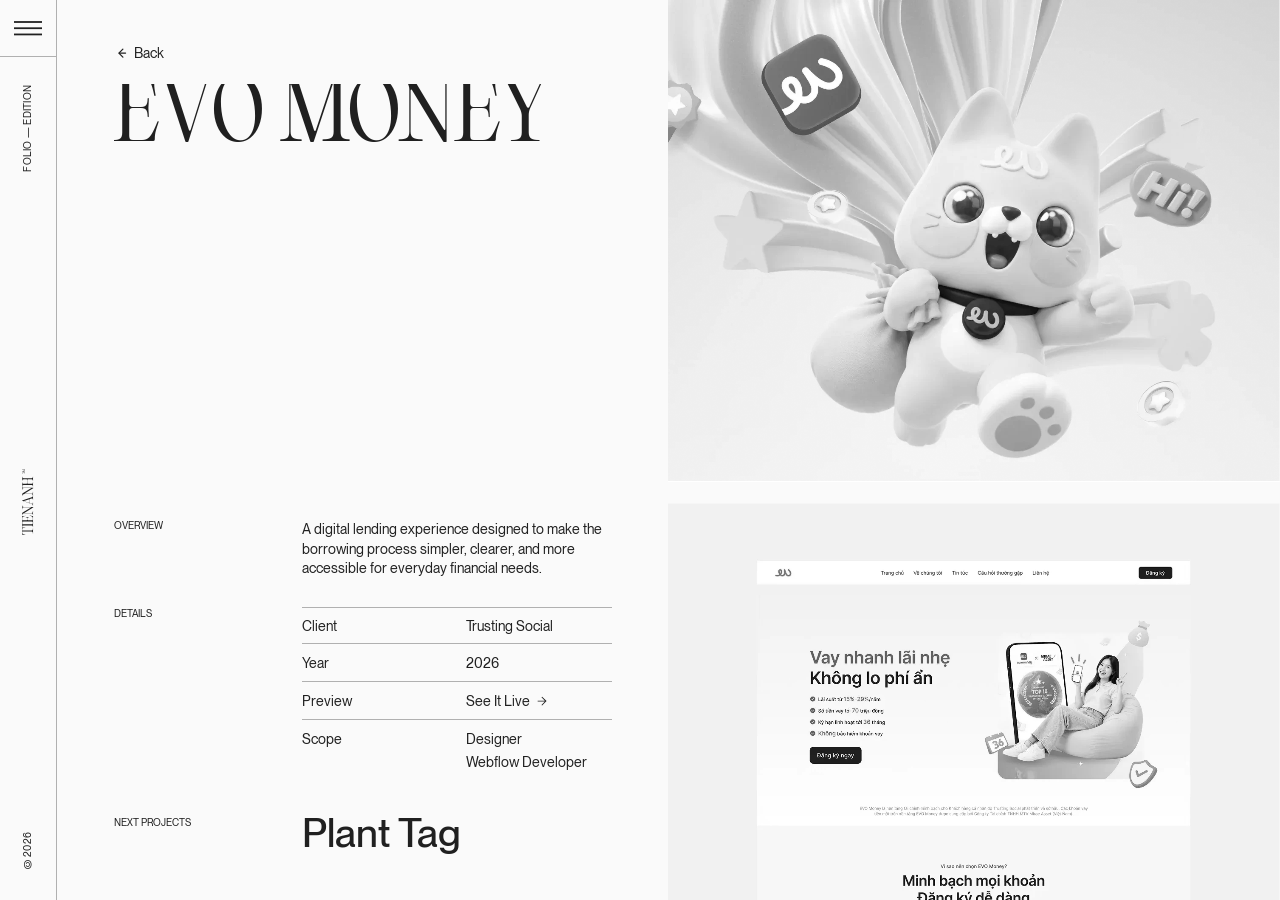
<file: works/evo-money/index.html>
<!DOCTYPE html><html lang="en"> <head><meta charset="UTF-8"><meta name="viewport" content="width=device-width"><link rel="icon" type="image/png" href="/_astro/favicon.Dzio11Ed.png?v=2"><meta name="description" content="Independent designer crafting digital products, brand experiences, and thoughtful interactions."><meta property="og:title" content="EVO Money — Tien Anh"><meta property="og:description" content="Independent designer crafting digital products, brand experiences, and thoughtful interactions."><meta property="og:image" content="/_astro/social-share.6vvvIo3Z.png"><meta property="og:type" content="website"><meta name="twitter:card" content="summary_large_image"><meta name="twitter:title" content="EVO Money — Tien Anh"><meta name="twitter:description" content="Independent designer crafting digital products, brand experiences, and thoughtful interactions."><meta name="twitter:image" content="/_astro/social-share.6vvvIo3Z.png"><meta name="generator" content="Astro v6.3.1"><title>EVO Money — Tien Anh</title><script>
      if ("scrollRestoration" in history) {
        history.scrollRestoration = "manual";
      }
      window.scrollTo(0, 0);
    </script><style>.work-detail-page-initial[data-astro-cid-enqfawqa] [data-astro-cid-enqfawqa][data-work-detail-reveal],.work-detail-page-initial[data-astro-cid-enqfawqa] [data-astro-cid-enqfawqa][data-work-detail-back]{opacity:0}@media(prefers-reduced-motion:reduce){.work-detail-page-initial[data-astro-cid-enqfawqa] [data-astro-cid-enqfawqa][data-work-detail-reveal],.work-detail-page-initial[data-astro-cid-enqfawqa] [data-astro-cid-enqfawqa][data-work-detail-back]{opacity:1}}
</style>
<link rel="stylesheet" href="/_astro/global.BvueZpQ-.css">
<style>@media(min-width:768px)and (max-width:1024px)and (orientation:portrait){.tablet-orientation-notice[data-astro-cid-ggzamrjs]{display:flex}}
</style></head> <body class="overflow-x-hidden antialiased"> <!-- Figma Header - Mobile 390×64 (node 1366:1935); desktop rail unchanged at md: --><header class="fixed z-[110] opacity-0 inset-x-0 top-0 flex w-full flex-row items-center justify-between border-b border-(--header-border) bg-(--header-bg) text-(--header-text) px-5 py-4 md:inset-x-auto md:inset-y-0 md:left-0 md:right-auto md:bottom-0 md:w-16 md:flex-col md:items-center md:justify-start md:px-0 md:py-0 md:border-b-0 md:border-r" style="--header-bg: transparent; --header-text: #f2f2f2; --header-border: #505050" data-intro-header aria-label="Global site header"> <div class="pointer-events-none absolute -bottom-px left-0 z-10 h-px w-full origin-left bg-[#8A8178] will-change-transform md:top-0 md:bottom-auto md:h-dvh md:w-[calc(0.3_*_var(--scale))] md:origin-top" data-header-scroll-progress aria-hidden="true"></div> <a href="/" class="block w-15 shrink-0 text-(--header-text) md:hidden" aria-label="Back to home"> <svg class="block w-full" viewBox="0 0 60 27" fill="none" xmlns="http://www.w3.org/2000/svg"> <path d="M55.0061 1.0515C54.9777 0.987125 54.9386 0.954936 54.889 0.954936C54.8464 0.954936 54.8251 0.987125 54.8251 1.0515V3.62661C54.8251 4.03434 54.8854 4.30973 55.0061 4.45279C55.1339 4.5887 55.3255 4.65665 55.5811 4.65665C55.645 4.65665 55.6769 4.68169 55.6769 4.73176C55.6769 4.79614 55.645 4.82833 55.5811 4.82833C55.4178 4.82833 55.2439 4.8176 55.0593 4.79614C54.9032 4.78183 54.7931 4.77468 54.7292 4.77468C54.6653 4.77468 54.5482 4.78183 54.3779 4.79614C54.2004 4.8176 54.03 4.82833 53.8667 4.82833C53.8029 4.82833 53.7709 4.79614 53.7709 4.73176C53.7709 4.67454 53.8029 4.64592 53.8667 4.64592C54.1294 4.64592 54.3211 4.57797 54.4417 4.44206C54.5695 4.30615 54.6334 4.03434 54.6334 3.62661V0.997854C54.6334 0.718884 54.5908 0.522175 54.5056 0.407726C54.4275 0.293276 54.2891 0.236051 54.0904 0.236051L52.8445 0.236051C52.6813 0.236051 52.5996 0.346925 52.5996 0.56867V3.61588C52.5925 4.0236 52.6635 4.299 52.8126 4.44206C52.9688 4.57797 53.203 4.64592 53.5154 4.64592C53.5934 4.64592 53.6325 4.67454 53.6325 4.73176C53.6325 4.79614 53.5934 4.82833 53.5154 4.82833C53.3166 4.82833 53.1036 4.8176 52.8765 4.79614C52.6067 4.78183 52.4293 4.77468 52.3441 4.77468H52.2483C52.1418 4.77468 51.9324 4.78183 51.62 4.79614C51.2793 4.81044 51.0308 4.8176 50.8747 4.8176C50.7824 4.8176 50.7362 4.78898 50.7362 4.73176C50.7362 4.67454 50.7788 4.64592 50.864 4.64592C51.2402 4.64592 51.5171 4.57797 51.6946 4.44206C51.872 4.299 51.9608 4.0236 51.9608 3.61588V0.56867C51.9608 0.461374 51.9395 0.379114 51.8969 0.321889C51.8543 0.264664 51.7904 0.236051 51.7052 0.236051L50.9385 0.236051C50.7256 0.236051 50.5659 0.343348 50.4594 0.55794C50.36 0.772532 50.2606 1.13376 50.1612 1.64163C50.1541 1.71316 50.1187 1.74893 50.0548 1.74893C50.0122 1.74893 49.9944 1.70243 50.0015 1.60944L50.0228 1.38412C50.037 1.26967 50.0512 1.10873 50.0654 0.901288L50.0548 0.504292C50.0477 0.439914 50.0441 0.350501 50.0441 0.236051C50.0441 0.178827 50.0583 0.128755 50.0867 0.0858367C50.1151 0.0357653 50.1541 0.0107297 50.2038 0.0107297C50.2535 0.0107297 50.3423 0.0178831 50.47 0.0321891C50.6262 0.0464955 50.7753 0.0536484 50.9173 0.0536484L54.9954 0.0536484C55.1019 0.0536484 55.1871 0.0751082 55.251 0.118027C55.322 0.153792 55.3788 0.232476 55.4214 0.354078L56.795 3.92704C56.8021 3.96281 56.8304 3.98069 56.8801 3.98069C56.9156 3.98069 56.944 3.96638 56.9653 3.93777L58.4454 0.332619C58.4951 0.21817 58.5377 0.143062 58.5732 0.107297C58.6158 0.0715315 58.6832 0.0536484 58.7755 0.0536484L58.9458 0.0536484C59.0168 0.0536484 59.1659 0.0464955 59.3931 0.0321891C59.5634 0.0107297 59.7338 0 59.9042 0C59.9397 0 59.9645 0.00715298 59.9787 0.0214594C59.9929 0.0286124 60 0.0500713 60 0.0858367C60 0.143061 59.9716 0.171674 59.9148 0.171674C59.6522 0.171674 59.457 0.243205 59.3292 0.386266C59.2085 0.522175 59.1482 0.793992 59.1482 1.20172V3.62661C59.1482 4.03434 59.2085 4.30973 59.3292 4.45279C59.457 4.5887 59.6522 4.65665 59.9148 4.65665C59.9716 4.65665 60 4.68169 60 4.73176C60 4.76753 59.9929 4.79256 59.9787 4.80687C59.9645 4.82117 59.9397 4.82833 59.9042 4.82833C59.7409 4.82833 59.567 4.8176 59.3824 4.79614C59.1553 4.78183 59.0097 4.77468 58.9458 4.77468H58.7009C58.63 4.77468 58.4809 4.78183 58.2537 4.79614C58.0834 4.8176 57.913 4.82833 57.7426 4.82833C57.7071 4.82833 57.6823 4.82117 57.6681 4.80687C57.6539 4.79256 57.6468 4.76753 57.6468 4.73176C57.6468 4.67454 57.6752 4.64592 57.732 4.64592C57.9946 4.64592 58.1863 4.57797 58.307 4.44206C58.4347 4.30615 58.4986 4.03434 58.4986 3.62661V1.0515C58.4986 0.994278 58.4809 0.965666 58.4454 0.965666C58.4099 0.965666 58.378 0.994278 58.3496 1.0515L56.7311 4.91416C56.7098 4.97139 56.6707 5 56.6139 5C56.5642 5 56.5287 4.97139 56.5075 4.91416L55.0061 1.0515Z" fill="currentColor"></path> <path d="M6.208 25.824Q4.832 25.920 3.488 25.920Q3.200 25.920 3.088 25.856Q2.976 25.792 2.976 25.632Q2.976 25.376 3.456 25.376Q5.504 25.376 6.496 24.768Q7.488 24.160 7.488 22.336L7.488 1.664Q7.488 1.152 7.232 0.880Q6.976 0.608 6.528 0.608L4.544 0.608Q2.848 0.608 1.920 2.256Q0.992 3.904 0.640 7.072Q0.608 7.328 0.544 7.440Q0.480 7.552 0.320 7.552Q0.160 7.552 0.128 7.440Q0.096 7.328 0.096 7.072Q0.096 6.752 0.160 5.728Q0.224 4.512 0.224 3.712Q0.224 2.912 0.064 1.632Q0.000 0.928 0.000 0.768Q0.000 0.000 0.480 0.000Q0.896 0.000 1.792 0.064Q3.520 0.160 3.808 0.160L13.920 0.160Q14.208 0.160 15.936 0.064Q16.832 0.000 17.248 0.000Q17.728 0.000 17.728 0.768Q17.728 0.928 17.664 1.632Q17.504 2.912 17.504 3.712Q17.504 4.512 17.568 5.728Q17.632 6.752 17.632 7.072L17.632 7.232Q17.632 7.552 17.408 7.552Q17.248 7.552 17.184 7.440Q17.120 7.328 17.088 7.072Q16.736 3.904 15.824 2.256Q14.912 0.608 13.216 0.608L11.232 0.608Q10.784 0.608 10.528 0.880Q10.272 1.152 10.272 1.664L10.240 22.336Q10.240 24.160 11.216 24.784Q12.192 25.408 14.272 25.408Q14.528 25.408 14.624 25.456Q14.720 25.504 14.720 25.664Q14.720 25.792 14.608 25.856Q14.496 25.920 14.240 25.920Q12.896 25.920 11.456 25.824Q9.792 25.760 9.184 25.760L8.544 25.760Q7.936 25.760 6.208 25.824Z" fill="currentColor"></path> <path d="M17.440 25.376Q18.912 25.376 19.824 24.800Q20.736 24.224 21.280 22.496L28.544 -0.128Q28.672 -0.352 28.864 -0.352L29.312 -0.352Q29.568 -0.352 29.632 -0.128L36.960 22.496Q37.504 24.224 38.352 24.800Q39.200 25.376 40.544 25.376Q40.704 25.376 40.768 25.424Q40.832 25.472 40.832 25.632Q40.832 25.920 40.512 25.920Q39.680 25.920 38.816 25.824Q37.664 25.760 37.312 25.760L36.000 25.760Q35.488 25.760 33.952 25.824Q32.704 25.920 31.552 25.920Q31.296 25.920 31.200 25.856Q31.104 25.792 31.104 25.632Q31.104 25.376 31.520 25.376Q32.928 25.376 33.600 25.056Q34.272 24.736 34.272 23.840Q34.272 23.360 34.016 22.496L32.736 18.368Q32.576 17.792 32.064 17.424Q31.552 17.056 30.976 17.056L24.896 17.056Q24.288 17.056 23.792 17.424Q23.296 17.792 23.104 18.368L21.792 22.496Q21.536 23.360 21.536 23.840Q21.536 24.736 22.192 25.056Q22.848 25.376 24.256 25.376Q24.480 25.376 24.560 25.424Q24.640 25.472 24.640 25.632Q24.640 25.920 24.224 25.920Q23.648 25.920 22.432 25.856Q21.472 25.760 20.480 25.760Q19.680 25.760 18.912 25.856Q17.888 25.920 17.472 25.920Q17.280 25.920 17.200 25.856Q17.120 25.792 17.120 25.632Q17.120 25.376 17.440 25.376ZM24.064 15.680Q24.064 16.096 24.336 16.336Q24.608 16.576 25.088 16.576L30.816 16.576Q31.296 16.576 31.568 16.336Q31.840 16.096 31.840 15.680Q31.840 15.552 31.776 15.296L28.384 4.512Q28.256 3.936 27.968 3.936Q27.744 3.936 27.552 4.512L24.128 15.296Z" fill="currentColor"></path> </svg> </a> <button id="menu-toggle" type="button" disabled class="flex shrink-0 cursor-pointer items-center justify-center outline-none enabled:hover:opacity-80 md:h-16 md:w-full md:border-b md:border-(--header-border)" aria-expanded="false" aria-controls="fullscreen-menu" aria-label="Open menu"> <svg class="size-8" viewBox="0 0 32 32" fill="none" xmlns="http://www.w3.org/2000/svg" aria-hidden="true"> <rect y="15" width="32" height="2" fill="currentColor"></rect> <rect data-menu-icon-bar="lower" x="0" y="22" width="16" height="2" fill="currentColor"></rect> <rect data-menu-icon-bar="upper" x="16" y="8" width="16" height="2" fill="currentColor"></rect> </svg> </button> <div class="hidden flex-1 flex-col items-center justify-between py-6 md:flex md:py-8"> <p class="vt-rl vt-reading-up text-[calc(1_*_var(--scale))] uppercase tracking-wide md:text-[calc(1.1_*_var(--scale))]">
Folio — Edition
</p> <a href="/" class="block w-[calc(1.33_*_var(--scale))] shrink-0 text-(--header-text)" aria-label="Back to home"> <svg class="block w-full" viewBox="0 0 14 79" fill="none" xmlns="http://www.w3.org/2000/svg"> <path d="M1.1866 2.9957C1.11582 3.02764 1.10295 3.10428 1.1866 3.10428L2.73084 3.10428C3.25201 3.10428 3.34853 2.93182 3.34853 2.65078C3.34853 2.61245 3.3614 2.5933 3.39357 2.5933C3.43861 2.5933 3.45148 2.61245 3.45148 2.65078C3.45148 2.80408 3.42574 3.01486 3.41931 3.16177C3.42574 3.31507 3.45148 3.52585 3.45148 3.67915C3.45148 3.71747 3.43861 3.73664 3.39357 3.73664C3.3614 3.73664 3.3421 3.71747 3.3421 3.67915C3.3421 3.3981 3.25201 3.21926 2.73084 3.21926L1.15443 3.21926C0.819843 3.21926 0.697591 3.30229 0.697591 3.54501L0.697591 4.29234C0.697591 4.39454 0.774803 4.43925 0.897055 4.43925L2.7244 4.43925C3.24558 4.44564 3.3421 4.22846 3.3421 3.88993C3.3421 3.83883 3.35496 3.81968 3.39357 3.81968C3.43218 3.81968 3.45148 3.83883 3.45148 3.88993C3.45148 4.1071 3.41931 4.4137 3.41931 4.59255L3.41931 4.65003C3.41931 4.86081 3.44504 5.21851 3.44504 5.47401C3.44504 5.53149 3.43218 5.55704 3.39357 5.55704C3.35496 5.55704 3.3421 5.53149 3.3421 5.48039C3.3421 5.0716 3.24558 4.82249 2.7244 4.82249L0.897055 4.82249C0.774803 4.82249 0.697591 4.8736 0.697591 4.97579L0.697591 5.43568C0.697591 5.71673 1.00644 5.79977 1.54049 5.90197C1.58553 5.90835 1.60483 5.92751 1.60483 5.96584C1.60483 5.99777 1.57909 6.00416 1.52118 5.99778C1.37963 5.985 1.25738 5.96584 1.09652 5.95945C0.942095 5.95945 0.80054 5.97223 0.697591 5.97223C0.633248 5.97223 0.562471 5.94029 0.562471 5.87641C0.562471 5.75505 0.588208 5.65286 0.588208 5.44846L0.588208 3.00209C0.588208 2.88711 0.613945 2.80407 0.768369 2.74659L2.911 1.92261C2.95604 1.90984 2.95604 1.84596 2.91743 1.82042L0.7555 0.932569C0.626814 0.875082 0.588208 0.849527 0.588208 0.734554L0.588208 0.632359C0.588208 0.485449 0.556036 0.229953 0.556036 0.0574938C0.556036 0.0127817 0.568905 5.81325e-07 0.607511 5.79637e-07C0.646117 5.7795e-07 0.658985 0.0127832 0.658985 0.051108C0.658985 0.338541 0.7555 0.510996 1.27668 0.510996L2.73084 0.510996C3.25201 0.510996 3.34853 0.338541 3.34853 0.0511079C3.34853 0.012783 3.3614 4.59261e-07 3.39357 4.57855e-07C3.43861 4.55886e-07 3.45148 0.0127816 3.45148 0.0574937C3.45148 0.236341 3.41931 0.485449 3.41931 0.632359L3.41931 0.779266C3.41931 0.926176 3.45148 1.18167 3.45148 1.35413C3.45148 1.39884 3.43861 1.41162 3.39357 1.41162C3.3614 1.41162 3.3421 1.39884 3.3421 1.36052C3.3421 1.07947 3.25201 0.900629 2.73084 0.900629L1.1866 0.900629C1.12226 0.900629 1.10939 0.951728 1.1866 0.990052L3.50295 1.96094C3.57373 1.99287 3.57373 2.06952 3.50295 2.09507L1.1866 2.9957Z" fill="currentColor"></path> <path d="M13.088 74.836Q13.136 75.524 13.136 76.196Q13.136 76.340 13.104 76.396Q13.072 76.452 12.992 76.452Q12.864 76.452 12.864 76.212Q12.864 75.188 12.560 74.692Q12.256 74.196 11.344 74.196L1.008 74.196Q0.752 74.196 0.616 74.324Q0.480 74.452 0.480 74.676L0.480 75.668Q0.480 76.516 1.304 76.980Q2.128 77.444 3.712 77.620Q3.840 77.636 3.896 77.668Q3.952 77.700 3.952 77.780Q3.952 77.860 3.896 77.876Q3.840 77.892 3.712 77.892Q3.552 77.892 3.040 77.860Q2.432 77.828 2.032 77.828Q1.632 77.828 0.992 77.908Q0.640 77.940 0.560 77.940Q0.176 77.940 0.176 77.700Q0.176 77.492 0.208 77.044Q0.256 76.180 0.256 76.036L0.256 70.980Q0.256 70.836 0.208 69.972Q0.176 69.524 0.176 69.316Q0.176 69.076 0.560 69.076Q0.640 69.076 0.992 69.108Q1.632 69.188 2.032 69.188Q2.432 69.188 3.040 69.156Q3.552 69.124 3.712 69.124L3.792 69.124Q3.952 69.124 3.952 69.236Q3.952 69.316 3.896 69.348Q3.840 69.380 3.712 69.396Q2.128 69.572 1.304 70.028Q0.480 70.484 0.480 71.332L0.480 72.324Q0.480 72.548 0.616 72.676Q0.752 72.804 1.008 72.804L11.344 72.820Q12.256 72.820 12.568 72.332Q12.880 71.844 12.880 70.804Q12.880 70.676 12.904 70.628Q12.928 70.580 13.008 70.580Q13.072 70.580 13.104 70.636Q13.136 70.692 13.136 70.820Q13.136 71.492 13.088 72.212Q13.056 73.044 13.056 73.348L13.056 73.668Q13.056 73.972 13.088 74.836Z" fill="currentColor"></path> <path d="M0.432 68.500Q0.432 68.612 0.400 68.652Q0.368 68.692 0.304 68.692Q0.224 68.692 0.200 68.644Q0.176 68.596 0.176 68.484Q0.176 67.940 0.224 67.364Q0.256 66.660 0.256 66.420L0.256 65.908Q0.256 65.668 0.224 64.964Q0.176 64.388 0.176 63.844Q0.176 63.636 0.304 63.636Q0.432 63.636 0.432 63.828Q0.432 64.660 0.744 65.068Q1.056 65.476 1.968 65.476L11.344 65.476Q12.256 65.476 12.568 65.076Q12.880 64.676 12.880 63.828Q12.880 63.636 13.008 63.636Q13.088 63.652 13.112 63.692Q13.136 63.732 13.136 63.844Q13.136 64.388 13.088 64.964Q13.056 65.668 13.056 65.908L13.056 66.420Q13.056 66.660 13.088 67.364Q13.136 67.940 13.136 68.484Q13.136 68.612 13.104 68.652Q13.072 68.692 12.992 68.692Q12.864 68.692 12.864 68.500Q12.864 67.668 12.560 67.268Q12.256 66.868 11.344 66.868L1.968 66.868Q1.056 66.868 0.744 67.268Q0.432 67.668 0.432 68.500Z" fill="currentColor"></path> <path d="M13.104 56.468Q13.056 57.284 13.056 57.524L13.056 61.716Q13.056 61.956 13.088 62.660Q13.136 63.236 13.136 63.780Q13.136 63.908 13.104 63.948Q13.072 63.988 12.992 63.988Q12.864 63.988 12.864 63.796Q12.864 62.964 12.560 62.564Q12.256 62.164 11.344 62.164L1.968 62.164Q1.056 62.164 0.744 62.564Q0.432 62.964 0.432 63.796Q0.432 63.908 0.400 63.948Q0.368 63.988 0.304 63.988Q0.224 63.988 0.200 63.940Q0.176 63.892 0.176 63.780Q0.176 63.236 0.224 62.660Q0.256 61.956 0.256 61.716L0.256 57.444Q0.256 57.188 0.208 56.516Q0.176 56.196 0.176 56.116Q0.176 55.908 0.280 55.836Q0.384 55.764 0.592 55.764L1.360 55.764Q1.904 55.764 2.160 55.748Q2.608 55.716 3.120 55.628Q3.632 55.540 3.776 55.508L3.872 55.492Q4.032 55.492 4.032 55.620Q4.032 55.748 3.792 55.796Q2.432 56.084 1.744 56.372Q1.056 56.660 0.768 57.108Q0.480 57.556 0.480 58.324L0.480 60.004Q0.480 60.388 0.696 60.580Q0.912 60.772 1.280 60.772L5.568 60.772Q5.872 60.772 6.064 60.588Q6.256 60.404 6.256 60.132L6.256 58.468Q6.256 57.652 5.856 57.372Q5.456 57.092 4.624 57.092Q4.432 57.092 4.432 56.980Q4.432 56.900 4.480 56.876Q4.528 56.852 4.640 56.852Q4.928 56.852 5.568 56.884Q5.968 56.932 6.368 56.932Q6.608 56.932 7.120 56.900Q7.648 56.852 8.112 56.852Q8.224 56.852 8.264 56.876Q8.304 56.900 8.304 56.980Q8.304 57.092 8.112 57.092Q7.280 57.092 6.880 57.372Q6.480 57.652 6.480 58.468L6.480 60.084Q6.480 60.388 6.656 60.580Q6.832 60.772 7.104 60.772L11.840 60.772Q12.416 60.772 12.616 60.604Q12.816 60.436 12.816 59.908L12.816 58.276Q12.816 57.572 12.536 57.108Q12.256 56.644 11.544 56.220Q10.832 55.796 9.360 55.188Q9.104 55.092 9.104 54.996Q9.104 54.884 9.216 54.884Q9.264 54.884 9.360 54.916L9.968 55.108Q10.096 55.156 10.304 55.220Q10.512 55.284 10.832 55.380Q11.392 55.540 11.800 55.596Q12.208 55.652 12.720 55.652Q12.928 55.652 13.032 55.724Q13.136 55.796 13.136 55.988Q13.136 56.116 13.104 56.468Z" fill="currentColor"></path> <path d="M13.216 45.684L3.120 51.844Q2.896 51.956 2.896 52.068Q2.896 52.196 3.216 52.196L11.344 52.196Q12.256 52.196 12.568 51.668Q12.880 51.140 12.880 50.020Q12.880 49.764 13.008 49.764Q13.136 49.764 13.136 50.036Q13.136 50.628 13.088 51.284Q13.056 51.988 13.056 52.324Q13.056 52.596 13.088 53.204Q13.136 53.796 13.136 54.372Q13.136 54.500 13.104 54.556Q13.072 54.612 12.992 54.612Q12.864 54.612 12.864 54.388Q12.864 53.396 12.560 52.924Q12.256 52.452 11.344 52.452L2.864 52.452Q2.576 52.452 2.224 52.556Q1.872 52.660 1.616 52.820L1.264 53.028Q0.880 53.268 0.656 53.684Q0.432 54.100 0.432 54.548Q0.432 54.660 0.408 54.700Q0.384 54.740 0.320 54.740Q0.176 54.740 0.176 54.532Q0.176 54.052 0.208 53.348Q0.240 52.836 0.240 52.532Q0.272 52.180 0.400 51.972Q0.528 51.764 0.848 51.572L10.640 45.604Q10.864 45.476 10.864 45.380Q10.864 45.252 10.528 45.252L1.968 45.252Q1.056 45.252 0.744 45.780Q0.432 46.308 0.432 47.428Q0.432 47.684 0.304 47.684Q0.176 47.684 0.176 47.412Q0.176 47.076 0.208 46.308Q0.256 45.700 0.256 45.108Q0.256 44.660 0.208 44.212Q0.176 43.604 0.176 43.364Q0.176 43.156 0.304 43.156Q0.432 43.156 0.432 43.348Q0.432 44.180 0.744 44.588Q1.056 44.996 1.968 44.996L13.200 44.996Q13.312 44.996 13.312 45.108L13.312 45.492Q13.312 45.588 13.216 45.684Z" fill="currentColor"></path> <path d="M12.864 43.284Q12.864 42.548 12.576 42.092Q12.288 41.636 11.424 41.364L0.112 37.732Q0.000 37.668 0.000 37.572L0.000 37.348Q0.000 37.220 0.112 37.188L11.424 33.524Q12.288 33.252 12.576 32.828Q12.864 32.404 12.864 31.732Q12.864 31.652 12.888 31.620Q12.912 31.588 12.992 31.588Q13.136 31.588 13.136 31.748Q13.136 32.164 13.088 32.596Q13.056 33.172 13.056 33.348L13.056 34.004Q13.056 34.260 13.088 35.028Q13.136 35.652 13.136 36.228Q13.136 36.356 13.104 36.404Q13.072 36.452 12.992 36.452Q12.864 36.452 12.864 36.244Q12.864 35.540 12.704 35.204Q12.544 34.868 12.096 34.868Q11.856 34.868 11.424 34.996L9.360 35.636Q9.072 35.716 8.888 35.972Q8.704 36.228 8.704 36.516L8.704 39.556Q8.704 39.860 8.888 40.108Q9.072 40.356 9.360 40.452L11.424 41.108Q11.856 41.236 12.096 41.236Q12.544 41.236 12.704 40.908Q12.864 40.580 12.864 39.876Q12.864 39.764 12.888 39.724Q12.912 39.684 12.992 39.684Q13.136 39.684 13.136 39.892Q13.136 40.180 13.104 40.788Q13.056 41.268 13.056 41.764Q13.056 42.164 13.104 42.548Q13.136 43.060 13.136 43.268Q13.136 43.364 13.104 43.404Q13.072 43.444 12.992 43.444Q12.864 43.444 12.864 43.284ZM8.016 39.972Q8.224 39.972 8.344 39.836Q8.464 39.700 8.464 39.460L8.464 36.596Q8.464 36.356 8.344 36.220Q8.224 36.084 8.016 36.084Q7.952 36.084 7.824 36.116L2.432 37.812Q2.144 37.876 2.144 38.020Q2.144 38.132 2.432 38.228L7.824 39.940Z" fill="currentColor"></path> <path d="M13.216 22.916L3.120 29.076Q2.896 29.188 2.896 29.300Q2.896 29.428 3.216 29.428L11.344 29.428Q12.256 29.428 12.568 28.900Q12.880 28.372 12.880 27.252Q12.880 26.996 13.008 26.996Q13.136 26.996 13.136 27.268Q13.136 27.860 13.088 28.516Q13.056 29.220 13.056 29.556Q13.056 29.828 13.088 30.436Q13.136 31.028 13.136 31.604Q13.136 31.732 13.104 31.788Q13.072 31.844 12.992 31.844Q12.864 31.844 12.864 31.620Q12.864 30.628 12.560 30.156Q12.256 29.684 11.344 29.684L2.864 29.684Q2.576 29.684 2.224 29.788Q1.872 29.892 1.616 30.052L1.264 30.260Q0.880 30.500 0.656 30.916Q0.432 31.332 0.432 31.780Q0.432 31.892 0.408 31.932Q0.384 31.972 0.320 31.972Q0.176 31.972 0.176 31.764Q0.176 31.284 0.208 30.580Q0.240 30.068 0.240 29.764Q0.272 29.412 0.400 29.204Q0.528 28.996 0.848 28.804L10.640 22.836Q10.864 22.708 10.864 22.612Q10.864 22.484 10.528 22.484L1.968 22.484Q1.056 22.484 0.744 23.012Q0.432 23.540 0.432 24.660Q0.432 24.916 0.304 24.916Q0.176 24.916 0.176 24.644Q0.176 24.308 0.208 23.540Q0.256 22.932 0.256 22.340Q0.256 21.892 0.208 21.444Q0.176 20.836 0.176 20.596Q0.176 20.388 0.304 20.388Q0.432 20.388 0.432 20.580Q0.432 21.412 0.744 21.820Q1.056 22.228 1.968 22.228L13.200 22.228Q13.312 22.228 13.312 22.340L13.312 22.724Q13.312 22.820 13.216 22.916Z" fill="currentColor"></path> <path d="M0.432 13.780Q0.432 13.956 0.320 13.956Q0.240 13.956 0.208 13.916Q0.176 13.876 0.176 13.764Q0.176 13.268 0.224 12.724Q0.256 12.084 0.256 11.860L0.256 11.316Q0.256 11.060 0.224 10.356Q0.176 9.780 0.176 9.236Q0.176 9.124 0.200 9.084Q0.224 9.044 0.304 9.044Q0.368 9.044 0.400 9.084Q0.432 9.124 0.432 9.236Q0.432 10.068 0.744 10.468Q1.056 10.868 1.968 10.868L11.344 10.868Q12.256 10.868 12.568 10.468Q12.880 10.068 12.880 9.236Q12.880 9.124 12.904 9.084Q12.928 9.044 13.008 9.044Q13.088 9.044 13.112 9.092Q13.136 9.140 13.136 9.252Q13.136 9.796 13.088 10.372Q13.056 11.076 13.056 11.316L13.056 11.860Q13.056 12.100 13.088 12.740Q13.136 13.268 13.136 13.764Q13.136 13.876 13.104 13.916Q13.072 13.956 12.992 13.956Q12.864 13.956 12.864 13.780Q12.864 12.996 12.560 12.628Q12.256 12.260 11.344 12.260L7.008 12.260Q6.720 12.260 6.528 12.452Q6.336 12.644 6.336 12.948L6.336 16.804Q6.336 17.108 6.528 17.300Q6.720 17.492 7.008 17.492L11.344 17.492Q12.256 17.492 12.568 17.124Q12.880 16.756 12.880 15.972Q12.880 15.796 12.992 15.796Q13.072 15.796 13.104 15.836Q13.136 15.876 13.136 15.988Q13.136 16.468 13.088 17.028Q13.056 17.668 13.056 17.892L13.056 18.436Q13.056 18.676 13.088 19.380Q13.136 19.956 13.136 20.500Q13.136 20.628 13.104 20.668Q13.072 20.708 12.992 20.708Q12.864 20.708 12.864 20.516Q12.864 19.684 12.560 19.284Q12.256 18.884 11.344 18.884L1.968 18.884Q1.056 18.884 0.744 19.284Q0.432 19.684 0.432 20.516Q0.432 20.628 0.400 20.668Q0.368 20.708 0.304 20.708Q0.224 20.708 0.200 20.660Q0.176 20.612 0.176 20.500Q0.176 19.956 0.224 19.380Q0.256 18.676 0.256 18.436L0.256 17.892Q0.256 17.652 0.224 17.012Q0.176 16.484 0.176 15.988Q0.176 15.876 0.200 15.836Q0.224 15.796 0.304 15.796Q0.432 15.796 0.432 15.972Q0.432 16.740 0.744 17.116Q1.056 17.492 1.968 17.492L5.408 17.492Q5.712 17.492 5.904 17.300Q6.096 17.108 6.096 16.804L6.096 12.948Q6.096 12.644 5.904 12.452Q5.712 12.260 5.408 12.260L1.968 12.260Q1.056 12.260 0.744 12.628Q0.432 12.996 0.432 13.780Z" fill="currentColor"></path> </svg> </a> <p class="vt-rl vt-reading-up text-[calc(1_*_var(--scale))] uppercase tracking-wide md:text-[calc(1.1_*_var(--scale))]">
© 2026 </p> </div> </header> <script type="module" src="/_astro/Header.astro_astro_type_script_index_0_lang.-_d_Djl9.js"></script> <dialog id="fullscreen-menu" class="fixed inset-0 z-[90] m-0 h-dvh max-h-none w-full max-w-none border-0 bg-transparent p-0 backdrop:bg-transparent open:flex open:flex-col" aria-label="Site navigation" aria-modal="true"> <div data-menu-reveal class="relative flex min-h-0 min-w-0 flex-1 flex-col bg-[#2e2b28] text-[#faf9f6]"> <!-- Figma Menu mobile (1334:1531): close lives in fixed Header; desktop keeps text control --> <button type="button" class="absolute right-4 top-8 hidden font-serif-2 text-[calc(3.2_*_var(--scale))] font-normal uppercase leading-none opacity-0 outline-none hover:opacity-80 md:block md:right-16 md:top-(--vg) md:text-[3.6vh] cursor-pointer" data-menu-close data-reveal-line aria-label="Close menu">
Close
</button> <!-- Mobile band: px-5, pt below 64px header + 32px (Figma Section 1334:1538); desktop uses absolute rails --> <div class="flex min-h-0 flex-1 flex-col px-5 pt-24 pb-5 md:contents md:p-0"> <div class="flex min-h-0 flex-1 flex-col justify-between md:contents"> <nav class="flex flex-col gap-6 md:absolute md:left-32 md:top-(--vg) xl:gap-[3.6vh]" aria-label="Primary"> <a class="group flex items-center gap-5 text-[#faf9f6] opacity-25 outline-none hover:opacity-90 data-[nav-active=true]:opacity-100 xl:gap-6 text-[calc(6.8*var(--scale))] md:text-[min(20vh,15vw)]" href="/" data-nav-item> <span class="w-6 shrink-0 font-serif text-[0.3em] font-normal leading-[1.2] opacity-0 md:w-auto" data-reveal-line> 01. </span> <span class="relative inline-block"> <span class="font-serif font-normal uppercase leading-[0.9] opacity-0 md:tracking-[-0.04em]" data-reveal-line> Home </span>  </span> </a><a class="group flex items-center gap-5 text-[#faf9f6] opacity-25 outline-none hover:opacity-90 data-[nav-active=true]:opacity-100 xl:gap-6 text-[calc(6.8*var(--scale))] md:text-[min(20vh,15vw)]" href="/about" data-nav-item> <span class="w-6 shrink-0 font-serif text-[0.3em] font-normal leading-[1.2] opacity-0 md:w-auto" data-reveal-line> 02. </span> <span class="relative inline-block"> <span class="font-serif font-normal uppercase leading-[0.9] opacity-0 md:tracking-[-0.04em]" data-reveal-line> About </span>  </span> </a><a class="group flex items-center gap-5 text-[#faf9f6] opacity-25 outline-none hover:opacity-90 data-[nav-active=true]:opacity-100 xl:gap-6 text-[calc(6.8*var(--scale))] md:text-[min(20vh,15vw)]" href="/works" data-nav-item> <span class="w-6 shrink-0 font-serif text-[0.3em] font-normal leading-[1.2] opacity-0 md:w-auto" data-reveal-line> 03. </span> <span class="relative inline-block"> <span class="font-serif font-normal uppercase leading-[0.9] opacity-0 md:tracking-[-0.04em]" data-reveal-line> Works </span>  </span> </a><a class="group flex items-center gap-5 text-[#faf9f6] opacity-25 outline-none hover:opacity-90 data-[nav-active=true]:opacity-100 xl:gap-6 text-[calc(6.8*var(--scale))] md:text-[min(20vh,15vw)]" href="https://wa.me/84559026262" target="_blank" rel="noreferrer" data-nav-item> <span class="w-6 shrink-0 font-serif text-[0.3em] font-normal leading-[1.2] opacity-0 md:w-auto" data-reveal-line> 04. </span> <span class="relative inline-block"> <span class="font-serif font-normal uppercase leading-[0.9] opacity-0 md:tracking-[-0.04em]" data-reveal-line> Contact </span>  </span> </a> </nav> <div class="flex flex-wrap gap-6 border-t border-[#5f5a54] pt-5 text-sm font-medium leading-[1.2] md:absolute md:bottom-(--vg) md:right-16 md:border-0 md:pt-0 md:text-[1.8vh]"> <a class="to-link-underline opacity-0 outline-none" href="https://www.instagram.com/rieltieanh/" aria-label="Instagram" target="_blank" rel="noreferrer" data-to-link-underline data-social-link data-reveal-line> Instagram </a><a class="to-link-underline opacity-0 outline-none" href="https://www.facebook.com/jonodesignvietnam" aria-label="Facebook Own Agency" target="_blank" rel="noreferrer" data-to-link-underline data-social-link data-reveal-line> Own Agency (FB) </a><a class="to-link-underline opacity-0 outline-none" href="https://wa.me/84559026262" aria-label="WhatsApp 055 902 6262" target="_blank" rel="noreferrer" data-to-link-underline data-social-link data-reveal-line> WhatsApp: 055 902 6262 </a> </div> </div> </div> </div> </dialog> <script type="module" src="/_astro/FullscreenMenu.astro_astro_type_script_index_0_lang.D_q-HyZd.js"></script> <div id="dissolve-mount" aria-hidden="true"></div> <div class="tablet-orientation-notice fixed inset-0 z-[120] hidden items-center justify-center bg-[#2e2b28] px-8 text-center text-[#faf9f6]" role="status" aria-live="polite" data-astro-cid-ggzamrjs> <div class="max-w-[32rem]" data-astro-cid-ggzamrjs> <div class="mx-auto mb-8 flex h-24 w-24 items-center justify-center rounded-full border border-[#8a8178]" aria-hidden="true" data-astro-cid-ggzamrjs> <svg class="h-12 w-12" viewBox="0 0 48 48" fill="none" xmlns="http://www.w3.org/2000/svg" data-astro-cid-ggzamrjs> <path d="M13 12H35C36.6569 12 38 13.3431 38 15V33C38 34.6569 36.6569 36 35 36H13C11.3431 36 10 34.6569 10 33V15C10 13.3431 11.3431 12 13 12Z" stroke="currentColor" stroke-width="2" data-astro-cid-ggzamrjs></path> <path d="M17 8L13 12L17 16" stroke="currentColor" stroke-width="2" stroke-linecap="round" stroke-linejoin="round" data-astro-cid-ggzamrjs></path> <path d="M31 40L35 36L31 32" stroke="currentColor" stroke-width="2" stroke-linecap="round" stroke-linejoin="round" data-astro-cid-ggzamrjs></path> </svg> </div> <p class="font-serif text-[calc(3.2_*_var(--scale))] leading-none tracking-[-0.04em]" data-astro-cid-ggzamrjs>
Rotate your screen
</p> <p class="mt-5 text-base font-medium leading-[1.25] text-[#c8c0b8]" data-astro-cid-ggzamrjs>
Please turn your tablet to landscape for the best viewing experience.
</p> </div> </div>  <script type="module" src="/_astro/TabletOrientationNotice.astro_astro_type_script_index_0_lang.DmoMhxPB.js"></script> <main>  <section id="work-detail-evo-money" class="grid grid-cols-1 bg-[#faf9f6] text-[#2e2b28] md:grid-cols-2 md:items-start md:pl-16 work-detail-page-initial relative min-h-dvh h-dvh overflow-y-auto overscroll-y-contain" data-section="work-detail" data-work-detail-panel data-work-detail-id="evo-money" data-work-detail-variant="page" data-header-bg="#fafafa" data-header-text="#202020" data-header-border="#b0b0b0" aria-label="EVO Money — project details" data-astro-cid-enqfawqa> <!-- LEFT: scrolls with the page --> <div class="flex min-w-0 flex-col gap-12 px-5 pt-24 pb-14 md:min-h-dvh md:justify-between md:px-16 md:py-(--vg)" data-work-detail-copy data-astro-cid-enqfawqa> <!-- Title — Figma 1284:1722: button + title wrap, gap 24px at desktop --> <div class="flex w-full flex-col items-start gap-4 md:gap-6" data-astro-cid-enqfawqa> <a class="inline-flex w-full overflow-hidden text-sm lg:text-base leading-[1.4] text-[#2e2b28] hover:opacity-70 focus-visible:outline focus-visible:outline-2 focus-visible:outline-offset-2 focus-visible:outline-[#2e2b28]" href="/" data-work-detail-back data-transition-color="#181818" data-astro-cid-enqfawqa> <span class="inline-flex items-center gap-1.5" data-line data-astro-cid-enqfawqa> <svg class="size-4 shrink-0" viewBox="0 0 16 16" fill="none" aria-hidden="true" data-astro-cid-enqfawqa> <path d="M10 3.5L5.5 8L10 12.5" stroke="currentColor" stroke-width="1.4" stroke-linecap="round" stroke-linejoin="round" data-astro-cid-enqfawqa></path> <path d="M6 8H13" stroke="currentColor" stroke-width="1.4" stroke-linecap="round" data-astro-cid-enqfawqa></path> </svg>
Back
</span> </a> <h1 class="w-full font-serif text-[calc(5.4_*_var(--scale))] font-normal uppercase leading-[0.9] md:text-[calc(9_*_var(--scale))]" data-work-detail-reveal data-astro-cid-enqfawqa> <span class="block overflow-hidden" data-astro-cid-enqfawqa> <span class="block translate-z-0" data-line data-astro-cid-enqfawqa>EVO Money</span> </span> </h1> </div> <!-- Info block — Figma 1284:1725: gap-[32px] between rows --> <div class="flex flex-col gap-8" data-astro-cid-enqfawqa> <!-- Overview — Figma 1284:1726: gap-[24px], label w-[188px] --> <div class="flex flex-col gap-4 md:flex-row md:gap-6" data-astro-cid-enqfawqa> <p class="w-full shrink-0 text-[calc(1.1_*_var(--scale))] uppercase leading-[1.4] md:w-[calc(18.8_*_var(--scale))]" data-work-detail-reveal data-astro-cid-enqfawqa> <span class="block overflow-hidden" data-astro-cid-enqfawqa> <span class="block translate-z-0" data-line data-astro-cid-enqfawqa>Overview</span> </span> </p> <p class="min-w-0 flex-1 text-[calc(1.4_*_var(--scale))] leading-[1.4] md:text-base" data-work-detail-reveal data-astro-cid-enqfawqa> A digital lending experience designed to make the borrowing process simpler, clearer, and more accessible for everyday financial needs. </p> </div> <!-- Details table — Figma 1284:1729: label w-[188px], rows gap-[20px] py-[10px] --> <div class="flex flex-col gap-4 md:flex-row md:gap-6" data-astro-cid-enqfawqa> <p class="w-full shrink-0 text-[calc(1.1_*_var(--scale))] uppercase leading-[1.4] md:w-[calc(18.8_*_var(--scale))]" data-work-detail-reveal data-astro-cid-enqfawqa> <span class="block overflow-hidden" data-astro-cid-enqfawqa> <span class="block translate-z-0" data-line data-astro-cid-enqfawqa>Details</span> </span> </p> <div class="min-w-0 flex-1" data-astro-cid-enqfawqa> <!-- Client — border-t border-b --> <div class="relative flex gap-4 py-2.5 text-[calc(1.4_*_var(--scale))] leading-[1.4] md:gap-5 md:text-base" data-astro-cid-enqfawqa> <span class="pointer-events-none absolute inset-x-0 top-0 h-px origin-left scale-x-0 bg-[#b8b3ac]" data-work-detail-line aria-hidden="true" data-astro-cid-enqfawqa></span> <p class="min-w-0 flex-1" data-work-detail-reveal data-astro-cid-enqfawqa> <span class="block overflow-hidden" data-astro-cid-enqfawqa> <span class="block translate-z-0" data-line data-astro-cid-enqfawqa>Client</span> </span> </p> <p class="min-w-0 flex-1" data-work-detail-reveal data-astro-cid-enqfawqa> <span class="block overflow-hidden" data-astro-cid-enqfawqa> <span class="block translate-z-0" data-line data-astro-cid-enqfawqa>Trusting Social</span> </span> </p> <span class="pointer-events-none absolute inset-x-0 bottom-0 h-px origin-left scale-x-0 bg-[#b8b3ac]" data-work-detail-line aria-hidden="true" data-astro-cid-enqfawqa></span> </div> <!-- Year --> <div class="relative flex gap-4 py-2.5 text-[calc(1.4_*_var(--scale))] leading-[1.4] md:gap-5 md:text-base" data-astro-cid-enqfawqa> <p class="min-w-0 flex-1" data-work-detail-reveal data-astro-cid-enqfawqa> <span class="block overflow-hidden" data-astro-cid-enqfawqa> <span class="block translate-z-0" data-line data-astro-cid-enqfawqa>Year</span> </span> </p> <p class="min-w-0 flex-1" data-work-detail-reveal data-astro-cid-enqfawqa> <span class="block overflow-hidden" data-astro-cid-enqfawqa> <span class="block translate-z-0" data-line data-astro-cid-enqfawqa>2026</span> </span> </p> <span class="pointer-events-none absolute inset-x-0 bottom-0 h-px origin-left scale-x-0 bg-[#b8b3ac]" data-work-detail-line aria-hidden="true" data-astro-cid-enqfawqa></span> </div> <div class="relative flex gap-4 py-2.5 text-[calc(1.4_*_var(--scale))] leading-[1.4] md:gap-5 md:text-base" data-astro-cid-enqfawqa> <p class="min-w-0 flex-1" data-work-detail-reveal data-astro-cid-enqfawqa> <span class="block overflow-hidden" data-astro-cid-enqfawqa> <span class="block translate-z-0" data-line data-astro-cid-enqfawqa>
Preview
</span> </span> </p> <a class="inline-flex min-w-0 flex-1 items-center gap-1.5 hover:opacity-80" href="https://evomoney.vn/" target="_blank" rel="noopener noreferrer" data-work-detail-reveal data-astro-cid-enqfawqa> <span class="inline-block max-w-full overflow-hidden" data-astro-cid-enqfawqa> <span class="inline-flex max-w-full translate-z-0 items-center gap-1.5" data-line data-astro-cid-enqfawqa> See It Live <svg class="size-4 shrink-0" viewBox="0 0 16 16" fill="none" xmlns="http://www.w3.org/2000/svg" data-astro-cid-enqfawqa> <path d="M11.0847 8.5H3V7.5H11.0847L7.28717 3.7025L8 3L13 8L8 13L7.28717 12.2975L11.0847 8.5Z" fill="currentColor" data-astro-cid-enqfawqa></path> </svg> </span> </span> </a> <span class="pointer-events-none absolute inset-x-0 bottom-0 h-px origin-left scale-x-0 bg-[#b8b3ac]" data-work-detail-line aria-hidden="true" data-astro-cid-enqfawqa></span> </div>  <!-- Services — no bottom border in Figma --> <div class="flex gap-4 py-2.5 text-[calc(1.4_*_var(--scale))] leading-[1.4] md:gap-5 md:text-base" data-astro-cid-enqfawqa> <p class="min-w-0 flex-1" data-work-detail-reveal data-astro-cid-enqfawqa> <span class="block overflow-hidden" data-astro-cid-enqfawqa> <span class="block translate-z-0" data-line data-astro-cid-enqfawqa>Scope</span> </span> </p> <ul class="flex min-w-0 flex-1 flex-col gap-1" data-astro-cid-enqfawqa> <li data-work-detail-reveal data-astro-cid-enqfawqa> <span class="block overflow-hidden" data-astro-cid-enqfawqa> <span class="block translate-z-0" data-line data-astro-cid-enqfawqa> Designer </span> </span> </li><li data-work-detail-reveal data-astro-cid-enqfawqa> <span class="block overflow-hidden" data-astro-cid-enqfawqa> <span class="block translate-z-0" data-line data-astro-cid-enqfawqa> Webflow Developer </span> </span> </li> </ul> </div> </div> </div> <!-- Desktop-only next project; mobile renders this block after gallery --> <div class="hidden md:flex md:flex-row md:gap-6" data-astro-cid-enqfawqa> <div class="w-full shrink-0 pt-2 md:w-[calc(18.8_*_var(--scale))]" data-astro-cid-enqfawqa> <p class="text-[calc(1.1_*_var(--scale))] uppercase leading-[1.4]" data-work-detail-reveal data-astro-cid-enqfawqa> <span class="block overflow-hidden" data-astro-cid-enqfawqa> <span class="block translate-z-0" data-line data-astro-cid-enqfawqa>Next projects</span> </span> </p> </div> <a class="min-w-0 flex-1 font-medium leading-[1.2] text-[calc(4.5_*_var(--scale))] hover:opacity-80 focus-visible:outline focus-visible:outline-2 focus-visible:outline-offset-2 focus-visible:outline-[#2e2b28]" href="/works/plant-tag" data-work-detail-reveal data-transition-color="#fafafa" data-astro-cid-enqfawqa> <span class="block overflow-hidden" data-astro-cid-enqfawqa> <span class="block translate-z-0" data-line data-astro-cid-enqfawqa>Plant Tag</span> </span> </a> </div> </div> </div> <!-- RIGHT: sticky gallery — md+ Lenis virtual loop + WebGL distortion; mobile scrolls with page --> <div class="relative flex min-h-0 min-w-0 flex-col md:sticky md:top-0 md:h-dvh md:max-h-dvh md:self-start md:overflow-hidden md:overscroll-none opacity-0 motion-reduce:opacity-100" data-work-detail-gallery aria-label="Project gallery" data-astro-cid-enqfawqa> <canvas class="pointer-events-none absolute inset-0 z-10 hidden h-full w-full md:block" data-gallery-webgl-canvas aria-hidden="true" data-astro-cid-enqfawqa></canvas> <div class="flex flex-col gap-3 md:gap-6 px-5 md:overscroll-none md:px-0" data-lenis-gallery-content data-astro-cid-enqfawqa> <figure class="relative w-full" data-gallery-item data-astro-cid-enqfawqa> <div class="relative w-full overflow-hidden" data-gallery-webgl data-astro-cid-enqfawqa> <img src="/_astro/evo-money-thumbnail-free-size.BPk-L5Jq_hJOrD.webp" alt data-gallery-texture="true" data-work-detail-hero-image loading="eager" fetchpriority="high" decoding="async" data-astro-cid-enqfawqa="true" width="1440" height="1135" class="block h-auto w-full"> </div> </figure><figure class="relative w-full" data-gallery-item data-astro-cid-enqfawqa> <div class="relative w-full overflow-hidden" data-gallery-webgl data-astro-cid-enqfawqa> <img src="/_astro/evo-money-1.ujaUgTcr_ZU4xpb.webp" alt data-gallery-texture="true" loading="lazy" decoding="async" data-astro-cid-enqfawqa="true" width="1440" height="3388" class="block h-auto w-full"> </div> </figure><figure class="relative w-full" data-gallery-item data-astro-cid-enqfawqa> <div class="relative w-full overflow-hidden" data-gallery-webgl data-astro-cid-enqfawqa> <img src="/_astro/evo-money-2.DS-h0XAX_Z6Bn9j.webp" alt data-gallery-texture="true" loading="lazy" decoding="async" data-astro-cid-enqfawqa="true" width="1440" height="810" class="block h-auto w-full"> </div> </figure><figure class="relative w-full" data-gallery-item data-astro-cid-enqfawqa> <div class="relative w-full overflow-hidden" data-gallery-webgl data-astro-cid-enqfawqa> <img src="/_astro/evo-money-3.BruANByx_2c2ehm.webp" alt data-gallery-texture="true" loading="lazy" decoding="async" data-astro-cid-enqfawqa="true" width="1440" height="1440" class="block h-auto w-full"> </div> </figure><figure class="relative w-full" data-gallery-item data-astro-cid-enqfawqa> <div class="relative w-full overflow-hidden" data-gallery-webgl data-astro-cid-enqfawqa> <img src="/_astro/evo-money-4.yX8ADu_E_Z2oVlY6.webp" alt data-gallery-texture="true" loading="lazy" decoding="async" data-astro-cid-enqfawqa="true" width="1440" height="2134" class="block h-auto w-full"> </div> </figure><figure class="relative w-full" data-gallery-item data-astro-cid-enqfawqa> <div class="relative w-full overflow-hidden" data-gallery-webgl data-astro-cid-enqfawqa> <img src="/_astro/evo-money-5.DlPYw0tB_qXzrr.webp" alt data-gallery-texture="true" loading="lazy" decoding="async" data-astro-cid-enqfawqa="true" width="1440" height="921" class="block h-auto w-full"> </div> </figure><figure class="relative w-full" data-gallery-item data-astro-cid-enqfawqa> <div class="relative w-full overflow-hidden" data-gallery-webgl data-astro-cid-enqfawqa> <img src="/_astro/evo-money-6.DAMAl6br_eotnc.webp" alt data-gallery-texture="true" loading="lazy" decoding="async" data-astro-cid-enqfawqa="true" width="1440" height="1169" class="block h-auto w-full"> </div> </figure><figure class="relative w-full" data-gallery-item data-astro-cid-enqfawqa> <div class="relative w-full overflow-hidden" data-gallery-webgl data-astro-cid-enqfawqa> <img src="/_astro/evo-money-7.YjmWRAhT_Z1OFWM6.webp" alt data-gallery-texture="true" loading="lazy" decoding="async" data-astro-cid-enqfawqa="true" width="1440" height="1440" class="block h-auto w-full"> </div> </figure><figure class="relative w-full" data-gallery-item data-astro-cid-enqfawqa> <div class="relative w-full overflow-hidden" data-gallery-webgl data-astro-cid-enqfawqa> <img src="/_astro/evo-money-8.C4qvE31D_ZzUrA6.webp" alt data-gallery-texture="true" loading="lazy" decoding="async" data-astro-cid-enqfawqa="true" width="1440" height="2979" class="block h-auto w-full"> </div> </figure><figure class="relative w-full" data-gallery-item data-astro-cid-enqfawqa> <div class="relative w-full overflow-hidden" data-gallery-webgl data-astro-cid-enqfawqa> <img src="/_astro/evo-money-9.CzEjkZQo_1RDIBx.webp" alt data-gallery-texture="true" loading="lazy" decoding="async" data-astro-cid-enqfawqa="true" width="1440" height="892" class="block h-auto w-full"> </div> </figure> </div> <div class="flex flex-col gap-5 px-5 pt-5 pb-14 md:hidden" data-astro-cid-enqfawqa> <div class="flex items-center" data-astro-cid-enqfawqa> <p class="w-[calc(14.3_*_var(--scale))] text-[calc(1.1_*_var(--scale))] uppercase leading-[1.4]" data-work-detail-reveal data-astro-cid-enqfawqa> <span class="block overflow-hidden" data-astro-cid-enqfawqa> <span class="block translate-z-0" data-line data-astro-cid-enqfawqa>Next projects</span> </span> </p> </div> <a class="text-[calc(4.1_*_var(--scale))] leading-none font-medium hover:opacity-80 focus-visible:outline focus-visible:outline-2 focus-visible:outline-offset-2 focus-visible:outline-[#2e2b28]" href="/works/plant-tag" data-work-detail-reveal data-transition-color="#fafafa" data-astro-cid-enqfawqa> <span class="block overflow-hidden" data-astro-cid-enqfawqa> <span class="block translate-z-0" data-line data-astro-cid-enqfawqa>Plant Tag</span> </span> </a> </div> </div> </section>  </main> <script type="module" src="/_astro/Layout.astro_astro_type_script_index_0_lang.78jby32H.js"></script> <script type="module" src="https://static.cloudflareinsights.com/beacon.min.js/vce701823e78c4301a35b7e07294d87301792088814092" integrity="sha512-UKNk8GbxkABxKcXYuLkO16EleLGUkcvJWtpSNmExE0Too3ZaFAxTscNWEc1OdAv5/BikHawapSCaiD2XCmp+Bw==" data-cf-beacon='{"version":"2024.11.0","token":"4e3415b1d04d4586ab2fec33576f3de5","r":1,"spa":2}' crossorigin="anonymous"></script>
</body> </html> <script type="module" src="/_astro/_slug_.astro_astro_type_script_index_0_lang.DW41wABV.js"></script>
</file>
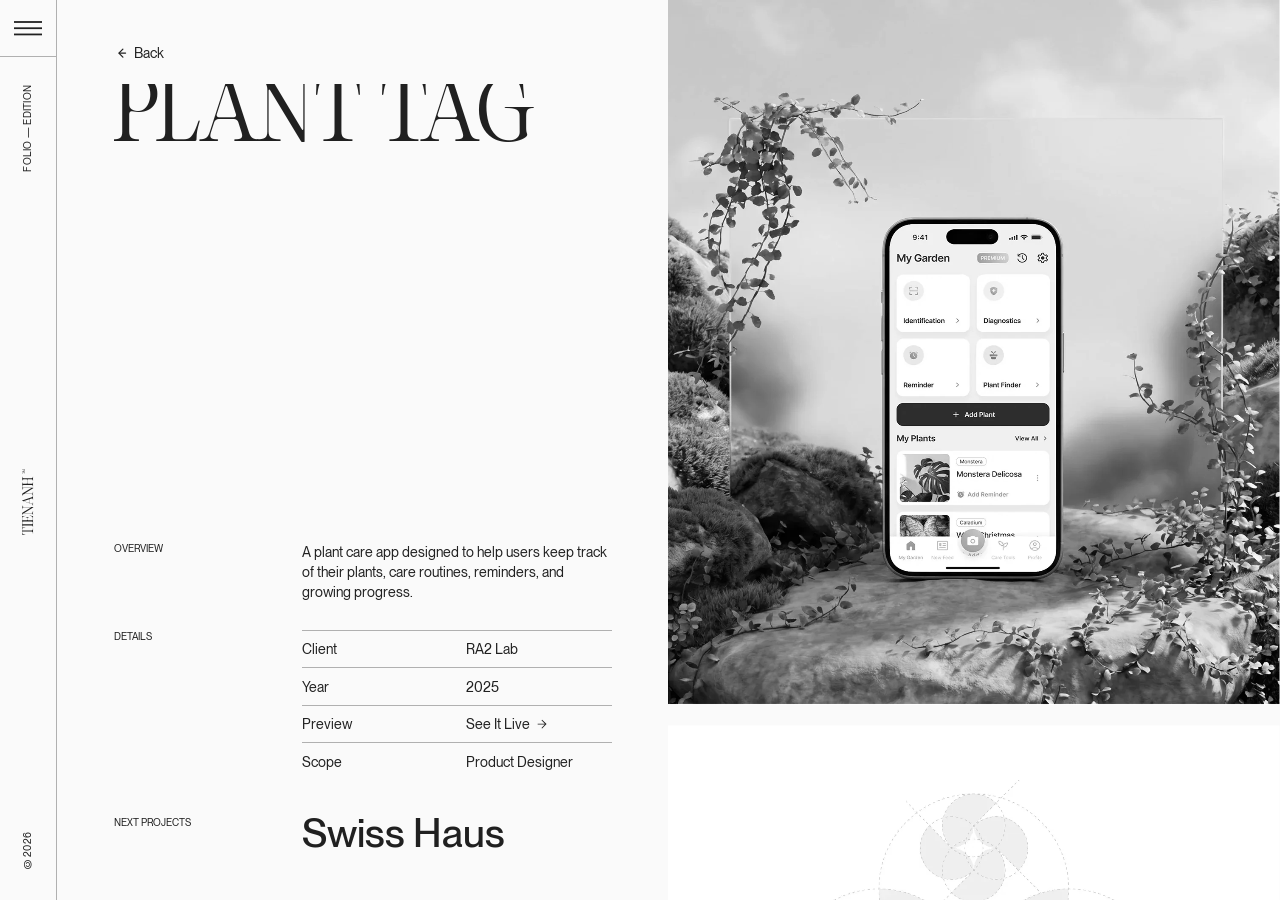
<file: works/plant-tag/index.html>
<!DOCTYPE html><html lang="en"> <head><meta charset="UTF-8"><meta name="viewport" content="width=device-width"><link rel="icon" type="image/png" href="/_astro/favicon.Dzio11Ed.png?v=2"><meta name="description" content="Independent designer crafting digital products, brand experiences, and thoughtful interactions."><meta property="og:title" content="Plant Tag — Tien Anh"><meta property="og:description" content="Independent designer crafting digital products, brand experiences, and thoughtful interactions."><meta property="og:image" content="/_astro/social-share.6vvvIo3Z.png"><meta property="og:type" content="website"><meta name="twitter:card" content="summary_large_image"><meta name="twitter:title" content="Plant Tag — Tien Anh"><meta name="twitter:description" content="Independent designer crafting digital products, brand experiences, and thoughtful interactions."><meta name="twitter:image" content="/_astro/social-share.6vvvIo3Z.png"><meta name="generator" content="Astro v6.3.1"><title>Plant Tag — Tien Anh</title><script>
      if ("scrollRestoration" in history) {
        history.scrollRestoration = "manual";
      }
      window.scrollTo(0, 0);
    </script><style>.work-detail-page-initial[data-astro-cid-enqfawqa] [data-astro-cid-enqfawqa][data-work-detail-reveal],.work-detail-page-initial[data-astro-cid-enqfawqa] [data-astro-cid-enqfawqa][data-work-detail-back]{opacity:0}@media(prefers-reduced-motion:reduce){.work-detail-page-initial[data-astro-cid-enqfawqa] [data-astro-cid-enqfawqa][data-work-detail-reveal],.work-detail-page-initial[data-astro-cid-enqfawqa] [data-astro-cid-enqfawqa][data-work-detail-back]{opacity:1}}
</style>
<link rel="stylesheet" href="/_astro/global.BvueZpQ-.css">
<style>@media(min-width:768px)and (max-width:1024px)and (orientation:portrait){.tablet-orientation-notice[data-astro-cid-ggzamrjs]{display:flex}}
</style></head> <body class="overflow-x-hidden antialiased"> <!-- Figma Header - Mobile 390×64 (node 1366:1935); desktop rail unchanged at md: --><header class="fixed z-[110] opacity-0 inset-x-0 top-0 flex w-full flex-row items-center justify-between border-b border-(--header-border) bg-(--header-bg) text-(--header-text) px-5 py-4 md:inset-x-auto md:inset-y-0 md:left-0 md:right-auto md:bottom-0 md:w-16 md:flex-col md:items-center md:justify-start md:px-0 md:py-0 md:border-b-0 md:border-r" style="--header-bg: transparent; --header-text: #f2f2f2; --header-border: #505050" data-intro-header aria-label="Global site header"> <div class="pointer-events-none absolute -bottom-px left-0 z-10 h-px w-full origin-left bg-[#8A8178] will-change-transform md:top-0 md:bottom-auto md:h-dvh md:w-[calc(0.3_*_var(--scale))] md:origin-top" data-header-scroll-progress aria-hidden="true"></div> <a href="/" class="block w-15 shrink-0 text-(--header-text) md:hidden" aria-label="Back to home"> <svg class="block w-full" viewBox="0 0 60 27" fill="none" xmlns="http://www.w3.org/2000/svg"> <path d="M55.0061 1.0515C54.9777 0.987125 54.9386 0.954936 54.889 0.954936C54.8464 0.954936 54.8251 0.987125 54.8251 1.0515V3.62661C54.8251 4.03434 54.8854 4.30973 55.0061 4.45279C55.1339 4.5887 55.3255 4.65665 55.5811 4.65665C55.645 4.65665 55.6769 4.68169 55.6769 4.73176C55.6769 4.79614 55.645 4.82833 55.5811 4.82833C55.4178 4.82833 55.2439 4.8176 55.0593 4.79614C54.9032 4.78183 54.7931 4.77468 54.7292 4.77468C54.6653 4.77468 54.5482 4.78183 54.3779 4.79614C54.2004 4.8176 54.03 4.82833 53.8667 4.82833C53.8029 4.82833 53.7709 4.79614 53.7709 4.73176C53.7709 4.67454 53.8029 4.64592 53.8667 4.64592C54.1294 4.64592 54.3211 4.57797 54.4417 4.44206C54.5695 4.30615 54.6334 4.03434 54.6334 3.62661V0.997854C54.6334 0.718884 54.5908 0.522175 54.5056 0.407726C54.4275 0.293276 54.2891 0.236051 54.0904 0.236051L52.8445 0.236051C52.6813 0.236051 52.5996 0.346925 52.5996 0.56867V3.61588C52.5925 4.0236 52.6635 4.299 52.8126 4.44206C52.9688 4.57797 53.203 4.64592 53.5154 4.64592C53.5934 4.64592 53.6325 4.67454 53.6325 4.73176C53.6325 4.79614 53.5934 4.82833 53.5154 4.82833C53.3166 4.82833 53.1036 4.8176 52.8765 4.79614C52.6067 4.78183 52.4293 4.77468 52.3441 4.77468H52.2483C52.1418 4.77468 51.9324 4.78183 51.62 4.79614C51.2793 4.81044 51.0308 4.8176 50.8747 4.8176C50.7824 4.8176 50.7362 4.78898 50.7362 4.73176C50.7362 4.67454 50.7788 4.64592 50.864 4.64592C51.2402 4.64592 51.5171 4.57797 51.6946 4.44206C51.872 4.299 51.9608 4.0236 51.9608 3.61588V0.56867C51.9608 0.461374 51.9395 0.379114 51.8969 0.321889C51.8543 0.264664 51.7904 0.236051 51.7052 0.236051L50.9385 0.236051C50.7256 0.236051 50.5659 0.343348 50.4594 0.55794C50.36 0.772532 50.2606 1.13376 50.1612 1.64163C50.1541 1.71316 50.1187 1.74893 50.0548 1.74893C50.0122 1.74893 49.9944 1.70243 50.0015 1.60944L50.0228 1.38412C50.037 1.26967 50.0512 1.10873 50.0654 0.901288L50.0548 0.504292C50.0477 0.439914 50.0441 0.350501 50.0441 0.236051C50.0441 0.178827 50.0583 0.128755 50.0867 0.0858367C50.1151 0.0357653 50.1541 0.0107297 50.2038 0.0107297C50.2535 0.0107297 50.3423 0.0178831 50.47 0.0321891C50.6262 0.0464955 50.7753 0.0536484 50.9173 0.0536484L54.9954 0.0536484C55.1019 0.0536484 55.1871 0.0751082 55.251 0.118027C55.322 0.153792 55.3788 0.232476 55.4214 0.354078L56.795 3.92704C56.8021 3.96281 56.8304 3.98069 56.8801 3.98069C56.9156 3.98069 56.944 3.96638 56.9653 3.93777L58.4454 0.332619C58.4951 0.21817 58.5377 0.143062 58.5732 0.107297C58.6158 0.0715315 58.6832 0.0536484 58.7755 0.0536484L58.9458 0.0536484C59.0168 0.0536484 59.1659 0.0464955 59.3931 0.0321891C59.5634 0.0107297 59.7338 0 59.9042 0C59.9397 0 59.9645 0.00715298 59.9787 0.0214594C59.9929 0.0286124 60 0.0500713 60 0.0858367C60 0.143061 59.9716 0.171674 59.9148 0.171674C59.6522 0.171674 59.457 0.243205 59.3292 0.386266C59.2085 0.522175 59.1482 0.793992 59.1482 1.20172V3.62661C59.1482 4.03434 59.2085 4.30973 59.3292 4.45279C59.457 4.5887 59.6522 4.65665 59.9148 4.65665C59.9716 4.65665 60 4.68169 60 4.73176C60 4.76753 59.9929 4.79256 59.9787 4.80687C59.9645 4.82117 59.9397 4.82833 59.9042 4.82833C59.7409 4.82833 59.567 4.8176 59.3824 4.79614C59.1553 4.78183 59.0097 4.77468 58.9458 4.77468H58.7009C58.63 4.77468 58.4809 4.78183 58.2537 4.79614C58.0834 4.8176 57.913 4.82833 57.7426 4.82833C57.7071 4.82833 57.6823 4.82117 57.6681 4.80687C57.6539 4.79256 57.6468 4.76753 57.6468 4.73176C57.6468 4.67454 57.6752 4.64592 57.732 4.64592C57.9946 4.64592 58.1863 4.57797 58.307 4.44206C58.4347 4.30615 58.4986 4.03434 58.4986 3.62661V1.0515C58.4986 0.994278 58.4809 0.965666 58.4454 0.965666C58.4099 0.965666 58.378 0.994278 58.3496 1.0515L56.7311 4.91416C56.7098 4.97139 56.6707 5 56.6139 5C56.5642 5 56.5287 4.97139 56.5075 4.91416L55.0061 1.0515Z" fill="currentColor"></path> <path d="M6.208 25.824Q4.832 25.920 3.488 25.920Q3.200 25.920 3.088 25.856Q2.976 25.792 2.976 25.632Q2.976 25.376 3.456 25.376Q5.504 25.376 6.496 24.768Q7.488 24.160 7.488 22.336L7.488 1.664Q7.488 1.152 7.232 0.880Q6.976 0.608 6.528 0.608L4.544 0.608Q2.848 0.608 1.920 2.256Q0.992 3.904 0.640 7.072Q0.608 7.328 0.544 7.440Q0.480 7.552 0.320 7.552Q0.160 7.552 0.128 7.440Q0.096 7.328 0.096 7.072Q0.096 6.752 0.160 5.728Q0.224 4.512 0.224 3.712Q0.224 2.912 0.064 1.632Q0.000 0.928 0.000 0.768Q0.000 0.000 0.480 0.000Q0.896 0.000 1.792 0.064Q3.520 0.160 3.808 0.160L13.920 0.160Q14.208 0.160 15.936 0.064Q16.832 0.000 17.248 0.000Q17.728 0.000 17.728 0.768Q17.728 0.928 17.664 1.632Q17.504 2.912 17.504 3.712Q17.504 4.512 17.568 5.728Q17.632 6.752 17.632 7.072L17.632 7.232Q17.632 7.552 17.408 7.552Q17.248 7.552 17.184 7.440Q17.120 7.328 17.088 7.072Q16.736 3.904 15.824 2.256Q14.912 0.608 13.216 0.608L11.232 0.608Q10.784 0.608 10.528 0.880Q10.272 1.152 10.272 1.664L10.240 22.336Q10.240 24.160 11.216 24.784Q12.192 25.408 14.272 25.408Q14.528 25.408 14.624 25.456Q14.720 25.504 14.720 25.664Q14.720 25.792 14.608 25.856Q14.496 25.920 14.240 25.920Q12.896 25.920 11.456 25.824Q9.792 25.760 9.184 25.760L8.544 25.760Q7.936 25.760 6.208 25.824Z" fill="currentColor"></path> <path d="M17.440 25.376Q18.912 25.376 19.824 24.800Q20.736 24.224 21.280 22.496L28.544 -0.128Q28.672 -0.352 28.864 -0.352L29.312 -0.352Q29.568 -0.352 29.632 -0.128L36.960 22.496Q37.504 24.224 38.352 24.800Q39.200 25.376 40.544 25.376Q40.704 25.376 40.768 25.424Q40.832 25.472 40.832 25.632Q40.832 25.920 40.512 25.920Q39.680 25.920 38.816 25.824Q37.664 25.760 37.312 25.760L36.000 25.760Q35.488 25.760 33.952 25.824Q32.704 25.920 31.552 25.920Q31.296 25.920 31.200 25.856Q31.104 25.792 31.104 25.632Q31.104 25.376 31.520 25.376Q32.928 25.376 33.600 25.056Q34.272 24.736 34.272 23.840Q34.272 23.360 34.016 22.496L32.736 18.368Q32.576 17.792 32.064 17.424Q31.552 17.056 30.976 17.056L24.896 17.056Q24.288 17.056 23.792 17.424Q23.296 17.792 23.104 18.368L21.792 22.496Q21.536 23.360 21.536 23.840Q21.536 24.736 22.192 25.056Q22.848 25.376 24.256 25.376Q24.480 25.376 24.560 25.424Q24.640 25.472 24.640 25.632Q24.640 25.920 24.224 25.920Q23.648 25.920 22.432 25.856Q21.472 25.760 20.480 25.760Q19.680 25.760 18.912 25.856Q17.888 25.920 17.472 25.920Q17.280 25.920 17.200 25.856Q17.120 25.792 17.120 25.632Q17.120 25.376 17.440 25.376ZM24.064 15.680Q24.064 16.096 24.336 16.336Q24.608 16.576 25.088 16.576L30.816 16.576Q31.296 16.576 31.568 16.336Q31.840 16.096 31.840 15.680Q31.840 15.552 31.776 15.296L28.384 4.512Q28.256 3.936 27.968 3.936Q27.744 3.936 27.552 4.512L24.128 15.296Z" fill="currentColor"></path> </svg> </a> <button id="menu-toggle" type="button" disabled class="flex shrink-0 cursor-pointer items-center justify-center outline-none enabled:hover:opacity-80 md:h-16 md:w-full md:border-b md:border-(--header-border)" aria-expanded="false" aria-controls="fullscreen-menu" aria-label="Open menu"> <svg class="size-8" viewBox="0 0 32 32" fill="none" xmlns="http://www.w3.org/2000/svg" aria-hidden="true"> <rect y="15" width="32" height="2" fill="currentColor"></rect> <rect data-menu-icon-bar="lower" x="0" y="22" width="16" height="2" fill="currentColor"></rect> <rect data-menu-icon-bar="upper" x="16" y="8" width="16" height="2" fill="currentColor"></rect> </svg> </button> <div class="hidden flex-1 flex-col items-center justify-between py-6 md:flex md:py-8"> <p class="vt-rl vt-reading-up text-[calc(1_*_var(--scale))] uppercase tracking-wide md:text-[calc(1.1_*_var(--scale))]">
Folio — Edition
</p> <a href="/" class="block w-[calc(1.33_*_var(--scale))] shrink-0 text-(--header-text)" aria-label="Back to home"> <svg class="block w-full" viewBox="0 0 14 79" fill="none" xmlns="http://www.w3.org/2000/svg"> <path d="M1.1866 2.9957C1.11582 3.02764 1.10295 3.10428 1.1866 3.10428L2.73084 3.10428C3.25201 3.10428 3.34853 2.93182 3.34853 2.65078C3.34853 2.61245 3.3614 2.5933 3.39357 2.5933C3.43861 2.5933 3.45148 2.61245 3.45148 2.65078C3.45148 2.80408 3.42574 3.01486 3.41931 3.16177C3.42574 3.31507 3.45148 3.52585 3.45148 3.67915C3.45148 3.71747 3.43861 3.73664 3.39357 3.73664C3.3614 3.73664 3.3421 3.71747 3.3421 3.67915C3.3421 3.3981 3.25201 3.21926 2.73084 3.21926L1.15443 3.21926C0.819843 3.21926 0.697591 3.30229 0.697591 3.54501L0.697591 4.29234C0.697591 4.39454 0.774803 4.43925 0.897055 4.43925L2.7244 4.43925C3.24558 4.44564 3.3421 4.22846 3.3421 3.88993C3.3421 3.83883 3.35496 3.81968 3.39357 3.81968C3.43218 3.81968 3.45148 3.83883 3.45148 3.88993C3.45148 4.1071 3.41931 4.4137 3.41931 4.59255L3.41931 4.65003C3.41931 4.86081 3.44504 5.21851 3.44504 5.47401C3.44504 5.53149 3.43218 5.55704 3.39357 5.55704C3.35496 5.55704 3.3421 5.53149 3.3421 5.48039C3.3421 5.0716 3.24558 4.82249 2.7244 4.82249L0.897055 4.82249C0.774803 4.82249 0.697591 4.8736 0.697591 4.97579L0.697591 5.43568C0.697591 5.71673 1.00644 5.79977 1.54049 5.90197C1.58553 5.90835 1.60483 5.92751 1.60483 5.96584C1.60483 5.99777 1.57909 6.00416 1.52118 5.99778C1.37963 5.985 1.25738 5.96584 1.09652 5.95945C0.942095 5.95945 0.80054 5.97223 0.697591 5.97223C0.633248 5.97223 0.562471 5.94029 0.562471 5.87641C0.562471 5.75505 0.588208 5.65286 0.588208 5.44846L0.588208 3.00209C0.588208 2.88711 0.613945 2.80407 0.768369 2.74659L2.911 1.92261C2.95604 1.90984 2.95604 1.84596 2.91743 1.82042L0.7555 0.932569C0.626814 0.875082 0.588208 0.849527 0.588208 0.734554L0.588208 0.632359C0.588208 0.485449 0.556036 0.229953 0.556036 0.0574938C0.556036 0.0127817 0.568905 5.81325e-07 0.607511 5.79637e-07C0.646117 5.7795e-07 0.658985 0.0127832 0.658985 0.051108C0.658985 0.338541 0.7555 0.510996 1.27668 0.510996L2.73084 0.510996C3.25201 0.510996 3.34853 0.338541 3.34853 0.0511079C3.34853 0.012783 3.3614 4.59261e-07 3.39357 4.57855e-07C3.43861 4.55886e-07 3.45148 0.0127816 3.45148 0.0574937C3.45148 0.236341 3.41931 0.485449 3.41931 0.632359L3.41931 0.779266C3.41931 0.926176 3.45148 1.18167 3.45148 1.35413C3.45148 1.39884 3.43861 1.41162 3.39357 1.41162C3.3614 1.41162 3.3421 1.39884 3.3421 1.36052C3.3421 1.07947 3.25201 0.900629 2.73084 0.900629L1.1866 0.900629C1.12226 0.900629 1.10939 0.951728 1.1866 0.990052L3.50295 1.96094C3.57373 1.99287 3.57373 2.06952 3.50295 2.09507L1.1866 2.9957Z" fill="currentColor"></path> <path d="M13.088 74.836Q13.136 75.524 13.136 76.196Q13.136 76.340 13.104 76.396Q13.072 76.452 12.992 76.452Q12.864 76.452 12.864 76.212Q12.864 75.188 12.560 74.692Q12.256 74.196 11.344 74.196L1.008 74.196Q0.752 74.196 0.616 74.324Q0.480 74.452 0.480 74.676L0.480 75.668Q0.480 76.516 1.304 76.980Q2.128 77.444 3.712 77.620Q3.840 77.636 3.896 77.668Q3.952 77.700 3.952 77.780Q3.952 77.860 3.896 77.876Q3.840 77.892 3.712 77.892Q3.552 77.892 3.040 77.860Q2.432 77.828 2.032 77.828Q1.632 77.828 0.992 77.908Q0.640 77.940 0.560 77.940Q0.176 77.940 0.176 77.700Q0.176 77.492 0.208 77.044Q0.256 76.180 0.256 76.036L0.256 70.980Q0.256 70.836 0.208 69.972Q0.176 69.524 0.176 69.316Q0.176 69.076 0.560 69.076Q0.640 69.076 0.992 69.108Q1.632 69.188 2.032 69.188Q2.432 69.188 3.040 69.156Q3.552 69.124 3.712 69.124L3.792 69.124Q3.952 69.124 3.952 69.236Q3.952 69.316 3.896 69.348Q3.840 69.380 3.712 69.396Q2.128 69.572 1.304 70.028Q0.480 70.484 0.480 71.332L0.480 72.324Q0.480 72.548 0.616 72.676Q0.752 72.804 1.008 72.804L11.344 72.820Q12.256 72.820 12.568 72.332Q12.880 71.844 12.880 70.804Q12.880 70.676 12.904 70.628Q12.928 70.580 13.008 70.580Q13.072 70.580 13.104 70.636Q13.136 70.692 13.136 70.820Q13.136 71.492 13.088 72.212Q13.056 73.044 13.056 73.348L13.056 73.668Q13.056 73.972 13.088 74.836Z" fill="currentColor"></path> <path d="M0.432 68.500Q0.432 68.612 0.400 68.652Q0.368 68.692 0.304 68.692Q0.224 68.692 0.200 68.644Q0.176 68.596 0.176 68.484Q0.176 67.940 0.224 67.364Q0.256 66.660 0.256 66.420L0.256 65.908Q0.256 65.668 0.224 64.964Q0.176 64.388 0.176 63.844Q0.176 63.636 0.304 63.636Q0.432 63.636 0.432 63.828Q0.432 64.660 0.744 65.068Q1.056 65.476 1.968 65.476L11.344 65.476Q12.256 65.476 12.568 65.076Q12.880 64.676 12.880 63.828Q12.880 63.636 13.008 63.636Q13.088 63.652 13.112 63.692Q13.136 63.732 13.136 63.844Q13.136 64.388 13.088 64.964Q13.056 65.668 13.056 65.908L13.056 66.420Q13.056 66.660 13.088 67.364Q13.136 67.940 13.136 68.484Q13.136 68.612 13.104 68.652Q13.072 68.692 12.992 68.692Q12.864 68.692 12.864 68.500Q12.864 67.668 12.560 67.268Q12.256 66.868 11.344 66.868L1.968 66.868Q1.056 66.868 0.744 67.268Q0.432 67.668 0.432 68.500Z" fill="currentColor"></path> <path d="M13.104 56.468Q13.056 57.284 13.056 57.524L13.056 61.716Q13.056 61.956 13.088 62.660Q13.136 63.236 13.136 63.780Q13.136 63.908 13.104 63.948Q13.072 63.988 12.992 63.988Q12.864 63.988 12.864 63.796Q12.864 62.964 12.560 62.564Q12.256 62.164 11.344 62.164L1.968 62.164Q1.056 62.164 0.744 62.564Q0.432 62.964 0.432 63.796Q0.432 63.908 0.400 63.948Q0.368 63.988 0.304 63.988Q0.224 63.988 0.200 63.940Q0.176 63.892 0.176 63.780Q0.176 63.236 0.224 62.660Q0.256 61.956 0.256 61.716L0.256 57.444Q0.256 57.188 0.208 56.516Q0.176 56.196 0.176 56.116Q0.176 55.908 0.280 55.836Q0.384 55.764 0.592 55.764L1.360 55.764Q1.904 55.764 2.160 55.748Q2.608 55.716 3.120 55.628Q3.632 55.540 3.776 55.508L3.872 55.492Q4.032 55.492 4.032 55.620Q4.032 55.748 3.792 55.796Q2.432 56.084 1.744 56.372Q1.056 56.660 0.768 57.108Q0.480 57.556 0.480 58.324L0.480 60.004Q0.480 60.388 0.696 60.580Q0.912 60.772 1.280 60.772L5.568 60.772Q5.872 60.772 6.064 60.588Q6.256 60.404 6.256 60.132L6.256 58.468Q6.256 57.652 5.856 57.372Q5.456 57.092 4.624 57.092Q4.432 57.092 4.432 56.980Q4.432 56.900 4.480 56.876Q4.528 56.852 4.640 56.852Q4.928 56.852 5.568 56.884Q5.968 56.932 6.368 56.932Q6.608 56.932 7.120 56.900Q7.648 56.852 8.112 56.852Q8.224 56.852 8.264 56.876Q8.304 56.900 8.304 56.980Q8.304 57.092 8.112 57.092Q7.280 57.092 6.880 57.372Q6.480 57.652 6.480 58.468L6.480 60.084Q6.480 60.388 6.656 60.580Q6.832 60.772 7.104 60.772L11.840 60.772Q12.416 60.772 12.616 60.604Q12.816 60.436 12.816 59.908L12.816 58.276Q12.816 57.572 12.536 57.108Q12.256 56.644 11.544 56.220Q10.832 55.796 9.360 55.188Q9.104 55.092 9.104 54.996Q9.104 54.884 9.216 54.884Q9.264 54.884 9.360 54.916L9.968 55.108Q10.096 55.156 10.304 55.220Q10.512 55.284 10.832 55.380Q11.392 55.540 11.800 55.596Q12.208 55.652 12.720 55.652Q12.928 55.652 13.032 55.724Q13.136 55.796 13.136 55.988Q13.136 56.116 13.104 56.468Z" fill="currentColor"></path> <path d="M13.216 45.684L3.120 51.844Q2.896 51.956 2.896 52.068Q2.896 52.196 3.216 52.196L11.344 52.196Q12.256 52.196 12.568 51.668Q12.880 51.140 12.880 50.020Q12.880 49.764 13.008 49.764Q13.136 49.764 13.136 50.036Q13.136 50.628 13.088 51.284Q13.056 51.988 13.056 52.324Q13.056 52.596 13.088 53.204Q13.136 53.796 13.136 54.372Q13.136 54.500 13.104 54.556Q13.072 54.612 12.992 54.612Q12.864 54.612 12.864 54.388Q12.864 53.396 12.560 52.924Q12.256 52.452 11.344 52.452L2.864 52.452Q2.576 52.452 2.224 52.556Q1.872 52.660 1.616 52.820L1.264 53.028Q0.880 53.268 0.656 53.684Q0.432 54.100 0.432 54.548Q0.432 54.660 0.408 54.700Q0.384 54.740 0.320 54.740Q0.176 54.740 0.176 54.532Q0.176 54.052 0.208 53.348Q0.240 52.836 0.240 52.532Q0.272 52.180 0.400 51.972Q0.528 51.764 0.848 51.572L10.640 45.604Q10.864 45.476 10.864 45.380Q10.864 45.252 10.528 45.252L1.968 45.252Q1.056 45.252 0.744 45.780Q0.432 46.308 0.432 47.428Q0.432 47.684 0.304 47.684Q0.176 47.684 0.176 47.412Q0.176 47.076 0.208 46.308Q0.256 45.700 0.256 45.108Q0.256 44.660 0.208 44.212Q0.176 43.604 0.176 43.364Q0.176 43.156 0.304 43.156Q0.432 43.156 0.432 43.348Q0.432 44.180 0.744 44.588Q1.056 44.996 1.968 44.996L13.200 44.996Q13.312 44.996 13.312 45.108L13.312 45.492Q13.312 45.588 13.216 45.684Z" fill="currentColor"></path> <path d="M12.864 43.284Q12.864 42.548 12.576 42.092Q12.288 41.636 11.424 41.364L0.112 37.732Q0.000 37.668 0.000 37.572L0.000 37.348Q0.000 37.220 0.112 37.188L11.424 33.524Q12.288 33.252 12.576 32.828Q12.864 32.404 12.864 31.732Q12.864 31.652 12.888 31.620Q12.912 31.588 12.992 31.588Q13.136 31.588 13.136 31.748Q13.136 32.164 13.088 32.596Q13.056 33.172 13.056 33.348L13.056 34.004Q13.056 34.260 13.088 35.028Q13.136 35.652 13.136 36.228Q13.136 36.356 13.104 36.404Q13.072 36.452 12.992 36.452Q12.864 36.452 12.864 36.244Q12.864 35.540 12.704 35.204Q12.544 34.868 12.096 34.868Q11.856 34.868 11.424 34.996L9.360 35.636Q9.072 35.716 8.888 35.972Q8.704 36.228 8.704 36.516L8.704 39.556Q8.704 39.860 8.888 40.108Q9.072 40.356 9.360 40.452L11.424 41.108Q11.856 41.236 12.096 41.236Q12.544 41.236 12.704 40.908Q12.864 40.580 12.864 39.876Q12.864 39.764 12.888 39.724Q12.912 39.684 12.992 39.684Q13.136 39.684 13.136 39.892Q13.136 40.180 13.104 40.788Q13.056 41.268 13.056 41.764Q13.056 42.164 13.104 42.548Q13.136 43.060 13.136 43.268Q13.136 43.364 13.104 43.404Q13.072 43.444 12.992 43.444Q12.864 43.444 12.864 43.284ZM8.016 39.972Q8.224 39.972 8.344 39.836Q8.464 39.700 8.464 39.460L8.464 36.596Q8.464 36.356 8.344 36.220Q8.224 36.084 8.016 36.084Q7.952 36.084 7.824 36.116L2.432 37.812Q2.144 37.876 2.144 38.020Q2.144 38.132 2.432 38.228L7.824 39.940Z" fill="currentColor"></path> <path d="M13.216 22.916L3.120 29.076Q2.896 29.188 2.896 29.300Q2.896 29.428 3.216 29.428L11.344 29.428Q12.256 29.428 12.568 28.900Q12.880 28.372 12.880 27.252Q12.880 26.996 13.008 26.996Q13.136 26.996 13.136 27.268Q13.136 27.860 13.088 28.516Q13.056 29.220 13.056 29.556Q13.056 29.828 13.088 30.436Q13.136 31.028 13.136 31.604Q13.136 31.732 13.104 31.788Q13.072 31.844 12.992 31.844Q12.864 31.844 12.864 31.620Q12.864 30.628 12.560 30.156Q12.256 29.684 11.344 29.684L2.864 29.684Q2.576 29.684 2.224 29.788Q1.872 29.892 1.616 30.052L1.264 30.260Q0.880 30.500 0.656 30.916Q0.432 31.332 0.432 31.780Q0.432 31.892 0.408 31.932Q0.384 31.972 0.320 31.972Q0.176 31.972 0.176 31.764Q0.176 31.284 0.208 30.580Q0.240 30.068 0.240 29.764Q0.272 29.412 0.400 29.204Q0.528 28.996 0.848 28.804L10.640 22.836Q10.864 22.708 10.864 22.612Q10.864 22.484 10.528 22.484L1.968 22.484Q1.056 22.484 0.744 23.012Q0.432 23.540 0.432 24.660Q0.432 24.916 0.304 24.916Q0.176 24.916 0.176 24.644Q0.176 24.308 0.208 23.540Q0.256 22.932 0.256 22.340Q0.256 21.892 0.208 21.444Q0.176 20.836 0.176 20.596Q0.176 20.388 0.304 20.388Q0.432 20.388 0.432 20.580Q0.432 21.412 0.744 21.820Q1.056 22.228 1.968 22.228L13.200 22.228Q13.312 22.228 13.312 22.340L13.312 22.724Q13.312 22.820 13.216 22.916Z" fill="currentColor"></path> <path d="M0.432 13.780Q0.432 13.956 0.320 13.956Q0.240 13.956 0.208 13.916Q0.176 13.876 0.176 13.764Q0.176 13.268 0.224 12.724Q0.256 12.084 0.256 11.860L0.256 11.316Q0.256 11.060 0.224 10.356Q0.176 9.780 0.176 9.236Q0.176 9.124 0.200 9.084Q0.224 9.044 0.304 9.044Q0.368 9.044 0.400 9.084Q0.432 9.124 0.432 9.236Q0.432 10.068 0.744 10.468Q1.056 10.868 1.968 10.868L11.344 10.868Q12.256 10.868 12.568 10.468Q12.880 10.068 12.880 9.236Q12.880 9.124 12.904 9.084Q12.928 9.044 13.008 9.044Q13.088 9.044 13.112 9.092Q13.136 9.140 13.136 9.252Q13.136 9.796 13.088 10.372Q13.056 11.076 13.056 11.316L13.056 11.860Q13.056 12.100 13.088 12.740Q13.136 13.268 13.136 13.764Q13.136 13.876 13.104 13.916Q13.072 13.956 12.992 13.956Q12.864 13.956 12.864 13.780Q12.864 12.996 12.560 12.628Q12.256 12.260 11.344 12.260L7.008 12.260Q6.720 12.260 6.528 12.452Q6.336 12.644 6.336 12.948L6.336 16.804Q6.336 17.108 6.528 17.300Q6.720 17.492 7.008 17.492L11.344 17.492Q12.256 17.492 12.568 17.124Q12.880 16.756 12.880 15.972Q12.880 15.796 12.992 15.796Q13.072 15.796 13.104 15.836Q13.136 15.876 13.136 15.988Q13.136 16.468 13.088 17.028Q13.056 17.668 13.056 17.892L13.056 18.436Q13.056 18.676 13.088 19.380Q13.136 19.956 13.136 20.500Q13.136 20.628 13.104 20.668Q13.072 20.708 12.992 20.708Q12.864 20.708 12.864 20.516Q12.864 19.684 12.560 19.284Q12.256 18.884 11.344 18.884L1.968 18.884Q1.056 18.884 0.744 19.284Q0.432 19.684 0.432 20.516Q0.432 20.628 0.400 20.668Q0.368 20.708 0.304 20.708Q0.224 20.708 0.200 20.660Q0.176 20.612 0.176 20.500Q0.176 19.956 0.224 19.380Q0.256 18.676 0.256 18.436L0.256 17.892Q0.256 17.652 0.224 17.012Q0.176 16.484 0.176 15.988Q0.176 15.876 0.200 15.836Q0.224 15.796 0.304 15.796Q0.432 15.796 0.432 15.972Q0.432 16.740 0.744 17.116Q1.056 17.492 1.968 17.492L5.408 17.492Q5.712 17.492 5.904 17.300Q6.096 17.108 6.096 16.804L6.096 12.948Q6.096 12.644 5.904 12.452Q5.712 12.260 5.408 12.260L1.968 12.260Q1.056 12.260 0.744 12.628Q0.432 12.996 0.432 13.780Z" fill="currentColor"></path> </svg> </a> <p class="vt-rl vt-reading-up text-[calc(1_*_var(--scale))] uppercase tracking-wide md:text-[calc(1.1_*_var(--scale))]">
© 2026 </p> </div> </header> <script type="module" src="/_astro/Header.astro_astro_type_script_index_0_lang.-_d_Djl9.js"></script> <dialog id="fullscreen-menu" class="fixed inset-0 z-[90] m-0 h-dvh max-h-none w-full max-w-none border-0 bg-transparent p-0 backdrop:bg-transparent open:flex open:flex-col" aria-label="Site navigation" aria-modal="true"> <div data-menu-reveal class="relative flex min-h-0 min-w-0 flex-1 flex-col bg-[#2e2b28] text-[#faf9f6]"> <!-- Figma Menu mobile (1334:1531): close lives in fixed Header; desktop keeps text control --> <button type="button" class="absolute right-4 top-8 hidden font-serif-2 text-[calc(3.2_*_var(--scale))] font-normal uppercase leading-none opacity-0 outline-none hover:opacity-80 md:block md:right-16 md:top-(--vg) md:text-[3.6vh] cursor-pointer" data-menu-close data-reveal-line aria-label="Close menu">
Close
</button> <!-- Mobile band: px-5, pt below 64px header + 32px (Figma Section 1334:1538); desktop uses absolute rails --> <div class="flex min-h-0 flex-1 flex-col px-5 pt-24 pb-5 md:contents md:p-0"> <div class="flex min-h-0 flex-1 flex-col justify-between md:contents"> <nav class="flex flex-col gap-6 md:absolute md:left-32 md:top-(--vg) xl:gap-[3.6vh]" aria-label="Primary"> <a class="group flex items-center gap-5 text-[#faf9f6] opacity-25 outline-none hover:opacity-90 data-[nav-active=true]:opacity-100 xl:gap-6 text-[calc(6.8*var(--scale))] md:text-[min(20vh,15vw)]" href="/" data-nav-item> <span class="w-6 shrink-0 font-serif text-[0.3em] font-normal leading-[1.2] opacity-0 md:w-auto" data-reveal-line> 01. </span> <span class="relative inline-block"> <span class="font-serif font-normal uppercase leading-[0.9] opacity-0 md:tracking-[-0.04em]" data-reveal-line> Home </span>  </span> </a><a class="group flex items-center gap-5 text-[#faf9f6] opacity-25 outline-none hover:opacity-90 data-[nav-active=true]:opacity-100 xl:gap-6 text-[calc(6.8*var(--scale))] md:text-[min(20vh,15vw)]" href="/about" data-nav-item> <span class="w-6 shrink-0 font-serif text-[0.3em] font-normal leading-[1.2] opacity-0 md:w-auto" data-reveal-line> 02. </span> <span class="relative inline-block"> <span class="font-serif font-normal uppercase leading-[0.9] opacity-0 md:tracking-[-0.04em]" data-reveal-line> About </span>  </span> </a><a class="group flex items-center gap-5 text-[#faf9f6] opacity-25 outline-none hover:opacity-90 data-[nav-active=true]:opacity-100 xl:gap-6 text-[calc(6.8*var(--scale))] md:text-[min(20vh,15vw)]" href="/works" data-nav-item> <span class="w-6 shrink-0 font-serif text-[0.3em] font-normal leading-[1.2] opacity-0 md:w-auto" data-reveal-line> 03. </span> <span class="relative inline-block"> <span class="font-serif font-normal uppercase leading-[0.9] opacity-0 md:tracking-[-0.04em]" data-reveal-line> Works </span>  </span> </a><a class="group flex items-center gap-5 text-[#faf9f6] opacity-25 outline-none hover:opacity-90 data-[nav-active=true]:opacity-100 xl:gap-6 text-[calc(6.8*var(--scale))] md:text-[min(20vh,15vw)]" href="https://wa.me/84559026262" target="_blank" rel="noreferrer" data-nav-item> <span class="w-6 shrink-0 font-serif text-[0.3em] font-normal leading-[1.2] opacity-0 md:w-auto" data-reveal-line> 04. </span> <span class="relative inline-block"> <span class="font-serif font-normal uppercase leading-[0.9] opacity-0 md:tracking-[-0.04em]" data-reveal-line> Contact </span>  </span> </a> </nav> <div class="flex flex-wrap gap-6 border-t border-[#5f5a54] pt-5 text-sm font-medium leading-[1.2] md:absolute md:bottom-(--vg) md:right-16 md:border-0 md:pt-0 md:text-[1.8vh]"> <a class="to-link-underline opacity-0 outline-none" href="https://www.instagram.com/rieltieanh/" aria-label="Instagram" target="_blank" rel="noreferrer" data-to-link-underline data-social-link data-reveal-line> Instagram </a><a class="to-link-underline opacity-0 outline-none" href="https://www.facebook.com/jonodesignvietnam" aria-label="Facebook Own Agency" target="_blank" rel="noreferrer" data-to-link-underline data-social-link data-reveal-line> Own Agency (FB) </a><a class="to-link-underline opacity-0 outline-none" href="https://wa.me/84559026262" aria-label="WhatsApp 055 902 6262" target="_blank" rel="noreferrer" data-to-link-underline data-social-link data-reveal-line> WhatsApp: 055 902 6262 </a> </div> </div> </div> </div> </dialog> <script type="module" src="/_astro/FullscreenMenu.astro_astro_type_script_index_0_lang.D_q-HyZd.js"></script> <div id="dissolve-mount" aria-hidden="true"></div> <div class="tablet-orientation-notice fixed inset-0 z-[120] hidden items-center justify-center bg-[#2e2b28] px-8 text-center text-[#faf9f6]" role="status" aria-live="polite" data-astro-cid-ggzamrjs> <div class="max-w-[32rem]" data-astro-cid-ggzamrjs> <div class="mx-auto mb-8 flex h-24 w-24 items-center justify-center rounded-full border border-[#8a8178]" aria-hidden="true" data-astro-cid-ggzamrjs> <svg class="h-12 w-12" viewBox="0 0 48 48" fill="none" xmlns="http://www.w3.org/2000/svg" data-astro-cid-ggzamrjs> <path d="M13 12H35C36.6569 12 38 13.3431 38 15V33C38 34.6569 36.6569 36 35 36H13C11.3431 36 10 34.6569 10 33V15C10 13.3431 11.3431 12 13 12Z" stroke="currentColor" stroke-width="2" data-astro-cid-ggzamrjs></path> <path d="M17 8L13 12L17 16" stroke="currentColor" stroke-width="2" stroke-linecap="round" stroke-linejoin="round" data-astro-cid-ggzamrjs></path> <path d="M31 40L35 36L31 32" stroke="currentColor" stroke-width="2" stroke-linecap="round" stroke-linejoin="round" data-astro-cid-ggzamrjs></path> </svg> </div> <p class="font-serif text-[calc(3.2_*_var(--scale))] leading-none tracking-[-0.04em]" data-astro-cid-ggzamrjs>
Rotate your screen
</p> <p class="mt-5 text-base font-medium leading-[1.25] text-[#c8c0b8]" data-astro-cid-ggzamrjs>
Please turn your tablet to landscape for the best viewing experience.
</p> </div> </div>  <script type="module" src="/_astro/TabletOrientationNotice.astro_astro_type_script_index_0_lang.DmoMhxPB.js"></script> <main>  <section id="work-detail-plant-tag" class="grid grid-cols-1 bg-[#faf9f6] text-[#2e2b28] md:grid-cols-2 md:items-start md:pl-16 work-detail-page-initial relative min-h-dvh h-dvh overflow-y-auto overscroll-y-contain" data-section="work-detail" data-work-detail-panel data-work-detail-id="plant-tag" data-work-detail-variant="page" data-header-bg="#fafafa" data-header-text="#202020" data-header-border="#b0b0b0" aria-label="Plant Tag — project details" data-astro-cid-enqfawqa> <!-- LEFT: scrolls with the page --> <div class="flex min-w-0 flex-col gap-12 px-5 pt-24 pb-14 md:min-h-dvh md:justify-between md:px-16 md:py-(--vg)" data-work-detail-copy data-astro-cid-enqfawqa> <!-- Title — Figma 1284:1722: button + title wrap, gap 24px at desktop --> <div class="flex w-full flex-col items-start gap-4 md:gap-6" data-astro-cid-enqfawqa> <a class="inline-flex w-full overflow-hidden text-sm lg:text-base leading-[1.4] text-[#2e2b28] hover:opacity-70 focus-visible:outline focus-visible:outline-2 focus-visible:outline-offset-2 focus-visible:outline-[#2e2b28]" href="/" data-work-detail-back data-transition-color="#181818" data-astro-cid-enqfawqa> <span class="inline-flex items-center gap-1.5" data-line data-astro-cid-enqfawqa> <svg class="size-4 shrink-0" viewBox="0 0 16 16" fill="none" aria-hidden="true" data-astro-cid-enqfawqa> <path d="M10 3.5L5.5 8L10 12.5" stroke="currentColor" stroke-width="1.4" stroke-linecap="round" stroke-linejoin="round" data-astro-cid-enqfawqa></path> <path d="M6 8H13" stroke="currentColor" stroke-width="1.4" stroke-linecap="round" data-astro-cid-enqfawqa></path> </svg>
Back
</span> </a> <h1 class="w-full font-serif text-[calc(5.4_*_var(--scale))] font-normal uppercase leading-[0.9] md:text-[calc(9_*_var(--scale))]" data-work-detail-reveal data-astro-cid-enqfawqa> <span class="block overflow-hidden" data-astro-cid-enqfawqa> <span class="block translate-z-0" data-line data-astro-cid-enqfawqa>Plant Tag</span> </span> </h1> </div> <!-- Info block — Figma 1284:1725: gap-[32px] between rows --> <div class="flex flex-col gap-8" data-astro-cid-enqfawqa> <!-- Overview — Figma 1284:1726: gap-[24px], label w-[188px] --> <div class="flex flex-col gap-4 md:flex-row md:gap-6" data-astro-cid-enqfawqa> <p class="w-full shrink-0 text-[calc(1.1_*_var(--scale))] uppercase leading-[1.4] md:w-[calc(18.8_*_var(--scale))]" data-work-detail-reveal data-astro-cid-enqfawqa> <span class="block overflow-hidden" data-astro-cid-enqfawqa> <span class="block translate-z-0" data-line data-astro-cid-enqfawqa>Overview</span> </span> </p> <p class="min-w-0 flex-1 text-[calc(1.4_*_var(--scale))] leading-[1.4] md:text-base" data-work-detail-reveal data-astro-cid-enqfawqa> A plant care app designed to help users keep track of their plants, care routines, reminders, and growing progress. </p> </div> <!-- Details table — Figma 1284:1729: label w-[188px], rows gap-[20px] py-[10px] --> <div class="flex flex-col gap-4 md:flex-row md:gap-6" data-astro-cid-enqfawqa> <p class="w-full shrink-0 text-[calc(1.1_*_var(--scale))] uppercase leading-[1.4] md:w-[calc(18.8_*_var(--scale))]" data-work-detail-reveal data-astro-cid-enqfawqa> <span class="block overflow-hidden" data-astro-cid-enqfawqa> <span class="block translate-z-0" data-line data-astro-cid-enqfawqa>Details</span> </span> </p> <div class="min-w-0 flex-1" data-astro-cid-enqfawqa> <!-- Client — border-t border-b --> <div class="relative flex gap-4 py-2.5 text-[calc(1.4_*_var(--scale))] leading-[1.4] md:gap-5 md:text-base" data-astro-cid-enqfawqa> <span class="pointer-events-none absolute inset-x-0 top-0 h-px origin-left scale-x-0 bg-[#b8b3ac]" data-work-detail-line aria-hidden="true" data-astro-cid-enqfawqa></span> <p class="min-w-0 flex-1" data-work-detail-reveal data-astro-cid-enqfawqa> <span class="block overflow-hidden" data-astro-cid-enqfawqa> <span class="block translate-z-0" data-line data-astro-cid-enqfawqa>Client</span> </span> </p> <p class="min-w-0 flex-1" data-work-detail-reveal data-astro-cid-enqfawqa> <span class="block overflow-hidden" data-astro-cid-enqfawqa> <span class="block translate-z-0" data-line data-astro-cid-enqfawqa>RA2 Lab</span> </span> </p> <span class="pointer-events-none absolute inset-x-0 bottom-0 h-px origin-left scale-x-0 bg-[#b8b3ac]" data-work-detail-line aria-hidden="true" data-astro-cid-enqfawqa></span> </div> <!-- Year --> <div class="relative flex gap-4 py-2.5 text-[calc(1.4_*_var(--scale))] leading-[1.4] md:gap-5 md:text-base" data-astro-cid-enqfawqa> <p class="min-w-0 flex-1" data-work-detail-reveal data-astro-cid-enqfawqa> <span class="block overflow-hidden" data-astro-cid-enqfawqa> <span class="block translate-z-0" data-line data-astro-cid-enqfawqa>Year</span> </span> </p> <p class="min-w-0 flex-1" data-work-detail-reveal data-astro-cid-enqfawqa> <span class="block overflow-hidden" data-astro-cid-enqfawqa> <span class="block translate-z-0" data-line data-astro-cid-enqfawqa>2025</span> </span> </p> <span class="pointer-events-none absolute inset-x-0 bottom-0 h-px origin-left scale-x-0 bg-[#b8b3ac]" data-work-detail-line aria-hidden="true" data-astro-cid-enqfawqa></span> </div> <div class="relative flex gap-4 py-2.5 text-[calc(1.4_*_var(--scale))] leading-[1.4] md:gap-5 md:text-base" data-astro-cid-enqfawqa> <p class="min-w-0 flex-1" data-work-detail-reveal data-astro-cid-enqfawqa> <span class="block overflow-hidden" data-astro-cid-enqfawqa> <span class="block translate-z-0" data-line data-astro-cid-enqfawqa>
Preview
</span> </span> </p> <a class="inline-flex min-w-0 flex-1 items-center gap-1.5 hover:opacity-80" href="https://apps.apple.com/vn/app/plant-tag-ai-plant-id-care/id6745069017?l=vi" target="_blank" rel="noopener noreferrer" data-work-detail-reveal data-astro-cid-enqfawqa> <span class="inline-block max-w-full overflow-hidden" data-astro-cid-enqfawqa> <span class="inline-flex max-w-full translate-z-0 items-center gap-1.5" data-line data-astro-cid-enqfawqa> See It Live <svg class="size-4 shrink-0" viewBox="0 0 16 16" fill="none" xmlns="http://www.w3.org/2000/svg" data-astro-cid-enqfawqa> <path d="M11.0847 8.5H3V7.5H11.0847L7.28717 3.7025L8 3L13 8L8 13L7.28717 12.2975L11.0847 8.5Z" fill="currentColor" data-astro-cid-enqfawqa></path> </svg> </span> </span> </a> <span class="pointer-events-none absolute inset-x-0 bottom-0 h-px origin-left scale-x-0 bg-[#b8b3ac]" data-work-detail-line aria-hidden="true" data-astro-cid-enqfawqa></span> </div>  <!-- Services — no bottom border in Figma --> <div class="flex gap-4 py-2.5 text-[calc(1.4_*_var(--scale))] leading-[1.4] md:gap-5 md:text-base" data-astro-cid-enqfawqa> <p class="min-w-0 flex-1" data-work-detail-reveal data-astro-cid-enqfawqa> <span class="block overflow-hidden" data-astro-cid-enqfawqa> <span class="block translate-z-0" data-line data-astro-cid-enqfawqa>Scope</span> </span> </p> <ul class="flex min-w-0 flex-1 flex-col gap-1" data-astro-cid-enqfawqa> <li data-work-detail-reveal data-astro-cid-enqfawqa> <span class="block overflow-hidden" data-astro-cid-enqfawqa> <span class="block translate-z-0" data-line data-astro-cid-enqfawqa> Product Designer </span> </span> </li> </ul> </div> </div> </div> <!-- Desktop-only next project; mobile renders this block after gallery --> <div class="hidden md:flex md:flex-row md:gap-6" data-astro-cid-enqfawqa> <div class="w-full shrink-0 pt-2 md:w-[calc(18.8_*_var(--scale))]" data-astro-cid-enqfawqa> <p class="text-[calc(1.1_*_var(--scale))] uppercase leading-[1.4]" data-work-detail-reveal data-astro-cid-enqfawqa> <span class="block overflow-hidden" data-astro-cid-enqfawqa> <span class="block translate-z-0" data-line data-astro-cid-enqfawqa>Next projects</span> </span> </p> </div> <a class="min-w-0 flex-1 font-medium leading-[1.2] text-[calc(4.5_*_var(--scale))] hover:opacity-80 focus-visible:outline focus-visible:outline-2 focus-visible:outline-offset-2 focus-visible:outline-[#2e2b28]" href="/works/swisshaus" data-work-detail-reveal data-transition-color="#fafafa" data-astro-cid-enqfawqa> <span class="block overflow-hidden" data-astro-cid-enqfawqa> <span class="block translate-z-0" data-line data-astro-cid-enqfawqa>Swiss Haus</span> </span> </a> </div> </div> </div> <!-- RIGHT: sticky gallery — md+ Lenis virtual loop + WebGL distortion; mobile scrolls with page --> <div class="relative flex min-h-0 min-w-0 flex-col md:sticky md:top-0 md:h-dvh md:max-h-dvh md:self-start md:overflow-hidden md:overscroll-none opacity-0 motion-reduce:opacity-100" data-work-detail-gallery aria-label="Project gallery" data-astro-cid-enqfawqa> <canvas class="pointer-events-none absolute inset-0 z-10 hidden h-full w-full md:block" data-gallery-webgl-canvas aria-hidden="true" data-astro-cid-enqfawqa></canvas> <div class="flex flex-col gap-3 md:gap-6 px-5 md:overscroll-none md:px-0" data-lenis-gallery-content data-astro-cid-enqfawqa> <figure class="relative w-full" data-gallery-item data-astro-cid-enqfawqa> <div class="relative w-full overflow-hidden" data-gallery-webgl data-astro-cid-enqfawqa> <img src="/_astro/plant-tag-thumbnail-free-size.Cu7TLaX1_Zyobyd.webp" alt data-gallery-texture="true" data-work-detail-hero-image loading="eager" fetchpriority="high" decoding="async" data-astro-cid-enqfawqa="true" width="1440" height="1658" class="block h-auto w-full"> </div> </figure><figure class="relative w-full" data-gallery-item data-astro-cid-enqfawqa> <div class="relative w-full overflow-hidden" data-gallery-webgl data-astro-cid-enqfawqa> <img src="/_astro/plant-tag-1.BX2RUbKs_Z1gW9Iu.webp" alt data-gallery-texture="true" loading="lazy" decoding="async" data-astro-cid-enqfawqa="true" width="1440" height="1689" class="block h-auto w-full"> </div> </figure><figure class="relative w-full" data-gallery-item data-astro-cid-enqfawqa> <div class="relative w-full overflow-hidden" data-gallery-webgl data-astro-cid-enqfawqa> <img src="/_astro/plant-tag-2.DMBiZ9vo_Z9uB2.webp" alt data-gallery-texture="true" loading="lazy" decoding="async" data-astro-cid-enqfawqa="true" width="1440" height="897" class="block h-auto w-full"> </div> </figure><figure class="relative w-full" data-gallery-item data-astro-cid-enqfawqa> <div class="relative w-full overflow-hidden" data-gallery-webgl data-astro-cid-enqfawqa> <img src="/_astro/plant-tag-3.BHSSQmR2_Z1mTTpb.webp" alt data-gallery-texture="true" loading="lazy" decoding="async" data-astro-cid-enqfawqa="true" width="1440" height="2055" class="block h-auto w-full"> </div> </figure><figure class="relative w-full" data-gallery-item data-astro-cid-enqfawqa> <div class="relative w-full overflow-hidden" data-gallery-webgl data-astro-cid-enqfawqa> <img src="/_astro/plant-tag-4.DZEbnGcO_Z12tOfb.webp" alt data-gallery-texture="true" loading="lazy" decoding="async" data-astro-cid-enqfawqa="true" width="1440" height="918" class="block h-auto w-full"> </div> </figure><figure class="relative w-full" data-gallery-item data-astro-cid-enqfawqa> <div class="relative w-full overflow-hidden" data-gallery-webgl data-astro-cid-enqfawqa> <img src="/_astro/plant-tag-5._AQUEEIv_ZCkOoO.webp" alt data-gallery-texture="true" loading="lazy" decoding="async" data-astro-cid-enqfawqa="true" width="1440" height="2055" class="block h-auto w-full"> </div> </figure><figure class="relative w-full" data-gallery-item data-astro-cid-enqfawqa> <div class="relative w-full overflow-hidden" data-gallery-webgl data-astro-cid-enqfawqa> <img src="/_astro/plant-tag-6.a99wlP8T_1VjAzI.webp" alt data-gallery-texture="true" loading="lazy" decoding="async" data-astro-cid-enqfawqa="true" width="1440" height="1612" class="block h-auto w-full"> </div> </figure><figure class="relative w-full" data-gallery-item data-astro-cid-enqfawqa> <div class="relative w-full overflow-hidden" data-gallery-webgl data-astro-cid-enqfawqa> <img src="/_astro/plant-tag-7.BaPOi3GU_Z8HOEY.webp" alt data-gallery-texture="true" loading="lazy" decoding="async" data-astro-cid-enqfawqa="true" width="1440" height="810" class="block h-auto w-full"> </div> </figure><figure class="relative w-full" data-gallery-item data-astro-cid-enqfawqa> <div class="relative w-full overflow-hidden" data-gallery-webgl data-astro-cid-enqfawqa> <img src="/_astro/plant-tag-8.BnMqt6rc_ZpAot1.webp" alt data-gallery-texture="true" loading="lazy" decoding="async" data-astro-cid-enqfawqa="true" width="1440" height="1411" class="block h-auto w-full"> </div> </figure> </div> <div class="flex flex-col gap-5 px-5 pt-5 pb-14 md:hidden" data-astro-cid-enqfawqa> <div class="flex items-center" data-astro-cid-enqfawqa> <p class="w-[calc(14.3_*_var(--scale))] text-[calc(1.1_*_var(--scale))] uppercase leading-[1.4]" data-work-detail-reveal data-astro-cid-enqfawqa> <span class="block overflow-hidden" data-astro-cid-enqfawqa> <span class="block translate-z-0" data-line data-astro-cid-enqfawqa>Next projects</span> </span> </p> </div> <a class="text-[calc(4.1_*_var(--scale))] leading-none font-medium hover:opacity-80 focus-visible:outline focus-visible:outline-2 focus-visible:outline-offset-2 focus-visible:outline-[#2e2b28]" href="/works/swisshaus" data-work-detail-reveal data-transition-color="#fafafa" data-astro-cid-enqfawqa> <span class="block overflow-hidden" data-astro-cid-enqfawqa> <span class="block translate-z-0" data-line data-astro-cid-enqfawqa>Swiss Haus</span> </span> </a> </div> </div> </section>  </main> <script type="module" src="/_astro/Layout.astro_astro_type_script_index_0_lang.78jby32H.js"></script> <script type="module" src="https://static.cloudflareinsights.com/beacon.min.js/vce701823e78c4301a35b7e07294d87301792088814092" integrity="sha512-UKNk8GbxkABxKcXYuLkO16EleLGUkcvJWtpSNmExE0Too3ZaFAxTscNWEc1OdAv5/BikHawapSCaiD2XCmp+Bw==" data-cf-beacon='{"version":"2024.11.0","token":"4e3415b1d04d4586ab2fec33576f3de5","r":1,"spa":2}' crossorigin="anonymous"></script>
</body> </html> <script type="module" src="/_astro/_slug_.astro_astro_type_script_index_0_lang.DW41wABV.js"></script>
</file>
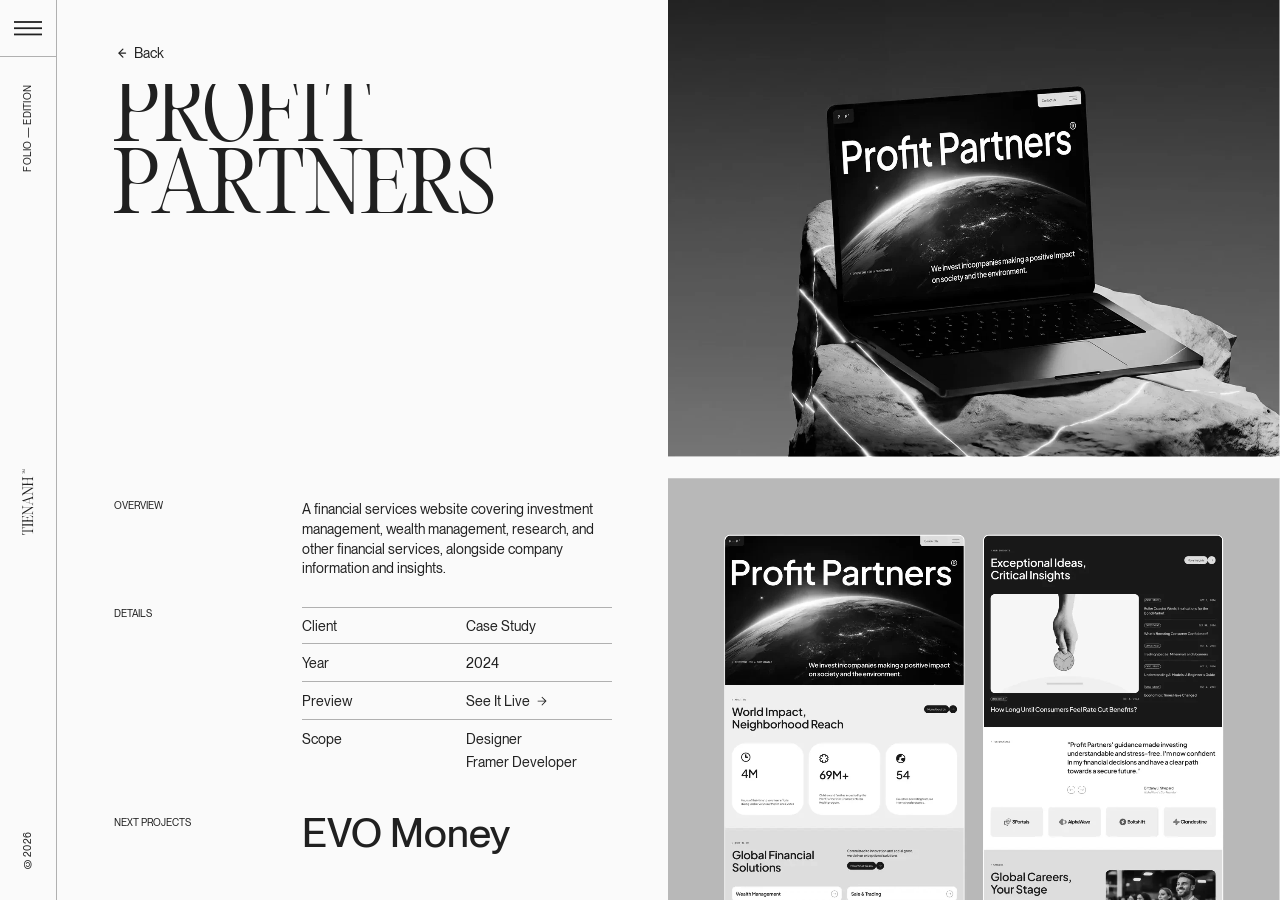
<file: works/profit-partners/index.html>
<!DOCTYPE html><html lang="en"> <head><meta charset="UTF-8"><meta name="viewport" content="width=device-width"><link rel="icon" type="image/png" href="/_astro/favicon.Dzio11Ed.png?v=2"><meta name="description" content="Independent designer crafting digital products, brand experiences, and thoughtful interactions."><meta property="og:title" content="Profit Partners — Tien Anh"><meta property="og:description" content="Independent designer crafting digital products, brand experiences, and thoughtful interactions."><meta property="og:image" content="/_astro/social-share.6vvvIo3Z.png"><meta property="og:type" content="website"><meta name="twitter:card" content="summary_large_image"><meta name="twitter:title" content="Profit Partners — Tien Anh"><meta name="twitter:description" content="Independent designer crafting digital products, brand experiences, and thoughtful interactions."><meta name="twitter:image" content="/_astro/social-share.6vvvIo3Z.png"><meta name="generator" content="Astro v6.3.1"><title>Profit Partners — Tien Anh</title><script>
      if ("scrollRestoration" in history) {
        history.scrollRestoration = "manual";
      }
      window.scrollTo(0, 0);
    </script><style>.work-detail-page-initial[data-astro-cid-enqfawqa] [data-astro-cid-enqfawqa][data-work-detail-reveal],.work-detail-page-initial[data-astro-cid-enqfawqa] [data-astro-cid-enqfawqa][data-work-detail-back]{opacity:0}@media(prefers-reduced-motion:reduce){.work-detail-page-initial[data-astro-cid-enqfawqa] [data-astro-cid-enqfawqa][data-work-detail-reveal],.work-detail-page-initial[data-astro-cid-enqfawqa] [data-astro-cid-enqfawqa][data-work-detail-back]{opacity:1}}
</style>
<link rel="stylesheet" href="/_astro/global.BvueZpQ-.css">
<style>@media(min-width:768px)and (max-width:1024px)and (orientation:portrait){.tablet-orientation-notice[data-astro-cid-ggzamrjs]{display:flex}}
</style></head> <body class="overflow-x-hidden antialiased"> <!-- Figma Header - Mobile 390×64 (node 1366:1935); desktop rail unchanged at md: --><header class="fixed z-[110] opacity-0 inset-x-0 top-0 flex w-full flex-row items-center justify-between border-b border-(--header-border) bg-(--header-bg) text-(--header-text) px-5 py-4 md:inset-x-auto md:inset-y-0 md:left-0 md:right-auto md:bottom-0 md:w-16 md:flex-col md:items-center md:justify-start md:px-0 md:py-0 md:border-b-0 md:border-r" style="--header-bg: transparent; --header-text: #f2f2f2; --header-border: #505050" data-intro-header aria-label="Global site header"> <div class="pointer-events-none absolute -bottom-px left-0 z-10 h-px w-full origin-left bg-[#8A8178] will-change-transform md:top-0 md:bottom-auto md:h-dvh md:w-[calc(0.3_*_var(--scale))] md:origin-top" data-header-scroll-progress aria-hidden="true"></div> <a href="/" class="block w-15 shrink-0 text-(--header-text) md:hidden" aria-label="Back to home"> <svg class="block w-full" viewBox="0 0 60 27" fill="none" xmlns="http://www.w3.org/2000/svg"> <path d="M55.0061 1.0515C54.9777 0.987125 54.9386 0.954936 54.889 0.954936C54.8464 0.954936 54.8251 0.987125 54.8251 1.0515V3.62661C54.8251 4.03434 54.8854 4.30973 55.0061 4.45279C55.1339 4.5887 55.3255 4.65665 55.5811 4.65665C55.645 4.65665 55.6769 4.68169 55.6769 4.73176C55.6769 4.79614 55.645 4.82833 55.5811 4.82833C55.4178 4.82833 55.2439 4.8176 55.0593 4.79614C54.9032 4.78183 54.7931 4.77468 54.7292 4.77468C54.6653 4.77468 54.5482 4.78183 54.3779 4.79614C54.2004 4.8176 54.03 4.82833 53.8667 4.82833C53.8029 4.82833 53.7709 4.79614 53.7709 4.73176C53.7709 4.67454 53.8029 4.64592 53.8667 4.64592C54.1294 4.64592 54.3211 4.57797 54.4417 4.44206C54.5695 4.30615 54.6334 4.03434 54.6334 3.62661V0.997854C54.6334 0.718884 54.5908 0.522175 54.5056 0.407726C54.4275 0.293276 54.2891 0.236051 54.0904 0.236051L52.8445 0.236051C52.6813 0.236051 52.5996 0.346925 52.5996 0.56867V3.61588C52.5925 4.0236 52.6635 4.299 52.8126 4.44206C52.9688 4.57797 53.203 4.64592 53.5154 4.64592C53.5934 4.64592 53.6325 4.67454 53.6325 4.73176C53.6325 4.79614 53.5934 4.82833 53.5154 4.82833C53.3166 4.82833 53.1036 4.8176 52.8765 4.79614C52.6067 4.78183 52.4293 4.77468 52.3441 4.77468H52.2483C52.1418 4.77468 51.9324 4.78183 51.62 4.79614C51.2793 4.81044 51.0308 4.8176 50.8747 4.8176C50.7824 4.8176 50.7362 4.78898 50.7362 4.73176C50.7362 4.67454 50.7788 4.64592 50.864 4.64592C51.2402 4.64592 51.5171 4.57797 51.6946 4.44206C51.872 4.299 51.9608 4.0236 51.9608 3.61588V0.56867C51.9608 0.461374 51.9395 0.379114 51.8969 0.321889C51.8543 0.264664 51.7904 0.236051 51.7052 0.236051L50.9385 0.236051C50.7256 0.236051 50.5659 0.343348 50.4594 0.55794C50.36 0.772532 50.2606 1.13376 50.1612 1.64163C50.1541 1.71316 50.1187 1.74893 50.0548 1.74893C50.0122 1.74893 49.9944 1.70243 50.0015 1.60944L50.0228 1.38412C50.037 1.26967 50.0512 1.10873 50.0654 0.901288L50.0548 0.504292C50.0477 0.439914 50.0441 0.350501 50.0441 0.236051C50.0441 0.178827 50.0583 0.128755 50.0867 0.0858367C50.1151 0.0357653 50.1541 0.0107297 50.2038 0.0107297C50.2535 0.0107297 50.3423 0.0178831 50.47 0.0321891C50.6262 0.0464955 50.7753 0.0536484 50.9173 0.0536484L54.9954 0.0536484C55.1019 0.0536484 55.1871 0.0751082 55.251 0.118027C55.322 0.153792 55.3788 0.232476 55.4214 0.354078L56.795 3.92704C56.8021 3.96281 56.8304 3.98069 56.8801 3.98069C56.9156 3.98069 56.944 3.96638 56.9653 3.93777L58.4454 0.332619C58.4951 0.21817 58.5377 0.143062 58.5732 0.107297C58.6158 0.0715315 58.6832 0.0536484 58.7755 0.0536484L58.9458 0.0536484C59.0168 0.0536484 59.1659 0.0464955 59.3931 0.0321891C59.5634 0.0107297 59.7338 0 59.9042 0C59.9397 0 59.9645 0.00715298 59.9787 0.0214594C59.9929 0.0286124 60 0.0500713 60 0.0858367C60 0.143061 59.9716 0.171674 59.9148 0.171674C59.6522 0.171674 59.457 0.243205 59.3292 0.386266C59.2085 0.522175 59.1482 0.793992 59.1482 1.20172V3.62661C59.1482 4.03434 59.2085 4.30973 59.3292 4.45279C59.457 4.5887 59.6522 4.65665 59.9148 4.65665C59.9716 4.65665 60 4.68169 60 4.73176C60 4.76753 59.9929 4.79256 59.9787 4.80687C59.9645 4.82117 59.9397 4.82833 59.9042 4.82833C59.7409 4.82833 59.567 4.8176 59.3824 4.79614C59.1553 4.78183 59.0097 4.77468 58.9458 4.77468H58.7009C58.63 4.77468 58.4809 4.78183 58.2537 4.79614C58.0834 4.8176 57.913 4.82833 57.7426 4.82833C57.7071 4.82833 57.6823 4.82117 57.6681 4.80687C57.6539 4.79256 57.6468 4.76753 57.6468 4.73176C57.6468 4.67454 57.6752 4.64592 57.732 4.64592C57.9946 4.64592 58.1863 4.57797 58.307 4.44206C58.4347 4.30615 58.4986 4.03434 58.4986 3.62661V1.0515C58.4986 0.994278 58.4809 0.965666 58.4454 0.965666C58.4099 0.965666 58.378 0.994278 58.3496 1.0515L56.7311 4.91416C56.7098 4.97139 56.6707 5 56.6139 5C56.5642 5 56.5287 4.97139 56.5075 4.91416L55.0061 1.0515Z" fill="currentColor"></path> <path d="M6.208 25.824Q4.832 25.920 3.488 25.920Q3.200 25.920 3.088 25.856Q2.976 25.792 2.976 25.632Q2.976 25.376 3.456 25.376Q5.504 25.376 6.496 24.768Q7.488 24.160 7.488 22.336L7.488 1.664Q7.488 1.152 7.232 0.880Q6.976 0.608 6.528 0.608L4.544 0.608Q2.848 0.608 1.920 2.256Q0.992 3.904 0.640 7.072Q0.608 7.328 0.544 7.440Q0.480 7.552 0.320 7.552Q0.160 7.552 0.128 7.440Q0.096 7.328 0.096 7.072Q0.096 6.752 0.160 5.728Q0.224 4.512 0.224 3.712Q0.224 2.912 0.064 1.632Q0.000 0.928 0.000 0.768Q0.000 0.000 0.480 0.000Q0.896 0.000 1.792 0.064Q3.520 0.160 3.808 0.160L13.920 0.160Q14.208 0.160 15.936 0.064Q16.832 0.000 17.248 0.000Q17.728 0.000 17.728 0.768Q17.728 0.928 17.664 1.632Q17.504 2.912 17.504 3.712Q17.504 4.512 17.568 5.728Q17.632 6.752 17.632 7.072L17.632 7.232Q17.632 7.552 17.408 7.552Q17.248 7.552 17.184 7.440Q17.120 7.328 17.088 7.072Q16.736 3.904 15.824 2.256Q14.912 0.608 13.216 0.608L11.232 0.608Q10.784 0.608 10.528 0.880Q10.272 1.152 10.272 1.664L10.240 22.336Q10.240 24.160 11.216 24.784Q12.192 25.408 14.272 25.408Q14.528 25.408 14.624 25.456Q14.720 25.504 14.720 25.664Q14.720 25.792 14.608 25.856Q14.496 25.920 14.240 25.920Q12.896 25.920 11.456 25.824Q9.792 25.760 9.184 25.760L8.544 25.760Q7.936 25.760 6.208 25.824Z" fill="currentColor"></path> <path d="M17.440 25.376Q18.912 25.376 19.824 24.800Q20.736 24.224 21.280 22.496L28.544 -0.128Q28.672 -0.352 28.864 -0.352L29.312 -0.352Q29.568 -0.352 29.632 -0.128L36.960 22.496Q37.504 24.224 38.352 24.800Q39.200 25.376 40.544 25.376Q40.704 25.376 40.768 25.424Q40.832 25.472 40.832 25.632Q40.832 25.920 40.512 25.920Q39.680 25.920 38.816 25.824Q37.664 25.760 37.312 25.760L36.000 25.760Q35.488 25.760 33.952 25.824Q32.704 25.920 31.552 25.920Q31.296 25.920 31.200 25.856Q31.104 25.792 31.104 25.632Q31.104 25.376 31.520 25.376Q32.928 25.376 33.600 25.056Q34.272 24.736 34.272 23.840Q34.272 23.360 34.016 22.496L32.736 18.368Q32.576 17.792 32.064 17.424Q31.552 17.056 30.976 17.056L24.896 17.056Q24.288 17.056 23.792 17.424Q23.296 17.792 23.104 18.368L21.792 22.496Q21.536 23.360 21.536 23.840Q21.536 24.736 22.192 25.056Q22.848 25.376 24.256 25.376Q24.480 25.376 24.560 25.424Q24.640 25.472 24.640 25.632Q24.640 25.920 24.224 25.920Q23.648 25.920 22.432 25.856Q21.472 25.760 20.480 25.760Q19.680 25.760 18.912 25.856Q17.888 25.920 17.472 25.920Q17.280 25.920 17.200 25.856Q17.120 25.792 17.120 25.632Q17.120 25.376 17.440 25.376ZM24.064 15.680Q24.064 16.096 24.336 16.336Q24.608 16.576 25.088 16.576L30.816 16.576Q31.296 16.576 31.568 16.336Q31.840 16.096 31.840 15.680Q31.840 15.552 31.776 15.296L28.384 4.512Q28.256 3.936 27.968 3.936Q27.744 3.936 27.552 4.512L24.128 15.296Z" fill="currentColor"></path> </svg> </a> <button id="menu-toggle" type="button" disabled class="flex shrink-0 cursor-pointer items-center justify-center outline-none enabled:hover:opacity-80 md:h-16 md:w-full md:border-b md:border-(--header-border)" aria-expanded="false" aria-controls="fullscreen-menu" aria-label="Open menu"> <svg class="size-8" viewBox="0 0 32 32" fill="none" xmlns="http://www.w3.org/2000/svg" aria-hidden="true"> <rect y="15" width="32" height="2" fill="currentColor"></rect> <rect data-menu-icon-bar="lower" x="0" y="22" width="16" height="2" fill="currentColor"></rect> <rect data-menu-icon-bar="upper" x="16" y="8" width="16" height="2" fill="currentColor"></rect> </svg> </button> <div class="hidden flex-1 flex-col items-center justify-between py-6 md:flex md:py-8"> <p class="vt-rl vt-reading-up text-[calc(1_*_var(--scale))] uppercase tracking-wide md:text-[calc(1.1_*_var(--scale))]">
Folio — Edition
</p> <a href="/" class="block w-[calc(1.33_*_var(--scale))] shrink-0 text-(--header-text)" aria-label="Back to home"> <svg class="block w-full" viewBox="0 0 14 79" fill="none" xmlns="http://www.w3.org/2000/svg"> <path d="M1.1866 2.9957C1.11582 3.02764 1.10295 3.10428 1.1866 3.10428L2.73084 3.10428C3.25201 3.10428 3.34853 2.93182 3.34853 2.65078C3.34853 2.61245 3.3614 2.5933 3.39357 2.5933C3.43861 2.5933 3.45148 2.61245 3.45148 2.65078C3.45148 2.80408 3.42574 3.01486 3.41931 3.16177C3.42574 3.31507 3.45148 3.52585 3.45148 3.67915C3.45148 3.71747 3.43861 3.73664 3.39357 3.73664C3.3614 3.73664 3.3421 3.71747 3.3421 3.67915C3.3421 3.3981 3.25201 3.21926 2.73084 3.21926L1.15443 3.21926C0.819843 3.21926 0.697591 3.30229 0.697591 3.54501L0.697591 4.29234C0.697591 4.39454 0.774803 4.43925 0.897055 4.43925L2.7244 4.43925C3.24558 4.44564 3.3421 4.22846 3.3421 3.88993C3.3421 3.83883 3.35496 3.81968 3.39357 3.81968C3.43218 3.81968 3.45148 3.83883 3.45148 3.88993C3.45148 4.1071 3.41931 4.4137 3.41931 4.59255L3.41931 4.65003C3.41931 4.86081 3.44504 5.21851 3.44504 5.47401C3.44504 5.53149 3.43218 5.55704 3.39357 5.55704C3.35496 5.55704 3.3421 5.53149 3.3421 5.48039C3.3421 5.0716 3.24558 4.82249 2.7244 4.82249L0.897055 4.82249C0.774803 4.82249 0.697591 4.8736 0.697591 4.97579L0.697591 5.43568C0.697591 5.71673 1.00644 5.79977 1.54049 5.90197C1.58553 5.90835 1.60483 5.92751 1.60483 5.96584C1.60483 5.99777 1.57909 6.00416 1.52118 5.99778C1.37963 5.985 1.25738 5.96584 1.09652 5.95945C0.942095 5.95945 0.80054 5.97223 0.697591 5.97223C0.633248 5.97223 0.562471 5.94029 0.562471 5.87641C0.562471 5.75505 0.588208 5.65286 0.588208 5.44846L0.588208 3.00209C0.588208 2.88711 0.613945 2.80407 0.768369 2.74659L2.911 1.92261C2.95604 1.90984 2.95604 1.84596 2.91743 1.82042L0.7555 0.932569C0.626814 0.875082 0.588208 0.849527 0.588208 0.734554L0.588208 0.632359C0.588208 0.485449 0.556036 0.229953 0.556036 0.0574938C0.556036 0.0127817 0.568905 5.81325e-07 0.607511 5.79637e-07C0.646117 5.7795e-07 0.658985 0.0127832 0.658985 0.051108C0.658985 0.338541 0.7555 0.510996 1.27668 0.510996L2.73084 0.510996C3.25201 0.510996 3.34853 0.338541 3.34853 0.0511079C3.34853 0.012783 3.3614 4.59261e-07 3.39357 4.57855e-07C3.43861 4.55886e-07 3.45148 0.0127816 3.45148 0.0574937C3.45148 0.236341 3.41931 0.485449 3.41931 0.632359L3.41931 0.779266C3.41931 0.926176 3.45148 1.18167 3.45148 1.35413C3.45148 1.39884 3.43861 1.41162 3.39357 1.41162C3.3614 1.41162 3.3421 1.39884 3.3421 1.36052C3.3421 1.07947 3.25201 0.900629 2.73084 0.900629L1.1866 0.900629C1.12226 0.900629 1.10939 0.951728 1.1866 0.990052L3.50295 1.96094C3.57373 1.99287 3.57373 2.06952 3.50295 2.09507L1.1866 2.9957Z" fill="currentColor"></path> <path d="M13.088 74.836Q13.136 75.524 13.136 76.196Q13.136 76.340 13.104 76.396Q13.072 76.452 12.992 76.452Q12.864 76.452 12.864 76.212Q12.864 75.188 12.560 74.692Q12.256 74.196 11.344 74.196L1.008 74.196Q0.752 74.196 0.616 74.324Q0.480 74.452 0.480 74.676L0.480 75.668Q0.480 76.516 1.304 76.980Q2.128 77.444 3.712 77.620Q3.840 77.636 3.896 77.668Q3.952 77.700 3.952 77.780Q3.952 77.860 3.896 77.876Q3.840 77.892 3.712 77.892Q3.552 77.892 3.040 77.860Q2.432 77.828 2.032 77.828Q1.632 77.828 0.992 77.908Q0.640 77.940 0.560 77.940Q0.176 77.940 0.176 77.700Q0.176 77.492 0.208 77.044Q0.256 76.180 0.256 76.036L0.256 70.980Q0.256 70.836 0.208 69.972Q0.176 69.524 0.176 69.316Q0.176 69.076 0.560 69.076Q0.640 69.076 0.992 69.108Q1.632 69.188 2.032 69.188Q2.432 69.188 3.040 69.156Q3.552 69.124 3.712 69.124L3.792 69.124Q3.952 69.124 3.952 69.236Q3.952 69.316 3.896 69.348Q3.840 69.380 3.712 69.396Q2.128 69.572 1.304 70.028Q0.480 70.484 0.480 71.332L0.480 72.324Q0.480 72.548 0.616 72.676Q0.752 72.804 1.008 72.804L11.344 72.820Q12.256 72.820 12.568 72.332Q12.880 71.844 12.880 70.804Q12.880 70.676 12.904 70.628Q12.928 70.580 13.008 70.580Q13.072 70.580 13.104 70.636Q13.136 70.692 13.136 70.820Q13.136 71.492 13.088 72.212Q13.056 73.044 13.056 73.348L13.056 73.668Q13.056 73.972 13.088 74.836Z" fill="currentColor"></path> <path d="M0.432 68.500Q0.432 68.612 0.400 68.652Q0.368 68.692 0.304 68.692Q0.224 68.692 0.200 68.644Q0.176 68.596 0.176 68.484Q0.176 67.940 0.224 67.364Q0.256 66.660 0.256 66.420L0.256 65.908Q0.256 65.668 0.224 64.964Q0.176 64.388 0.176 63.844Q0.176 63.636 0.304 63.636Q0.432 63.636 0.432 63.828Q0.432 64.660 0.744 65.068Q1.056 65.476 1.968 65.476L11.344 65.476Q12.256 65.476 12.568 65.076Q12.880 64.676 12.880 63.828Q12.880 63.636 13.008 63.636Q13.088 63.652 13.112 63.692Q13.136 63.732 13.136 63.844Q13.136 64.388 13.088 64.964Q13.056 65.668 13.056 65.908L13.056 66.420Q13.056 66.660 13.088 67.364Q13.136 67.940 13.136 68.484Q13.136 68.612 13.104 68.652Q13.072 68.692 12.992 68.692Q12.864 68.692 12.864 68.500Q12.864 67.668 12.560 67.268Q12.256 66.868 11.344 66.868L1.968 66.868Q1.056 66.868 0.744 67.268Q0.432 67.668 0.432 68.500Z" fill="currentColor"></path> <path d="M13.104 56.468Q13.056 57.284 13.056 57.524L13.056 61.716Q13.056 61.956 13.088 62.660Q13.136 63.236 13.136 63.780Q13.136 63.908 13.104 63.948Q13.072 63.988 12.992 63.988Q12.864 63.988 12.864 63.796Q12.864 62.964 12.560 62.564Q12.256 62.164 11.344 62.164L1.968 62.164Q1.056 62.164 0.744 62.564Q0.432 62.964 0.432 63.796Q0.432 63.908 0.400 63.948Q0.368 63.988 0.304 63.988Q0.224 63.988 0.200 63.940Q0.176 63.892 0.176 63.780Q0.176 63.236 0.224 62.660Q0.256 61.956 0.256 61.716L0.256 57.444Q0.256 57.188 0.208 56.516Q0.176 56.196 0.176 56.116Q0.176 55.908 0.280 55.836Q0.384 55.764 0.592 55.764L1.360 55.764Q1.904 55.764 2.160 55.748Q2.608 55.716 3.120 55.628Q3.632 55.540 3.776 55.508L3.872 55.492Q4.032 55.492 4.032 55.620Q4.032 55.748 3.792 55.796Q2.432 56.084 1.744 56.372Q1.056 56.660 0.768 57.108Q0.480 57.556 0.480 58.324L0.480 60.004Q0.480 60.388 0.696 60.580Q0.912 60.772 1.280 60.772L5.568 60.772Q5.872 60.772 6.064 60.588Q6.256 60.404 6.256 60.132L6.256 58.468Q6.256 57.652 5.856 57.372Q5.456 57.092 4.624 57.092Q4.432 57.092 4.432 56.980Q4.432 56.900 4.480 56.876Q4.528 56.852 4.640 56.852Q4.928 56.852 5.568 56.884Q5.968 56.932 6.368 56.932Q6.608 56.932 7.120 56.900Q7.648 56.852 8.112 56.852Q8.224 56.852 8.264 56.876Q8.304 56.900 8.304 56.980Q8.304 57.092 8.112 57.092Q7.280 57.092 6.880 57.372Q6.480 57.652 6.480 58.468L6.480 60.084Q6.480 60.388 6.656 60.580Q6.832 60.772 7.104 60.772L11.840 60.772Q12.416 60.772 12.616 60.604Q12.816 60.436 12.816 59.908L12.816 58.276Q12.816 57.572 12.536 57.108Q12.256 56.644 11.544 56.220Q10.832 55.796 9.360 55.188Q9.104 55.092 9.104 54.996Q9.104 54.884 9.216 54.884Q9.264 54.884 9.360 54.916L9.968 55.108Q10.096 55.156 10.304 55.220Q10.512 55.284 10.832 55.380Q11.392 55.540 11.800 55.596Q12.208 55.652 12.720 55.652Q12.928 55.652 13.032 55.724Q13.136 55.796 13.136 55.988Q13.136 56.116 13.104 56.468Z" fill="currentColor"></path> <path d="M13.216 45.684L3.120 51.844Q2.896 51.956 2.896 52.068Q2.896 52.196 3.216 52.196L11.344 52.196Q12.256 52.196 12.568 51.668Q12.880 51.140 12.880 50.020Q12.880 49.764 13.008 49.764Q13.136 49.764 13.136 50.036Q13.136 50.628 13.088 51.284Q13.056 51.988 13.056 52.324Q13.056 52.596 13.088 53.204Q13.136 53.796 13.136 54.372Q13.136 54.500 13.104 54.556Q13.072 54.612 12.992 54.612Q12.864 54.612 12.864 54.388Q12.864 53.396 12.560 52.924Q12.256 52.452 11.344 52.452L2.864 52.452Q2.576 52.452 2.224 52.556Q1.872 52.660 1.616 52.820L1.264 53.028Q0.880 53.268 0.656 53.684Q0.432 54.100 0.432 54.548Q0.432 54.660 0.408 54.700Q0.384 54.740 0.320 54.740Q0.176 54.740 0.176 54.532Q0.176 54.052 0.208 53.348Q0.240 52.836 0.240 52.532Q0.272 52.180 0.400 51.972Q0.528 51.764 0.848 51.572L10.640 45.604Q10.864 45.476 10.864 45.380Q10.864 45.252 10.528 45.252L1.968 45.252Q1.056 45.252 0.744 45.780Q0.432 46.308 0.432 47.428Q0.432 47.684 0.304 47.684Q0.176 47.684 0.176 47.412Q0.176 47.076 0.208 46.308Q0.256 45.700 0.256 45.108Q0.256 44.660 0.208 44.212Q0.176 43.604 0.176 43.364Q0.176 43.156 0.304 43.156Q0.432 43.156 0.432 43.348Q0.432 44.180 0.744 44.588Q1.056 44.996 1.968 44.996L13.200 44.996Q13.312 44.996 13.312 45.108L13.312 45.492Q13.312 45.588 13.216 45.684Z" fill="currentColor"></path> <path d="M12.864 43.284Q12.864 42.548 12.576 42.092Q12.288 41.636 11.424 41.364L0.112 37.732Q0.000 37.668 0.000 37.572L0.000 37.348Q0.000 37.220 0.112 37.188L11.424 33.524Q12.288 33.252 12.576 32.828Q12.864 32.404 12.864 31.732Q12.864 31.652 12.888 31.620Q12.912 31.588 12.992 31.588Q13.136 31.588 13.136 31.748Q13.136 32.164 13.088 32.596Q13.056 33.172 13.056 33.348L13.056 34.004Q13.056 34.260 13.088 35.028Q13.136 35.652 13.136 36.228Q13.136 36.356 13.104 36.404Q13.072 36.452 12.992 36.452Q12.864 36.452 12.864 36.244Q12.864 35.540 12.704 35.204Q12.544 34.868 12.096 34.868Q11.856 34.868 11.424 34.996L9.360 35.636Q9.072 35.716 8.888 35.972Q8.704 36.228 8.704 36.516L8.704 39.556Q8.704 39.860 8.888 40.108Q9.072 40.356 9.360 40.452L11.424 41.108Q11.856 41.236 12.096 41.236Q12.544 41.236 12.704 40.908Q12.864 40.580 12.864 39.876Q12.864 39.764 12.888 39.724Q12.912 39.684 12.992 39.684Q13.136 39.684 13.136 39.892Q13.136 40.180 13.104 40.788Q13.056 41.268 13.056 41.764Q13.056 42.164 13.104 42.548Q13.136 43.060 13.136 43.268Q13.136 43.364 13.104 43.404Q13.072 43.444 12.992 43.444Q12.864 43.444 12.864 43.284ZM8.016 39.972Q8.224 39.972 8.344 39.836Q8.464 39.700 8.464 39.460L8.464 36.596Q8.464 36.356 8.344 36.220Q8.224 36.084 8.016 36.084Q7.952 36.084 7.824 36.116L2.432 37.812Q2.144 37.876 2.144 38.020Q2.144 38.132 2.432 38.228L7.824 39.940Z" fill="currentColor"></path> <path d="M13.216 22.916L3.120 29.076Q2.896 29.188 2.896 29.300Q2.896 29.428 3.216 29.428L11.344 29.428Q12.256 29.428 12.568 28.900Q12.880 28.372 12.880 27.252Q12.880 26.996 13.008 26.996Q13.136 26.996 13.136 27.268Q13.136 27.860 13.088 28.516Q13.056 29.220 13.056 29.556Q13.056 29.828 13.088 30.436Q13.136 31.028 13.136 31.604Q13.136 31.732 13.104 31.788Q13.072 31.844 12.992 31.844Q12.864 31.844 12.864 31.620Q12.864 30.628 12.560 30.156Q12.256 29.684 11.344 29.684L2.864 29.684Q2.576 29.684 2.224 29.788Q1.872 29.892 1.616 30.052L1.264 30.260Q0.880 30.500 0.656 30.916Q0.432 31.332 0.432 31.780Q0.432 31.892 0.408 31.932Q0.384 31.972 0.320 31.972Q0.176 31.972 0.176 31.764Q0.176 31.284 0.208 30.580Q0.240 30.068 0.240 29.764Q0.272 29.412 0.400 29.204Q0.528 28.996 0.848 28.804L10.640 22.836Q10.864 22.708 10.864 22.612Q10.864 22.484 10.528 22.484L1.968 22.484Q1.056 22.484 0.744 23.012Q0.432 23.540 0.432 24.660Q0.432 24.916 0.304 24.916Q0.176 24.916 0.176 24.644Q0.176 24.308 0.208 23.540Q0.256 22.932 0.256 22.340Q0.256 21.892 0.208 21.444Q0.176 20.836 0.176 20.596Q0.176 20.388 0.304 20.388Q0.432 20.388 0.432 20.580Q0.432 21.412 0.744 21.820Q1.056 22.228 1.968 22.228L13.200 22.228Q13.312 22.228 13.312 22.340L13.312 22.724Q13.312 22.820 13.216 22.916Z" fill="currentColor"></path> <path d="M0.432 13.780Q0.432 13.956 0.320 13.956Q0.240 13.956 0.208 13.916Q0.176 13.876 0.176 13.764Q0.176 13.268 0.224 12.724Q0.256 12.084 0.256 11.860L0.256 11.316Q0.256 11.060 0.224 10.356Q0.176 9.780 0.176 9.236Q0.176 9.124 0.200 9.084Q0.224 9.044 0.304 9.044Q0.368 9.044 0.400 9.084Q0.432 9.124 0.432 9.236Q0.432 10.068 0.744 10.468Q1.056 10.868 1.968 10.868L11.344 10.868Q12.256 10.868 12.568 10.468Q12.880 10.068 12.880 9.236Q12.880 9.124 12.904 9.084Q12.928 9.044 13.008 9.044Q13.088 9.044 13.112 9.092Q13.136 9.140 13.136 9.252Q13.136 9.796 13.088 10.372Q13.056 11.076 13.056 11.316L13.056 11.860Q13.056 12.100 13.088 12.740Q13.136 13.268 13.136 13.764Q13.136 13.876 13.104 13.916Q13.072 13.956 12.992 13.956Q12.864 13.956 12.864 13.780Q12.864 12.996 12.560 12.628Q12.256 12.260 11.344 12.260L7.008 12.260Q6.720 12.260 6.528 12.452Q6.336 12.644 6.336 12.948L6.336 16.804Q6.336 17.108 6.528 17.300Q6.720 17.492 7.008 17.492L11.344 17.492Q12.256 17.492 12.568 17.124Q12.880 16.756 12.880 15.972Q12.880 15.796 12.992 15.796Q13.072 15.796 13.104 15.836Q13.136 15.876 13.136 15.988Q13.136 16.468 13.088 17.028Q13.056 17.668 13.056 17.892L13.056 18.436Q13.056 18.676 13.088 19.380Q13.136 19.956 13.136 20.500Q13.136 20.628 13.104 20.668Q13.072 20.708 12.992 20.708Q12.864 20.708 12.864 20.516Q12.864 19.684 12.560 19.284Q12.256 18.884 11.344 18.884L1.968 18.884Q1.056 18.884 0.744 19.284Q0.432 19.684 0.432 20.516Q0.432 20.628 0.400 20.668Q0.368 20.708 0.304 20.708Q0.224 20.708 0.200 20.660Q0.176 20.612 0.176 20.500Q0.176 19.956 0.224 19.380Q0.256 18.676 0.256 18.436L0.256 17.892Q0.256 17.652 0.224 17.012Q0.176 16.484 0.176 15.988Q0.176 15.876 0.200 15.836Q0.224 15.796 0.304 15.796Q0.432 15.796 0.432 15.972Q0.432 16.740 0.744 17.116Q1.056 17.492 1.968 17.492L5.408 17.492Q5.712 17.492 5.904 17.300Q6.096 17.108 6.096 16.804L6.096 12.948Q6.096 12.644 5.904 12.452Q5.712 12.260 5.408 12.260L1.968 12.260Q1.056 12.260 0.744 12.628Q0.432 12.996 0.432 13.780Z" fill="currentColor"></path> </svg> </a> <p class="vt-rl vt-reading-up text-[calc(1_*_var(--scale))] uppercase tracking-wide md:text-[calc(1.1_*_var(--scale))]">
© 2026 </p> </div> </header> <script type="module" src="/_astro/Header.astro_astro_type_script_index_0_lang.-_d_Djl9.js"></script> <dialog id="fullscreen-menu" class="fixed inset-0 z-[90] m-0 h-dvh max-h-none w-full max-w-none border-0 bg-transparent p-0 backdrop:bg-transparent open:flex open:flex-col" aria-label="Site navigation" aria-modal="true"> <div data-menu-reveal class="relative flex min-h-0 min-w-0 flex-1 flex-col bg-[#2e2b28] text-[#faf9f6]"> <!-- Figma Menu mobile (1334:1531): close lives in fixed Header; desktop keeps text control --> <button type="button" class="absolute right-4 top-8 hidden font-serif-2 text-[calc(3.2_*_var(--scale))] font-normal uppercase leading-none opacity-0 outline-none hover:opacity-80 md:block md:right-16 md:top-(--vg) md:text-[3.6vh] cursor-pointer" data-menu-close data-reveal-line aria-label="Close menu">
Close
</button> <!-- Mobile band: px-5, pt below 64px header + 32px (Figma Section 1334:1538); desktop uses absolute rails --> <div class="flex min-h-0 flex-1 flex-col px-5 pt-24 pb-5 md:contents md:p-0"> <div class="flex min-h-0 flex-1 flex-col justify-between md:contents"> <nav class="flex flex-col gap-6 md:absolute md:left-32 md:top-(--vg) xl:gap-[3.6vh]" aria-label="Primary"> <a class="group flex items-center gap-5 text-[#faf9f6] opacity-25 outline-none hover:opacity-90 data-[nav-active=true]:opacity-100 xl:gap-6 text-[calc(6.8*var(--scale))] md:text-[min(20vh,15vw)]" href="/" data-nav-item> <span class="w-6 shrink-0 font-serif text-[0.3em] font-normal leading-[1.2] opacity-0 md:w-auto" data-reveal-line> 01. </span> <span class="relative inline-block"> <span class="font-serif font-normal uppercase leading-[0.9] opacity-0 md:tracking-[-0.04em]" data-reveal-line> Home </span>  </span> </a><a class="group flex items-center gap-5 text-[#faf9f6] opacity-25 outline-none hover:opacity-90 data-[nav-active=true]:opacity-100 xl:gap-6 text-[calc(6.8*var(--scale))] md:text-[min(20vh,15vw)]" href="/about" data-nav-item> <span class="w-6 shrink-0 font-serif text-[0.3em] font-normal leading-[1.2] opacity-0 md:w-auto" data-reveal-line> 02. </span> <span class="relative inline-block"> <span class="font-serif font-normal uppercase leading-[0.9] opacity-0 md:tracking-[-0.04em]" data-reveal-line> About </span>  </span> </a><a class="group flex items-center gap-5 text-[#faf9f6] opacity-25 outline-none hover:opacity-90 data-[nav-active=true]:opacity-100 xl:gap-6 text-[calc(6.8*var(--scale))] md:text-[min(20vh,15vw)]" href="/works" data-nav-item> <span class="w-6 shrink-0 font-serif text-[0.3em] font-normal leading-[1.2] opacity-0 md:w-auto" data-reveal-line> 03. </span> <span class="relative inline-block"> <span class="font-serif font-normal uppercase leading-[0.9] opacity-0 md:tracking-[-0.04em]" data-reveal-line> Works </span>  </span> </a><a class="group flex items-center gap-5 text-[#faf9f6] opacity-25 outline-none hover:opacity-90 data-[nav-active=true]:opacity-100 xl:gap-6 text-[calc(6.8*var(--scale))] md:text-[min(20vh,15vw)]" href="https://wa.me/84559026262" target="_blank" rel="noreferrer" data-nav-item> <span class="w-6 shrink-0 font-serif text-[0.3em] font-normal leading-[1.2] opacity-0 md:w-auto" data-reveal-line> 04. </span> <span class="relative inline-block"> <span class="font-serif font-normal uppercase leading-[0.9] opacity-0 md:tracking-[-0.04em]" data-reveal-line> Contact </span>  </span> </a> </nav> <div class="flex flex-wrap gap-6 border-t border-[#5f5a54] pt-5 text-sm font-medium leading-[1.2] md:absolute md:bottom-(--vg) md:right-16 md:border-0 md:pt-0 md:text-[1.8vh]"> <a class="to-link-underline opacity-0 outline-none" href="https://www.instagram.com/rieltieanh/" aria-label="Instagram" target="_blank" rel="noreferrer" data-to-link-underline data-social-link data-reveal-line> Instagram </a><a class="to-link-underline opacity-0 outline-none" href="https://www.facebook.com/jonodesignvietnam" aria-label="Facebook Own Agency" target="_blank" rel="noreferrer" data-to-link-underline data-social-link data-reveal-line> Own Agency (FB) </a><a class="to-link-underline opacity-0 outline-none" href="https://wa.me/84559026262" aria-label="WhatsApp 055 902 6262" target="_blank" rel="noreferrer" data-to-link-underline data-social-link data-reveal-line> WhatsApp: 055 902 6262 </a> </div> </div> </div> </div> </dialog> <script type="module" src="/_astro/FullscreenMenu.astro_astro_type_script_index_0_lang.D_q-HyZd.js"></script> <div id="dissolve-mount" aria-hidden="true"></div> <div class="tablet-orientation-notice fixed inset-0 z-[120] hidden items-center justify-center bg-[#2e2b28] px-8 text-center text-[#faf9f6]" role="status" aria-live="polite" data-astro-cid-ggzamrjs> <div class="max-w-[32rem]" data-astro-cid-ggzamrjs> <div class="mx-auto mb-8 flex h-24 w-24 items-center justify-center rounded-full border border-[#8a8178]" aria-hidden="true" data-astro-cid-ggzamrjs> <svg class="h-12 w-12" viewBox="0 0 48 48" fill="none" xmlns="http://www.w3.org/2000/svg" data-astro-cid-ggzamrjs> <path d="M13 12H35C36.6569 12 38 13.3431 38 15V33C38 34.6569 36.6569 36 35 36H13C11.3431 36 10 34.6569 10 33V15C10 13.3431 11.3431 12 13 12Z" stroke="currentColor" stroke-width="2" data-astro-cid-ggzamrjs></path> <path d="M17 8L13 12L17 16" stroke="currentColor" stroke-width="2" stroke-linecap="round" stroke-linejoin="round" data-astro-cid-ggzamrjs></path> <path d="M31 40L35 36L31 32" stroke="currentColor" stroke-width="2" stroke-linecap="round" stroke-linejoin="round" data-astro-cid-ggzamrjs></path> </svg> </div> <p class="font-serif text-[calc(3.2_*_var(--scale))] leading-none tracking-[-0.04em]" data-astro-cid-ggzamrjs>
Rotate your screen
</p> <p class="mt-5 text-base font-medium leading-[1.25] text-[#c8c0b8]" data-astro-cid-ggzamrjs>
Please turn your tablet to landscape for the best viewing experience.
</p> </div> </div>  <script type="module" src="/_astro/TabletOrientationNotice.astro_astro_type_script_index_0_lang.DmoMhxPB.js"></script> <main>  <section id="work-detail-profit-partners" class="grid grid-cols-1 bg-[#faf9f6] text-[#2e2b28] md:grid-cols-2 md:items-start md:pl-16 work-detail-page-initial relative min-h-dvh h-dvh overflow-y-auto overscroll-y-contain" data-section="work-detail" data-work-detail-panel data-work-detail-id="profit-partners" data-work-detail-variant="page" data-header-bg="#fafafa" data-header-text="#202020" data-header-border="#b0b0b0" aria-label="Profit Partners — project details" data-astro-cid-enqfawqa> <!-- LEFT: scrolls with the page --> <div class="flex min-w-0 flex-col gap-12 px-5 pt-24 pb-14 md:min-h-dvh md:justify-between md:px-16 md:py-(--vg)" data-work-detail-copy data-astro-cid-enqfawqa> <!-- Title — Figma 1284:1722: button + title wrap, gap 24px at desktop --> <div class="flex w-full flex-col items-start gap-4 md:gap-6" data-astro-cid-enqfawqa> <a class="inline-flex w-full overflow-hidden text-sm lg:text-base leading-[1.4] text-[#2e2b28] hover:opacity-70 focus-visible:outline focus-visible:outline-2 focus-visible:outline-offset-2 focus-visible:outline-[#2e2b28]" href="/" data-work-detail-back data-transition-color="#181818" data-astro-cid-enqfawqa> <span class="inline-flex items-center gap-1.5" data-line data-astro-cid-enqfawqa> <svg class="size-4 shrink-0" viewBox="0 0 16 16" fill="none" aria-hidden="true" data-astro-cid-enqfawqa> <path d="M10 3.5L5.5 8L10 12.5" stroke="currentColor" stroke-width="1.4" stroke-linecap="round" stroke-linejoin="round" data-astro-cid-enqfawqa></path> <path d="M6 8H13" stroke="currentColor" stroke-width="1.4" stroke-linecap="round" data-astro-cid-enqfawqa></path> </svg>
Back
</span> </a> <h1 class="w-full font-serif text-[calc(5.4_*_var(--scale))] font-normal uppercase leading-[0.9] md:text-[calc(9_*_var(--scale))]" data-work-detail-reveal data-astro-cid-enqfawqa> <span class="block overflow-hidden" data-astro-cid-enqfawqa> <span class="block translate-z-0" data-line data-astro-cid-enqfawqa>Profit Partners</span> </span> </h1> </div> <!-- Info block — Figma 1284:1725: gap-[32px] between rows --> <div class="flex flex-col gap-8" data-astro-cid-enqfawqa> <!-- Overview — Figma 1284:1726: gap-[24px], label w-[188px] --> <div class="flex flex-col gap-4 md:flex-row md:gap-6" data-astro-cid-enqfawqa> <p class="w-full shrink-0 text-[calc(1.1_*_var(--scale))] uppercase leading-[1.4] md:w-[calc(18.8_*_var(--scale))]" data-work-detail-reveal data-astro-cid-enqfawqa> <span class="block overflow-hidden" data-astro-cid-enqfawqa> <span class="block translate-z-0" data-line data-astro-cid-enqfawqa>Overview</span> </span> </p> <p class="min-w-0 flex-1 text-[calc(1.4_*_var(--scale))] leading-[1.4] md:text-base" data-work-detail-reveal data-astro-cid-enqfawqa> A financial services website covering investment management, wealth management, research, and other financial services, alongside company information and insights. </p> </div> <!-- Details table — Figma 1284:1729: label w-[188px], rows gap-[20px] py-[10px] --> <div class="flex flex-col gap-4 md:flex-row md:gap-6" data-astro-cid-enqfawqa> <p class="w-full shrink-0 text-[calc(1.1_*_var(--scale))] uppercase leading-[1.4] md:w-[calc(18.8_*_var(--scale))]" data-work-detail-reveal data-astro-cid-enqfawqa> <span class="block overflow-hidden" data-astro-cid-enqfawqa> <span class="block translate-z-0" data-line data-astro-cid-enqfawqa>Details</span> </span> </p> <div class="min-w-0 flex-1" data-astro-cid-enqfawqa> <!-- Client — border-t border-b --> <div class="relative flex gap-4 py-2.5 text-[calc(1.4_*_var(--scale))] leading-[1.4] md:gap-5 md:text-base" data-astro-cid-enqfawqa> <span class="pointer-events-none absolute inset-x-0 top-0 h-px origin-left scale-x-0 bg-[#b8b3ac]" data-work-detail-line aria-hidden="true" data-astro-cid-enqfawqa></span> <p class="min-w-0 flex-1" data-work-detail-reveal data-astro-cid-enqfawqa> <span class="block overflow-hidden" data-astro-cid-enqfawqa> <span class="block translate-z-0" data-line data-astro-cid-enqfawqa>Client</span> </span> </p> <p class="min-w-0 flex-1" data-work-detail-reveal data-astro-cid-enqfawqa> <span class="block overflow-hidden" data-astro-cid-enqfawqa> <span class="block translate-z-0" data-line data-astro-cid-enqfawqa>Case Study</span> </span> </p> <span class="pointer-events-none absolute inset-x-0 bottom-0 h-px origin-left scale-x-0 bg-[#b8b3ac]" data-work-detail-line aria-hidden="true" data-astro-cid-enqfawqa></span> </div> <!-- Year --> <div class="relative flex gap-4 py-2.5 text-[calc(1.4_*_var(--scale))] leading-[1.4] md:gap-5 md:text-base" data-astro-cid-enqfawqa> <p class="min-w-0 flex-1" data-work-detail-reveal data-astro-cid-enqfawqa> <span class="block overflow-hidden" data-astro-cid-enqfawqa> <span class="block translate-z-0" data-line data-astro-cid-enqfawqa>Year</span> </span> </p> <p class="min-w-0 flex-1" data-work-detail-reveal data-astro-cid-enqfawqa> <span class="block overflow-hidden" data-astro-cid-enqfawqa> <span class="block translate-z-0" data-line data-astro-cid-enqfawqa>2024</span> </span> </p> <span class="pointer-events-none absolute inset-x-0 bottom-0 h-px origin-left scale-x-0 bg-[#b8b3ac]" data-work-detail-line aria-hidden="true" data-astro-cid-enqfawqa></span> </div> <div class="relative flex gap-4 py-2.5 text-[calc(1.4_*_var(--scale))] leading-[1.4] md:gap-5 md:text-base" data-astro-cid-enqfawqa> <p class="min-w-0 flex-1" data-work-detail-reveal data-astro-cid-enqfawqa> <span class="block overflow-hidden" data-astro-cid-enqfawqa> <span class="block translate-z-0" data-line data-astro-cid-enqfawqa>
Preview
</span> </span> </p> <a class="inline-flex min-w-0 flex-1 items-center gap-1.5 hover:opacity-80" href="https://profitpartners.framer.wiki/" target="_blank" rel="noopener noreferrer" data-work-detail-reveal data-astro-cid-enqfawqa> <span class="inline-block max-w-full overflow-hidden" data-astro-cid-enqfawqa> <span class="inline-flex max-w-full translate-z-0 items-center gap-1.5" data-line data-astro-cid-enqfawqa> See It Live <svg class="size-4 shrink-0" viewBox="0 0 16 16" fill="none" xmlns="http://www.w3.org/2000/svg" data-astro-cid-enqfawqa> <path d="M11.0847 8.5H3V7.5H11.0847L7.28717 3.7025L8 3L13 8L8 13L7.28717 12.2975L11.0847 8.5Z" fill="currentColor" data-astro-cid-enqfawqa></path> </svg> </span> </span> </a> <span class="pointer-events-none absolute inset-x-0 bottom-0 h-px origin-left scale-x-0 bg-[#b8b3ac]" data-work-detail-line aria-hidden="true" data-astro-cid-enqfawqa></span> </div>  <!-- Services — no bottom border in Figma --> <div class="flex gap-4 py-2.5 text-[calc(1.4_*_var(--scale))] leading-[1.4] md:gap-5 md:text-base" data-astro-cid-enqfawqa> <p class="min-w-0 flex-1" data-work-detail-reveal data-astro-cid-enqfawqa> <span class="block overflow-hidden" data-astro-cid-enqfawqa> <span class="block translate-z-0" data-line data-astro-cid-enqfawqa>Scope</span> </span> </p> <ul class="flex min-w-0 flex-1 flex-col gap-1" data-astro-cid-enqfawqa> <li data-work-detail-reveal data-astro-cid-enqfawqa> <span class="block overflow-hidden" data-astro-cid-enqfawqa> <span class="block translate-z-0" data-line data-astro-cid-enqfawqa> Designer </span> </span> </li><li data-work-detail-reveal data-astro-cid-enqfawqa> <span class="block overflow-hidden" data-astro-cid-enqfawqa> <span class="block translate-z-0" data-line data-astro-cid-enqfawqa> Framer Developer </span> </span> </li> </ul> </div> </div> </div> <!-- Desktop-only next project; mobile renders this block after gallery --> <div class="hidden md:flex md:flex-row md:gap-6" data-astro-cid-enqfawqa> <div class="w-full shrink-0 pt-2 md:w-[calc(18.8_*_var(--scale))]" data-astro-cid-enqfawqa> <p class="text-[calc(1.1_*_var(--scale))] uppercase leading-[1.4]" data-work-detail-reveal data-astro-cid-enqfawqa> <span class="block overflow-hidden" data-astro-cid-enqfawqa> <span class="block translate-z-0" data-line data-astro-cid-enqfawqa>Next projects</span> </span> </p> </div> <a class="min-w-0 flex-1 font-medium leading-[1.2] text-[calc(4.5_*_var(--scale))] hover:opacity-80 focus-visible:outline focus-visible:outline-2 focus-visible:outline-offset-2 focus-visible:outline-[#2e2b28]" href="/works/evo-money" data-work-detail-reveal data-transition-color="#fafafa" data-astro-cid-enqfawqa> <span class="block overflow-hidden" data-astro-cid-enqfawqa> <span class="block translate-z-0" data-line data-astro-cid-enqfawqa>EVO Money</span> </span> </a> </div> </div> </div> <!-- RIGHT: sticky gallery — md+ Lenis virtual loop + WebGL distortion; mobile scrolls with page --> <div class="relative flex min-h-0 min-w-0 flex-col md:sticky md:top-0 md:h-dvh md:max-h-dvh md:self-start md:overflow-hidden md:overscroll-none opacity-0 motion-reduce:opacity-100" data-work-detail-gallery aria-label="Project gallery" data-astro-cid-enqfawqa> <canvas class="pointer-events-none absolute inset-0 z-10 hidden h-full w-full md:block" data-gallery-webgl-canvas aria-hidden="true" data-astro-cid-enqfawqa></canvas> <div class="flex flex-col gap-3 md:gap-6 px-5 md:overscroll-none md:px-0" data-lenis-gallery-content data-astro-cid-enqfawqa> <figure class="relative w-full" data-gallery-item data-astro-cid-enqfawqa> <div class="relative w-full overflow-hidden" data-gallery-webgl data-astro-cid-enqfawqa> <img src="/_astro/pp-thumbnail-free-size.Cr6QaUCw_Z1Poirk.webp" alt data-gallery-texture="true" data-work-detail-hero-image loading="eager" fetchpriority="high" decoding="async" data-astro-cid-enqfawqa="true" width="1440" height="1076" class="block h-auto w-full"> </div> </figure><figure class="relative w-full" data-gallery-item data-astro-cid-enqfawqa> <div class="relative w-full overflow-hidden" data-gallery-webgl data-astro-cid-enqfawqa> <img src="/_astro/pp-1.BPLFxa2s_1MJAQ9.webp" alt data-gallery-texture="true" loading="lazy" decoding="async" data-astro-cid-enqfawqa="true" width="1440" height="1823" class="block h-auto w-full"> </div> </figure><figure class="relative w-full" data-gallery-item data-astro-cid-enqfawqa> <div class="relative w-full overflow-hidden" data-gallery-webgl data-astro-cid-enqfawqa> <img src="/_astro/pp-2.WPBVHBgN_1ayJv5.webp" alt data-gallery-texture="true" loading="lazy" decoding="async" data-astro-cid-enqfawqa="true" width="1440" height="1076" class="block h-auto w-full"> </div> </figure><figure class="relative w-full" data-gallery-item data-astro-cid-enqfawqa> <div class="relative w-full overflow-hidden" data-gallery-webgl data-astro-cid-enqfawqa> <img src="/_astro/pp-3.IVkYEfYU_BSB6N.webp" alt data-gallery-texture="true" loading="lazy" decoding="async" data-astro-cid-enqfawqa="true" width="1440" height="1281" class="block h-auto w-full"> </div> </figure><figure class="relative w-full" data-gallery-item data-astro-cid-enqfawqa> <div class="relative w-full overflow-hidden" data-gallery-webgl data-astro-cid-enqfawqa> <img src="/_astro/pp-4.VycCrA9J_Z2kNlt6.webp" alt data-gallery-texture="true" loading="lazy" decoding="async" data-astro-cid-enqfawqa="true" width="1440" height="1076" class="block h-auto w-full"> </div> </figure><figure class="relative w-full" data-gallery-item data-astro-cid-enqfawqa> <div class="relative w-full overflow-hidden" data-gallery-webgl data-astro-cid-enqfawqa> <img src="/_astro/pp-5.EaQlJCne_i3RPb.webp" alt data-gallery-texture="true" loading="lazy" decoding="async" data-astro-cid-enqfawqa="true" width="1440" height="1573" class="block h-auto w-full"> </div> </figure><figure class="relative w-full" data-gallery-item data-astro-cid-enqfawqa> <div class="relative w-full overflow-hidden" data-gallery-webgl data-astro-cid-enqfawqa> <img src="/_astro/pp-6.BytHQBMw_ZB8ToG.webp" alt data-gallery-texture="true" loading="lazy" decoding="async" data-astro-cid-enqfawqa="true" width="1440" height="1076" class="block h-auto w-full"> </div> </figure><figure class="relative w-full" data-gallery-item data-astro-cid-enqfawqa> <div class="relative w-full overflow-hidden" data-gallery-webgl data-astro-cid-enqfawqa> <img src="/_astro/pp-7.B9MC6vas_Z2mKTm3.webp" alt data-gallery-texture="true" loading="lazy" decoding="async" data-astro-cid-enqfawqa="true" width="1440" height="838" class="block h-auto w-full"> </div> </figure><figure class="relative w-full" data-gallery-item data-astro-cid-enqfawqa> <div class="relative w-full overflow-hidden" data-gallery-webgl data-astro-cid-enqfawqa> <img src="/_astro/pp-8.CH78vGHD_OMr66.webp" alt data-gallery-texture="true" loading="lazy" decoding="async" data-astro-cid-enqfawqa="true" width="1440" height="2604" class="block h-auto w-full"> </div> </figure> </div> <div class="flex flex-col gap-5 px-5 pt-5 pb-14 md:hidden" data-astro-cid-enqfawqa> <div class="flex items-center" data-astro-cid-enqfawqa> <p class="w-[calc(14.3_*_var(--scale))] text-[calc(1.1_*_var(--scale))] uppercase leading-[1.4]" data-work-detail-reveal data-astro-cid-enqfawqa> <span class="block overflow-hidden" data-astro-cid-enqfawqa> <span class="block translate-z-0" data-line data-astro-cid-enqfawqa>Next projects</span> </span> </p> </div> <a class="text-[calc(4.1_*_var(--scale))] leading-none font-medium hover:opacity-80 focus-visible:outline focus-visible:outline-2 focus-visible:outline-offset-2 focus-visible:outline-[#2e2b28]" href="/works/evo-money" data-work-detail-reveal data-transition-color="#fafafa" data-astro-cid-enqfawqa> <span class="block overflow-hidden" data-astro-cid-enqfawqa> <span class="block translate-z-0" data-line data-astro-cid-enqfawqa>EVO Money</span> </span> </a> </div> </div> </section>  </main> <script type="module" src="/_astro/Layout.astro_astro_type_script_index_0_lang.78jby32H.js"></script> <script type="module" src="https://static.cloudflareinsights.com/beacon.min.js/vce701823e78c4301a35b7e07294d87301792088814092" integrity="sha512-UKNk8GbxkABxKcXYuLkO16EleLGUkcvJWtpSNmExE0Too3ZaFAxTscNWEc1OdAv5/BikHawapSCaiD2XCmp+Bw==" data-cf-beacon='{"version":"2024.11.0","token":"4e3415b1d04d4586ab2fec33576f3de5","r":1,"spa":2}' crossorigin="anonymous"></script>
</body> </html> <script type="module" src="/_astro/_slug_.astro_astro_type_script_index_0_lang.DW41wABV.js"></script>
</file>
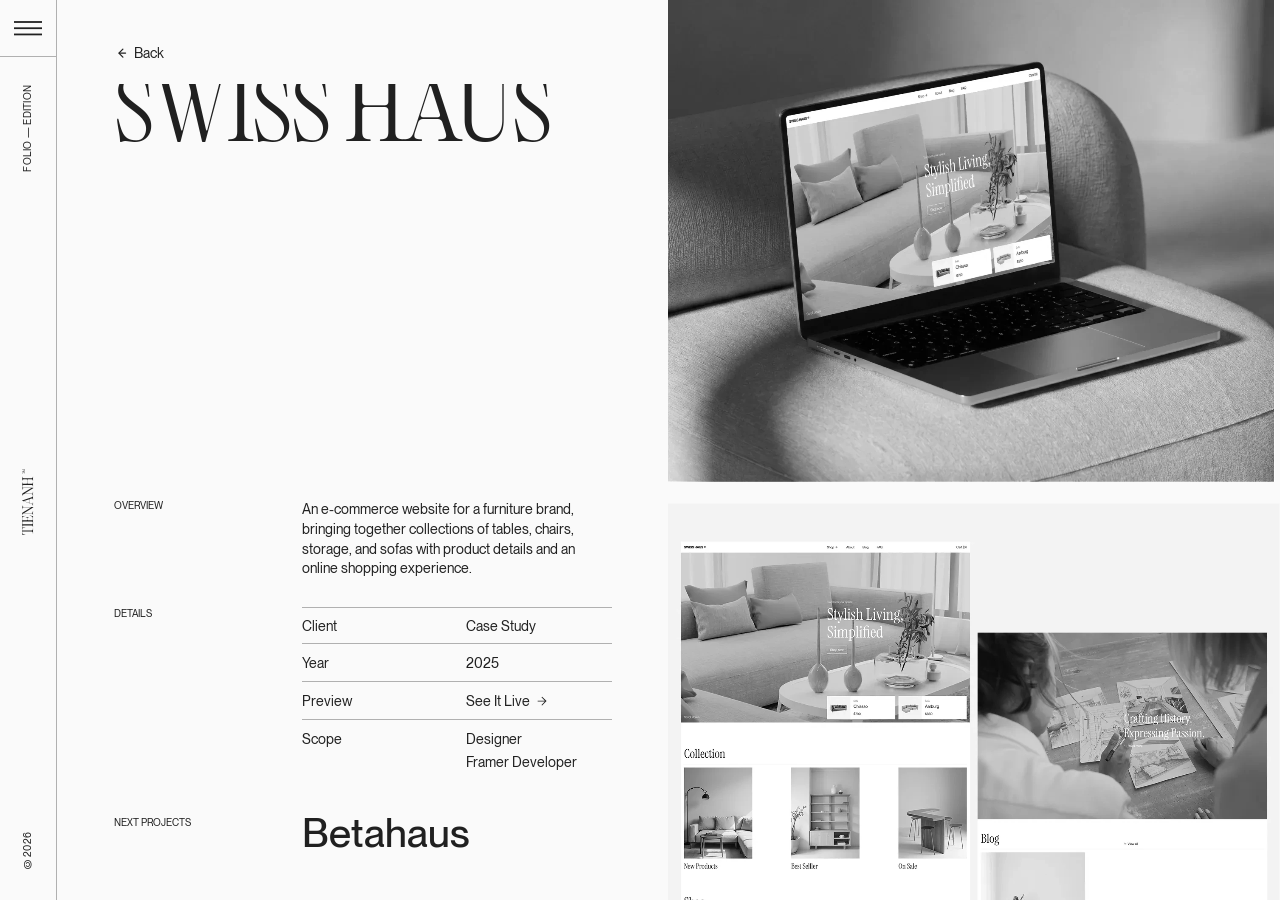
<file: works/swisshaus/index.html>
<!DOCTYPE html><html lang="en"> <head><meta charset="UTF-8"><meta name="viewport" content="width=device-width"><link rel="icon" type="image/png" href="/_astro/favicon.Dzio11Ed.png?v=2"><meta name="description" content="Independent designer crafting digital products, brand experiences, and thoughtful interactions."><meta property="og:title" content="Swiss Haus — Tien Anh"><meta property="og:description" content="Independent designer crafting digital products, brand experiences, and thoughtful interactions."><meta property="og:image" content="/_astro/social-share.6vvvIo3Z.png"><meta property="og:type" content="website"><meta name="twitter:card" content="summary_large_image"><meta name="twitter:title" content="Swiss Haus — Tien Anh"><meta name="twitter:description" content="Independent designer crafting digital products, brand experiences, and thoughtful interactions."><meta name="twitter:image" content="/_astro/social-share.6vvvIo3Z.png"><meta name="generator" content="Astro v6.3.1"><title>Swiss Haus — Tien Anh</title><script>
      if ("scrollRestoration" in history) {
        history.scrollRestoration = "manual";
      }
      window.scrollTo(0, 0);
    </script><style>.work-detail-page-initial[data-astro-cid-enqfawqa] [data-astro-cid-enqfawqa][data-work-detail-reveal],.work-detail-page-initial[data-astro-cid-enqfawqa] [data-astro-cid-enqfawqa][data-work-detail-back]{opacity:0}@media(prefers-reduced-motion:reduce){.work-detail-page-initial[data-astro-cid-enqfawqa] [data-astro-cid-enqfawqa][data-work-detail-reveal],.work-detail-page-initial[data-astro-cid-enqfawqa] [data-astro-cid-enqfawqa][data-work-detail-back]{opacity:1}}
</style>
<link rel="stylesheet" href="/_astro/global.BvueZpQ-.css">
<style>@media(min-width:768px)and (max-width:1024px)and (orientation:portrait){.tablet-orientation-notice[data-astro-cid-ggzamrjs]{display:flex}}
</style></head> <body class="overflow-x-hidden antialiased"> <!-- Figma Header - Mobile 390×64 (node 1366:1935); desktop rail unchanged at md: --><header class="fixed z-[110] opacity-0 inset-x-0 top-0 flex w-full flex-row items-center justify-between border-b border-(--header-border) bg-(--header-bg) text-(--header-text) px-5 py-4 md:inset-x-auto md:inset-y-0 md:left-0 md:right-auto md:bottom-0 md:w-16 md:flex-col md:items-center md:justify-start md:px-0 md:py-0 md:border-b-0 md:border-r" style="--header-bg: transparent; --header-text: #f2f2f2; --header-border: #505050" data-intro-header aria-label="Global site header"> <div class="pointer-events-none absolute -bottom-px left-0 z-10 h-px w-full origin-left bg-[#8A8178] will-change-transform md:top-0 md:bottom-auto md:h-dvh md:w-[calc(0.3_*_var(--scale))] md:origin-top" data-header-scroll-progress aria-hidden="true"></div> <a href="/" class="block w-15 shrink-0 text-(--header-text) md:hidden" aria-label="Back to home"> <svg class="block w-full" viewBox="0 0 60 27" fill="none" xmlns="http://www.w3.org/2000/svg"> <path d="M55.0061 1.0515C54.9777 0.987125 54.9386 0.954936 54.889 0.954936C54.8464 0.954936 54.8251 0.987125 54.8251 1.0515V3.62661C54.8251 4.03434 54.8854 4.30973 55.0061 4.45279C55.1339 4.5887 55.3255 4.65665 55.5811 4.65665C55.645 4.65665 55.6769 4.68169 55.6769 4.73176C55.6769 4.79614 55.645 4.82833 55.5811 4.82833C55.4178 4.82833 55.2439 4.8176 55.0593 4.79614C54.9032 4.78183 54.7931 4.77468 54.7292 4.77468C54.6653 4.77468 54.5482 4.78183 54.3779 4.79614C54.2004 4.8176 54.03 4.82833 53.8667 4.82833C53.8029 4.82833 53.7709 4.79614 53.7709 4.73176C53.7709 4.67454 53.8029 4.64592 53.8667 4.64592C54.1294 4.64592 54.3211 4.57797 54.4417 4.44206C54.5695 4.30615 54.6334 4.03434 54.6334 3.62661V0.997854C54.6334 0.718884 54.5908 0.522175 54.5056 0.407726C54.4275 0.293276 54.2891 0.236051 54.0904 0.236051L52.8445 0.236051C52.6813 0.236051 52.5996 0.346925 52.5996 0.56867V3.61588C52.5925 4.0236 52.6635 4.299 52.8126 4.44206C52.9688 4.57797 53.203 4.64592 53.5154 4.64592C53.5934 4.64592 53.6325 4.67454 53.6325 4.73176C53.6325 4.79614 53.5934 4.82833 53.5154 4.82833C53.3166 4.82833 53.1036 4.8176 52.8765 4.79614C52.6067 4.78183 52.4293 4.77468 52.3441 4.77468H52.2483C52.1418 4.77468 51.9324 4.78183 51.62 4.79614C51.2793 4.81044 51.0308 4.8176 50.8747 4.8176C50.7824 4.8176 50.7362 4.78898 50.7362 4.73176C50.7362 4.67454 50.7788 4.64592 50.864 4.64592C51.2402 4.64592 51.5171 4.57797 51.6946 4.44206C51.872 4.299 51.9608 4.0236 51.9608 3.61588V0.56867C51.9608 0.461374 51.9395 0.379114 51.8969 0.321889C51.8543 0.264664 51.7904 0.236051 51.7052 0.236051L50.9385 0.236051C50.7256 0.236051 50.5659 0.343348 50.4594 0.55794C50.36 0.772532 50.2606 1.13376 50.1612 1.64163C50.1541 1.71316 50.1187 1.74893 50.0548 1.74893C50.0122 1.74893 49.9944 1.70243 50.0015 1.60944L50.0228 1.38412C50.037 1.26967 50.0512 1.10873 50.0654 0.901288L50.0548 0.504292C50.0477 0.439914 50.0441 0.350501 50.0441 0.236051C50.0441 0.178827 50.0583 0.128755 50.0867 0.0858367C50.1151 0.0357653 50.1541 0.0107297 50.2038 0.0107297C50.2535 0.0107297 50.3423 0.0178831 50.47 0.0321891C50.6262 0.0464955 50.7753 0.0536484 50.9173 0.0536484L54.9954 0.0536484C55.1019 0.0536484 55.1871 0.0751082 55.251 0.118027C55.322 0.153792 55.3788 0.232476 55.4214 0.354078L56.795 3.92704C56.8021 3.96281 56.8304 3.98069 56.8801 3.98069C56.9156 3.98069 56.944 3.96638 56.9653 3.93777L58.4454 0.332619C58.4951 0.21817 58.5377 0.143062 58.5732 0.107297C58.6158 0.0715315 58.6832 0.0536484 58.7755 0.0536484L58.9458 0.0536484C59.0168 0.0536484 59.1659 0.0464955 59.3931 0.0321891C59.5634 0.0107297 59.7338 0 59.9042 0C59.9397 0 59.9645 0.00715298 59.9787 0.0214594C59.9929 0.0286124 60 0.0500713 60 0.0858367C60 0.143061 59.9716 0.171674 59.9148 0.171674C59.6522 0.171674 59.457 0.243205 59.3292 0.386266C59.2085 0.522175 59.1482 0.793992 59.1482 1.20172V3.62661C59.1482 4.03434 59.2085 4.30973 59.3292 4.45279C59.457 4.5887 59.6522 4.65665 59.9148 4.65665C59.9716 4.65665 60 4.68169 60 4.73176C60 4.76753 59.9929 4.79256 59.9787 4.80687C59.9645 4.82117 59.9397 4.82833 59.9042 4.82833C59.7409 4.82833 59.567 4.8176 59.3824 4.79614C59.1553 4.78183 59.0097 4.77468 58.9458 4.77468H58.7009C58.63 4.77468 58.4809 4.78183 58.2537 4.79614C58.0834 4.8176 57.913 4.82833 57.7426 4.82833C57.7071 4.82833 57.6823 4.82117 57.6681 4.80687C57.6539 4.79256 57.6468 4.76753 57.6468 4.73176C57.6468 4.67454 57.6752 4.64592 57.732 4.64592C57.9946 4.64592 58.1863 4.57797 58.307 4.44206C58.4347 4.30615 58.4986 4.03434 58.4986 3.62661V1.0515C58.4986 0.994278 58.4809 0.965666 58.4454 0.965666C58.4099 0.965666 58.378 0.994278 58.3496 1.0515L56.7311 4.91416C56.7098 4.97139 56.6707 5 56.6139 5C56.5642 5 56.5287 4.97139 56.5075 4.91416L55.0061 1.0515Z" fill="currentColor"></path> <path d="M6.208 25.824Q4.832 25.920 3.488 25.920Q3.200 25.920 3.088 25.856Q2.976 25.792 2.976 25.632Q2.976 25.376 3.456 25.376Q5.504 25.376 6.496 24.768Q7.488 24.160 7.488 22.336L7.488 1.664Q7.488 1.152 7.232 0.880Q6.976 0.608 6.528 0.608L4.544 0.608Q2.848 0.608 1.920 2.256Q0.992 3.904 0.640 7.072Q0.608 7.328 0.544 7.440Q0.480 7.552 0.320 7.552Q0.160 7.552 0.128 7.440Q0.096 7.328 0.096 7.072Q0.096 6.752 0.160 5.728Q0.224 4.512 0.224 3.712Q0.224 2.912 0.064 1.632Q0.000 0.928 0.000 0.768Q0.000 0.000 0.480 0.000Q0.896 0.000 1.792 0.064Q3.520 0.160 3.808 0.160L13.920 0.160Q14.208 0.160 15.936 0.064Q16.832 0.000 17.248 0.000Q17.728 0.000 17.728 0.768Q17.728 0.928 17.664 1.632Q17.504 2.912 17.504 3.712Q17.504 4.512 17.568 5.728Q17.632 6.752 17.632 7.072L17.632 7.232Q17.632 7.552 17.408 7.552Q17.248 7.552 17.184 7.440Q17.120 7.328 17.088 7.072Q16.736 3.904 15.824 2.256Q14.912 0.608 13.216 0.608L11.232 0.608Q10.784 0.608 10.528 0.880Q10.272 1.152 10.272 1.664L10.240 22.336Q10.240 24.160 11.216 24.784Q12.192 25.408 14.272 25.408Q14.528 25.408 14.624 25.456Q14.720 25.504 14.720 25.664Q14.720 25.792 14.608 25.856Q14.496 25.920 14.240 25.920Q12.896 25.920 11.456 25.824Q9.792 25.760 9.184 25.760L8.544 25.760Q7.936 25.760 6.208 25.824Z" fill="currentColor"></path> <path d="M17.440 25.376Q18.912 25.376 19.824 24.800Q20.736 24.224 21.280 22.496L28.544 -0.128Q28.672 -0.352 28.864 -0.352L29.312 -0.352Q29.568 -0.352 29.632 -0.128L36.960 22.496Q37.504 24.224 38.352 24.800Q39.200 25.376 40.544 25.376Q40.704 25.376 40.768 25.424Q40.832 25.472 40.832 25.632Q40.832 25.920 40.512 25.920Q39.680 25.920 38.816 25.824Q37.664 25.760 37.312 25.760L36.000 25.760Q35.488 25.760 33.952 25.824Q32.704 25.920 31.552 25.920Q31.296 25.920 31.200 25.856Q31.104 25.792 31.104 25.632Q31.104 25.376 31.520 25.376Q32.928 25.376 33.600 25.056Q34.272 24.736 34.272 23.840Q34.272 23.360 34.016 22.496L32.736 18.368Q32.576 17.792 32.064 17.424Q31.552 17.056 30.976 17.056L24.896 17.056Q24.288 17.056 23.792 17.424Q23.296 17.792 23.104 18.368L21.792 22.496Q21.536 23.360 21.536 23.840Q21.536 24.736 22.192 25.056Q22.848 25.376 24.256 25.376Q24.480 25.376 24.560 25.424Q24.640 25.472 24.640 25.632Q24.640 25.920 24.224 25.920Q23.648 25.920 22.432 25.856Q21.472 25.760 20.480 25.760Q19.680 25.760 18.912 25.856Q17.888 25.920 17.472 25.920Q17.280 25.920 17.200 25.856Q17.120 25.792 17.120 25.632Q17.120 25.376 17.440 25.376ZM24.064 15.680Q24.064 16.096 24.336 16.336Q24.608 16.576 25.088 16.576L30.816 16.576Q31.296 16.576 31.568 16.336Q31.840 16.096 31.840 15.680Q31.840 15.552 31.776 15.296L28.384 4.512Q28.256 3.936 27.968 3.936Q27.744 3.936 27.552 4.512L24.128 15.296Z" fill="currentColor"></path> </svg> </a> <button id="menu-toggle" type="button" disabled class="flex shrink-0 cursor-pointer items-center justify-center outline-none enabled:hover:opacity-80 md:h-16 md:w-full md:border-b md:border-(--header-border)" aria-expanded="false" aria-controls="fullscreen-menu" aria-label="Open menu"> <svg class="size-8" viewBox="0 0 32 32" fill="none" xmlns="http://www.w3.org/2000/svg" aria-hidden="true"> <rect y="15" width="32" height="2" fill="currentColor"></rect> <rect data-menu-icon-bar="lower" x="0" y="22" width="16" height="2" fill="currentColor"></rect> <rect data-menu-icon-bar="upper" x="16" y="8" width="16" height="2" fill="currentColor"></rect> </svg> </button> <div class="hidden flex-1 flex-col items-center justify-between py-6 md:flex md:py-8"> <p class="vt-rl vt-reading-up text-[calc(1_*_var(--scale))] uppercase tracking-wide md:text-[calc(1.1_*_var(--scale))]">
Folio — Edition
</p> <a href="/" class="block w-[calc(1.33_*_var(--scale))] shrink-0 text-(--header-text)" aria-label="Back to home"> <svg class="block w-full" viewBox="0 0 14 79" fill="none" xmlns="http://www.w3.org/2000/svg"> <path d="M1.1866 2.9957C1.11582 3.02764 1.10295 3.10428 1.1866 3.10428L2.73084 3.10428C3.25201 3.10428 3.34853 2.93182 3.34853 2.65078C3.34853 2.61245 3.3614 2.5933 3.39357 2.5933C3.43861 2.5933 3.45148 2.61245 3.45148 2.65078C3.45148 2.80408 3.42574 3.01486 3.41931 3.16177C3.42574 3.31507 3.45148 3.52585 3.45148 3.67915C3.45148 3.71747 3.43861 3.73664 3.39357 3.73664C3.3614 3.73664 3.3421 3.71747 3.3421 3.67915C3.3421 3.3981 3.25201 3.21926 2.73084 3.21926L1.15443 3.21926C0.819843 3.21926 0.697591 3.30229 0.697591 3.54501L0.697591 4.29234C0.697591 4.39454 0.774803 4.43925 0.897055 4.43925L2.7244 4.43925C3.24558 4.44564 3.3421 4.22846 3.3421 3.88993C3.3421 3.83883 3.35496 3.81968 3.39357 3.81968C3.43218 3.81968 3.45148 3.83883 3.45148 3.88993C3.45148 4.1071 3.41931 4.4137 3.41931 4.59255L3.41931 4.65003C3.41931 4.86081 3.44504 5.21851 3.44504 5.47401C3.44504 5.53149 3.43218 5.55704 3.39357 5.55704C3.35496 5.55704 3.3421 5.53149 3.3421 5.48039C3.3421 5.0716 3.24558 4.82249 2.7244 4.82249L0.897055 4.82249C0.774803 4.82249 0.697591 4.8736 0.697591 4.97579L0.697591 5.43568C0.697591 5.71673 1.00644 5.79977 1.54049 5.90197C1.58553 5.90835 1.60483 5.92751 1.60483 5.96584C1.60483 5.99777 1.57909 6.00416 1.52118 5.99778C1.37963 5.985 1.25738 5.96584 1.09652 5.95945C0.942095 5.95945 0.80054 5.97223 0.697591 5.97223C0.633248 5.97223 0.562471 5.94029 0.562471 5.87641C0.562471 5.75505 0.588208 5.65286 0.588208 5.44846L0.588208 3.00209C0.588208 2.88711 0.613945 2.80407 0.768369 2.74659L2.911 1.92261C2.95604 1.90984 2.95604 1.84596 2.91743 1.82042L0.7555 0.932569C0.626814 0.875082 0.588208 0.849527 0.588208 0.734554L0.588208 0.632359C0.588208 0.485449 0.556036 0.229953 0.556036 0.0574938C0.556036 0.0127817 0.568905 5.81325e-07 0.607511 5.79637e-07C0.646117 5.7795e-07 0.658985 0.0127832 0.658985 0.051108C0.658985 0.338541 0.7555 0.510996 1.27668 0.510996L2.73084 0.510996C3.25201 0.510996 3.34853 0.338541 3.34853 0.0511079C3.34853 0.012783 3.3614 4.59261e-07 3.39357 4.57855e-07C3.43861 4.55886e-07 3.45148 0.0127816 3.45148 0.0574937C3.45148 0.236341 3.41931 0.485449 3.41931 0.632359L3.41931 0.779266C3.41931 0.926176 3.45148 1.18167 3.45148 1.35413C3.45148 1.39884 3.43861 1.41162 3.39357 1.41162C3.3614 1.41162 3.3421 1.39884 3.3421 1.36052C3.3421 1.07947 3.25201 0.900629 2.73084 0.900629L1.1866 0.900629C1.12226 0.900629 1.10939 0.951728 1.1866 0.990052L3.50295 1.96094C3.57373 1.99287 3.57373 2.06952 3.50295 2.09507L1.1866 2.9957Z" fill="currentColor"></path> <path d="M13.088 74.836Q13.136 75.524 13.136 76.196Q13.136 76.340 13.104 76.396Q13.072 76.452 12.992 76.452Q12.864 76.452 12.864 76.212Q12.864 75.188 12.560 74.692Q12.256 74.196 11.344 74.196L1.008 74.196Q0.752 74.196 0.616 74.324Q0.480 74.452 0.480 74.676L0.480 75.668Q0.480 76.516 1.304 76.980Q2.128 77.444 3.712 77.620Q3.840 77.636 3.896 77.668Q3.952 77.700 3.952 77.780Q3.952 77.860 3.896 77.876Q3.840 77.892 3.712 77.892Q3.552 77.892 3.040 77.860Q2.432 77.828 2.032 77.828Q1.632 77.828 0.992 77.908Q0.640 77.940 0.560 77.940Q0.176 77.940 0.176 77.700Q0.176 77.492 0.208 77.044Q0.256 76.180 0.256 76.036L0.256 70.980Q0.256 70.836 0.208 69.972Q0.176 69.524 0.176 69.316Q0.176 69.076 0.560 69.076Q0.640 69.076 0.992 69.108Q1.632 69.188 2.032 69.188Q2.432 69.188 3.040 69.156Q3.552 69.124 3.712 69.124L3.792 69.124Q3.952 69.124 3.952 69.236Q3.952 69.316 3.896 69.348Q3.840 69.380 3.712 69.396Q2.128 69.572 1.304 70.028Q0.480 70.484 0.480 71.332L0.480 72.324Q0.480 72.548 0.616 72.676Q0.752 72.804 1.008 72.804L11.344 72.820Q12.256 72.820 12.568 72.332Q12.880 71.844 12.880 70.804Q12.880 70.676 12.904 70.628Q12.928 70.580 13.008 70.580Q13.072 70.580 13.104 70.636Q13.136 70.692 13.136 70.820Q13.136 71.492 13.088 72.212Q13.056 73.044 13.056 73.348L13.056 73.668Q13.056 73.972 13.088 74.836Z" fill="currentColor"></path> <path d="M0.432 68.500Q0.432 68.612 0.400 68.652Q0.368 68.692 0.304 68.692Q0.224 68.692 0.200 68.644Q0.176 68.596 0.176 68.484Q0.176 67.940 0.224 67.364Q0.256 66.660 0.256 66.420L0.256 65.908Q0.256 65.668 0.224 64.964Q0.176 64.388 0.176 63.844Q0.176 63.636 0.304 63.636Q0.432 63.636 0.432 63.828Q0.432 64.660 0.744 65.068Q1.056 65.476 1.968 65.476L11.344 65.476Q12.256 65.476 12.568 65.076Q12.880 64.676 12.880 63.828Q12.880 63.636 13.008 63.636Q13.088 63.652 13.112 63.692Q13.136 63.732 13.136 63.844Q13.136 64.388 13.088 64.964Q13.056 65.668 13.056 65.908L13.056 66.420Q13.056 66.660 13.088 67.364Q13.136 67.940 13.136 68.484Q13.136 68.612 13.104 68.652Q13.072 68.692 12.992 68.692Q12.864 68.692 12.864 68.500Q12.864 67.668 12.560 67.268Q12.256 66.868 11.344 66.868L1.968 66.868Q1.056 66.868 0.744 67.268Q0.432 67.668 0.432 68.500Z" fill="currentColor"></path> <path d="M13.104 56.468Q13.056 57.284 13.056 57.524L13.056 61.716Q13.056 61.956 13.088 62.660Q13.136 63.236 13.136 63.780Q13.136 63.908 13.104 63.948Q13.072 63.988 12.992 63.988Q12.864 63.988 12.864 63.796Q12.864 62.964 12.560 62.564Q12.256 62.164 11.344 62.164L1.968 62.164Q1.056 62.164 0.744 62.564Q0.432 62.964 0.432 63.796Q0.432 63.908 0.400 63.948Q0.368 63.988 0.304 63.988Q0.224 63.988 0.200 63.940Q0.176 63.892 0.176 63.780Q0.176 63.236 0.224 62.660Q0.256 61.956 0.256 61.716L0.256 57.444Q0.256 57.188 0.208 56.516Q0.176 56.196 0.176 56.116Q0.176 55.908 0.280 55.836Q0.384 55.764 0.592 55.764L1.360 55.764Q1.904 55.764 2.160 55.748Q2.608 55.716 3.120 55.628Q3.632 55.540 3.776 55.508L3.872 55.492Q4.032 55.492 4.032 55.620Q4.032 55.748 3.792 55.796Q2.432 56.084 1.744 56.372Q1.056 56.660 0.768 57.108Q0.480 57.556 0.480 58.324L0.480 60.004Q0.480 60.388 0.696 60.580Q0.912 60.772 1.280 60.772L5.568 60.772Q5.872 60.772 6.064 60.588Q6.256 60.404 6.256 60.132L6.256 58.468Q6.256 57.652 5.856 57.372Q5.456 57.092 4.624 57.092Q4.432 57.092 4.432 56.980Q4.432 56.900 4.480 56.876Q4.528 56.852 4.640 56.852Q4.928 56.852 5.568 56.884Q5.968 56.932 6.368 56.932Q6.608 56.932 7.120 56.900Q7.648 56.852 8.112 56.852Q8.224 56.852 8.264 56.876Q8.304 56.900 8.304 56.980Q8.304 57.092 8.112 57.092Q7.280 57.092 6.880 57.372Q6.480 57.652 6.480 58.468L6.480 60.084Q6.480 60.388 6.656 60.580Q6.832 60.772 7.104 60.772L11.840 60.772Q12.416 60.772 12.616 60.604Q12.816 60.436 12.816 59.908L12.816 58.276Q12.816 57.572 12.536 57.108Q12.256 56.644 11.544 56.220Q10.832 55.796 9.360 55.188Q9.104 55.092 9.104 54.996Q9.104 54.884 9.216 54.884Q9.264 54.884 9.360 54.916L9.968 55.108Q10.096 55.156 10.304 55.220Q10.512 55.284 10.832 55.380Q11.392 55.540 11.800 55.596Q12.208 55.652 12.720 55.652Q12.928 55.652 13.032 55.724Q13.136 55.796 13.136 55.988Q13.136 56.116 13.104 56.468Z" fill="currentColor"></path> <path d="M13.216 45.684L3.120 51.844Q2.896 51.956 2.896 52.068Q2.896 52.196 3.216 52.196L11.344 52.196Q12.256 52.196 12.568 51.668Q12.880 51.140 12.880 50.020Q12.880 49.764 13.008 49.764Q13.136 49.764 13.136 50.036Q13.136 50.628 13.088 51.284Q13.056 51.988 13.056 52.324Q13.056 52.596 13.088 53.204Q13.136 53.796 13.136 54.372Q13.136 54.500 13.104 54.556Q13.072 54.612 12.992 54.612Q12.864 54.612 12.864 54.388Q12.864 53.396 12.560 52.924Q12.256 52.452 11.344 52.452L2.864 52.452Q2.576 52.452 2.224 52.556Q1.872 52.660 1.616 52.820L1.264 53.028Q0.880 53.268 0.656 53.684Q0.432 54.100 0.432 54.548Q0.432 54.660 0.408 54.700Q0.384 54.740 0.320 54.740Q0.176 54.740 0.176 54.532Q0.176 54.052 0.208 53.348Q0.240 52.836 0.240 52.532Q0.272 52.180 0.400 51.972Q0.528 51.764 0.848 51.572L10.640 45.604Q10.864 45.476 10.864 45.380Q10.864 45.252 10.528 45.252L1.968 45.252Q1.056 45.252 0.744 45.780Q0.432 46.308 0.432 47.428Q0.432 47.684 0.304 47.684Q0.176 47.684 0.176 47.412Q0.176 47.076 0.208 46.308Q0.256 45.700 0.256 45.108Q0.256 44.660 0.208 44.212Q0.176 43.604 0.176 43.364Q0.176 43.156 0.304 43.156Q0.432 43.156 0.432 43.348Q0.432 44.180 0.744 44.588Q1.056 44.996 1.968 44.996L13.200 44.996Q13.312 44.996 13.312 45.108L13.312 45.492Q13.312 45.588 13.216 45.684Z" fill="currentColor"></path> <path d="M12.864 43.284Q12.864 42.548 12.576 42.092Q12.288 41.636 11.424 41.364L0.112 37.732Q0.000 37.668 0.000 37.572L0.000 37.348Q0.000 37.220 0.112 37.188L11.424 33.524Q12.288 33.252 12.576 32.828Q12.864 32.404 12.864 31.732Q12.864 31.652 12.888 31.620Q12.912 31.588 12.992 31.588Q13.136 31.588 13.136 31.748Q13.136 32.164 13.088 32.596Q13.056 33.172 13.056 33.348L13.056 34.004Q13.056 34.260 13.088 35.028Q13.136 35.652 13.136 36.228Q13.136 36.356 13.104 36.404Q13.072 36.452 12.992 36.452Q12.864 36.452 12.864 36.244Q12.864 35.540 12.704 35.204Q12.544 34.868 12.096 34.868Q11.856 34.868 11.424 34.996L9.360 35.636Q9.072 35.716 8.888 35.972Q8.704 36.228 8.704 36.516L8.704 39.556Q8.704 39.860 8.888 40.108Q9.072 40.356 9.360 40.452L11.424 41.108Q11.856 41.236 12.096 41.236Q12.544 41.236 12.704 40.908Q12.864 40.580 12.864 39.876Q12.864 39.764 12.888 39.724Q12.912 39.684 12.992 39.684Q13.136 39.684 13.136 39.892Q13.136 40.180 13.104 40.788Q13.056 41.268 13.056 41.764Q13.056 42.164 13.104 42.548Q13.136 43.060 13.136 43.268Q13.136 43.364 13.104 43.404Q13.072 43.444 12.992 43.444Q12.864 43.444 12.864 43.284ZM8.016 39.972Q8.224 39.972 8.344 39.836Q8.464 39.700 8.464 39.460L8.464 36.596Q8.464 36.356 8.344 36.220Q8.224 36.084 8.016 36.084Q7.952 36.084 7.824 36.116L2.432 37.812Q2.144 37.876 2.144 38.020Q2.144 38.132 2.432 38.228L7.824 39.940Z" fill="currentColor"></path> <path d="M13.216 22.916L3.120 29.076Q2.896 29.188 2.896 29.300Q2.896 29.428 3.216 29.428L11.344 29.428Q12.256 29.428 12.568 28.900Q12.880 28.372 12.880 27.252Q12.880 26.996 13.008 26.996Q13.136 26.996 13.136 27.268Q13.136 27.860 13.088 28.516Q13.056 29.220 13.056 29.556Q13.056 29.828 13.088 30.436Q13.136 31.028 13.136 31.604Q13.136 31.732 13.104 31.788Q13.072 31.844 12.992 31.844Q12.864 31.844 12.864 31.620Q12.864 30.628 12.560 30.156Q12.256 29.684 11.344 29.684L2.864 29.684Q2.576 29.684 2.224 29.788Q1.872 29.892 1.616 30.052L1.264 30.260Q0.880 30.500 0.656 30.916Q0.432 31.332 0.432 31.780Q0.432 31.892 0.408 31.932Q0.384 31.972 0.320 31.972Q0.176 31.972 0.176 31.764Q0.176 31.284 0.208 30.580Q0.240 30.068 0.240 29.764Q0.272 29.412 0.400 29.204Q0.528 28.996 0.848 28.804L10.640 22.836Q10.864 22.708 10.864 22.612Q10.864 22.484 10.528 22.484L1.968 22.484Q1.056 22.484 0.744 23.012Q0.432 23.540 0.432 24.660Q0.432 24.916 0.304 24.916Q0.176 24.916 0.176 24.644Q0.176 24.308 0.208 23.540Q0.256 22.932 0.256 22.340Q0.256 21.892 0.208 21.444Q0.176 20.836 0.176 20.596Q0.176 20.388 0.304 20.388Q0.432 20.388 0.432 20.580Q0.432 21.412 0.744 21.820Q1.056 22.228 1.968 22.228L13.200 22.228Q13.312 22.228 13.312 22.340L13.312 22.724Q13.312 22.820 13.216 22.916Z" fill="currentColor"></path> <path d="M0.432 13.780Q0.432 13.956 0.320 13.956Q0.240 13.956 0.208 13.916Q0.176 13.876 0.176 13.764Q0.176 13.268 0.224 12.724Q0.256 12.084 0.256 11.860L0.256 11.316Q0.256 11.060 0.224 10.356Q0.176 9.780 0.176 9.236Q0.176 9.124 0.200 9.084Q0.224 9.044 0.304 9.044Q0.368 9.044 0.400 9.084Q0.432 9.124 0.432 9.236Q0.432 10.068 0.744 10.468Q1.056 10.868 1.968 10.868L11.344 10.868Q12.256 10.868 12.568 10.468Q12.880 10.068 12.880 9.236Q12.880 9.124 12.904 9.084Q12.928 9.044 13.008 9.044Q13.088 9.044 13.112 9.092Q13.136 9.140 13.136 9.252Q13.136 9.796 13.088 10.372Q13.056 11.076 13.056 11.316L13.056 11.860Q13.056 12.100 13.088 12.740Q13.136 13.268 13.136 13.764Q13.136 13.876 13.104 13.916Q13.072 13.956 12.992 13.956Q12.864 13.956 12.864 13.780Q12.864 12.996 12.560 12.628Q12.256 12.260 11.344 12.260L7.008 12.260Q6.720 12.260 6.528 12.452Q6.336 12.644 6.336 12.948L6.336 16.804Q6.336 17.108 6.528 17.300Q6.720 17.492 7.008 17.492L11.344 17.492Q12.256 17.492 12.568 17.124Q12.880 16.756 12.880 15.972Q12.880 15.796 12.992 15.796Q13.072 15.796 13.104 15.836Q13.136 15.876 13.136 15.988Q13.136 16.468 13.088 17.028Q13.056 17.668 13.056 17.892L13.056 18.436Q13.056 18.676 13.088 19.380Q13.136 19.956 13.136 20.500Q13.136 20.628 13.104 20.668Q13.072 20.708 12.992 20.708Q12.864 20.708 12.864 20.516Q12.864 19.684 12.560 19.284Q12.256 18.884 11.344 18.884L1.968 18.884Q1.056 18.884 0.744 19.284Q0.432 19.684 0.432 20.516Q0.432 20.628 0.400 20.668Q0.368 20.708 0.304 20.708Q0.224 20.708 0.200 20.660Q0.176 20.612 0.176 20.500Q0.176 19.956 0.224 19.380Q0.256 18.676 0.256 18.436L0.256 17.892Q0.256 17.652 0.224 17.012Q0.176 16.484 0.176 15.988Q0.176 15.876 0.200 15.836Q0.224 15.796 0.304 15.796Q0.432 15.796 0.432 15.972Q0.432 16.740 0.744 17.116Q1.056 17.492 1.968 17.492L5.408 17.492Q5.712 17.492 5.904 17.300Q6.096 17.108 6.096 16.804L6.096 12.948Q6.096 12.644 5.904 12.452Q5.712 12.260 5.408 12.260L1.968 12.260Q1.056 12.260 0.744 12.628Q0.432 12.996 0.432 13.780Z" fill="currentColor"></path> </svg> </a> <p class="vt-rl vt-reading-up text-[calc(1_*_var(--scale))] uppercase tracking-wide md:text-[calc(1.1_*_var(--scale))]">
© 2026 </p> </div> </header> <script type="module" src="/_astro/Header.astro_astro_type_script_index_0_lang.-_d_Djl9.js"></script> <dialog id="fullscreen-menu" class="fixed inset-0 z-[90] m-0 h-dvh max-h-none w-full max-w-none border-0 bg-transparent p-0 backdrop:bg-transparent open:flex open:flex-col" aria-label="Site navigation" aria-modal="true"> <div data-menu-reveal class="relative flex min-h-0 min-w-0 flex-1 flex-col bg-[#2e2b28] text-[#faf9f6]"> <!-- Figma Menu mobile (1334:1531): close lives in fixed Header; desktop keeps text control --> <button type="button" class="absolute right-4 top-8 hidden font-serif-2 text-[calc(3.2_*_var(--scale))] font-normal uppercase leading-none opacity-0 outline-none hover:opacity-80 md:block md:right-16 md:top-(--vg) md:text-[3.6vh] cursor-pointer" data-menu-close data-reveal-line aria-label="Close menu">
Close
</button> <!-- Mobile band: px-5, pt below 64px header + 32px (Figma Section 1334:1538); desktop uses absolute rails --> <div class="flex min-h-0 flex-1 flex-col px-5 pt-24 pb-5 md:contents md:p-0"> <div class="flex min-h-0 flex-1 flex-col justify-between md:contents"> <nav class="flex flex-col gap-6 md:absolute md:left-32 md:top-(--vg) xl:gap-[3.6vh]" aria-label="Primary"> <a class="group flex items-center gap-5 text-[#faf9f6] opacity-25 outline-none hover:opacity-90 data-[nav-active=true]:opacity-100 xl:gap-6 text-[calc(6.8*var(--scale))] md:text-[min(20vh,15vw)]" href="/" data-nav-item> <span class="w-6 shrink-0 font-serif text-[0.3em] font-normal leading-[1.2] opacity-0 md:w-auto" data-reveal-line> 01. </span> <span class="relative inline-block"> <span class="font-serif font-normal uppercase leading-[0.9] opacity-0 md:tracking-[-0.04em]" data-reveal-line> Home </span>  </span> </a><a class="group flex items-center gap-5 text-[#faf9f6] opacity-25 outline-none hover:opacity-90 data-[nav-active=true]:opacity-100 xl:gap-6 text-[calc(6.8*var(--scale))] md:text-[min(20vh,15vw)]" href="/about" data-nav-item> <span class="w-6 shrink-0 font-serif text-[0.3em] font-normal leading-[1.2] opacity-0 md:w-auto" data-reveal-line> 02. </span> <span class="relative inline-block"> <span class="font-serif font-normal uppercase leading-[0.9] opacity-0 md:tracking-[-0.04em]" data-reveal-line> About </span>  </span> </a><a class="group flex items-center gap-5 text-[#faf9f6] opacity-25 outline-none hover:opacity-90 data-[nav-active=true]:opacity-100 xl:gap-6 text-[calc(6.8*var(--scale))] md:text-[min(20vh,15vw)]" href="/works" data-nav-item> <span class="w-6 shrink-0 font-serif text-[0.3em] font-normal leading-[1.2] opacity-0 md:w-auto" data-reveal-line> 03. </span> <span class="relative inline-block"> <span class="font-serif font-normal uppercase leading-[0.9] opacity-0 md:tracking-[-0.04em]" data-reveal-line> Works </span>  </span> </a><a class="group flex items-center gap-5 text-[#faf9f6] opacity-25 outline-none hover:opacity-90 data-[nav-active=true]:opacity-100 xl:gap-6 text-[calc(6.8*var(--scale))] md:text-[min(20vh,15vw)]" href="https://wa.me/84559026262" target="_blank" rel="noreferrer" data-nav-item> <span class="w-6 shrink-0 font-serif text-[0.3em] font-normal leading-[1.2] opacity-0 md:w-auto" data-reveal-line> 04. </span> <span class="relative inline-block"> <span class="font-serif font-normal uppercase leading-[0.9] opacity-0 md:tracking-[-0.04em]" data-reveal-line> Contact </span>  </span> </a> </nav> <div class="flex flex-wrap gap-6 border-t border-[#5f5a54] pt-5 text-sm font-medium leading-[1.2] md:absolute md:bottom-(--vg) md:right-16 md:border-0 md:pt-0 md:text-[1.8vh]"> <a class="to-link-underline opacity-0 outline-none" href="https://www.instagram.com/rieltieanh/" aria-label="Instagram" target="_blank" rel="noreferrer" data-to-link-underline data-social-link data-reveal-line> Instagram </a><a class="to-link-underline opacity-0 outline-none" href="https://www.facebook.com/jonodesignvietnam" aria-label="Facebook Own Agency" target="_blank" rel="noreferrer" data-to-link-underline data-social-link data-reveal-line> Own Agency (FB) </a><a class="to-link-underline opacity-0 outline-none" href="https://wa.me/84559026262" aria-label="WhatsApp 055 902 6262" target="_blank" rel="noreferrer" data-to-link-underline data-social-link data-reveal-line> WhatsApp: 055 902 6262 </a> </div> </div> </div> </div> </dialog> <script type="module" src="/_astro/FullscreenMenu.astro_astro_type_script_index_0_lang.D_q-HyZd.js"></script> <div id="dissolve-mount" aria-hidden="true"></div> <div class="tablet-orientation-notice fixed inset-0 z-[120] hidden items-center justify-center bg-[#2e2b28] px-8 text-center text-[#faf9f6]" role="status" aria-live="polite" data-astro-cid-ggzamrjs> <div class="max-w-[32rem]" data-astro-cid-ggzamrjs> <div class="mx-auto mb-8 flex h-24 w-24 items-center justify-center rounded-full border border-[#8a8178]" aria-hidden="true" data-astro-cid-ggzamrjs> <svg class="h-12 w-12" viewBox="0 0 48 48" fill="none" xmlns="http://www.w3.org/2000/svg" data-astro-cid-ggzamrjs> <path d="M13 12H35C36.6569 12 38 13.3431 38 15V33C38 34.6569 36.6569 36 35 36H13C11.3431 36 10 34.6569 10 33V15C10 13.3431 11.3431 12 13 12Z" stroke="currentColor" stroke-width="2" data-astro-cid-ggzamrjs></path> <path d="M17 8L13 12L17 16" stroke="currentColor" stroke-width="2" stroke-linecap="round" stroke-linejoin="round" data-astro-cid-ggzamrjs></path> <path d="M31 40L35 36L31 32" stroke="currentColor" stroke-width="2" stroke-linecap="round" stroke-linejoin="round" data-astro-cid-ggzamrjs></path> </svg> </div> <p class="font-serif text-[calc(3.2_*_var(--scale))] leading-none tracking-[-0.04em]" data-astro-cid-ggzamrjs>
Rotate your screen
</p> <p class="mt-5 text-base font-medium leading-[1.25] text-[#c8c0b8]" data-astro-cid-ggzamrjs>
Please turn your tablet to landscape for the best viewing experience.
</p> </div> </div>  <script type="module" src="/_astro/TabletOrientationNotice.astro_astro_type_script_index_0_lang.DmoMhxPB.js"></script> <main>  <section id="work-detail-swisshaus" class="grid grid-cols-1 bg-[#faf9f6] text-[#2e2b28] md:grid-cols-2 md:items-start md:pl-16 work-detail-page-initial relative min-h-dvh h-dvh overflow-y-auto overscroll-y-contain" data-section="work-detail" data-work-detail-panel data-work-detail-id="swisshaus" data-work-detail-variant="page" data-header-bg="#fafafa" data-header-text="#202020" data-header-border="#b0b0b0" aria-label="Swiss Haus — project details" data-astro-cid-enqfawqa> <!-- LEFT: scrolls with the page --> <div class="flex min-w-0 flex-col gap-12 px-5 pt-24 pb-14 md:min-h-dvh md:justify-between md:px-16 md:py-(--vg)" data-work-detail-copy data-astro-cid-enqfawqa> <!-- Title — Figma 1284:1722: button + title wrap, gap 24px at desktop --> <div class="flex w-full flex-col items-start gap-4 md:gap-6" data-astro-cid-enqfawqa> <a class="inline-flex w-full overflow-hidden text-sm lg:text-base leading-[1.4] text-[#2e2b28] hover:opacity-70 focus-visible:outline focus-visible:outline-2 focus-visible:outline-offset-2 focus-visible:outline-[#2e2b28]" href="/" data-work-detail-back data-transition-color="#181818" data-astro-cid-enqfawqa> <span class="inline-flex items-center gap-1.5" data-line data-astro-cid-enqfawqa> <svg class="size-4 shrink-0" viewBox="0 0 16 16" fill="none" aria-hidden="true" data-astro-cid-enqfawqa> <path d="M10 3.5L5.5 8L10 12.5" stroke="currentColor" stroke-width="1.4" stroke-linecap="round" stroke-linejoin="round" data-astro-cid-enqfawqa></path> <path d="M6 8H13" stroke="currentColor" stroke-width="1.4" stroke-linecap="round" data-astro-cid-enqfawqa></path> </svg>
Back
</span> </a> <h1 class="w-full font-serif text-[calc(5.4_*_var(--scale))] font-normal uppercase leading-[0.9] md:text-[calc(9_*_var(--scale))]" data-work-detail-reveal data-astro-cid-enqfawqa> <span class="block overflow-hidden" data-astro-cid-enqfawqa> <span class="block translate-z-0" data-line data-astro-cid-enqfawqa>Swiss Haus</span> </span> </h1> </div> <!-- Info block — Figma 1284:1725: gap-[32px] between rows --> <div class="flex flex-col gap-8" data-astro-cid-enqfawqa> <!-- Overview — Figma 1284:1726: gap-[24px], label w-[188px] --> <div class="flex flex-col gap-4 md:flex-row md:gap-6" data-astro-cid-enqfawqa> <p class="w-full shrink-0 text-[calc(1.1_*_var(--scale))] uppercase leading-[1.4] md:w-[calc(18.8_*_var(--scale))]" data-work-detail-reveal data-astro-cid-enqfawqa> <span class="block overflow-hidden" data-astro-cid-enqfawqa> <span class="block translate-z-0" data-line data-astro-cid-enqfawqa>Overview</span> </span> </p> <p class="min-w-0 flex-1 text-[calc(1.4_*_var(--scale))] leading-[1.4] md:text-base" data-work-detail-reveal data-astro-cid-enqfawqa> An e-commerce website for a furniture brand, bringing together collections of tables, chairs, storage, and sofas with product details and an online shopping experience. </p> </div> <!-- Details table — Figma 1284:1729: label w-[188px], rows gap-[20px] py-[10px] --> <div class="flex flex-col gap-4 md:flex-row md:gap-6" data-astro-cid-enqfawqa> <p class="w-full shrink-0 text-[calc(1.1_*_var(--scale))] uppercase leading-[1.4] md:w-[calc(18.8_*_var(--scale))]" data-work-detail-reveal data-astro-cid-enqfawqa> <span class="block overflow-hidden" data-astro-cid-enqfawqa> <span class="block translate-z-0" data-line data-astro-cid-enqfawqa>Details</span> </span> </p> <div class="min-w-0 flex-1" data-astro-cid-enqfawqa> <!-- Client — border-t border-b --> <div class="relative flex gap-4 py-2.5 text-[calc(1.4_*_var(--scale))] leading-[1.4] md:gap-5 md:text-base" data-astro-cid-enqfawqa> <span class="pointer-events-none absolute inset-x-0 top-0 h-px origin-left scale-x-0 bg-[#b8b3ac]" data-work-detail-line aria-hidden="true" data-astro-cid-enqfawqa></span> <p class="min-w-0 flex-1" data-work-detail-reveal data-astro-cid-enqfawqa> <span class="block overflow-hidden" data-astro-cid-enqfawqa> <span class="block translate-z-0" data-line data-astro-cid-enqfawqa>Client</span> </span> </p> <p class="min-w-0 flex-1" data-work-detail-reveal data-astro-cid-enqfawqa> <span class="block overflow-hidden" data-astro-cid-enqfawqa> <span class="block translate-z-0" data-line data-astro-cid-enqfawqa>Case Study</span> </span> </p> <span class="pointer-events-none absolute inset-x-0 bottom-0 h-px origin-left scale-x-0 bg-[#b8b3ac]" data-work-detail-line aria-hidden="true" data-astro-cid-enqfawqa></span> </div> <!-- Year --> <div class="relative flex gap-4 py-2.5 text-[calc(1.4_*_var(--scale))] leading-[1.4] md:gap-5 md:text-base" data-astro-cid-enqfawqa> <p class="min-w-0 flex-1" data-work-detail-reveal data-astro-cid-enqfawqa> <span class="block overflow-hidden" data-astro-cid-enqfawqa> <span class="block translate-z-0" data-line data-astro-cid-enqfawqa>Year</span> </span> </p> <p class="min-w-0 flex-1" data-work-detail-reveal data-astro-cid-enqfawqa> <span class="block overflow-hidden" data-astro-cid-enqfawqa> <span class="block translate-z-0" data-line data-astro-cid-enqfawqa>2025</span> </span> </p> <span class="pointer-events-none absolute inset-x-0 bottom-0 h-px origin-left scale-x-0 bg-[#b8b3ac]" data-work-detail-line aria-hidden="true" data-astro-cid-enqfawqa></span> </div> <div class="relative flex gap-4 py-2.5 text-[calc(1.4_*_var(--scale))] leading-[1.4] md:gap-5 md:text-base" data-astro-cid-enqfawqa> <p class="min-w-0 flex-1" data-work-detail-reveal data-astro-cid-enqfawqa> <span class="block overflow-hidden" data-astro-cid-enqfawqa> <span class="block translate-z-0" data-line data-astro-cid-enqfawqa>
Preview
</span> </span> </p> <a class="inline-flex min-w-0 flex-1 items-center gap-1.5 hover:opacity-80" href="https://swisshaus.framer.website/" target="_blank" rel="noopener noreferrer" data-work-detail-reveal data-astro-cid-enqfawqa> <span class="inline-block max-w-full overflow-hidden" data-astro-cid-enqfawqa> <span class="inline-flex max-w-full translate-z-0 items-center gap-1.5" data-line data-astro-cid-enqfawqa> See It Live <svg class="size-4 shrink-0" viewBox="0 0 16 16" fill="none" xmlns="http://www.w3.org/2000/svg" data-astro-cid-enqfawqa> <path d="M11.0847 8.5H3V7.5H11.0847L7.28717 3.7025L8 3L13 8L8 13L7.28717 12.2975L11.0847 8.5Z" fill="currentColor" data-astro-cid-enqfawqa></path> </svg> </span> </span> </a> <span class="pointer-events-none absolute inset-x-0 bottom-0 h-px origin-left scale-x-0 bg-[#b8b3ac]" data-work-detail-line aria-hidden="true" data-astro-cid-enqfawqa></span> </div>  <!-- Services — no bottom border in Figma --> <div class="flex gap-4 py-2.5 text-[calc(1.4_*_var(--scale))] leading-[1.4] md:gap-5 md:text-base" data-astro-cid-enqfawqa> <p class="min-w-0 flex-1" data-work-detail-reveal data-astro-cid-enqfawqa> <span class="block overflow-hidden" data-astro-cid-enqfawqa> <span class="block translate-z-0" data-line data-astro-cid-enqfawqa>Scope</span> </span> </p> <ul class="flex min-w-0 flex-1 flex-col gap-1" data-astro-cid-enqfawqa> <li data-work-detail-reveal data-astro-cid-enqfawqa> <span class="block overflow-hidden" data-astro-cid-enqfawqa> <span class="block translate-z-0" data-line data-astro-cid-enqfawqa> Designer </span> </span> </li><li data-work-detail-reveal data-astro-cid-enqfawqa> <span class="block overflow-hidden" data-astro-cid-enqfawqa> <span class="block translate-z-0" data-line data-astro-cid-enqfawqa> Framer Developer </span> </span> </li> </ul> </div> </div> </div> <!-- Desktop-only next project; mobile renders this block after gallery --> <div class="hidden md:flex md:flex-row md:gap-6" data-astro-cid-enqfawqa> <div class="w-full shrink-0 pt-2 md:w-[calc(18.8_*_var(--scale))]" data-astro-cid-enqfawqa> <p class="text-[calc(1.1_*_var(--scale))] uppercase leading-[1.4]" data-work-detail-reveal data-astro-cid-enqfawqa> <span class="block overflow-hidden" data-astro-cid-enqfawqa> <span class="block translate-z-0" data-line data-astro-cid-enqfawqa>Next projects</span> </span> </p> </div> <a class="min-w-0 flex-1 font-medium leading-[1.2] text-[calc(4.5_*_var(--scale))] hover:opacity-80 focus-visible:outline focus-visible:outline-2 focus-visible:outline-offset-2 focus-visible:outline-[#2e2b28]" href="/works/betahaus" data-work-detail-reveal data-transition-color="#fafafa" data-astro-cid-enqfawqa> <span class="block overflow-hidden" data-astro-cid-enqfawqa> <span class="block translate-z-0" data-line data-astro-cid-enqfawqa>Betahaus</span> </span> </a> </div> </div> </div> <!-- RIGHT: sticky gallery — md+ Lenis virtual loop + WebGL distortion; mobile scrolls with page --> <div class="relative flex min-h-0 min-w-0 flex-col md:sticky md:top-0 md:h-dvh md:max-h-dvh md:self-start md:overflow-hidden md:overscroll-none opacity-0 motion-reduce:opacity-100" data-work-detail-gallery aria-label="Project gallery" data-astro-cid-enqfawqa> <canvas class="pointer-events-none absolute inset-0 z-10 hidden h-full w-full md:block" data-gallery-webgl-canvas aria-hidden="true" data-astro-cid-enqfawqa></canvas> <div class="flex flex-col gap-3 md:gap-6 px-5 md:overscroll-none md:px-0" data-lenis-gallery-content data-astro-cid-enqfawqa> <figure class="relative w-full" data-gallery-item data-astro-cid-enqfawqa> <div class="relative w-full overflow-hidden" data-gallery-webgl data-astro-cid-enqfawqa> <img src="/_astro/swisshaus-thumbnail-free-size.CBsNpRkq_1Vso6F.webp" alt data-gallery-texture="true" data-work-detail-hero-image loading="eager" fetchpriority="high" decoding="async" data-astro-cid-enqfawqa="true" width="1440" height="1135" class="block h-auto w-full"> </div> </figure><figure class="relative w-full" data-gallery-item data-astro-cid-enqfawqa> <div class="relative w-full overflow-hidden" data-gallery-webgl data-astro-cid-enqfawqa> <img src="/_astro/swisshaus-1.C_BYKmFZ_Z1pk7NO.webp" alt data-gallery-texture="true" loading="lazy" decoding="async" data-astro-cid-enqfawqa="true" width="1440" height="1971" class="block h-auto w-full"> </div> </figure><figure class="relative w-full" data-gallery-item data-astro-cid-enqfawqa> <div class="relative w-full overflow-hidden" data-gallery-webgl data-astro-cid-enqfawqa> <img src="/_astro/swisshaus-2.DqjXGv5w_ipvsw.webp" alt data-gallery-texture="true" loading="lazy" decoding="async" data-astro-cid-enqfawqa="true" width="1440" height="960" class="block h-auto w-full"> </div> </figure><figure class="relative w-full" data-gallery-item data-astro-cid-enqfawqa> <div class="relative w-full overflow-hidden" data-gallery-webgl data-astro-cid-enqfawqa> <img src="/_astro/swisshaus-3.JWoHFcSW_Z1R12PA.webp" alt data-gallery-texture="true" loading="lazy" decoding="async" data-astro-cid-enqfawqa="true" width="1440" height="1524" class="block h-auto w-full"> </div> </figure><figure class="relative w-full" data-gallery-item data-astro-cid-enqfawqa> <div class="relative w-full overflow-hidden" data-gallery-webgl data-astro-cid-enqfawqa> <img src="/_astro/swisshaus-4.BnzC0ly4_1mJvib.webp" alt data-gallery-texture="true" loading="lazy" decoding="async" data-astro-cid-enqfawqa="true" width="1440" height="960" class="block h-auto w-full"> </div> </figure><figure class="relative w-full" data-gallery-item data-astro-cid-enqfawqa> <div class="relative w-full overflow-hidden" data-gallery-webgl data-astro-cid-enqfawqa> <img src="/_astro/swisshaus-5.D8i0AK1Z_ZbQX9.webp" alt data-gallery-texture="true" loading="lazy" decoding="async" data-astro-cid-enqfawqa="true" width="1440" height="1519" class="block h-auto w-full"> </div> </figure><figure class="relative w-full" data-gallery-item data-astro-cid-enqfawqa> <div class="relative w-full overflow-hidden" data-gallery-webgl data-astro-cid-enqfawqa> <img src="/_astro/swisshaus-6.ClAdFOGW_2ulssu.webp" alt data-gallery-texture="true" loading="lazy" decoding="async" data-astro-cid-enqfawqa="true" width="1440" height="810" class="block h-auto w-full"> </div> </figure><figure class="relative w-full" data-gallery-item data-astro-cid-enqfawqa> <div class="relative w-full overflow-hidden" data-gallery-webgl data-astro-cid-enqfawqa> <img src="/_astro/swisshaus-7.BV6O4QWb_1Y8dVF.webp" alt data-gallery-texture="true" loading="lazy" decoding="async" data-astro-cid-enqfawqa="true" width="1440" height="1817" class="block h-auto w-full"> </div> </figure><figure class="relative w-full" data-gallery-item data-astro-cid-enqfawqa> <div class="relative w-full overflow-hidden" data-gallery-webgl data-astro-cid-enqfawqa> <img src="/_astro/swisshaus-8.BdRsDGGY_16Uo3u.webp" alt data-gallery-texture="true" loading="lazy" decoding="async" data-astro-cid-enqfawqa="true" width="1440" height="1634" class="block h-auto w-full"> </div> </figure><figure class="relative w-full" data-gallery-item data-astro-cid-enqfawqa> <div class="relative w-full overflow-hidden" data-gallery-webgl data-astro-cid-enqfawqa> <img src="/_astro/swisshaus-9.CpxKtEzp_1RvRMI.webp" alt data-gallery-texture="true" loading="lazy" decoding="async" data-astro-cid-enqfawqa="true" width="1440" height="1634" class="block h-auto w-full"> </div> </figure> </div> <div class="flex flex-col gap-5 px-5 pt-5 pb-14 md:hidden" data-astro-cid-enqfawqa> <div class="flex items-center" data-astro-cid-enqfawqa> <p class="w-[calc(14.3_*_var(--scale))] text-[calc(1.1_*_var(--scale))] uppercase leading-[1.4]" data-work-detail-reveal data-astro-cid-enqfawqa> <span class="block overflow-hidden" data-astro-cid-enqfawqa> <span class="block translate-z-0" data-line data-astro-cid-enqfawqa>Next projects</span> </span> </p> </div> <a class="text-[calc(4.1_*_var(--scale))] leading-none font-medium hover:opacity-80 focus-visible:outline focus-visible:outline-2 focus-visible:outline-offset-2 focus-visible:outline-[#2e2b28]" href="/works/betahaus" data-work-detail-reveal data-transition-color="#fafafa" data-astro-cid-enqfawqa> <span class="block overflow-hidden" data-astro-cid-enqfawqa> <span class="block translate-z-0" data-line data-astro-cid-enqfawqa>Betahaus</span> </span> </a> </div> </div> </section>  </main> <script type="module" src="/_astro/Layout.astro_astro_type_script_index_0_lang.78jby32H.js"></script> <script type="module" src="https://static.cloudflareinsights.com/beacon.min.js/vce701823e78c4301a35b7e07294d87301792088814092" integrity="sha512-UKNk8GbxkABxKcXYuLkO16EleLGUkcvJWtpSNmExE0Too3ZaFAxTscNWEc1OdAv5/BikHawapSCaiD2XCmp+Bw==" data-cf-beacon='{"version":"2024.11.0","token":"4e3415b1d04d4586ab2fec33576f3de5","r":1,"spa":2}' crossorigin="anonymous"></script>
</body> </html> <script type="module" src="/_astro/_slug_.astro_astro_type_script_index_0_lang.DW41wABV.js"></script>
</file>
<file: _astro/global.BvueZpQ-.css>
@layer properties{@supports (((-webkit-hyphens:none)) and (not (margin-trim:inline))) or ((-moz-orient:inline) and (not (color:rgb(from red r g b)))){*,:before,:after,::backdrop{--tw-translate-x:0;--tw-translate-y:0;--tw-translate-z:0;--tw-scale-x:1;--tw-scale-y:1;--tw-scale-z:1;--tw-rotate-x:initial;--tw-rotate-y:initial;--tw-rotate-z:initial;--tw-skew-x:initial;--tw-skew-y:initial;--tw-space-y-reverse:0;--tw-border-style:solid;--tw-leading:initial;--tw-font-weight:initial;--tw-tracking:initial;--tw-ordinal:initial;--tw-slashed-zero:initial;--tw-numeric-figure:initial;--tw-numeric-spacing:initial;--tw-numeric-fraction:initial;--tw-blur:initial;--tw-brightness:initial;--tw-contrast:initial;--tw-grayscale:initial;--tw-hue-rotate:initial;--tw-invert:initial;--tw-opacity:initial;--tw-saturate:initial;--tw-sepia:initial;--tw-drop-shadow:initial;--tw-drop-shadow-color:initial;--tw-drop-shadow-alpha:100%;--tw-drop-shadow-size:initial;--tw-duration:initial;--tw-ease:initial;--tw-outline-style:solid}}}@font-face{font-family:PP Editorial Old;src:url(/fonts/PPEditorialOld-Light.woff2)format("woff2"),url(/fonts/PPEditorialOld-Light.woff)format("woff");font-weight:400;font-style:normal}@font-face{font-family:PP Neue Montreal;src:url(/fonts/PPNeueMontreal-Regular.woff2)format("woff2"),url(/fonts/PPNeueMontreal-Regular.woff)format("woff");font-weight:400;font-style:normal}@font-face{font-family:PP Neue Montreal;src:url(/fonts/PPNeueMontreal-Medium.woff2)format("woff2"),url(/fonts/PPNeueMontreal-Medium.woff)format("woff");font-weight:500;font-style:normal}@layer theme{:root,:host{--font-sans:"PP Neue Montreal", ui-sans-serif, system-ui, sans-serif;--font-serif:"PP Editorial Old", serif;--font-mono:ui-monospace, SFMono-Regular, Menlo, Monaco, Consolas, "Liberation Mono", "Courier New", monospace;--spacing:calc(.4 * var(--scale));--container-7xl:80rem;--text-sm:calc(1.4 * var(--scale));--text-sm--line-height:calc(1.25 / .875);--text-base:calc(1.6 * var(--scale));--text-base--line-height: 1.5 ;--text-lg:calc(1.8 * var(--scale));--text-lg--line-height:calc(1.75 / 1.125);--text-xl:calc(2 * var(--scale));--text-xl--line-height:calc(1.75 / 1.25);--text-2xl:calc(2.4 * var(--scale));--text-2xl--line-height:calc(2 / 1.5);--font-weight-normal:400;--font-weight-medium:500;--tracking-wide:.025em;--leading-tight:1.25;--ease-out:cubic-bezier(0, 0, .2, 1);--default-transition-duration:.15s;--default-transition-timing-function:cubic-bezier(.4, 0, .2, 1);--default-font-family:var(--font-sans);--default-mono-font-family:var(--font-mono);--font-serif-2:"PP Editorial Old", serif}}@layer base{*,:after,:before,::backdrop{box-sizing:border-box;border:0 solid;margin:0;padding:0}::file-selector-button{box-sizing:border-box;border:0 solid;margin:0;padding:0}html,:host{-webkit-text-size-adjust:100%;tab-size:4;line-height:1.5;font-family:var(--default-font-family,ui-sans-serif, system-ui, sans-serif, "Apple Color Emoji", "Segoe UI Emoji", "Segoe UI Symbol", "Noto Color Emoji");font-feature-settings:var(--default-font-feature-settings,normal);font-variation-settings:var(--default-font-variation-settings,normal);-webkit-tap-highlight-color:transparent}hr{height:0;color:inherit;border-top-width:1px}abbr:where([title]){-webkit-text-decoration:underline dotted;text-decoration:underline dotted}h1,h2,h3,h4,h5,h6{font-size:inherit;font-weight:inherit}a{color:inherit;-webkit-text-decoration:inherit;text-decoration:inherit}b,strong{font-weight:bolder}code,kbd,samp,pre{font-family:var(--default-mono-font-family,ui-monospace, SFMono-Regular, Menlo, Monaco, Consolas, "Liberation Mono", "Courier New", monospace);font-feature-settings:var(--default-mono-font-feature-settings,normal);font-variation-settings:var(--default-mono-font-variation-settings,normal);font-size:1em}small{font-size:80%}sub,sup{vertical-align:baseline;font-size:75%;line-height:0;position:relative}sub{bottom:-.25em}sup{top:-.5em}table{text-indent:0;border-color:inherit;border-collapse:collapse}:-moz-focusring{outline:auto}progress{vertical-align:baseline}summary{display:list-item}ol,ul,menu{list-style:none}img,svg,video,canvas,audio,iframe,embed,object{vertical-align:middle;display:block}img,video{max-width:100%;height:auto}button,input,select,optgroup,textarea{font:inherit;font-feature-settings:inherit;font-variation-settings:inherit;letter-spacing:inherit;color:inherit;opacity:1;background-color:#0000;border-radius:0}::file-selector-button{font:inherit;font-feature-settings:inherit;font-variation-settings:inherit;letter-spacing:inherit;color:inherit;opacity:1;background-color:#0000;border-radius:0}:where(select:is([multiple],[size])) optgroup{font-weight:bolder}:where(select:is([multiple],[size])) optgroup option{padding-inline-start:20px}::file-selector-button{margin-inline-end:4px}::placeholder{opacity:1}@supports (not ((-webkit-appearance:-apple-pay-button))) or (contain-intrinsic-size:1px){::placeholder{color:currentColor}@supports (color:color-mix(in lab,red,red)){::placeholder{color:color-mix(in oklab,currentcolor 50%,transparent)}}}textarea{resize:vertical}::-webkit-search-decoration{-webkit-appearance:none}::-webkit-date-and-time-value{min-height:1lh;text-align:inherit}::-webkit-datetime-edit{display:inline-flex}::-webkit-datetime-edit-fields-wrapper{padding:0}::-webkit-datetime-edit{padding-block:0}::-webkit-datetime-edit-year-field{padding-block:0}::-webkit-datetime-edit-month-field{padding-block:0}::-webkit-datetime-edit-day-field{padding-block:0}::-webkit-datetime-edit-hour-field{padding-block:0}::-webkit-datetime-edit-minute-field{padding-block:0}::-webkit-datetime-edit-second-field{padding-block:0}::-webkit-datetime-edit-millisecond-field{padding-block:0}::-webkit-datetime-edit-meridiem-field{padding-block:0}::-webkit-calendar-picker-indicator{line-height:1}:-moz-ui-invalid{box-shadow:none}button,input:where([type=button],[type=reset],[type=submit]){appearance:button}::file-selector-button{appearance:button}::-webkit-inner-spin-button{height:auto}::-webkit-outer-spin-button{height:auto}[hidden]:where(:not([hidden=until-found])){display:none!important}html{scrollbar-width:none;-ms-overflow-style:none}html::-webkit-scrollbar{display:none}}@layer components{.from-link-underline,.to-link-underline{display:inline-block;position:relative}.from-link-underline:after,.to-link-underline:after{content:"";will-change:transform;background:currentColor;width:100%;height:1px;position:absolute;bottom:1px;left:0}.from-link-underline:after{transform-origin:0;transition:transform .4s ease-in-out;transform:scaleX(1)}.from-link-underline[data-underline-filled=false]:after{transform-origin:100%;transform:scaleX(0)}.to-link-underline:after{transform-origin:100%;transition:transform .4s cubic-bezier(.21,0,.32,1);transform:scaleX(0)}.to-link-underline[data-underline-filled=true]:after{transform-origin:0;transform:scaleX(1)}.from-link-underline[data-underline-phase=fill]:after{animation:.4s ease-in-out forwards underline-fill-forward}.from-link-underline[data-underline-phase=clear]:after{animation:.4s ease-in-out forwards underline-clear-forward}.to-link-underline[data-underline-phase=fill]:after{animation:.4s cubic-bezier(.21,0,.32,1) forwards underline-fill-forward}.to-link-underline[data-underline-phase=clear]:after{animation:.4s cubic-bezier(.21,0,.32,1) forwards underline-clear-forward}@media(prefers-reduced-motion:reduce){.from-link-underline:after,.to-link-underline:after{transition:none}.from-link-underline[data-underline-phase=fill]:after,.from-link-underline[data-underline-phase=clear]:after,.to-link-underline[data-underline-phase=fill]:after,.to-link-underline[data-underline-phase=clear]:after{animation:none}}}@layer utilities{.pointer-events-none{pointer-events:none}.collapse{visibility:collapse}.invisible{visibility:hidden}.visible{visibility:visible}.absolute{position:absolute}.fixed{position:fixed}.relative{position:relative}.static{position:static}.sticky{position:sticky}.inset-0{inset:calc(var(--spacing) * 0)}.inset-x-0{inset-inline:calc(var(--spacing) * 0)}.inset-x-5{inset-inline:calc(var(--spacing) * 5)}.start{inset-inline-start:var(--spacing)}.end{inset-inline-end:var(--spacing)}.top-\(--vg\){top:var(--vg)}.top-0{top:calc(var(--spacing) * 0)}.top-1\/2{top:50%}.top-8{top:calc(var(--spacing) * 8)}.top-\[calc\(8\.4_\*_var\(--scale\)\)\]{top:calc(8.4 * var(--scale))}.top-\[calc\(50\%_\+_calc\(1\.6_\*_var\(--scale\)\)\)\]{top:calc(50% + calc(1.6 * var(--scale)))}.top-\[calc\(50vh-var\(--client-row-height\)\/2\)\]{top:calc(50vh - var(--client-row-height) / 2)}.top-\[…\]{top:…}.right-4{right:calc(var(--spacing) * 4)}.right-16{right:calc(var(--spacing) * 16)}.right-full{right:100%}.-bottom-px{bottom:-1px}.bottom-\(--vg\){bottom:var(--vg)}.bottom-0{bottom:calc(var(--spacing) * 0)}.bottom-8{bottom:calc(var(--spacing) * 8)}.bottom-12{bottom:calc(var(--spacing) * 12)}.bottom-22{bottom:calc(var(--spacing) * 22)}.bottom-\[5\.5rem\]{bottom:5.5rem}.bottom-\[calc\(50\%_\+_calc\(1\.6_\*_var\(--scale\)\)\)\]{bottom:calc(50% + calc(1.6 * var(--scale)))}.left-\(--x\){left:var(--x)}.left-0{left:calc(var(--spacing) * 0)}.left-1\/2{left:50%}.left-4{left:calc(var(--spacing) * 4)}.left-15{left:calc(var(--spacing) * 15)}.left-16{left:calc(var(--spacing) * 16)}.left-\[3\.75rem\]{left:3.75rem}.left-\[764px\]{left:764px}.left-\[calc\(100\%-4rem-61\.4rem\)\]{left:calc(100% - 65.4rem)}.left-\[calc\(100\%-4rem-614px\)\]{left:calc(100% - 4rem - 614px)}.isolate{isolation:isolate}.-z-1{z-index:-1}.z-0{z-index:0}.z-1{z-index:1}.z-10{z-index:10}.z-20{z-index:20}.z-30{z-index:30}.z-\[1\]{z-index:1}.z-\[2\]{z-index:2}.z-\[5\]{z-index:5}.z-\[90\]{z-index:90}.z-\[110\]{z-index:110}.z-\[120\]{z-index:120}.col-start-1{grid-column-start:1}.row-start-1{grid-row-start:1}.container{width:100%}@media(min-width:40rem){.container{max-width:40rem}}@media(min-width:48rem){.container{max-width:48rem}}@media(min-width:64rem){.container{max-width:64rem}}@media(min-width:80rem){.container{max-width:80rem}}@media(min-width:96rem){.container{max-width:96rem}}.m-0{margin:calc(var(--spacing) * 0)}.mx-auto{margin-inline:auto}.-mt-\[0\.1em\]{margin-top:-.1em}.mt-5{margin-top:calc(var(--spacing) * 5)}.mt-6{margin-top:calc(var(--spacing) * 6)}.mt-12{margin-top:calc(var(--spacing) * 12)}.mt-auto{margin-top:auto}.mr-6{margin-right:calc(var(--spacing) * 6)}.-mb-\[0\.15em\]{margin-bottom:-.15em}.mb-0{margin-bottom:calc(var(--spacing) * 0)}.mb-5{margin-bottom:calc(var(--spacing) * 5)}.mb-8{margin-bottom:calc(var(--spacing) * 8)}.mb-12{margin-bottom:calc(var(--spacing) * 12)}.-ml-\[0\.2em\]{margin-left:-.2em}.block{display:block}.flex{display:flex}.grid{display:grid}.hidden{display:none}.inline{display:inline}.inline-block{display:inline-block}.inline-flex{display:inline-flex}.table{display:table}.aspect-\[188\.25\/251\]{aspect-ratio:188.25/251}.aspect-\[300\/400\]{aspect-ratio:300/400}.aspect-\[307\/408\]{aspect-ratio:307/408}.aspect-\[636\/900\]{aspect-ratio:636/900}.size-4{width:calc(var(--spacing) * 4);height:calc(var(--spacing) * 4)}.size-5{width:calc(var(--spacing) * 5);height:calc(var(--spacing) * 5)}.size-8{width:calc(var(--spacing) * 8);height:calc(var(--spacing) * 8)}.size-\[calc\(6\.4_\*_var\(--scale\)\)\]{width:calc(6.4 * var(--scale));height:calc(6.4 * var(--scale))}.size-full{width:100%;height:100%}.h-\(--client-row-height\){height:var(--client-row-height)}.h-\(--portrait-h\){height:var(--portrait-h)}.h-12{height:calc(var(--spacing) * 12)}.h-24{height:calc(var(--spacing) * 24)}.h-\[0\.05em\]{height:.05em}.h-\[1em\]{height:1em}.h-\[70dvh\]{height:70dvh}.h-\[100svh\]{height:100svh}.h-\[calc\(14_\*_var\(--scale\)\)\]{height:calc(14 * var(--scale))}.h-\[calc\(15\.2_\*_var\(--scale\)\)\]{height:calc(15.2 * var(--scale))}.h-auto{height:auto}.h-dvh{height:100dvh}.h-full{height:100%}.h-px{height:1px}.h-screen{height:100vh}.max-h-none{max-height:none}.min-h-0{min-height:calc(var(--spacing) * 0)}.min-h-\[32rem\]{min-height:32rem}.min-h-\[calc\(100dvh_-_calc\(6_\*_var\(--scale\)\)\)\]{min-height:calc(100dvh - calc(6 * var(--scale)))}.min-h-dvh{min-height:100dvh}.min-h-svh{min-height:100svh}.w-\(--portrait-w\){width:var(--portrait-w)}.w-\(--works-card-w\){width:var(--works-card-w)}.w-6{width:calc(var(--spacing) * 6)}.w-12{width:calc(var(--spacing) * 12)}.w-15{width:calc(var(--spacing) * 15)}.w-16{width:calc(var(--spacing) * 16)}.w-24{width:calc(var(--spacing) * 24)}.w-40{width:calc(var(--spacing) * 40)}.w-\[61\.2rem\]{width:61.2rem}.w-\[74\.5\%\]{width:74.5%}.w-\[188px\]{width:188px}.w-\[320px\]{width:320px}.w-\[612px\]{width:612px}.w-\[calc\(1\.33_\*_var\(--scale\)\)\]{width:calc(1.33 * var(--scale))}.w-\[calc\(8\.5_\*_var\(--scale\)\)\]{width:calc(8.5 * var(--scale))}.w-\[calc\(14\.3_\*_var\(--scale\)\)\]{width:calc(14.3 * var(--scale))}.w-\[calc\(24\.9_\*_var\(--scale\)\)\]{width:calc(24.9 * var(--scale))}.w-\[calc\(188\.25\/1376\*100\%\)\]{width:13.681%}.w-fit{width:fit-content}.w-full{width:100%}.w-max{width:max-content}.max-w-7xl{max-width:var(--container-7xl)}.max-w-88{max-width:calc(var(--spacing) * 88)}.max-w-\[32rem\]{max-width:32rem}.max-w-\[612px\]{max-width:612px}.max-w-\[NN\.Nrem\]{max-width:NN.Nrem}.max-w-\[calc\(40\.1_\*_var\(--scale\)\)\]{max-width:calc(40.1 * var(--scale))}.max-w-\[calc\(40_\*_var\(--scale\)\)\]{max-width:calc(40 * var(--scale))}.max-w-\[…rem\]{max-width:…rem}.max-w-full{max-width:100%}.max-w-none{max-width:none}.min-w-0{min-width:calc(var(--spacing) * 0)}.flex-1{flex:1}.shrink-0{flex-shrink:0}.\[transform-origin\:50\%_42\%\]{transform-origin:50% 42%}.origin-bottom-left{transform-origin:0 100%}.origin-center{transform-origin:50%}.origin-left{transform-origin:0}.-translate-x-1\/2{--tw-translate-x: -50% ;translate:var(--tw-translate-x) var(--tw-translate-y)}.-translate-y-1\/2{--tw-translate-y: -50% ;translate:var(--tw-translate-x) var(--tw-translate-y)}.translate-z-0{--tw-translate-z:calc(var(--spacing) * 0);translate:var(--tw-translate-x) var(--tw-translate-y) var(--tw-translate-z)}.scale-0{--tw-scale-x:0%;--tw-scale-y:0%;--tw-scale-z:0%;scale:var(--tw-scale-x) var(--tw-scale-y)}.scale-x-0{--tw-scale-x:0%;scale:var(--tw-scale-x) var(--tw-scale-y)}.transform{transform:var(--tw-rotate-x,) var(--tw-rotate-y,) var(--tw-rotate-z,) var(--tw-skew-x,) var(--tw-skew-y,)}.cursor-pointer{cursor:pointer}.resize{resize:both}.grid-cols-1{grid-template-columns:repeat(1,minmax(0,1fr))}.grid-cols-2{grid-template-columns:repeat(2,minmax(0,1fr))}.grid-cols-\[minmax\(0\,1fr\)_calc\(5\.6_\*_var\(--scale\)\)\]{grid-template-columns:minmax(0,1fr) calc(5.6 * var(--scale))}.flex-col{flex-direction:column}.flex-row{flex-direction:row}.flex-wrap{flex-wrap:wrap}.items-center{align-items:center}.items-end{align-items:flex-end}.items-start{align-items:flex-start}.items-stretch{align-items:stretch}.justify-between{justify-content:space-between}.justify-center{justify-content:center}.justify-end{justify-content:flex-end}.gap-1{gap:calc(var(--spacing) * 1)}.gap-1\.5{gap:calc(var(--spacing) * 1.5)}.gap-2{gap:calc(var(--spacing) * 2)}.gap-2\.5{gap:calc(var(--spacing) * 2.5)}.gap-3{gap:calc(var(--spacing) * 3)}.gap-4{gap:calc(var(--spacing) * 4)}.gap-5{gap:calc(var(--spacing) * 5)}.gap-6{gap:calc(var(--spacing) * 6)}.gap-8{gap:calc(var(--spacing) * 8)}.gap-10{gap:calc(var(--spacing) * 10)}.gap-12{gap:calc(var(--spacing) * 12)}.gap-\[20px\]{gap:20px}.gap-\[24px\]{gap:24px}.gap-\[32px\]{gap:32px}:where(.space-y-4>:not(:last-child)){--tw-space-y-reverse:0;margin-block-start:calc(calc(var(--spacing) * 4) * var(--tw-space-y-reverse));margin-block-end:calc(calc(var(--spacing) * 4) * calc(1 - var(--tw-space-y-reverse)))}:where(.space-y-\[16px\]>:not(:last-child)){--tw-space-y-reverse:0;margin-block-start:calc(16px * var(--tw-space-y-reverse));margin-block-end:calc(16px * calc(1 - var(--tw-space-y-reverse)))}.\!overflow-clip{overflow:clip!important}.overflow-hidden{overflow:hidden}.overflow-visible{overflow:visible}.overflow-x-auto{overflow-x:auto}.overflow-x-hidden{overflow-x:hidden}.overflow-y-auto{overflow-y:auto}.overflow-y-hidden{overflow-y:hidden}.overscroll-y-contain{overscroll-behavior-y:contain}.rounded-full{border-radius:3.40282e38px}.border{border-style:var(--tw-border-style);border-width:1px}.border-0{border-style:var(--tw-border-style);border-width:0}.border-t{border-top-style:var(--tw-border-style);border-top-width:1px}.border-b{border-bottom-style:var(--tw-border-style);border-bottom-width:1px}.border-\(--header-border\){border-color:var(--header-border)}.border-\[\#3a3632\]{border-color:#2c2c2c}.border-\[\#5f5a54\]{border-color:#525252}.border-\[\#8a8178\]{border-color:#808080}.bg-\(--header-bg\){background-color:var(--header-bg)}.bg-\[\#1f1d1b\]{background-color:#121212}.bg-\[\#1f1d1b\]\/70{background-color:#121212b3}.bg-\[\#2e2b28\]{background-color:#202020}.bg-\[\#3A3632\]{background-color:#2c2c2c}.bg-\[\#5f5a54\]{background-color:#525252}.bg-\[\#8A8178\]{background-color:#808080}.bg-\[\#34312e\]{background-color:#262626}.bg-\[\#262220\]{background-color:#181818}.bg-\[\#b8b3ac\]{background-color:#b0b0b0}.bg-\[\#d8d1c8\]{background-color:#d0d0d0}.bg-\[\#d9d9d9\]{background-color:#d9d9d9}.bg-\[\#edeae6\]{background-color:#e6e6e6}.bg-\[\#faf9f6\]{background-color:#fafafa}.bg-current{background-color:currentColor}.bg-transparent{background-color:#0000}.object-contain{object-fit:contain}.object-cover{object-fit:cover}.object-bottom{object-position:bottom}.object-center{object-position:center}.object-top{object-position:top}.\[padding\:var\(--vg\)\],.p-\(--vg\){padding:var(--vg)}.p-0{padding:calc(var(--spacing) * 0)}.p-4{padding:calc(var(--spacing) * 4)}.p-6{padding:calc(var(--spacing) * 6)}.p-\[1\.5rem\]{padding:1.5rem}.p-\[16px\]{padding:16px}.p-\[…\]{padding:…}.px-4{padding-inline:calc(var(--spacing) * 4)}.px-5{padding-inline:calc(var(--spacing) * 5)}.px-8{padding-inline:calc(var(--spacing) * 8)}.px-16{padding-inline:calc(var(--spacing) * 16)}.px-20{padding-inline:calc(var(--spacing) * 20)}.px-\[16px\]{padding-inline:16px}.py-\(--vg\){padding-block:var(--vg)}.py-2\.5{padding-block:calc(var(--spacing) * 2.5)}.py-4{padding-block:calc(var(--spacing) * 4)}.py-5{padding-block:calc(var(--spacing) * 5)}.py-6{padding-block:calc(var(--spacing) * 6)}.py-8{padding-block:calc(var(--spacing) * 8)}.py-14{padding-block:calc(var(--spacing) * 14)}.py-32{padding-block:calc(var(--spacing) * 32)}.py-\[10px\]{padding-block:10px}.py-\[var\(--vg\)\]{padding-block:var(--vg)}.pt-2{padding-top:calc(var(--spacing) * 2)}.pt-5{padding-top:calc(var(--spacing) * 5)}.pt-8{padding-top:calc(var(--spacing) * 8)}.pt-14{padding-top:calc(var(--spacing) * 14)}.pt-24{padding-top:calc(var(--spacing) * 24)}.pt-32{padding-top:calc(var(--spacing) * 32)}.pt-\[0\.1em\]{padding-top:.1em}.pr-\[0\.2em\]{padding-right:.2em}.pb-5{padding-bottom:calc(var(--spacing) * 5)}.pb-8{padding-bottom:calc(var(--spacing) * 8)}.pb-14{padding-bottom:calc(var(--spacing) * 14)}.pb-\[0\.15em\]{padding-bottom:.15em}.pl-16{padding-left:calc(var(--spacing) * 16)}.pl-\[0\.2em\]{padding-left:.2em}.text-center{text-align:center}.text-left{text-align:left}.text-right{text-align:right}.font-serif{font-family:var(--font-serif)}.font-serif-2{font-family:var(--font-serif-2)}.\[font-feature-settings\:\'dnom\'_1\]{font-feature-settings:"dnom" 1}.text-2xl{font-size:var(--text-2xl);line-height:var(--tw-leading,var(--text-2xl--line-height))}.text-base{font-size:var(--text-base);line-height:var(--tw-leading,var(--text-base--line-height))}.text-lg{font-size:var(--text-lg);line-height:var(--tw-leading,var(--text-lg--line-height))}.text-sm{font-size:var(--text-sm);line-height:var(--tw-leading,var(--text-sm--line-height))}.text-xl{font-size:var(--text-xl);line-height:var(--tw-leading,var(--text-xl--line-height))}.\[font-size\:var\(--display-fs\)\]{font-size:var(--display-fs)}.text-\(length\:--cta-fs\){font-size:var(--cta-fs)}.text-\(length\:--display-fs\){font-size:var(--display-fs)}.text-\(length\:--name-fs\){font-size:var(--name-fs)}.text-\(length\:--year-slot\){font-size:var(--year-slot)}.text-\[0\.3em\]{font-size:.3em}.text-\[1\.1rem\]{font-size:1.1rem}.text-\[3\.2rem\]{font-size:3.2rem}.text-\[32px\]{font-size:32px}.text-\[calc\(1\.1_\*_var\(--scale\)\)\]{font-size:calc(1.1 * var(--scale))}.text-\[calc\(1\.4_\*_var\(--scale\)\)\]{font-size:calc(1.4 * var(--scale))}.text-\[calc\(1\.8_\*_var\(--scale\)\)\]{font-size:calc(1.8 * var(--scale))}.text-\[calc\(1_\*_var\(--scale\)\)\]{font-size:calc(1 * var(--scale))}.text-\[calc\(3\.2_\*_var\(--scale\)\)\]{font-size:calc(3.2 * var(--scale))}.text-\[calc\(3\.5_\*_var\(--scale\)\)\]{font-size:calc(3.5 * var(--scale))}.text-\[calc\(4\.1_\*_var\(--scale\)\)\]{font-size:calc(4.1 * var(--scale))}.text-\[calc\(4\.2_\*_var\(--scale\)\)\]{font-size:calc(4.2 * var(--scale))}.text-\[calc\(4\.5_\*_var\(--scale\)\)\]{font-size:calc(4.5 * var(--scale))}.text-\[calc\(5\.4_\*_var\(--scale\)\)\]{font-size:calc(5.4 * var(--scale))}.text-\[calc\(6\.8\*var\(--scale\)\)\]{font-size:calc(6.8 * var(--scale))}.text-\[calc\(7_\*_var\(--scale\)\)\]{font-size:calc(7 * var(--scale))}.text-\[calc\(8\.6_\*_var\(--scale\)\)\]{font-size:calc(8.6 * var(--scale))}.text-\[calc\(9_\*_var\(--scale\)\)\]{font-size:calc(9 * var(--scale))}.text-\[length\:var\(--display-fs\)\]{font-size:var(--display-fs)}.leading-\[0\.9\]{--tw-leading:.9;line-height:.9}.leading-\[1\.2\]{--tw-leading:1.2;line-height:1.2}.leading-\[1\.3\]{--tw-leading:1.3;line-height:1.3}.leading-\[1\.4\]{--tw-leading:1.4;line-height:1.4}.leading-\[1\.25\]{--tw-leading:1.25;line-height:1.25}.leading-none{--tw-leading:1;line-height:1}.leading-tight{--tw-leading:var(--leading-tight);line-height:var(--leading-tight)}.font-medium{--tw-font-weight:var(--font-weight-medium);font-weight:var(--font-weight-medium)}.font-normal{--tw-font-weight:var(--font-weight-normal);font-weight:var(--font-weight-normal)}.tracking-\[-0\.04em\]{--tw-tracking:-.04em;letter-spacing:-.04em}.tracking-wide{--tw-tracking:var(--tracking-wide);letter-spacing:var(--tracking-wide)}.whitespace-nowrap{white-space:nowrap}.text-\(--header-text\){color:var(--header-text)}.text-\(--x\){color:var(--x)}.text-\[\#1a1a1a\]{color:#141414}.text-\[\#2e2b28\]{color:#202020}.text-\[\#4a453f\]{color:#424242}.text-\[\#c8c0b8\]{color:#bdbdbd}.text-\[\#ccc\]{color:#cccccc}.text-\[\#f3eee8\]{color:#f2f2f2}.text-\[\#faf9f6\]{color:#fafafa}.text-\[\#faf9f6\]\/80{color:#fafafacc}.text-\[\#faf9f6\]\/85{color:#fafafad9}.text-\[\#faf9f6\]\/90{color:#fafafae6}.text-\[N\.Nrem\]{color:N.Nrem}.text-\[…\]{color:…}.capitalize{text-transform:capitalize}.uppercase{text-transform:uppercase}.not-italic{font-style:normal}.tabular-nums{--tw-numeric-spacing:tabular-nums;font-variant-numeric:var(--tw-ordinal,) var(--tw-slashed-zero,) var(--tw-numeric-figure,) var(--tw-numeric-spacing,) var(--tw-numeric-fraction,)}.underline{text-decoration-line:underline}.antialiased{-webkit-font-smoothing:antialiased;-moz-osx-font-smoothing:grayscale}.opacity-0{opacity:0}.opacity-25{opacity:.25}.blur{--tw-blur:blur(8px);filter:var(--tw-blur,) var(--tw-brightness,) var(--tw-contrast,) var(--tw-grayscale,) var(--tw-hue-rotate,) var(--tw-invert,) var(--tw-saturate,) var(--tw-sepia,) var(--tw-drop-shadow,)}.transition{transition-property:color,background-color,border-color,outline-color,text-decoration-color,fill,stroke,--tw-gradient-from,--tw-gradient-via,--tw-gradient-to,opacity,box-shadow,transform,translate,scale,rotate,filter,-webkit-backdrop-filter,backdrop-filter,display,content-visibility,overlay,pointer-events;transition-timing-function:var(--tw-ease,var(--default-transition-timing-function));transition-duration:var(--tw-duration,var(--default-transition-duration))}.transition-\[background-color\,color\,border-color\]{transition-property:background-color,color,border-color;transition-timing-function:var(--tw-ease,var(--default-transition-timing-function));transition-duration:var(--tw-duration,var(--default-transition-duration))}.transition-colors{transition-property:color,background-color,border-color,outline-color,text-decoration-color,fill,stroke,--tw-gradient-from,--tw-gradient-via,--tw-gradient-to;transition-timing-function:var(--tw-ease,var(--default-transition-timing-function));transition-duration:var(--tw-duration,var(--default-transition-duration))}.transition-opacity{transition-property:opacity;transition-timing-function:var(--tw-ease,var(--default-transition-timing-function));transition-duration:var(--tw-duration,var(--default-transition-duration))}.duration-300{--tw-duration:.3s;transition-duration:.3s}.duration-500{--tw-duration:.5s;transition-duration:.5s}.ease-\[cubic-bezier\(\.3\,\.86\,\.36\,\.95\)\]{--tw-ease:cubic-bezier(.3,.86,.36,.95);transition-timing-function:cubic-bezier(.3,.86,.36,.95)}.ease-out{--tw-ease:var(--ease-out);transition-timing-function:var(--ease-out)}.will-change-transform{will-change:transform}.outline-none{--tw-outline-style:none;outline-style:none}.\[--client-row-height\:calc\(5\.04_\*_var\(--scale\)\)\]{--client-row-height:calc(5.04 * var(--scale))}.\[--name-fs\:calc\(9_\*_var\(--scale\)\)\]{--name-fs:calc(9 * var(--scale))}.\[--works-card-w\:calc\(29\.4_\*_var\(--scale\)\)\]{--works-card-w:calc(29.4 * var(--scale))}.\[--works-card-w\:var\(--portrait-w\)\]{--works-card-w:var(--portrait-w)}.\[--year-slot\:calc\(8\.4_\*_var\(--scale\)\)\]{--year-slot:calc(8.4 * var(--scale))}.\[backface-visibility\:hidden\]{backface-visibility:hidden}.\[clip-path\:inset\(0_0_0_100\%\)\]{clip-path:inset(0 0 0 100%)}.\[grid-area\:footer\]{grid-area:footer}.\[grid-area\:image\]{grid-area:image}.\[grid-area\:lead\]{grid-area:lead}.\[grid-area\:philosophy\]{grid-area:philosophy}.\[grid-area\:table\]{grid-area:table}.\[grid-area\:title\]{grid-area:title}.\[grid-template-areas\:\'lead\'_\'image\'_\'footer\'\]{grid-template-areas:"lead""image""footer"}.\[grid-template-areas\:\'title\'_\'table\'_\'philosophy\'\]{grid-template-areas:"title""table""philosophy"}.\[perspective-origin\:50\%_38\%\]{perspective-origin:50% 38%}.\[perspective-origin\:50\%_42\%\]{perspective-origin:50% 42%}.\[perspective\:1000px\]{perspective:1000px}.\[prop\:var\(--x\)\]{prop:var(--x)}.\[scrollbar-width\:none\]{scrollbar-width:none}.\[transform-style\:preserve-3d\]{transform-style:preserve-3d}@media(hover:hover){.group-hover\:\[clip-path\:inset\(0_0_0_0\)\]:is(:where(.group):hover *){clip-path:inset(0)}}.group-data-\[nav-active\=true\]\:block:is(:where(.group)[data-nav-active=true] *){display:block}.backdrop\:bg-transparent::backdrop{background-color:#0000}.last\:border-b-0:last-child{border-bottom-style:var(--tw-border-style);border-bottom-width:0}.open\:flex:is([open],:popover-open,:open){display:flex}.open\:flex-col:is([open],:popover-open,:open){flex-direction:column}@media(hover:hover){.hover\:text-\[\#2e2b28\]:hover{color:#202020}.hover\:underline:hover{text-decoration-line:underline}.hover\:opacity-70:hover{opacity:.7}.hover\:opacity-80:hover{opacity:.8}.hover\:opacity-90:hover{opacity:.9}}.focus-visible\:text-\[\#2e2b28\]:focus-visible{color:#202020}.focus-visible\:outline:focus-visible{outline-style:var(--tw-outline-style);outline-width:1px}.focus-visible\:outline-2:focus-visible{outline-style:var(--tw-outline-style);outline-width:2px}.focus-visible\:outline-offset-2:focus-visible{outline-offset:2px}.focus-visible\:outline-\[\#2e2b28\]:focus-visible{outline-color:#202020}.focus-visible\:outline-none:focus-visible{--tw-outline-style:none;outline-style:none}@media(hover:hover){.enabled\:hover\:opacity-80:enabled:hover{opacity:.8}}.data-\[nav-active\=true\]\:opacity-100[data-nav-active=true]{opacity:1}@media(prefers-reduced-motion:reduce){.motion-reduce\:opacity-100{opacity:1}}@media not all and (min-width:48rem){.max-md\:border-t{border-top-style:var(--tw-border-style);border-top-width:1px}.max-md\:border-\[\#5f5a54\]{border-color:#525252}}@media not all and (min-width:40rem){.max-sm\:w-12{width:calc(var(--spacing) * 12)}}@media(min-width:48rem){.md\:absolute{position:absolute}.md\:relative{position:relative}.md\:sticky{position:sticky}.md\:inset-x-0{inset-inline:calc(var(--spacing) * 0)}.md\:inset-x-auto{inset-inline:auto}.md\:inset-y-0{inset-block:calc(var(--spacing) * 0)}.md\:\[top\:var\(--vg\)\]{top:var(--vg)}.md\:top-\(--portrait-top\){top:var(--portrait-top)}.md\:top-\(--vg\){top:var(--vg)}.md\:top-0{top:calc(var(--spacing) * 0)}.md\:top-12{top:calc(var(--spacing) * 12)}.md\:top-\[43\%\]{top:43%}.md\:top-\[calc\(5\.8_\*_var\(--scale\)\)\]{top:calc(5.8 * var(--scale))}.md\:top-\[calc\(366\/900\*100\%\)\]{top:40.6667%}.md\:top-auto{top:auto}.md\:right-16{right:calc(var(--spacing) * 16)}.md\:right-32{right:calc(var(--spacing) * 32)}.md\:right-auto{right:auto}.md\:bottom-\(--vg\){bottom:var(--vg)}.md\:bottom-0{bottom:calc(var(--spacing) * 0)}.md\:bottom-12{bottom:calc(var(--spacing) * 12)}.md\:bottom-\[var\(--vg\)\]{bottom:var(--vg)}.md\:bottom-auto{bottom:auto}.md\:left-0{left:calc(var(--spacing) * 0)}.md\:left-16{left:calc(var(--spacing) * 16)}.md\:left-32{left:calc(var(--spacing) * 32)}.md\:left-\[calc\(50\%_-_calc\(16\.8_\*_var\(--scale\)\)\)\]{left:calc(50% - calc(16.8 * var(--scale)))}.md\:left-\[calc\(100\%-4rem-61\.4rem\)\]{left:calc(100% - 65.4rem)}.md\:left-\[calc\(100\%_-_calc\(6\.4_\*_var\(--scale\)\)_-_calc\(61\.2_\*_var\(--scale\)\)\)\]{left:calc(100% - calc(6.4 * var(--scale)) - calc(61.2 * var(--scale)))}.md\:left-\[calc\(100\%_-_calc\(6\.4_\*_var\(--scale\)\)_-_calc\(61\.4_\*_var\(--scale\)\)\)\]{left:calc(100% - calc(6.4 * var(--scale)) - calc(61.4 * var(--scale)))}.md\:left-\[calc\(932\/1376\*100\%\)\]{left:67.7326%}.md\:left-auto{left:auto}.md\:z-0{z-index:0}.md\:z-10{z-index:10}.md\:col-start-1{grid-column-start:1}.md\:col-start-2{grid-column-start:2}.md\:row-start-1{grid-row-start:1}.md\:mt-0{margin-top:calc(var(--spacing) * 0)}.md\:mt-1{margin-top:calc(var(--spacing) * 1)}.md\:mb-0{margin-bottom:calc(var(--spacing) * 0)}.md\:block{display:block}.md\:contents{display:contents}.md\:flex{display:flex}.md\:hidden{display:none}.md\:aspect-\[188\/251\]{aspect-ratio:188/251}.md\:aspect-auto{aspect-ratio:auto}.md\:size-6{width:calc(var(--spacing) * 6);height:calc(var(--spacing) * 6)}.md\:size-14{width:calc(var(--spacing) * 14);height:calc(var(--spacing) * 14)}.md\:\[height\:var\(--portrait-h\)\],.md\:h-\(--portrait-h\){height:var(--portrait-h)}.md\:h-16{height:calc(var(--spacing) * 16)}.md\:h-\[39\.2rem\]{height:39.2rem}.md\:h-auto{height:auto}.md\:h-dvh{height:100dvh}.md\:h-full{height:100%}.md\:max-h-dvh{max-height:100dvh}.md\:min-h-0{min-height:calc(var(--spacing) * 0)}.md\:min-h-\[37\.5rem\]{min-height:37.5rem}.md\:min-h-dvh{min-height:100dvh}.md\:w-\(--portrait-w\){width:var(--portrait-w)}.md\:w-\(--works-card-w\){width:var(--works-card-w)}.md\:w-10{width:calc(var(--spacing) * 10)}.md\:w-16{width:calc(var(--spacing) * 16)}.md\:w-\[49\%\]{width:49%}.md\:w-\[calc\(0\.3_\*_var\(--scale\)\)\]{width:calc(.3 * var(--scale))}.md\:w-\[calc\(14\.3_\*_var\(--scale\)\)\]{width:calc(14.3 * var(--scale))}.md\:w-\[calc\(18\.8_\*_var\(--scale\)\)\]{width:calc(18.8 * var(--scale))}.md\:w-\[calc\(40_\*_var\(--scale\)\)\]{width:calc(40 * var(--scale))}.md\:w-\[calc\(61\.4_\*_var\(--scale\)\)\]{width:calc(61.4 * var(--scale))}.md\:w-\[calc\(63\.6_\*_var\(--scale\)\)\]{width:calc(63.6 * var(--scale))}.md\:w-auto{width:auto}.md\:w-fit{width:fit-content}.md\:w-full{width:100%}.md\:w-max{width:max-content}.md\:max-w-\[calc\(29\.4_\*_var\(--scale\)\)\]{max-width:calc(29.4 * var(--scale))}.md\:max-w-\[calc\(29\.5_\*_var\(--scale\)\)\]{max-width:calc(29.5 * var(--scale))}.md\:max-w-\[calc\(40_\*_var\(--scale\)\)\]{max-width:calc(40 * var(--scale))}.md\:max-w-\[calc\(61\.2_\*_var\(--scale\)\)\]{max-width:calc(61.2 * var(--scale))}.md\:max-w-\[calc\(74_\*_var\(--scale\)\)\]{max-width:calc(74 * var(--scale))}.md\:max-w-\[calc\(80\.2_\*_var\(--scale\)\)\]{max-width:calc(80.2 * var(--scale))}.md\:max-w-\[calc\(400\/23\*1em\)\]{max-width:17.3913em}.md\:max-w-\[min\(calc\(40\.1_\*_var\(--scale\)\)\,calc\(100\%_-_calc\(8_\*_var\(--scale\)\)\)\)\]{max-width:min(calc(40.1 * var(--scale)),calc(100% - calc(8 * var(--scale))))}.md\:max-w-full{max-width:100%}.md\:min-w-0{min-width:calc(var(--spacing) * 0)}.md\:min-w-7xl{min-width:var(--container-7xl)}.md\:min-w-\[calc\(74_\*_var\(--scale\)\)\]{min-width:calc(74 * var(--scale))}.md\:min-w-\[…\]{min-width:…}.md\:min-w-\[…rem\]{min-width:…rem}.md\:flex-1{flex:1}.md\:flex-initial{flex:0 auto}.md\:shrink-0{flex-shrink:0}.md\:origin-top{transform-origin:top}.md\:-translate-x-\[calc\(1\.6_\*_var\(--scale\)\)\]{--tw-translate-x:calc(calc(1.6 * var(--scale)) * -1);translate:var(--tw-translate-x) var(--tw-translate-y)}.md\:translate-x-0{--tw-translate-x:calc(var(--spacing) * 0);translate:var(--tw-translate-x) var(--tw-translate-y)}.md\:translate-x-\[calc\(1\.6_\*_var\(--scale\)\)\]{--tw-translate-x:calc(1.6 * var(--scale));translate:var(--tw-translate-x) var(--tw-translate-y)}.md\:scale-110{--tw-scale-x:110%;--tw-scale-y:110%;--tw-scale-z:110%;scale:var(--tw-scale-x) var(--tw-scale-y)}.md\:grid-cols-2{grid-template-columns:repeat(2,minmax(0,1fr))}.md\:grid-cols-\[46\%_minmax\(0\,1fr\)\]{grid-template-columns:46% minmax(0,1fr)}.md\:grid-rows-\[1fr_auto\]{grid-template-rows:1fr auto}.md\:flex-col{flex-direction:column}.md\:flex-row{flex-direction:row}.md\:flex-nowrap{flex-wrap:nowrap}.md\:flex-wrap{flex-wrap:wrap}.md\:items-center{align-items:center}.md\:items-start{align-items:flex-start}.md\:items-stretch{align-items:stretch}.md\:justify-between{justify-content:space-between}.md\:justify-start{justify-content:flex-start}.md\:gap-0{gap:calc(var(--spacing) * 0)}.md\:gap-4{gap:calc(var(--spacing) * 4)}.md\:gap-5{gap:calc(var(--spacing) * 5)}.md\:gap-6{gap:calc(var(--spacing) * 6)}.md\:gap-15{gap:calc(var(--spacing) * 15)}.md\:gap-16{gap:calc(var(--spacing) * 16)}.md\:self-end{align-self:flex-end}.md\:self-start{align-self:flex-start}.md\:justify-self-end{justify-self:flex-end}.md\:\!overflow-hidden{overflow:hidden!important}.md\:overflow-hidden{overflow:hidden}.md\:overscroll-none{overscroll-behavior:none}.md\:border-0{border-style:var(--tw-border-style);border-width:0}.md\:border-t-0{border-top-style:var(--tw-border-style);border-top-width:0}.md\:border-r{border-right-style:var(--tw-border-style);border-right-width:1px}.md\:border-b{border-bottom-style:var(--tw-border-style);border-bottom-width:1px}.md\:border-b-0{border-bottom-style:var(--tw-border-style);border-bottom-width:0}.md\:border-l{border-left-style:var(--tw-border-style);border-left-width:1px}.md\:border-\(--header-border\){border-color:var(--header-border)}.md\:bg-\[\#faf9f6\]{background-color:#fafafa}.md\:\[padding\:var\(--vg\)\],.md\:p-\(--vg\){padding:var(--vg)}.md\:p-0{padding:calc(var(--spacing) * 0)}.md\:px-0{padding-inline:calc(var(--spacing) * 0)}.md\:px-4{padding-inline:calc(var(--spacing) * 4)}.md\:px-6{padding-inline:calc(var(--spacing) * 6)}.md\:px-16{padding-inline:calc(var(--spacing) * 16)}.md\:px-20{padding-inline:calc(var(--spacing) * 20)}.md\:py-\(--vg\){padding-block:var(--vg)}.md\:py-0{padding-block:calc(var(--spacing) * 0)}.md\:py-8{padding-block:calc(var(--spacing) * 8)}.md\:py-\[var\(--vg\)\]{padding-block:var(--vg)}.md\:pt-\(--vg\){padding-top:var(--vg)}.md\:pt-0{padding-top:calc(var(--spacing) * 0)}.md\:pr-6{padding-right:calc(var(--spacing) * 6)}.md\:pr-16{padding-right:calc(var(--spacing) * 16)}.md\:pb-\(--vg\){padding-bottom:var(--vg)}.md\:pb-0{padding-bottom:calc(var(--spacing) * 0)}.md\:pl-16{padding-left:calc(var(--spacing) * 16)}.md\:pl-32{padding-left:calc(var(--spacing) * 32)}.md\:text-left{text-align:left}.md\:text-right{text-align:right}.md\:\[font-feature-settings\:…\]{font-feature-settings:…}.md\:text-2xl{font-size:var(--text-2xl);line-height:var(--tw-leading,var(--text-2xl--line-height))}.md\:text-base{font-size:var(--text-base);line-height:var(--tw-leading,var(--text-base--line-height))}.md\:\[font-size\:var\(--display-fs\)\]{font-size:var(--display-fs)}.md\:text-\(length\:--cta-fs\){font-size:var(--cta-fs)}.md\:text-\(length\:--display-fs\){font-size:var(--display-fs)}.md\:text-\(length\:--list-fs\){font-size:var(--list-fs)}.md\:text-\(length\:--…\){font-size:var(--…)}.md\:text-\[1\.8vh\]{font-size:1.8vh}.md\:text-\[3\.2rem\]{font-size:3.2rem}.md\:text-\[3\.6vh\]{font-size:3.6vh}.md\:text-\[calc\(1\.1_\*_var\(--scale\)\)\]{font-size:calc(1.1 * var(--scale))}.md\:text-\[calc\(3\.2_\*_var\(--scale\)\)\]{font-size:calc(3.2 * var(--scale))}.md\:text-\[calc\(4\.5_\*_var\(--scale\)\)\]{font-size:calc(4.5 * var(--scale))}.md\:text-\[calc\(9_\*_var\(--scale\)\)\]{font-size:calc(9 * var(--scale))}.md\:text-\[calc\(12\.8_\*_var\(--scale\)\)\]{font-size:calc(12.8 * var(--scale))}.md\:text-\[calc\(15\.2_\*_var\(--scale\)\)\]{font-size:calc(15.2 * var(--scale))}.md\:text-\[calc\(18\.1_\*_var\(--scale\)\)\]{font-size:calc(18.1 * var(--scale))}.md\:text-\[min\(20vh\,15vw\)\]{font-size:min(20vh,15vw)}.md\:leading-\[1\.2\]{--tw-leading:1.2;line-height:1.2}.md\:leading-\[1\.3\]{--tw-leading:1.3;line-height:1.3}.md\:leading-\[1\.4\]{--tw-leading:1.4;line-height:1.4}.md\:tracking-\[-0\.04em\]{--tw-tracking:-.04em;letter-spacing:-.04em}.md\:tracking-\[-0\.024em\]{--tw-tracking:-.024em;letter-spacing:-.024em}.md\:whitespace-nowrap{white-space:nowrap}.md\:text-\[\#faf9f6\]\/80{color:#fafafacc}.md\:text-\[\#faf9f6\]\/90{color:#fafafae6}.md\:text-\[rgba\(46\,43\,40\,0\.35\)\]{color:#20202059}.md\:no-underline{text-decoration-line:none}.md\:opacity-0{opacity:0}.md\:\[--name-fs\:calc\(18\.1_\*_var\(--scale\)\)\]{--name-fs:calc(18.1 * var(--scale))}.md\:\[--works-card-w\:var\(--portrait-w\)\]{--works-card-w:var(--portrait-w)}.md\:\[--year-slot\:calc\(18\.1_\*_var\(--scale\)\)\]{--year-slot:calc(18.1 * var(--scale))}.md\:\[grid-template-areas\:\'image_lead\'_\'image_footer\'\]{grid-template-areas:"image lead""image footer"}.md\:\[grid-template-areas\:\'title_philosophy\'_\'table_table\'\]{grid-template-areas:"title philosophy""table table"}}@media(min-width:64rem){.lg\:px-8{padding-inline:calc(var(--spacing) * 8)}.lg\:text-base{font-size:var(--text-base);line-height:var(--tw-leading,var(--text-base--line-height))}}@media(min-width:80rem){.xl\:gap-6{gap:calc(var(--spacing) * 6)}.xl\:gap-\[3\.6vh\]{gap:3.6vh}}.\[\&_\.char\]\:inline-block .char,.\[\&_\.word\]\:inline-block .word{display:inline-block}.\[\&\:not\(\[data-clients-list-interactive\]\)_li\]\:pointer-events-none:not([data-clients-list-interactive]) li{pointer-events:none}.\[\&\:not\(\[data-clients-list-interactive\]\)_li\]\:cursor-default:not([data-clients-list-interactive]) li{cursor:default}.\[\&\[data-clients-list-interactive\]_li\]\:cursor-pointer[data-clients-list-interactive] li{cursor:pointer}.vt-rl{writing-mode:vertical-rl;text-orientation:mixed;white-space:nowrap}.vt-reading-up{transform-origin:50%;transform:rotate(180deg)}.font-editorial-dlig{font-feature-settings:"dlig"}}:root{--scale:calc(100vw / 39)}@media(min-width:768px){:root{--scale:calc(100vw / 144);--vg:calc(4.8 * var(--scale));--portrait-h:calc(39.2 * var(--scale));--portrait-w:calc(29.4 * var(--scale));--portrait-top:calc(100% - var(--vg) - var(--portrait-h));--list-fs:calc(6.4 * var(--scale));--display-fs:calc(3.2 * var(--scale));--cta-fs:calc(2.3 * var(--scale))}}@keyframes underline-fill-forward{0%{transform-origin:0;transform:scaleX(0)}to{transform-origin:0;transform:scaleX(1)}}@keyframes underline-clear-forward{0%{transform-origin:100%;transform:scaleX(1)}to{transform-origin:100%;transform:scaleX(0)}}@property --tw-translate-x{syntax:"*";inherits:false;initial-value:0}@property --tw-translate-y{syntax:"*";inherits:false;initial-value:0}@property --tw-translate-z{syntax:"*";inherits:false;initial-value:0}@property --tw-scale-x{syntax:"*";inherits:false;initial-value:1}@property --tw-scale-y{syntax:"*";inherits:false;initial-value:1}@property --tw-scale-z{syntax:"*";inherits:false;initial-value:1}@property --tw-rotate-x{syntax:"*";inherits:false}@property --tw-rotate-y{syntax:"*";inherits:false}@property --tw-rotate-z{syntax:"*";inherits:false}@property --tw-skew-x{syntax:"*";inherits:false}@property --tw-skew-y{syntax:"*";inherits:false}@property --tw-space-y-reverse{syntax:"*";inherits:false;initial-value:0}@property --tw-border-style{syntax:"*";inherits:false;initial-value:solid}@property --tw-leading{syntax:"*";inherits:false}@property --tw-font-weight{syntax:"*";inherits:false}@property --tw-tracking{syntax:"*";inherits:false}@property --tw-ordinal{syntax:"*";inherits:false}@property --tw-slashed-zero{syntax:"*";inherits:false}@property --tw-numeric-figure{syntax:"*";inherits:false}@property --tw-numeric-spacing{syntax:"*";inherits:false}@property --tw-numeric-fraction{syntax:"*";inherits:false}@property --tw-blur{syntax:"*";inherits:false}@property --tw-brightness{syntax:"*";inherits:false}@property --tw-contrast{syntax:"*";inherits:false}@property --tw-grayscale{syntax:"*";inherits:false}@property --tw-hue-rotate{syntax:"*";inherits:false}@property --tw-invert{syntax:"*";inherits:false}@property --tw-opacity{syntax:"*";inherits:false}@property --tw-saturate{syntax:"*";inherits:false}@property --tw-sepia{syntax:"*";inherits:false}@property --tw-drop-shadow{syntax:"*";inherits:false}@property --tw-drop-shadow-color{syntax:"*";inherits:false}@property --tw-drop-shadow-alpha{syntax:"<percentage>";inherits:false;initial-value:100%}@property --tw-drop-shadow-size{syntax:"*";inherits:false}@property --tw-duration{syntax:"*";inherits:false}@property --tw-ease{syntax:"*";inherits:false}@property --tw-outline-style{syntax:"*";inherits:false;initial-value:solid}

video,img{filter:grayscale(100%)}
</file>
